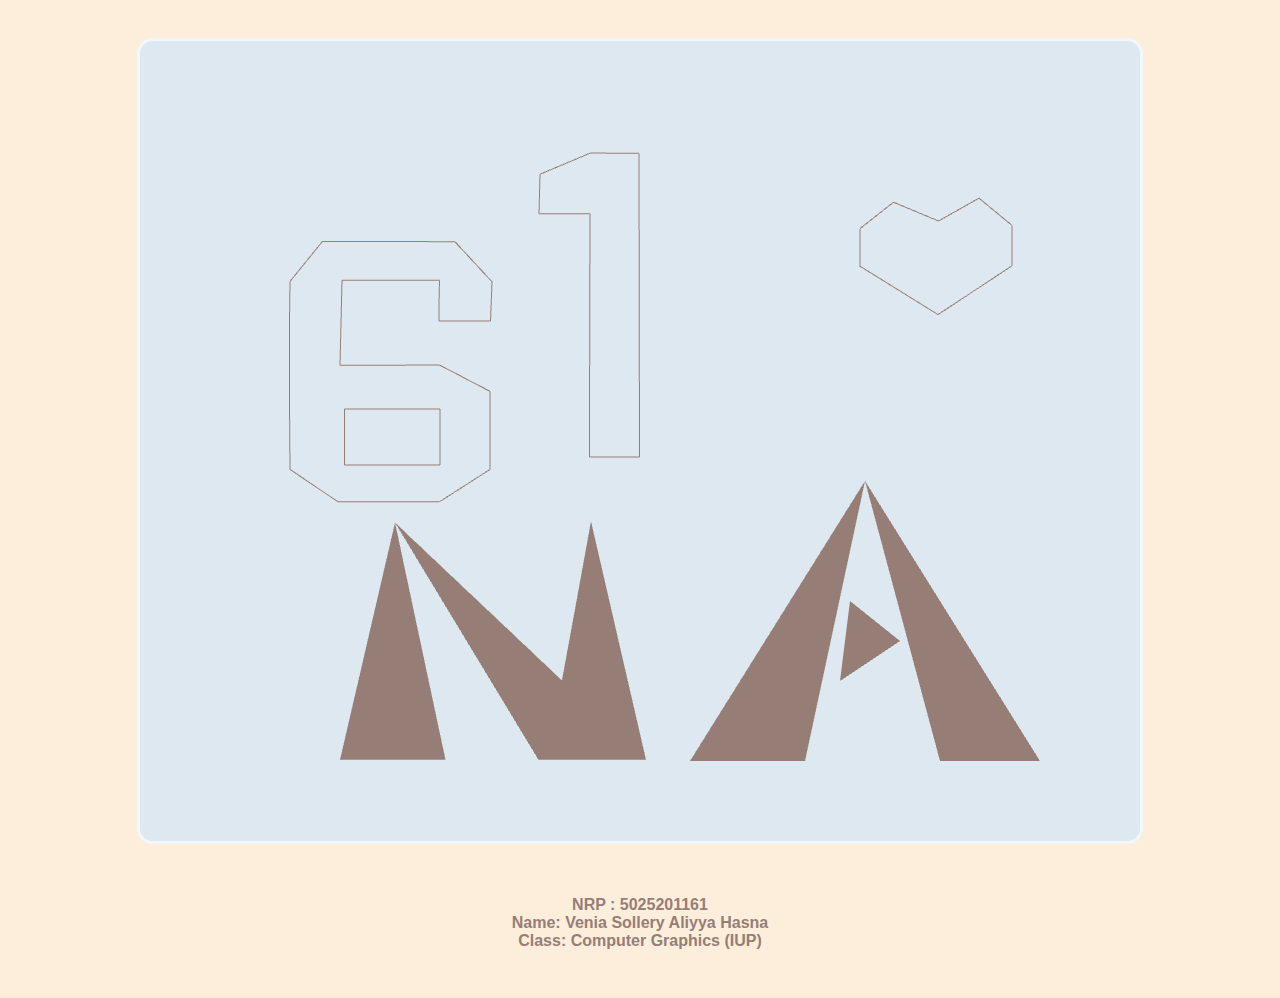
<file: assignment-webgl-2d/index.html>
<!DOCTYPE html>
<html lang="en">
<head>
    <meta charset="UTF-8">
    <meta http-equiv="X-UA-Compatible" content="IE=edge">
    <meta name="viewport" content="width=device-width, initial-scale=1.0">
    <link rel="stylesheet" href="style.css">
    <title>Learning WebGL</title>
</head>
<body onload="main()">
    <div class="canvas">
        <canvas id="myCanvas" width="1000" height="800">
            Your browser does not support WebGL
        </canvas>
    </div>
    <div class="name">
        <h2>NRP : 5025201161</h2>
        <h2>Name: Venia Sollery Aliyya Hasna</h2>
        <h2>Class: Computer Graphics (IUP)</h2>
    </div>
    <script src="main.js"></script>
</body>
</html>
</file>
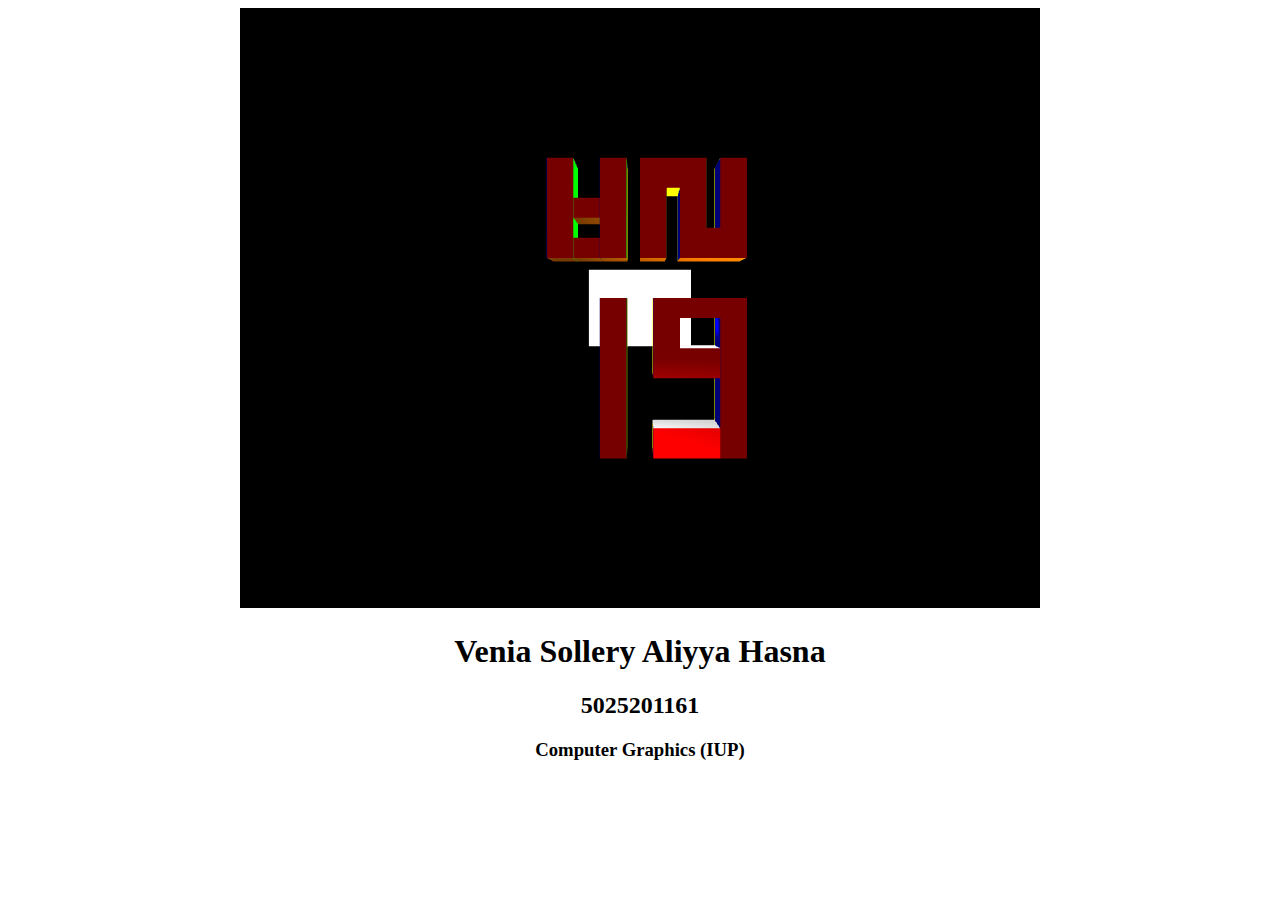
<file: assignment2-webgl-3d/index.html>
<!DOCTYPE html>
<html lang="en">
<head>
    <meta charset="UTF-8">
    <meta http-equiv="X-UA-Compatible" content="IE=edge">
    <meta name="viewport" content="width=device-width, initial-scale=1.0">
    <title>Learning WebGL</title>
</head>
<body onload="main()">
    <div style="text-align: center ;">
        <canvas id="myCanvas" width="800" height="600">
            Your browser does not support WebGL
        </canvas>
    </div>
    <div style="text-align: center ;">
        <h1>Venia Sollery Aliyya Hasna</h1>
        <h2>5025201161</h2>
        <h3>Computer Graphics (IUP)</h3>
    </div>
    <script src="toji-gl-matrix-v3.3.0-62-g8962b2e/toji-gl-matrix-8962b2e/dist/gl-matrix-min.js"></script>
    <script src="main.js"></script>
</body>
</html>
</file>
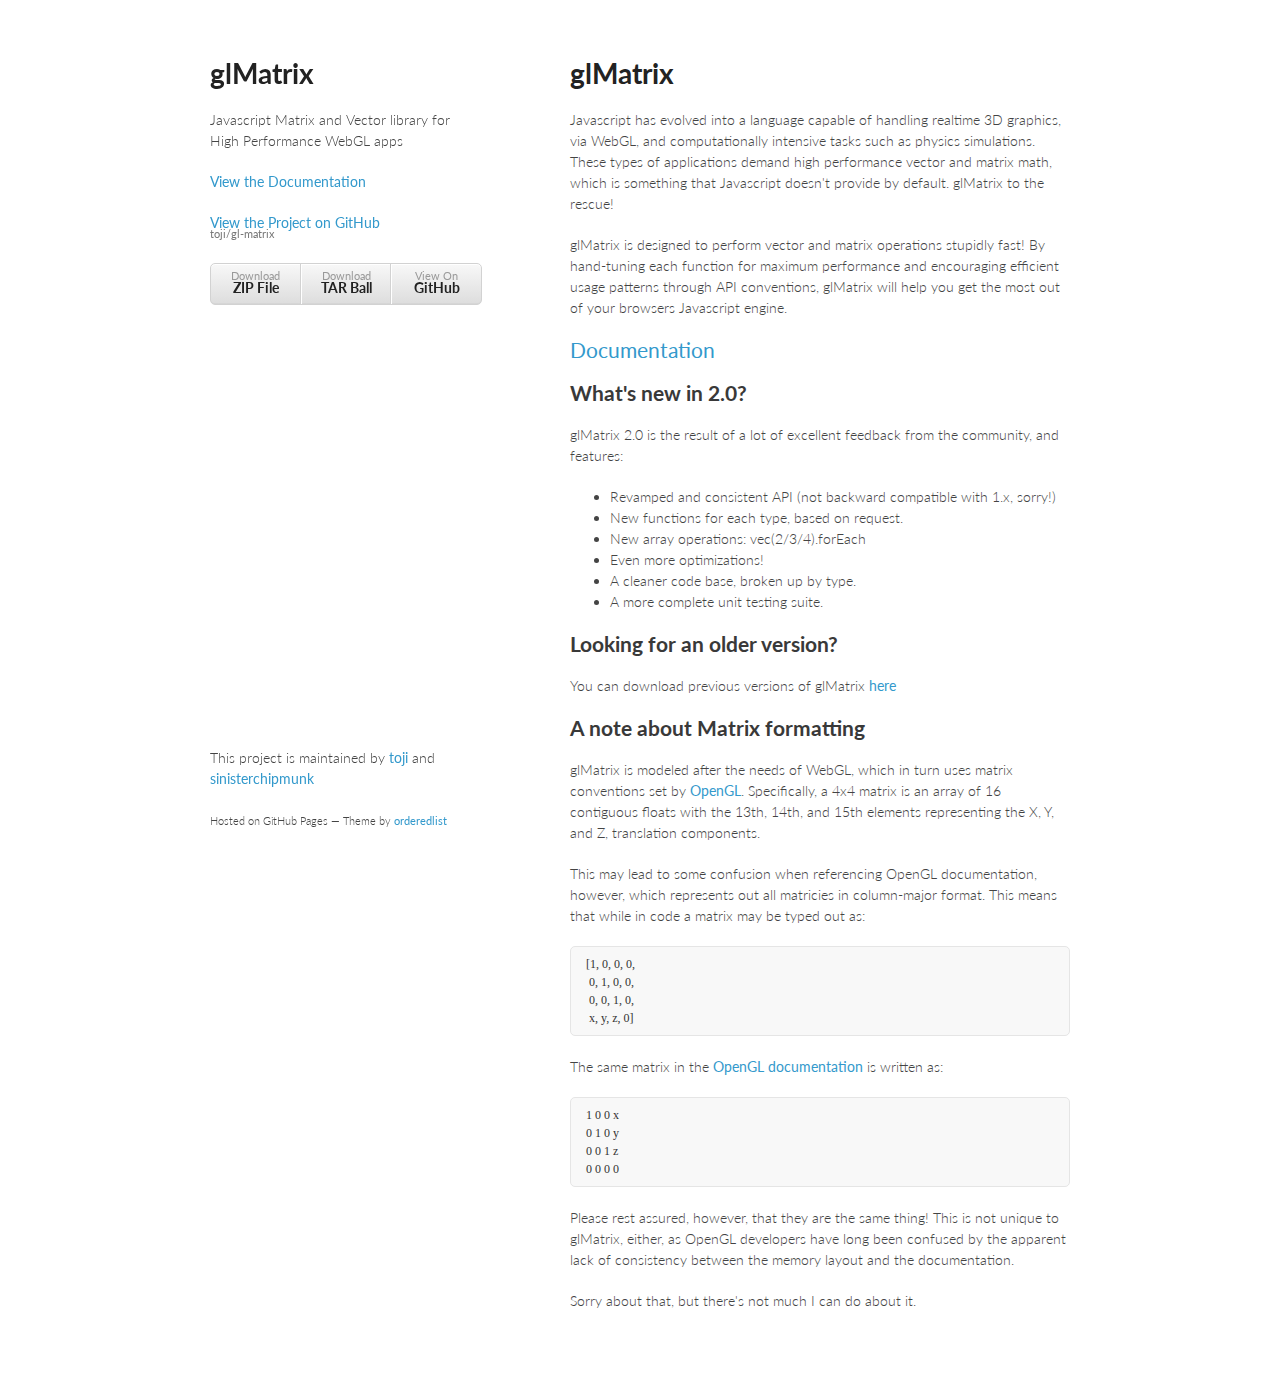
<file: assignment2-webgl-3d/toji-gl-matrix-v3.3.0-62-g8962b2e/toji-gl-matrix-8962b2e/index.html>
<!doctype html>
<html>
  <head>
    <meta charset="utf-8">
    <meta http-equiv="X-UA-Compatible" content="chrome=1">
    <title>glMatrix</title>

    <style>
      /* styles.css */
      @import url(https://fonts.googleapis.com/css?family=Lato:300italic,700italic,300,700);

      body {
        padding:50px;
        font:14px/1.5 Lato, "Helvetica Neue", Helvetica, Arial, sans-serif;
        color:#444;
        font-weight:300;
      }

      h1, h2, h3, h4, h5, h6 {
        color:#222;
        margin:0 0 20px;
      }

      p, ul, ol, table, pre, dl {
        margin:0 0 20px;
      }

      h1, h2, h3 {
        line-height:1.1;
      }

      h1 {
        font-size:28px;
      }

      h2 {
        color:#393939;
      }

      h3, h4, h5, h6 {
        color:#494949;
      }

      a {
        color:#39c;
        font-weight:400;
        text-decoration:none;
      }

      a small {
        font-size:11px;
        color:#777;
        margin-top:-0.6em;
        display:block;
      }

      .wrapper {
        width:860px;
        margin:0 auto;
      }

      blockquote {
        border-left:1px solid #e5e5e5;
        margin:0;
        padding:0 0 0 20px;
        font-style:italic;
      }

      code, pre {
        font-family:Monaco, Bitstream Vera Sans Mono, Lucida Console, Terminal;
        color:#333;
        font-size:12px;
      }

      pre {
        padding:8px 15px;
        background: #f8f8f8;  
        border-radius:5px;
        border:1px solid #e5e5e5;
        overflow-x: auto;
      }

      table {
        width:100%;
        border-collapse:collapse;
      }

      th, td {
        text-align:left;
        padding:5px 10px;
        border-bottom:1px solid #e5e5e5;
      }

      dt {
        color:#444;
        font-weight:700;
      }

      th {
        color:#444;
      }

      img {
        max-width:100%;
      }

      header {
        width:270px;
        float:left;
        position:fixed;
      }

      header ul {
        list-style:none;
        height:40px;
        
        padding:0;
        
        background: #eee;
        background: -moz-linear-gradient(top, #f8f8f8 0%, #dddddd 100%);
        background: -webkit-gradient(linear, left top, left bottom, color-stop(0%,#f8f8f8), color-stop(100%,#dddddd));
        background: -webkit-linear-gradient(top, #f8f8f8 0%,#dddddd 100%);
        background: -o-linear-gradient(top, #f8f8f8 0%,#dddddd 100%);
        background: -ms-linear-gradient(top, #f8f8f8 0%,#dddddd 100%);
        background: linear-gradient(top, #f8f8f8 0%,#dddddd 100%);
        
        border-radius:5px;
        border:1px solid #d2d2d2;
        box-shadow:inset #fff 0 1px 0, inset rgba(0,0,0,0.03) 0 -1px 0;
        width:270px;
      }

      header li {
        width:89px;
        float:left;
        border-right:1px solid #d2d2d2;
        height:40px;
      }

      header ul a {
        line-height:1;
        font-size:11px;
        color:#999;
        display:block;
        text-align:center;
        padding-top:6px;
        height:40px;
      }

      strong {
        color:#222;
        font-weight:700;
      }

      header ul li + li {
        width:88px;
        border-left:1px solid #fff;
      }

      header ul li + li + li {
        border-right:none;
        width:89px;
      }

      header ul a strong {
        font-size:14px;
        display:block;
        color:#222;
      }

      section {
        width:500px;
        float:right;
        padding-bottom:50px;
      }

      small {
        font-size:11px;
      }

      hr {
        border:0;
        background:#e5e5e5;
        height:1px;
        margin:0 0 20px;
      }

      footer {
        width:270px;
        float:left;
        position:fixed;
        bottom:50px;
      }

      @media print, screen and (max-width: 960px) {
        
        div.wrapper {
          width:auto;
          margin:0;
        }
        
        header, section, footer {
          float:none;
          position:static;
          width:auto;
        }
        
        header {
          padding-right:320px;
        }
        
        section {
          border:1px solid #e5e5e5;
          border-width:1px 0;
          padding:20px 0;
          margin:0 0 20px;
        }
        
        header a small {
          display:inline;
        }
        
        header ul {
          position:absolute;
          right:50px;
          top:52px;
        }
      }

      @media print, screen and (max-width: 720px) {
        body {
          word-wrap:break-word;
        }
        
        header {
          padding:0;
        }
        
        header ul, header p.view {
          position:static;
        }
        
        pre, code {
          word-wrap:normal;
        }
      }

      @media print, screen and (max-width: 480px) {
        body {
          padding:15px;
        }
        
        header ul {
          display:none;
        }
      }

      @media print {
        body {
          padding:0.4in;
          font-size:12pt;
          color:#444;
        }
      }

      /* pygment_trac.css */
      .highlight  { background: #ffffff; }
      .highlight .c { color: #999988; font-style: italic } /* Comment */
      .highlight .err { color: #a61717; background-color: #e3d2d2 } /* Error */
      .highlight .k { font-weight: bold } /* Keyword */
      .highlight .o { font-weight: bold } /* Operator */
      .highlight .cm { color: #999988; font-style: italic } /* Comment.Multiline */
      .highlight .cp { color: #999999; font-weight: bold } /* Comment.Preproc */
      .highlight .c1 { color: #999988; font-style: italic } /* Comment.Single */
      .highlight .cs { color: #999999; font-weight: bold; font-style: italic } /* Comment.Special */
      .highlight .gd { color: #000000; background-color: #ffdddd } /* Generic.Deleted */
      .highlight .gd .x { color: #000000; background-color: #ffaaaa } /* Generic.Deleted.Specific */
      .highlight .ge { font-style: italic } /* Generic.Emph */
      .highlight .gr { color: #aa0000 } /* Generic.Error */
      .highlight .gh { color: #999999 } /* Generic.Heading */
      .highlight .gi { color: #000000; background-color: #ddffdd } /* Generic.Inserted */
      .highlight .gi .x { color: #000000; background-color: #aaffaa } /* Generic.Inserted.Specific */
      .highlight .go { color: #888888 } /* Generic.Output */
      .highlight .gp { color: #555555 } /* Generic.Prompt */
      .highlight .gs { font-weight: bold } /* Generic.Strong */
      .highlight .gu { color: #800080; font-weight: bold; } /* Generic.Subheading */
      .highlight .gt { color: #aa0000 } /* Generic.Traceback */
      .highlight .kc { font-weight: bold } /* Keyword.Constant */
      .highlight .kd { font-weight: bold } /* Keyword.Declaration */
      .highlight .kn { font-weight: bold } /* Keyword.Namespace */
      .highlight .kp { font-weight: bold } /* Keyword.Pseudo */
      .highlight .kr { font-weight: bold } /* Keyword.Reserved */
      .highlight .kt { color: #445588; font-weight: bold } /* Keyword.Type */
      .highlight .m { color: #009999 } /* Literal.Number */
      .highlight .s { color: #d14 } /* Literal.String */
      .highlight .na { color: #008080 } /* Name.Attribute */
      .highlight .nb { color: #0086B3 } /* Name.Builtin */
      .highlight .nc { color: #445588; font-weight: bold } /* Name.Class */
      .highlight .no { color: #008080 } /* Name.Constant */
      .highlight .ni { color: #800080 } /* Name.Entity */
      .highlight .ne { color: #990000; font-weight: bold } /* Name.Exception */
      .highlight .nf { color: #990000; font-weight: bold } /* Name.Function */
      .highlight .nn { color: #555555 } /* Name.Namespace */
      .highlight .nt { color: #000080 } /* Name.Tag */
      .highlight .nv { color: #008080 } /* Name.Variable */
      .highlight .ow { font-weight: bold } /* Operator.Word */
      .highlight .w { color: #bbbbbb } /* Text.Whitespace */
      .highlight .mf { color: #009999 } /* Literal.Number.Float */
      .highlight .mh { color: #009999 } /* Literal.Number.Hex */
      .highlight .mi { color: #009999 } /* Literal.Number.Integer */
      .highlight .mo { color: #009999 } /* Literal.Number.Oct */
      .highlight .sb { color: #d14 } /* Literal.String.Backtick */
      .highlight .sc { color: #d14 } /* Literal.String.Char */
      .highlight .sd { color: #d14 } /* Literal.String.Doc */
      .highlight .s2 { color: #d14 } /* Literal.String.Double */
      .highlight .se { color: #d14 } /* Literal.String.Escape */
      .highlight .sh { color: #d14 } /* Literal.String.Heredoc */
      .highlight .si { color: #d14 } /* Literal.String.Interpol */
      .highlight .sx { color: #d14 } /* Literal.String.Other */
      .highlight .sr { color: #009926 } /* Literal.String.Regex */
      .highlight .s1 { color: #d14 } /* Literal.String.Single */
      .highlight .ss { color: #990073 } /* Literal.String.Symbol */
      .highlight .bp { color: #999999 } /* Name.Builtin.Pseudo */
      .highlight .vc { color: #008080 } /* Name.Variable.Class */
      .highlight .vg { color: #008080 } /* Name.Variable.Global */
      .highlight .vi { color: #008080 } /* Name.Variable.Instance */
      .highlight .il { color: #009999 } /* Literal.Number.Integer.Long */

      .type-csharp .highlight .k { color: #0000FF }
      .type-csharp .highlight .kt { color: #0000FF }
      .type-csharp .highlight .nf { color: #000000; font-weight: normal }
      .type-csharp .highlight .nc { color: #2B91AF }
      .type-csharp .highlight .nn { color: #000000 }
      .type-csharp .highlight .s { color: #A31515 }
      .type-csharp .highlight .sc { color: #A31515 }
    </style>
    <meta name="viewport" content="width=device-width, initial-scale=1, user-scalable=no">
    <script src="dist/gl-matrix.js"></script>
    <script>
      window["mat2"] = glMatrix.mat2;
      window["mat2d"] = glMatrix.mat2d;
      window["mat3"] = glMatrix.mat3;
      window["mat4"] = glMatrix.mat4;
      window["quat"] = glMatrix.quat;
      window["quat2"] = glMatrix.quat2;
      window["vec2"] = glMatrix.vec2;
      window["vec3"] = glMatrix.vec3;
      window["vec4"] = glMatrix.vec4;
      window["glMatrix"] = glMatrix.glMatrix;
    </script>
  </head>
  <body>
    <div class="wrapper">
      <header>
        <h1>glMatrix</h1>
        <p>Javascript Matrix and Vector library for High Performance WebGL apps</p>

        <p class="view"><a href="docs">View the Documentation</a></p>

        <p class="view"><a href="https://github.com/toji/gl-matrix">View the Project on GitHub <small>toji/gl-matrix</small></a></p>

        <ul>
          <li><a href="https://github.com/toji/gl-matrix/zipball/master">Download <strong>ZIP File</strong></a></li>
          <li><a href="https://github.com/toji/gl-matrix/tarball/master">Download <strong>TAR Ball</strong></a></li>
          <li><a href="https://github.com/toji/gl-matrix">View On <strong>GitHub</strong></a></li>
        </ul>
      </header>
      <section>
        <h1>glMatrix</h1>

<p>Javascript has evolved into a language capable of handling realtime 3D graphics, 
via WebGL, and computationally intensive tasks such as physics simulations.
These types of applications demand high performance vector and matrix math,
which is something that Javascript doesn't provide by default.
glMatrix to the rescue!</p>

<p>glMatrix is designed to perform vector and matrix operations stupidly fast! By
hand-tuning each function for maximum performance and encouraging efficient
usage patterns through API conventions, glMatrix will help you get the most out
of your browsers Javascript engine.</p>

<h2><a href="docs">Documentation</a></h2>

<h2>What's new in 2.0?</h2>

<p>glMatrix 2.0 is the result of a lot of excellent feedback from the community,
and features:</p>

<ul>
<li>Revamped and consistent API (not backward compatible with 1.x, sorry!)</li>
<li>New functions for each type, based on request.</li>
<li>New array operations: vec(2/3/4).forEach</li>
<li>Even more optimizations!</li>
<li>A cleaner code base, broken up by type.</li>
<li>A more complete unit testing suite.</li>
</ul><h2>Looking for an older version?</h2>

<p>You can download previous versions of glMatrix <a href="https://github.com/toji/gl-matrix/tags">here</a></p>

<h2>A note about Matrix formatting</h2>

<p>glMatrix is modeled after the needs of WebGL, which in turn uses matrix
conventions set by <a href="http://www.opengl.org/archives/resources/faq/technical/transformations.htm">OpenGL</a>.
Specifically, a 4x4 matrix is an array of 16 contiguous floats with the 13th,
14th, and 15th elements representing the X, Y, and Z, translation components.</p>

<p>This may lead to some confusion when referencing OpenGL documentation, however,
which represents out all matricies in column-major format. This means that while
in code a matrix may be typed out as:</p>

<pre><code>[1, 0, 0, 0,
 0, 1, 0, 0,
 0, 0, 1, 0,
 x, y, z, 0]
</code></pre>

<p>The same matrix in the <a href="http://www.opengl.org/sdk/docs/man2/xhtml/glTranslate.xml">OpenGL documentation</a>
is written as:</p>

<pre><code>1 0 0 x
0 1 0 y
0 0 1 z
0 0 0 0
</code></pre>

<p>Please rest assured, however, that they are the same thing! This is not unique
to glMatrix, either, as OpenGL developers have long been confused by the
apparent lack of consistency between the memory layout and the documentation.</p>

<p>Sorry about that, but there's not much I can do about it.</p>
      </section>
      <footer>
        <p>This project is maintained by <a href="https://github.com/toji">toji</a> and <a href="https://github.com/sinisterchipmunk">sinisterchipmunk</a></p>
        <p><small>Hosted on GitHub Pages &mdash; Theme by <a href="https://github.com/orderedlist">orderedlist</a></small></p>
      </footer>
    </div>    
  </body>
</html>
</file>
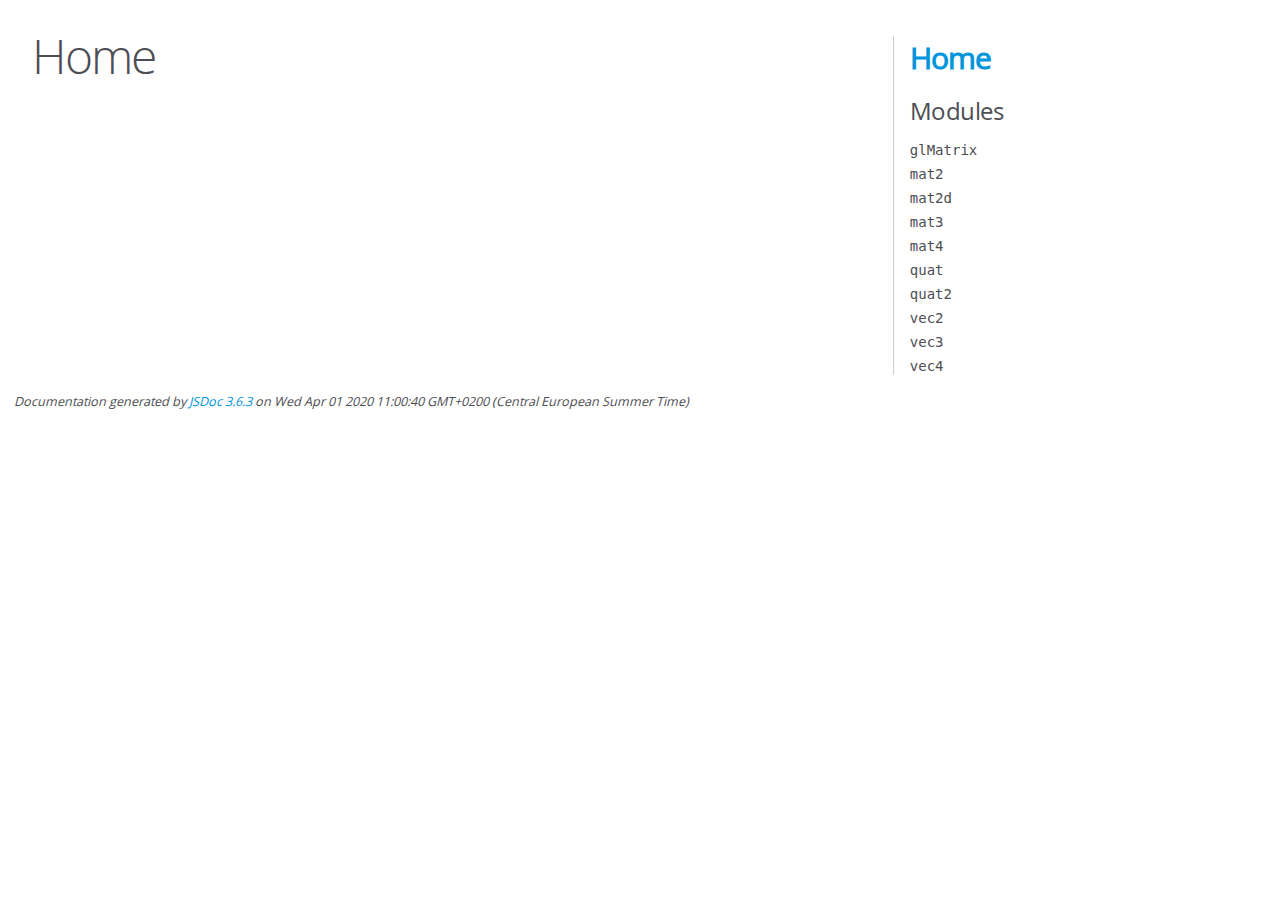
<file: assignment2-webgl-3d/toji-gl-matrix-v3.3.0-62-g8962b2e/toji-gl-matrix-8962b2e/docs/index.html>
<!DOCTYPE html>
<html lang="en">
<head>
    <meta charset="utf-8">
    <title>JSDoc: Home</title>

    <script src="scripts/prettify/prettify.js"> </script>
    <script src="scripts/prettify/lang-css.js"> </script>
    <!--[if lt IE 9]>
      <script src="//html5shiv.googlecode.com/svn/trunk/html5.js"></script>
    <![endif]-->
    <link type="text/css" rel="stylesheet" href="styles/prettify-tomorrow.css">
    <link type="text/css" rel="stylesheet" href="styles/jsdoc-default.css">
</head>

<body>

<div id="main">

    <h1 class="page-title">Home</h1>

    



    


    <h3> </h3>










    









</div>

<nav>
    <h2><a href="index.html">Home</a></h2><h3>Modules</h3><ul><li><a href="module-glMatrix.html">glMatrix</a></li><li><a href="module-mat2.html">mat2</a></li><li><a href="module-mat2d.html">mat2d</a></li><li><a href="module-mat3.html">mat3</a></li><li><a href="module-mat4.html">mat4</a></li><li><a href="module-quat.html">quat</a></li><li><a href="module-quat2.html">quat2</a></li><li><a href="module-vec2.html">vec2</a></li><li><a href="module-vec3.html">vec3</a></li><li><a href="module-vec4.html">vec4</a></li></ul>
</nav>

<br class="clear">

<footer>
    Documentation generated by <a href="https://github.com/jsdoc/jsdoc">JSDoc 3.6.3</a> on Wed Apr 01 2020 11:00:40 GMT+0200 (Central European Summer Time)
</footer>

<script> prettyPrint(); </script>
<script src="scripts/linenumber.js"> </script>
</body>
</html>
</file>
<file: assignment2-webgl-3d/three.html>
<!DOCTYPE html>
<html>
	<head>
		<meta charset="utf-8">
		<title>My first three.js app</title>
		<style>
			body { margin: 0; }
		</style>
	</head>
	<body>
		<script src="three.js"></script>
		<script>
			const scene = new THREE.Scene();
            const camera = new THREE.PerspectiveCamera( 75, window.innerWidth / window.innerHeight, 0.1, 1000 );
            const renderer = new THREE.WebGLRenderer();
            renderer.setSize( window.innerWidth, window.innerHeight );
            document.body.appendChild(renderer.domElement);

            //Start to draw object
            const geometry = new THREE.BoxGeometry(1, 1, 1);
            const material = new THREE.MeshBasicMaterial( {color:  0x00ff00 });
            const cube = new THREE.Mesh(geometry, material);
            scene.add( cube );

            camera.position.z = 5;

            function animate() {
	        requestAnimationFrame( animate );
            
            cube.rotation.x += 0.01;
            cube.rotation.y += 0.01;
            renderer.render( scene, camera );
            }
            animate();
		</script>
	</body>
</html>
</file>
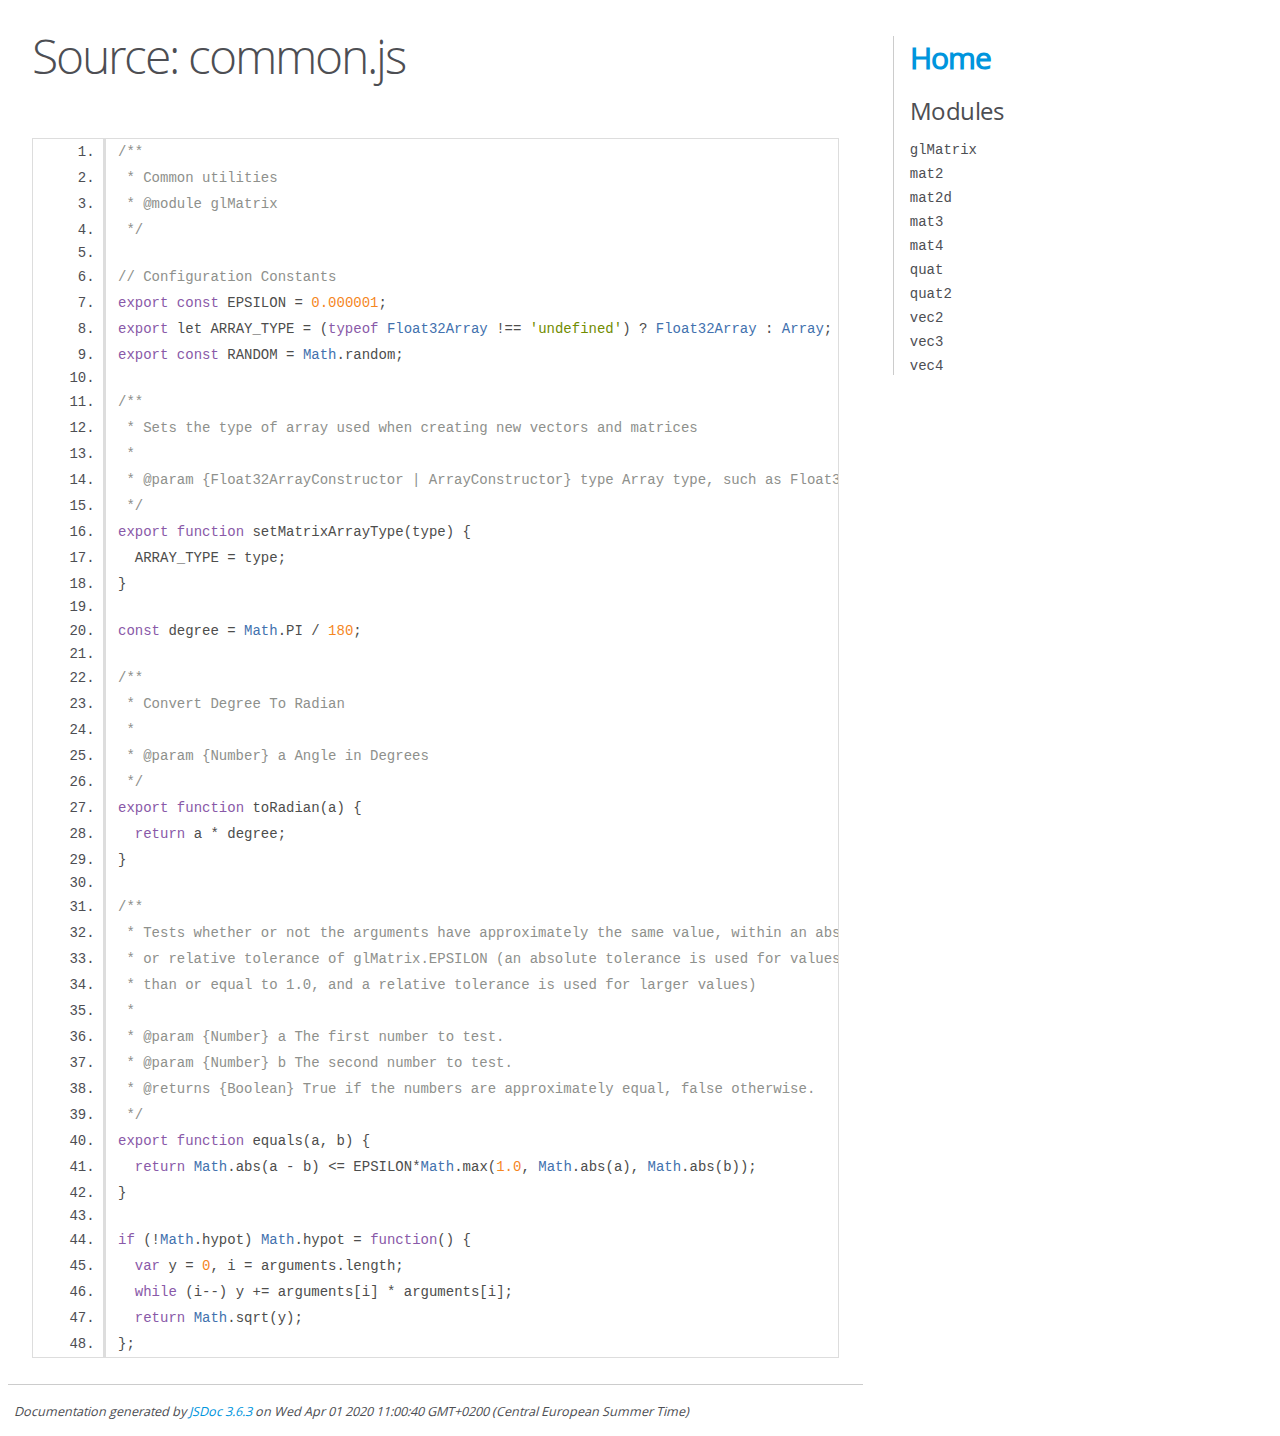
<file: assignment2-webgl-3d/toji-gl-matrix-v3.3.0-62-g8962b2e/toji-gl-matrix-8962b2e/docs/common.js.html>
<!DOCTYPE html>
<html lang="en">
<head>
    <meta charset="utf-8">
    <title>JSDoc: Source: common.js</title>

    <script src="scripts/prettify/prettify.js"> </script>
    <script src="scripts/prettify/lang-css.js"> </script>
    <!--[if lt IE 9]>
      <script src="//html5shiv.googlecode.com/svn/trunk/html5.js"></script>
    <![endif]-->
    <link type="text/css" rel="stylesheet" href="styles/prettify-tomorrow.css">
    <link type="text/css" rel="stylesheet" href="styles/jsdoc-default.css">
</head>

<body>

<div id="main">

    <h1 class="page-title">Source: common.js</h1>

    



    
    <section>
        <article>
            <pre class="prettyprint source linenums"><code>/**
 * Common utilities
 * @module glMatrix
 */

// Configuration Constants
export const EPSILON = 0.000001;
export let ARRAY_TYPE = (typeof Float32Array !== 'undefined') ? Float32Array : Array;
export const RANDOM = Math.random;

/**
 * Sets the type of array used when creating new vectors and matrices
 *
 * @param {Float32ArrayConstructor | ArrayConstructor} type Array type, such as Float32Array or Array
 */
export function setMatrixArrayType(type) {
  ARRAY_TYPE = type;
}

const degree = Math.PI / 180;

/**
 * Convert Degree To Radian
 *
 * @param {Number} a Angle in Degrees
 */
export function toRadian(a) {
  return a * degree;
}

/**
 * Tests whether or not the arguments have approximately the same value, within an absolute
 * or relative tolerance of glMatrix.EPSILON (an absolute tolerance is used for values less
 * than or equal to 1.0, and a relative tolerance is used for larger values)
 *
 * @param {Number} a The first number to test.
 * @param {Number} b The second number to test.
 * @returns {Boolean} True if the numbers are approximately equal, false otherwise.
 */
export function equals(a, b) {
  return Math.abs(a - b) &lt;= EPSILON*Math.max(1.0, Math.abs(a), Math.abs(b));
}

if (!Math.hypot) Math.hypot = function() {
  var y = 0, i = arguments.length;
  while (i--) y += arguments[i] * arguments[i];
  return Math.sqrt(y);
};
</code></pre>
        </article>
    </section>




</div>

<nav>
    <h2><a href="index.html">Home</a></h2><h3>Modules</h3><ul><li><a href="module-glMatrix.html">glMatrix</a></li><li><a href="module-mat2.html">mat2</a></li><li><a href="module-mat2d.html">mat2d</a></li><li><a href="module-mat3.html">mat3</a></li><li><a href="module-mat4.html">mat4</a></li><li><a href="module-quat.html">quat</a></li><li><a href="module-quat2.html">quat2</a></li><li><a href="module-vec2.html">vec2</a></li><li><a href="module-vec3.html">vec3</a></li><li><a href="module-vec4.html">vec4</a></li></ul>
</nav>

<br class="clear">

<footer>
    Documentation generated by <a href="https://github.com/jsdoc/jsdoc">JSDoc 3.6.3</a> on Wed Apr 01 2020 11:00:40 GMT+0200 (Central European Summer Time)
</footer>

<script> prettyPrint(); </script>
<script src="scripts/linenumber.js"> </script>
</body>
</html>
</file>
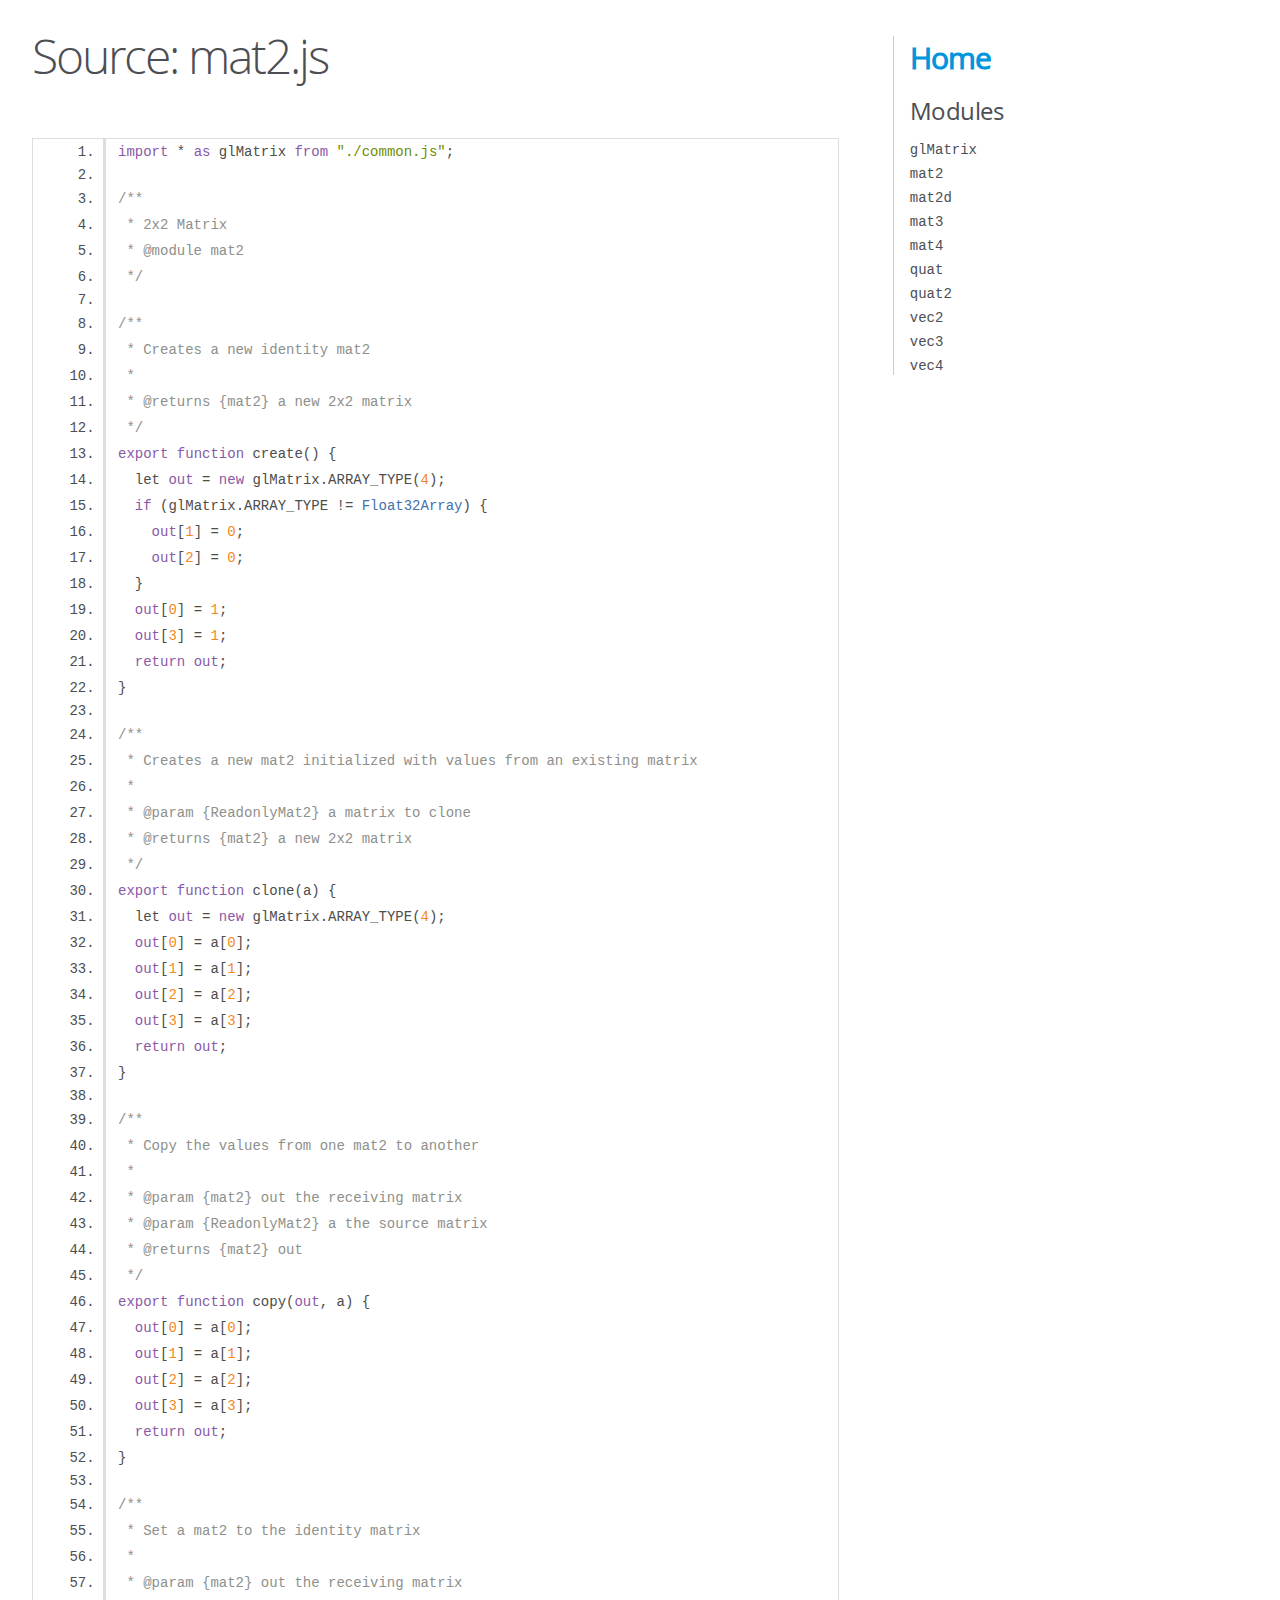
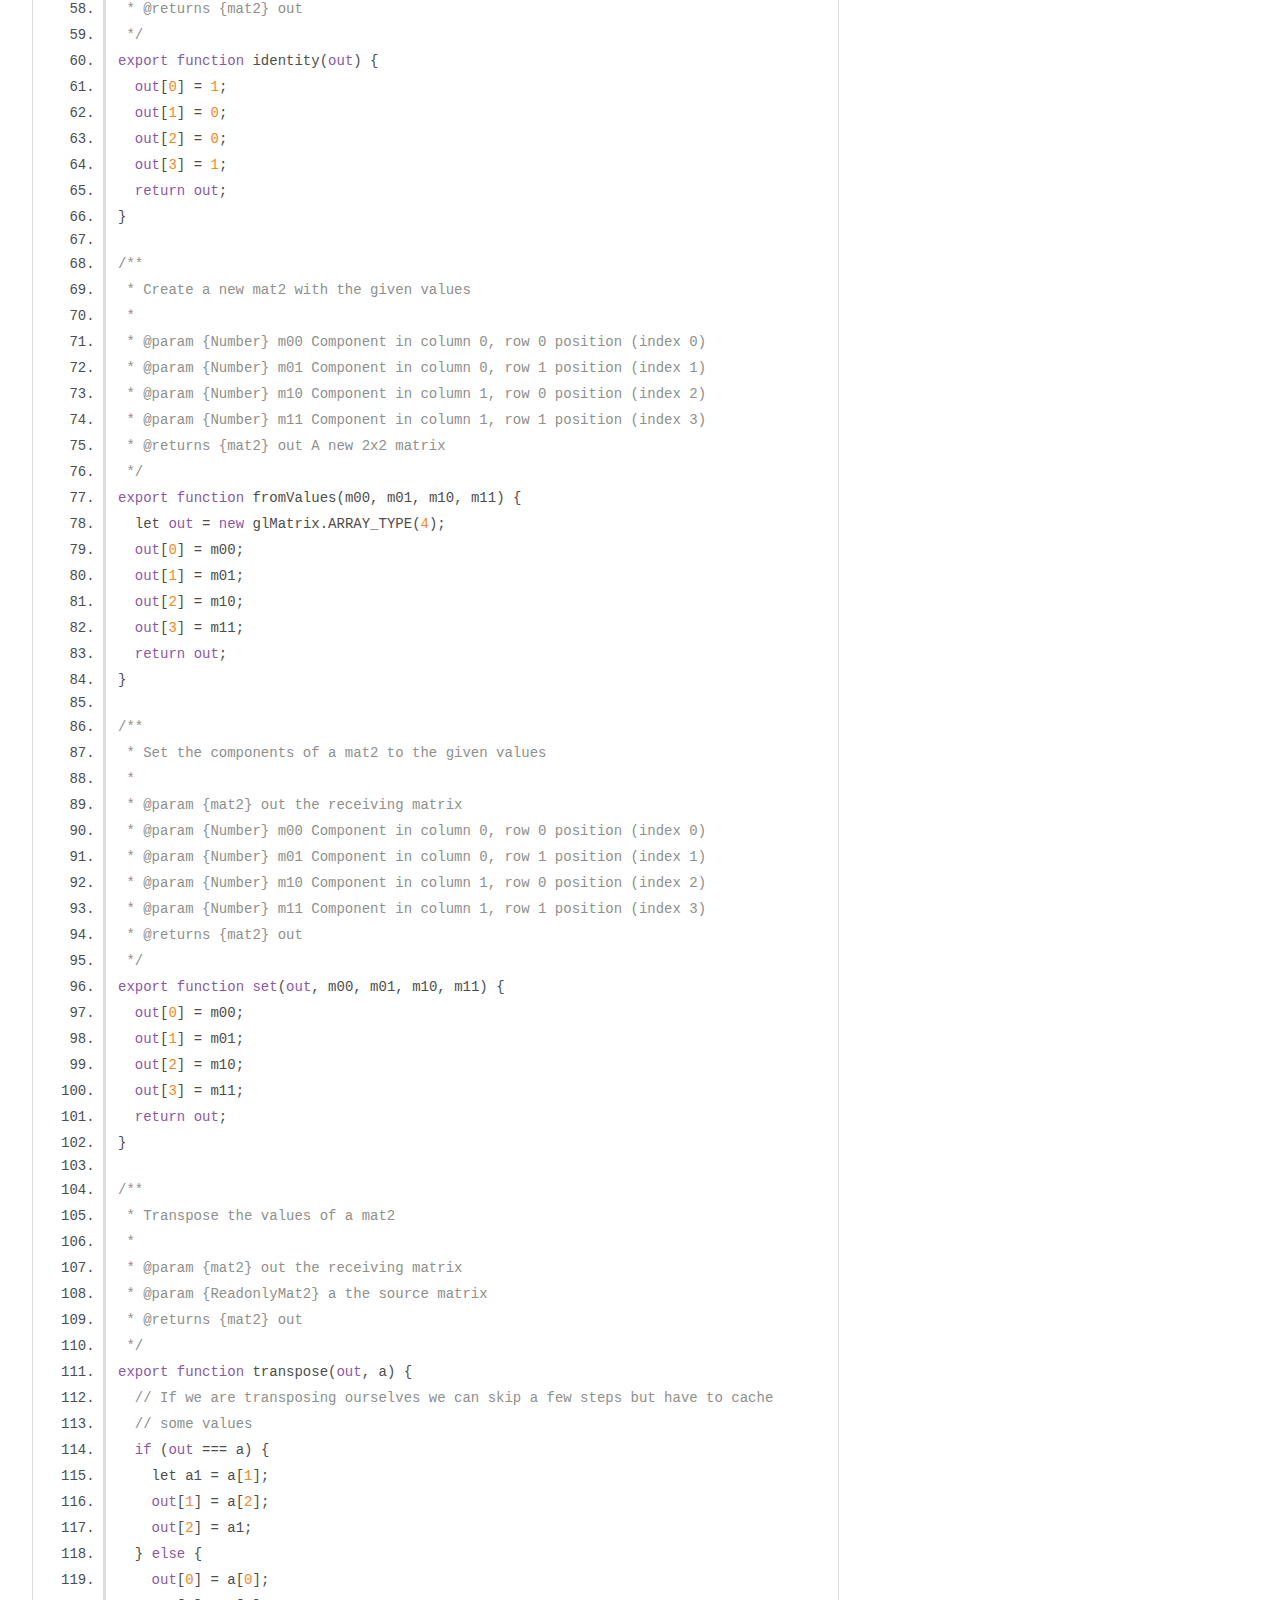
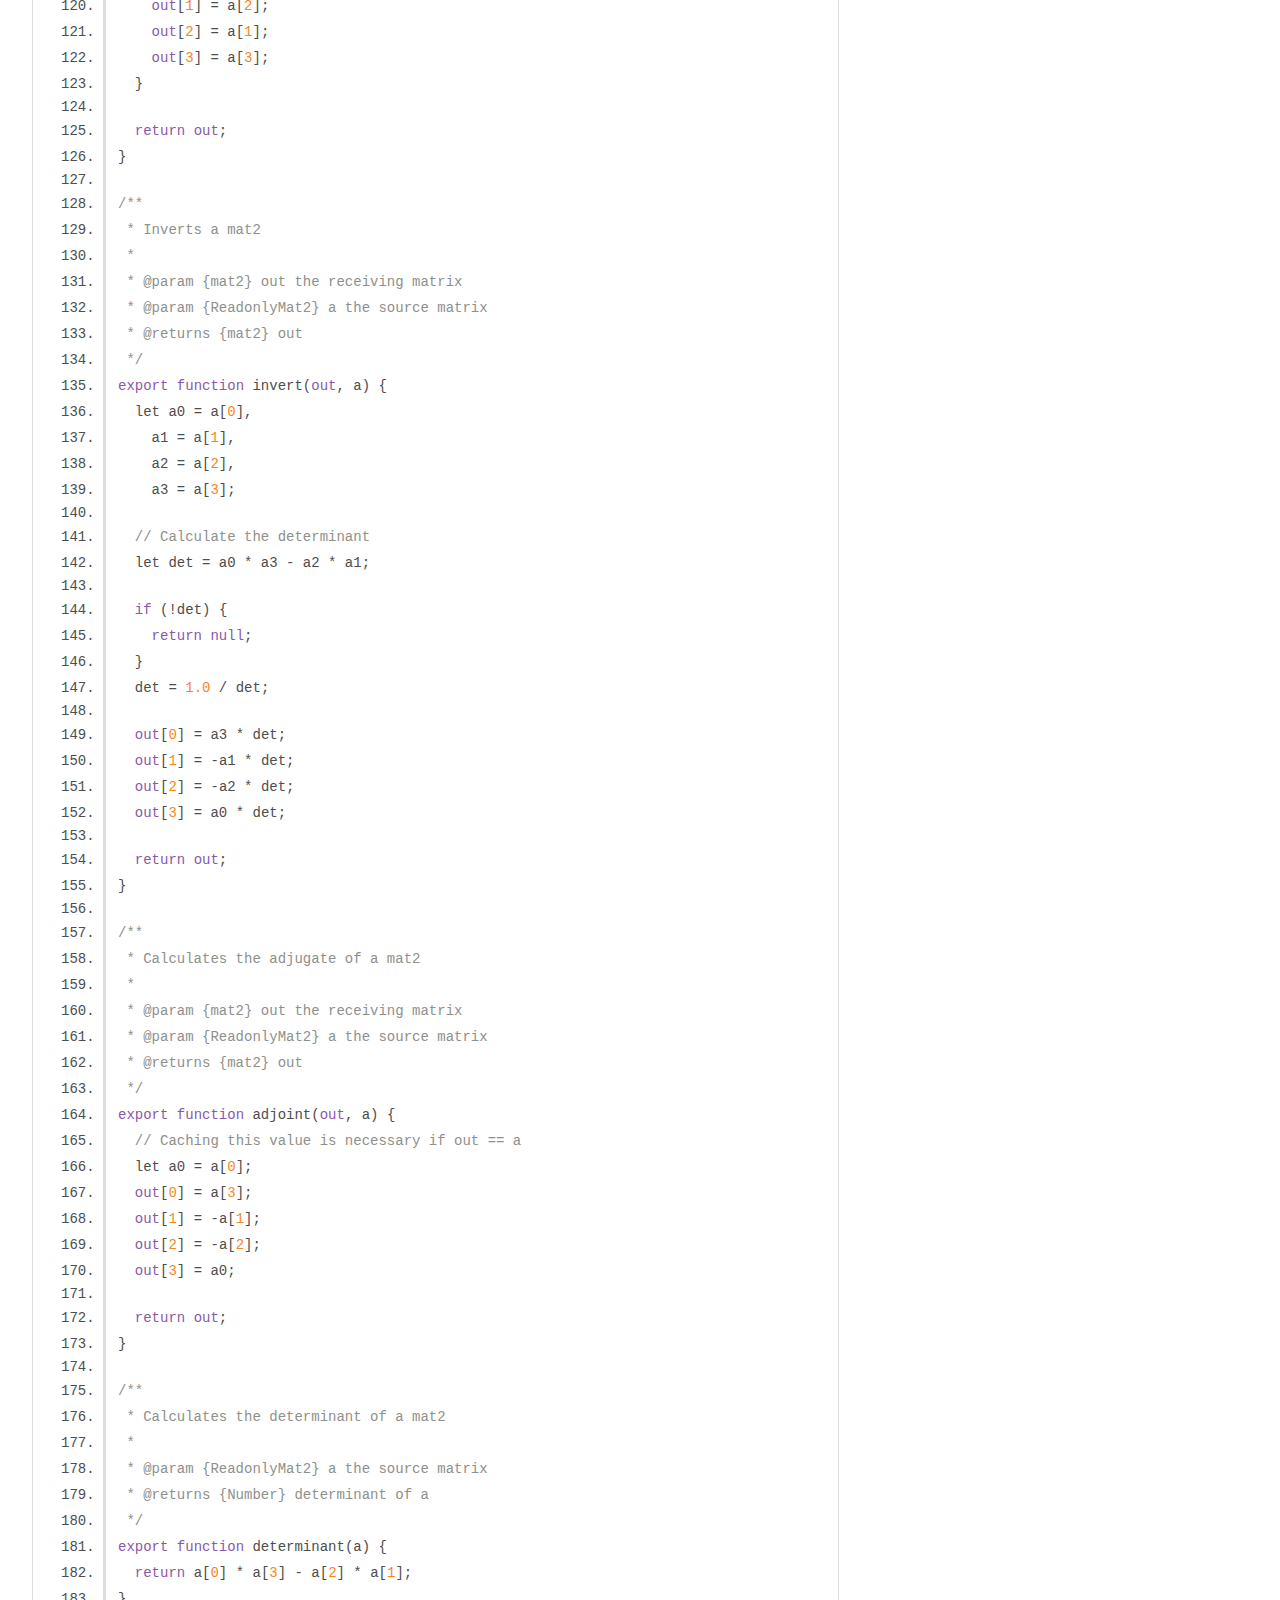
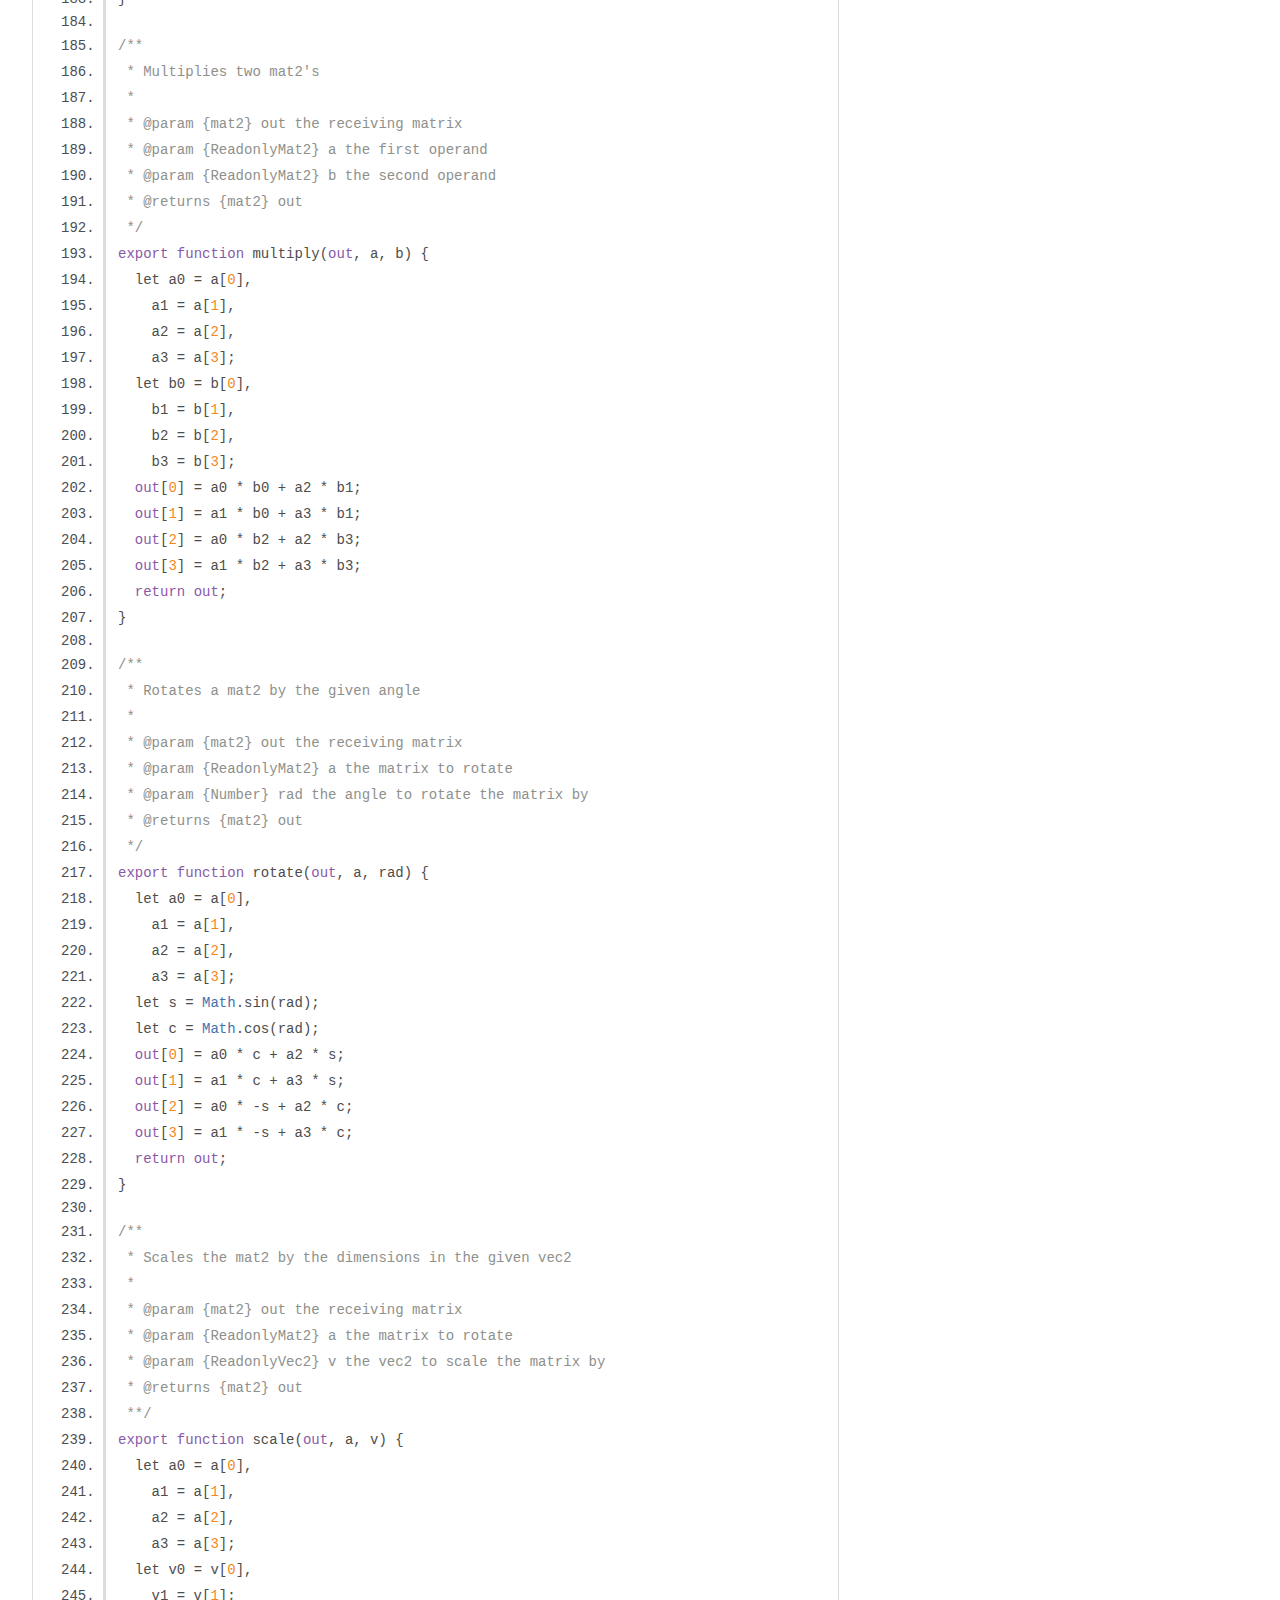
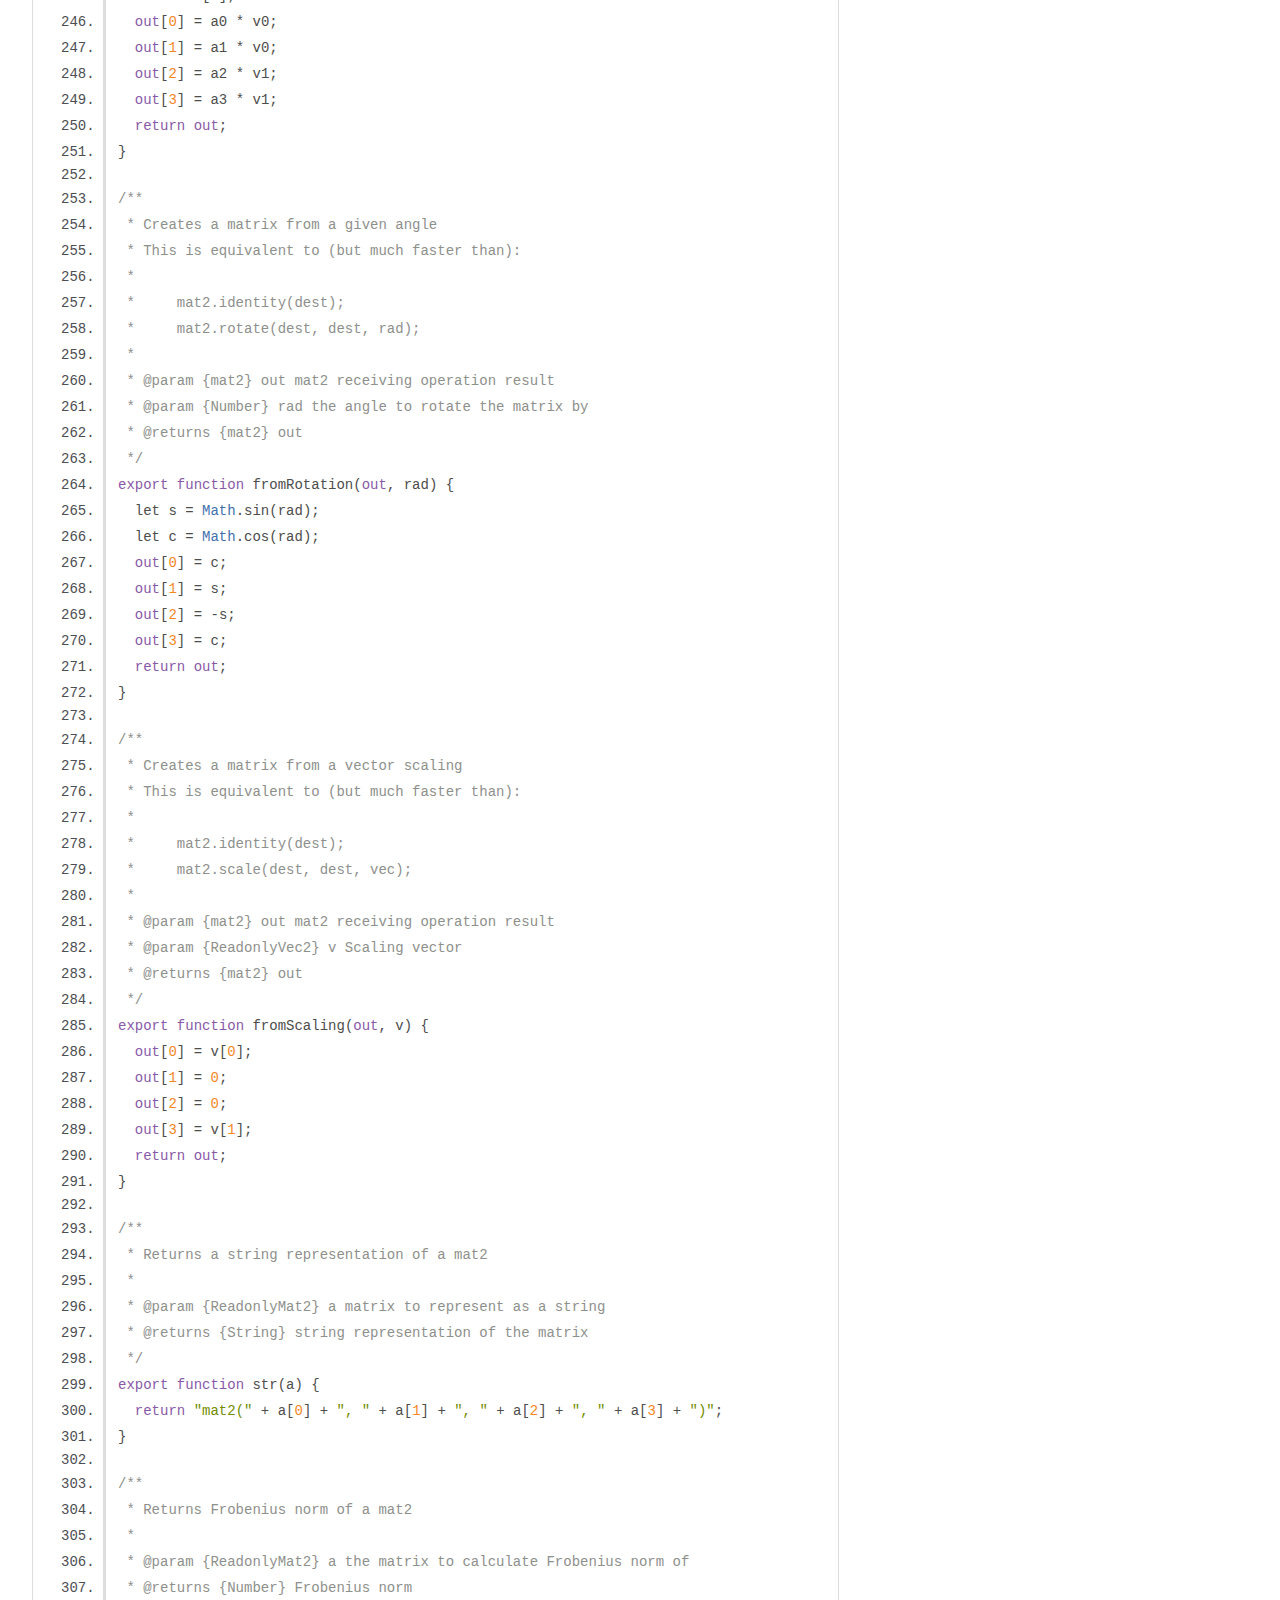
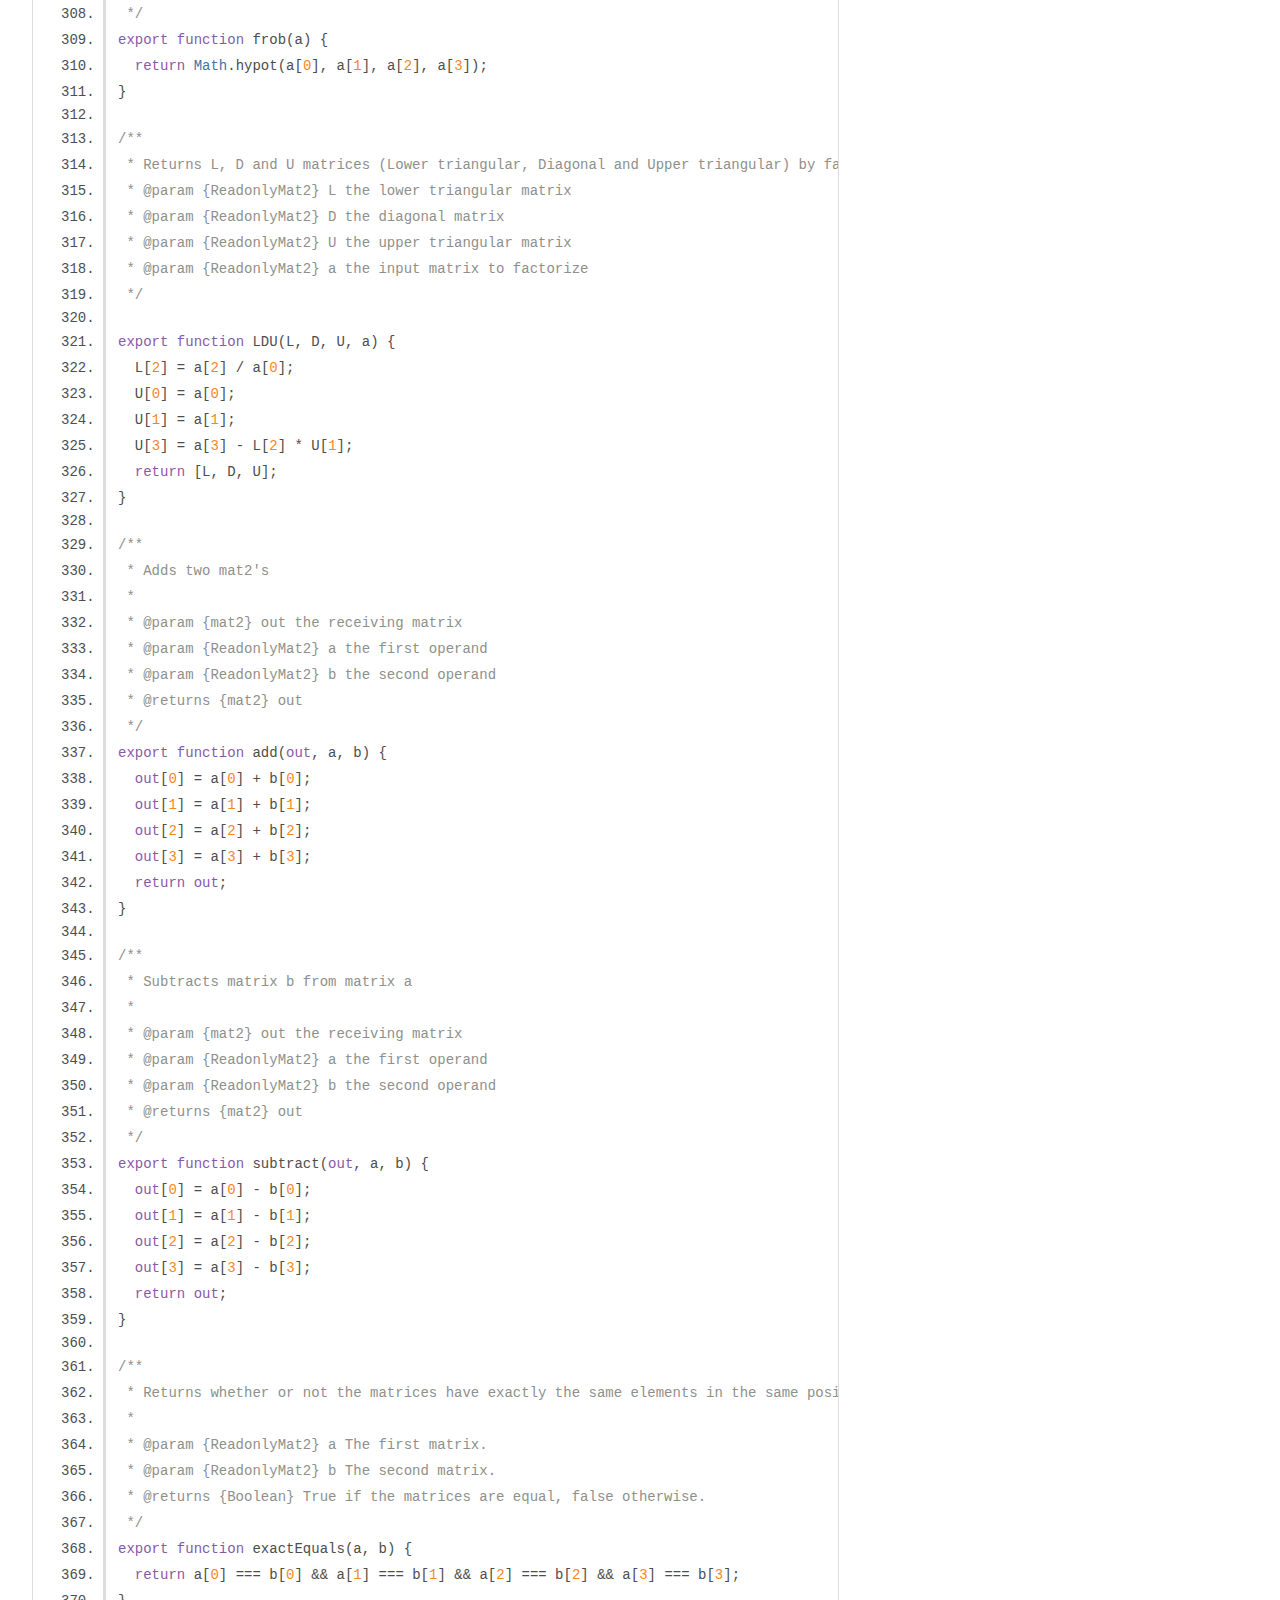
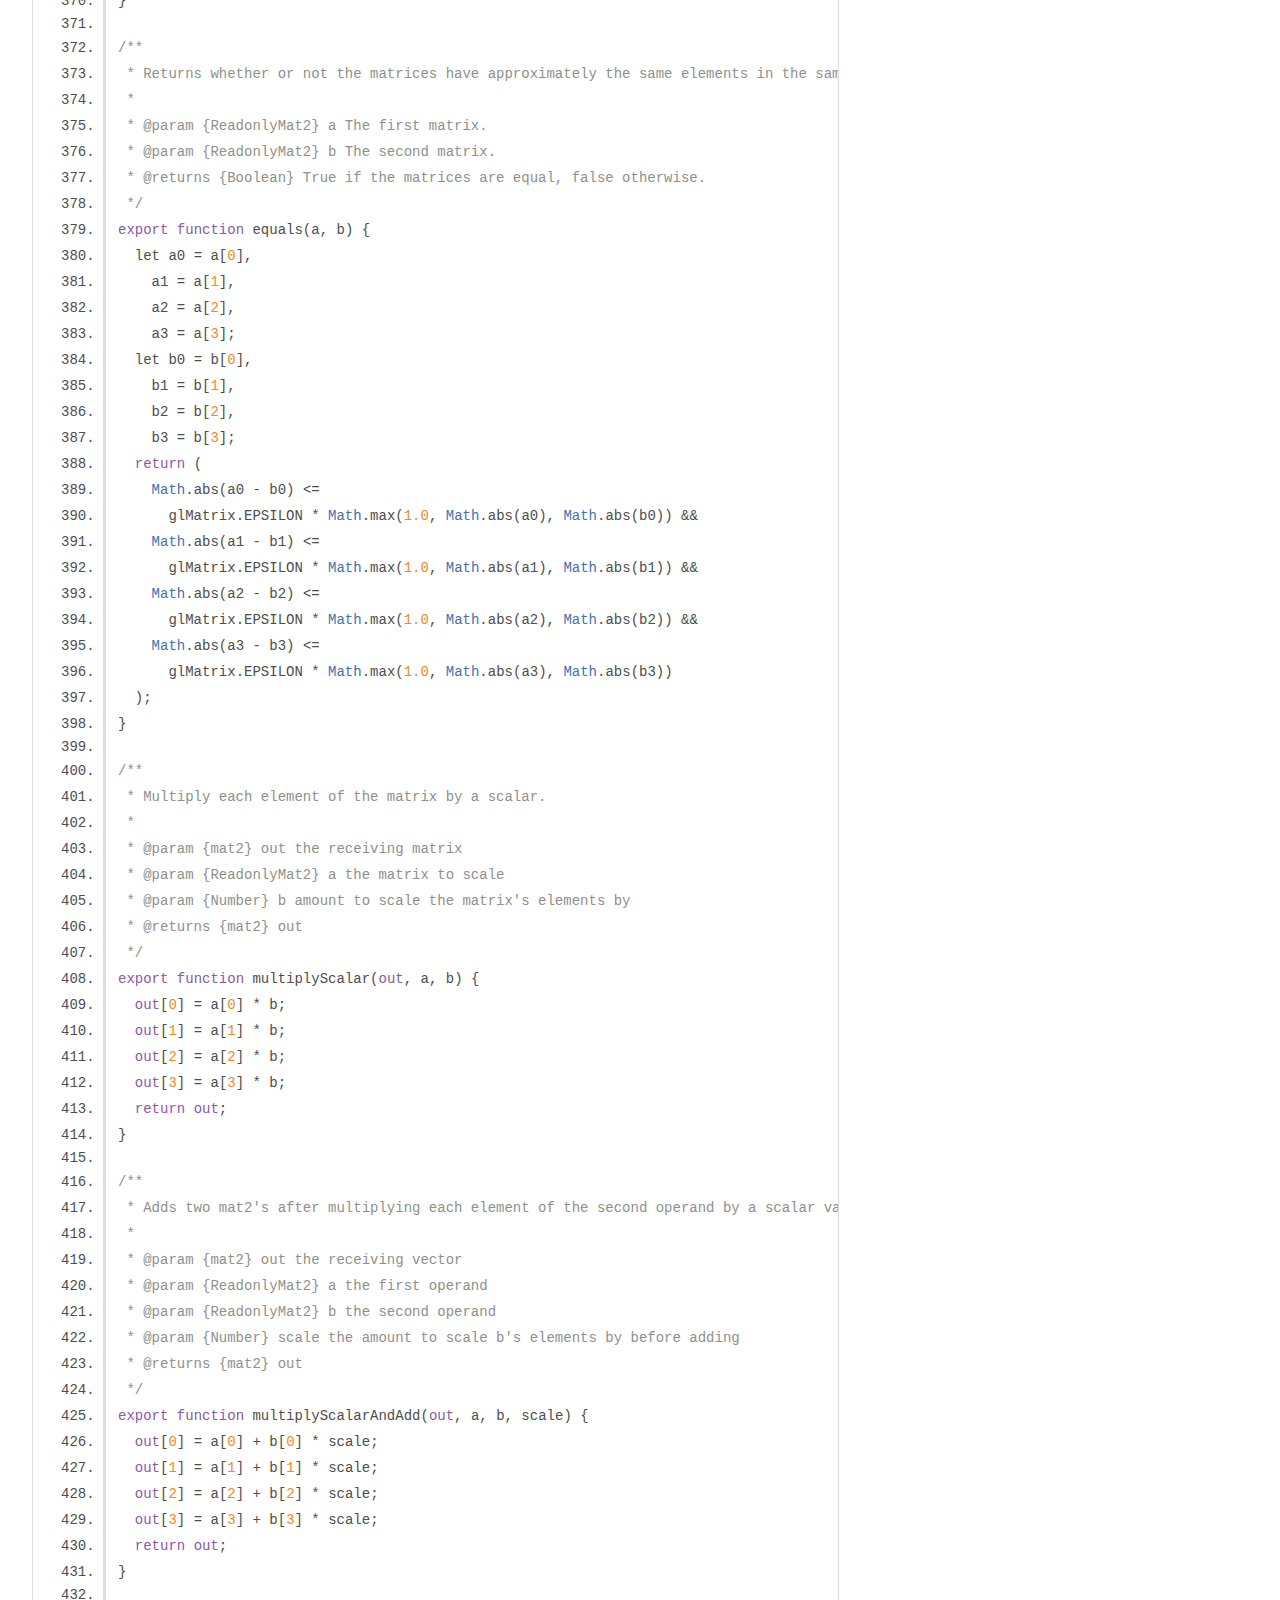
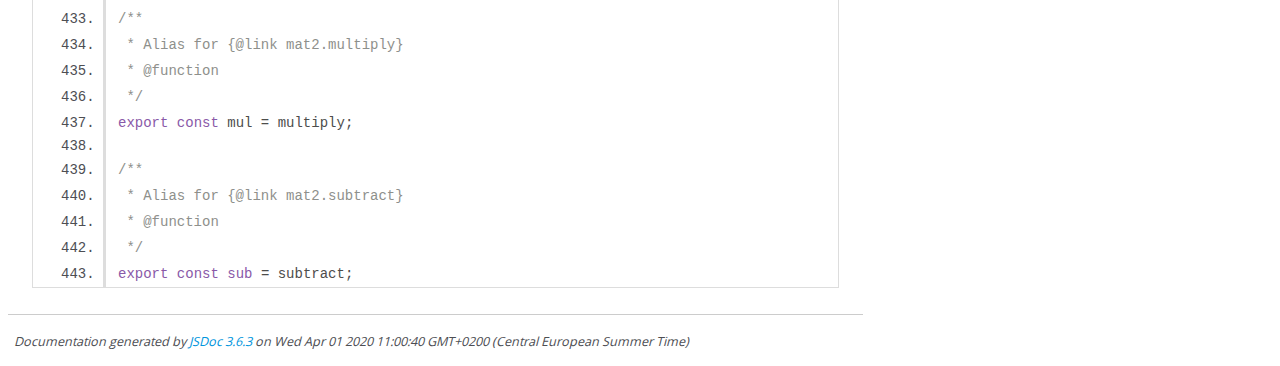
<file: assignment2-webgl-3d/toji-gl-matrix-v3.3.0-62-g8962b2e/toji-gl-matrix-8962b2e/docs/mat2.js.html>
<!DOCTYPE html>
<html lang="en">
<head>
    <meta charset="utf-8">
    <title>JSDoc: Source: mat2.js</title>

    <script src="scripts/prettify/prettify.js"> </script>
    <script src="scripts/prettify/lang-css.js"> </script>
    <!--[if lt IE 9]>
      <script src="//html5shiv.googlecode.com/svn/trunk/html5.js"></script>
    <![endif]-->
    <link type="text/css" rel="stylesheet" href="styles/prettify-tomorrow.css">
    <link type="text/css" rel="stylesheet" href="styles/jsdoc-default.css">
</head>

<body>

<div id="main">

    <h1 class="page-title">Source: mat2.js</h1>

    



    
    <section>
        <article>
            <pre class="prettyprint source linenums"><code>import * as glMatrix from "./common.js";

/**
 * 2x2 Matrix
 * @module mat2
 */

/**
 * Creates a new identity mat2
 *
 * @returns {mat2} a new 2x2 matrix
 */
export function create() {
  let out = new glMatrix.ARRAY_TYPE(4);
  if (glMatrix.ARRAY_TYPE != Float32Array) {
    out[1] = 0;
    out[2] = 0;
  }
  out[0] = 1;
  out[3] = 1;
  return out;
}

/**
 * Creates a new mat2 initialized with values from an existing matrix
 *
 * @param {ReadonlyMat2} a matrix to clone
 * @returns {mat2} a new 2x2 matrix
 */
export function clone(a) {
  let out = new glMatrix.ARRAY_TYPE(4);
  out[0] = a[0];
  out[1] = a[1];
  out[2] = a[2];
  out[3] = a[3];
  return out;
}

/**
 * Copy the values from one mat2 to another
 *
 * @param {mat2} out the receiving matrix
 * @param {ReadonlyMat2} a the source matrix
 * @returns {mat2} out
 */
export function copy(out, a) {
  out[0] = a[0];
  out[1] = a[1];
  out[2] = a[2];
  out[3] = a[3];
  return out;
}

/**
 * Set a mat2 to the identity matrix
 *
 * @param {mat2} out the receiving matrix
 * @returns {mat2} out
 */
export function identity(out) {
  out[0] = 1;
  out[1] = 0;
  out[2] = 0;
  out[3] = 1;
  return out;
}

/**
 * Create a new mat2 with the given values
 *
 * @param {Number} m00 Component in column 0, row 0 position (index 0)
 * @param {Number} m01 Component in column 0, row 1 position (index 1)
 * @param {Number} m10 Component in column 1, row 0 position (index 2)
 * @param {Number} m11 Component in column 1, row 1 position (index 3)
 * @returns {mat2} out A new 2x2 matrix
 */
export function fromValues(m00, m01, m10, m11) {
  let out = new glMatrix.ARRAY_TYPE(4);
  out[0] = m00;
  out[1] = m01;
  out[2] = m10;
  out[3] = m11;
  return out;
}

/**
 * Set the components of a mat2 to the given values
 *
 * @param {mat2} out the receiving matrix
 * @param {Number} m00 Component in column 0, row 0 position (index 0)
 * @param {Number} m01 Component in column 0, row 1 position (index 1)
 * @param {Number} m10 Component in column 1, row 0 position (index 2)
 * @param {Number} m11 Component in column 1, row 1 position (index 3)
 * @returns {mat2} out
 */
export function set(out, m00, m01, m10, m11) {
  out[0] = m00;
  out[1] = m01;
  out[2] = m10;
  out[3] = m11;
  return out;
}

/**
 * Transpose the values of a mat2
 *
 * @param {mat2} out the receiving matrix
 * @param {ReadonlyMat2} a the source matrix
 * @returns {mat2} out
 */
export function transpose(out, a) {
  // If we are transposing ourselves we can skip a few steps but have to cache
  // some values
  if (out === a) {
    let a1 = a[1];
    out[1] = a[2];
    out[2] = a1;
  } else {
    out[0] = a[0];
    out[1] = a[2];
    out[2] = a[1];
    out[3] = a[3];
  }

  return out;
}

/**
 * Inverts a mat2
 *
 * @param {mat2} out the receiving matrix
 * @param {ReadonlyMat2} a the source matrix
 * @returns {mat2} out
 */
export function invert(out, a) {
  let a0 = a[0],
    a1 = a[1],
    a2 = a[2],
    a3 = a[3];

  // Calculate the determinant
  let det = a0 * a3 - a2 * a1;

  if (!det) {
    return null;
  }
  det = 1.0 / det;

  out[0] = a3 * det;
  out[1] = -a1 * det;
  out[2] = -a2 * det;
  out[3] = a0 * det;

  return out;
}

/**
 * Calculates the adjugate of a mat2
 *
 * @param {mat2} out the receiving matrix
 * @param {ReadonlyMat2} a the source matrix
 * @returns {mat2} out
 */
export function adjoint(out, a) {
  // Caching this value is necessary if out == a
  let a0 = a[0];
  out[0] = a[3];
  out[1] = -a[1];
  out[2] = -a[2];
  out[3] = a0;

  return out;
}

/**
 * Calculates the determinant of a mat2
 *
 * @param {ReadonlyMat2} a the source matrix
 * @returns {Number} determinant of a
 */
export function determinant(a) {
  return a[0] * a[3] - a[2] * a[1];
}

/**
 * Multiplies two mat2's
 *
 * @param {mat2} out the receiving matrix
 * @param {ReadonlyMat2} a the first operand
 * @param {ReadonlyMat2} b the second operand
 * @returns {mat2} out
 */
export function multiply(out, a, b) {
  let a0 = a[0],
    a1 = a[1],
    a2 = a[2],
    a3 = a[3];
  let b0 = b[0],
    b1 = b[1],
    b2 = b[2],
    b3 = b[3];
  out[0] = a0 * b0 + a2 * b1;
  out[1] = a1 * b0 + a3 * b1;
  out[2] = a0 * b2 + a2 * b3;
  out[3] = a1 * b2 + a3 * b3;
  return out;
}

/**
 * Rotates a mat2 by the given angle
 *
 * @param {mat2} out the receiving matrix
 * @param {ReadonlyMat2} a the matrix to rotate
 * @param {Number} rad the angle to rotate the matrix by
 * @returns {mat2} out
 */
export function rotate(out, a, rad) {
  let a0 = a[0],
    a1 = a[1],
    a2 = a[2],
    a3 = a[3];
  let s = Math.sin(rad);
  let c = Math.cos(rad);
  out[0] = a0 * c + a2 * s;
  out[1] = a1 * c + a3 * s;
  out[2] = a0 * -s + a2 * c;
  out[3] = a1 * -s + a3 * c;
  return out;
}

/**
 * Scales the mat2 by the dimensions in the given vec2
 *
 * @param {mat2} out the receiving matrix
 * @param {ReadonlyMat2} a the matrix to rotate
 * @param {ReadonlyVec2} v the vec2 to scale the matrix by
 * @returns {mat2} out
 **/
export function scale(out, a, v) {
  let a0 = a[0],
    a1 = a[1],
    a2 = a[2],
    a3 = a[3];
  let v0 = v[0],
    v1 = v[1];
  out[0] = a0 * v0;
  out[1] = a1 * v0;
  out[2] = a2 * v1;
  out[3] = a3 * v1;
  return out;
}

/**
 * Creates a matrix from a given angle
 * This is equivalent to (but much faster than):
 *
 *     mat2.identity(dest);
 *     mat2.rotate(dest, dest, rad);
 *
 * @param {mat2} out mat2 receiving operation result
 * @param {Number} rad the angle to rotate the matrix by
 * @returns {mat2} out
 */
export function fromRotation(out, rad) {
  let s = Math.sin(rad);
  let c = Math.cos(rad);
  out[0] = c;
  out[1] = s;
  out[2] = -s;
  out[3] = c;
  return out;
}

/**
 * Creates a matrix from a vector scaling
 * This is equivalent to (but much faster than):
 *
 *     mat2.identity(dest);
 *     mat2.scale(dest, dest, vec);
 *
 * @param {mat2} out mat2 receiving operation result
 * @param {ReadonlyVec2} v Scaling vector
 * @returns {mat2} out
 */
export function fromScaling(out, v) {
  out[0] = v[0];
  out[1] = 0;
  out[2] = 0;
  out[3] = v[1];
  return out;
}

/**
 * Returns a string representation of a mat2
 *
 * @param {ReadonlyMat2} a matrix to represent as a string
 * @returns {String} string representation of the matrix
 */
export function str(a) {
  return "mat2(" + a[0] + ", " + a[1] + ", " + a[2] + ", " + a[3] + ")";
}

/**
 * Returns Frobenius norm of a mat2
 *
 * @param {ReadonlyMat2} a the matrix to calculate Frobenius norm of
 * @returns {Number} Frobenius norm
 */
export function frob(a) {
  return Math.hypot(a[0], a[1], a[2], a[3]);
}

/**
 * Returns L, D and U matrices (Lower triangular, Diagonal and Upper triangular) by factorizing the input matrix
 * @param {ReadonlyMat2} L the lower triangular matrix
 * @param {ReadonlyMat2} D the diagonal matrix
 * @param {ReadonlyMat2} U the upper triangular matrix
 * @param {ReadonlyMat2} a the input matrix to factorize
 */

export function LDU(L, D, U, a) {
  L[2] = a[2] / a[0];
  U[0] = a[0];
  U[1] = a[1];
  U[3] = a[3] - L[2] * U[1];
  return [L, D, U];
}

/**
 * Adds two mat2's
 *
 * @param {mat2} out the receiving matrix
 * @param {ReadonlyMat2} a the first operand
 * @param {ReadonlyMat2} b the second operand
 * @returns {mat2} out
 */
export function add(out, a, b) {
  out[0] = a[0] + b[0];
  out[1] = a[1] + b[1];
  out[2] = a[2] + b[2];
  out[3] = a[3] + b[3];
  return out;
}

/**
 * Subtracts matrix b from matrix a
 *
 * @param {mat2} out the receiving matrix
 * @param {ReadonlyMat2} a the first operand
 * @param {ReadonlyMat2} b the second operand
 * @returns {mat2} out
 */
export function subtract(out, a, b) {
  out[0] = a[0] - b[0];
  out[1] = a[1] - b[1];
  out[2] = a[2] - b[2];
  out[3] = a[3] - b[3];
  return out;
}

/**
 * Returns whether or not the matrices have exactly the same elements in the same position (when compared with ===)
 *
 * @param {ReadonlyMat2} a The first matrix.
 * @param {ReadonlyMat2} b The second matrix.
 * @returns {Boolean} True if the matrices are equal, false otherwise.
 */
export function exactEquals(a, b) {
  return a[0] === b[0] &amp;&amp; a[1] === b[1] &amp;&amp; a[2] === b[2] &amp;&amp; a[3] === b[3];
}

/**
 * Returns whether or not the matrices have approximately the same elements in the same position.
 *
 * @param {ReadonlyMat2} a The first matrix.
 * @param {ReadonlyMat2} b The second matrix.
 * @returns {Boolean} True if the matrices are equal, false otherwise.
 */
export function equals(a, b) {
  let a0 = a[0],
    a1 = a[1],
    a2 = a[2],
    a3 = a[3];
  let b0 = b[0],
    b1 = b[1],
    b2 = b[2],
    b3 = b[3];
  return (
    Math.abs(a0 - b0) &lt;=
      glMatrix.EPSILON * Math.max(1.0, Math.abs(a0), Math.abs(b0)) &amp;&amp;
    Math.abs(a1 - b1) &lt;=
      glMatrix.EPSILON * Math.max(1.0, Math.abs(a1), Math.abs(b1)) &amp;&amp;
    Math.abs(a2 - b2) &lt;=
      glMatrix.EPSILON * Math.max(1.0, Math.abs(a2), Math.abs(b2)) &amp;&amp;
    Math.abs(a3 - b3) &lt;=
      glMatrix.EPSILON * Math.max(1.0, Math.abs(a3), Math.abs(b3))
  );
}

/**
 * Multiply each element of the matrix by a scalar.
 *
 * @param {mat2} out the receiving matrix
 * @param {ReadonlyMat2} a the matrix to scale
 * @param {Number} b amount to scale the matrix's elements by
 * @returns {mat2} out
 */
export function multiplyScalar(out, a, b) {
  out[0] = a[0] * b;
  out[1] = a[1] * b;
  out[2] = a[2] * b;
  out[3] = a[3] * b;
  return out;
}

/**
 * Adds two mat2's after multiplying each element of the second operand by a scalar value.
 *
 * @param {mat2} out the receiving vector
 * @param {ReadonlyMat2} a the first operand
 * @param {ReadonlyMat2} b the second operand
 * @param {Number} scale the amount to scale b's elements by before adding
 * @returns {mat2} out
 */
export function multiplyScalarAndAdd(out, a, b, scale) {
  out[0] = a[0] + b[0] * scale;
  out[1] = a[1] + b[1] * scale;
  out[2] = a[2] + b[2] * scale;
  out[3] = a[3] + b[3] * scale;
  return out;
}

/**
 * Alias for {@link mat2.multiply}
 * @function
 */
export const mul = multiply;

/**
 * Alias for {@link mat2.subtract}
 * @function
 */
export const sub = subtract;
</code></pre>
        </article>
    </section>




</div>

<nav>
    <h2><a href="index.html">Home</a></h2><h3>Modules</h3><ul><li><a href="module-glMatrix.html">glMatrix</a></li><li><a href="module-mat2.html">mat2</a></li><li><a href="module-mat2d.html">mat2d</a></li><li><a href="module-mat3.html">mat3</a></li><li><a href="module-mat4.html">mat4</a></li><li><a href="module-quat.html">quat</a></li><li><a href="module-quat2.html">quat2</a></li><li><a href="module-vec2.html">vec2</a></li><li><a href="module-vec3.html">vec3</a></li><li><a href="module-vec4.html">vec4</a></li></ul>
</nav>

<br class="clear">

<footer>
    Documentation generated by <a href="https://github.com/jsdoc/jsdoc">JSDoc 3.6.3</a> on Wed Apr 01 2020 11:00:40 GMT+0200 (Central European Summer Time)
</footer>

<script> prettyPrint(); </script>
<script src="scripts/linenumber.js"> </script>
</body>
</html>
</file>
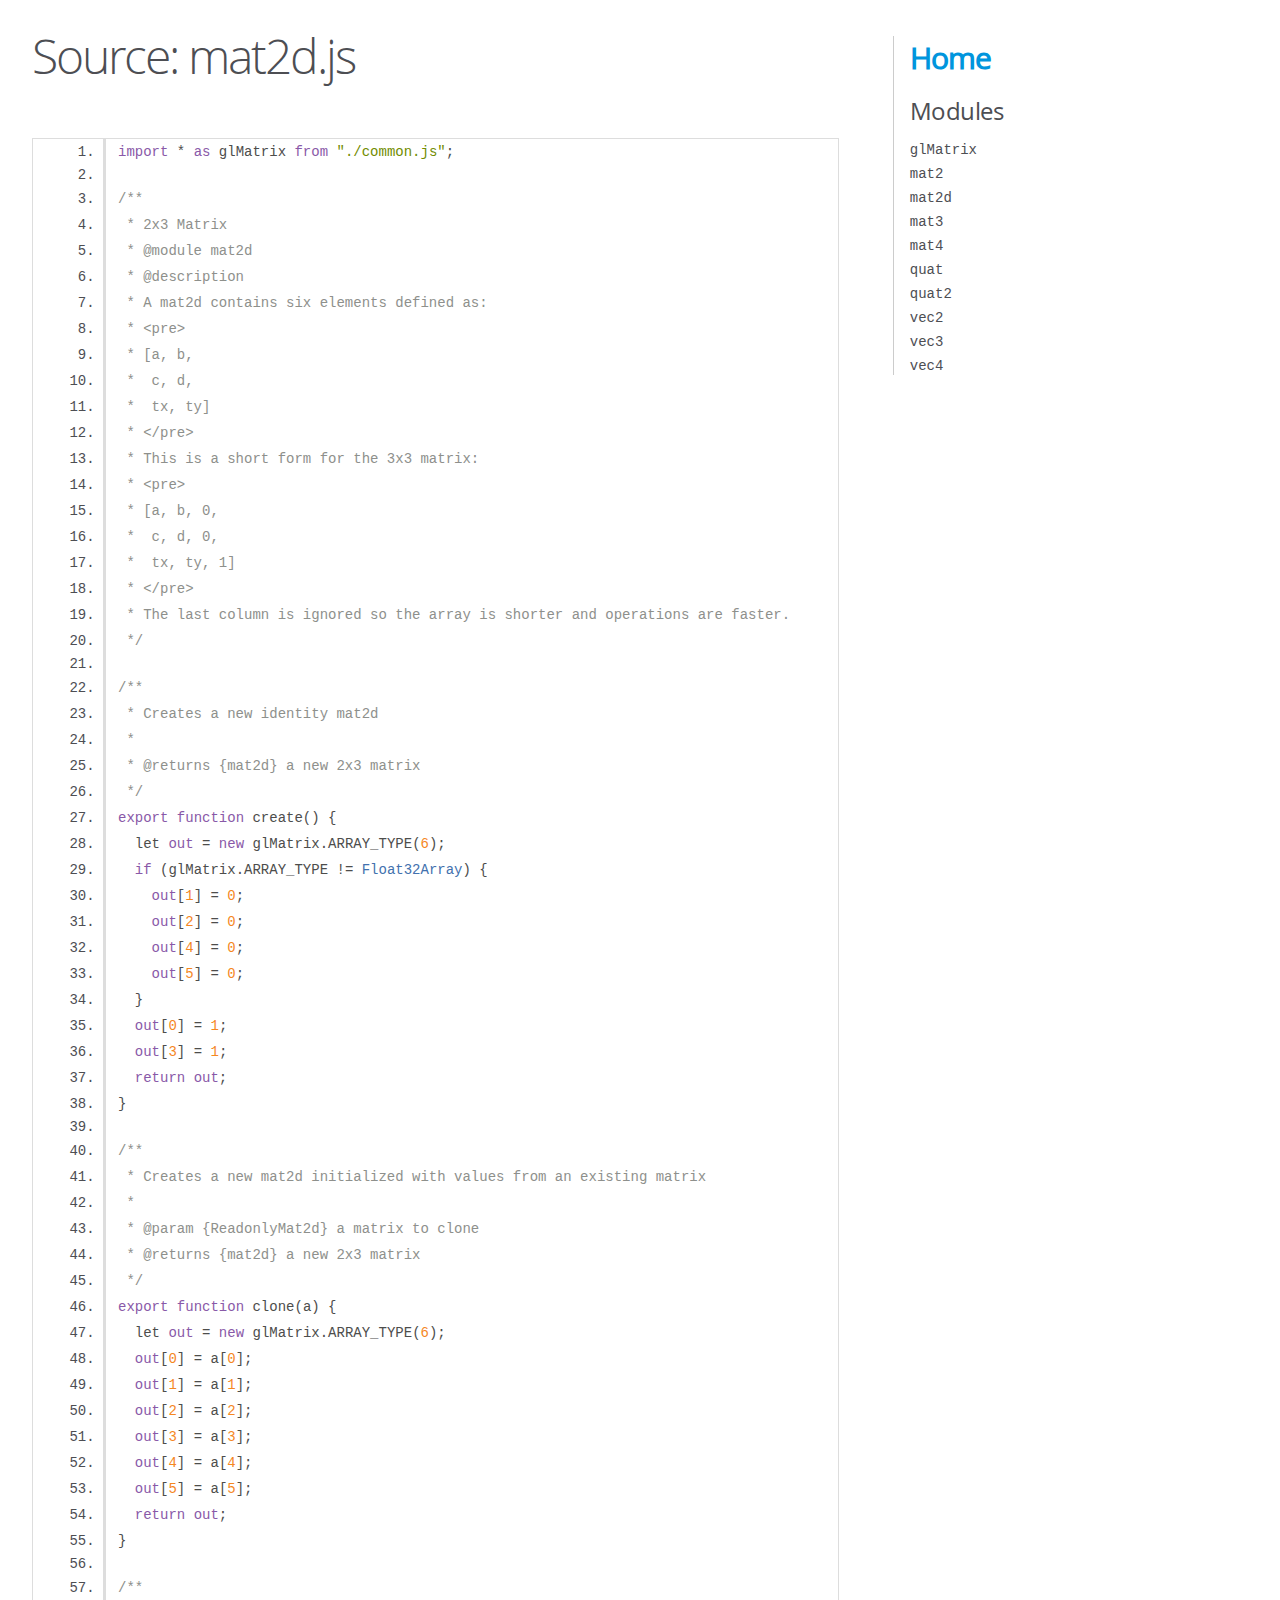
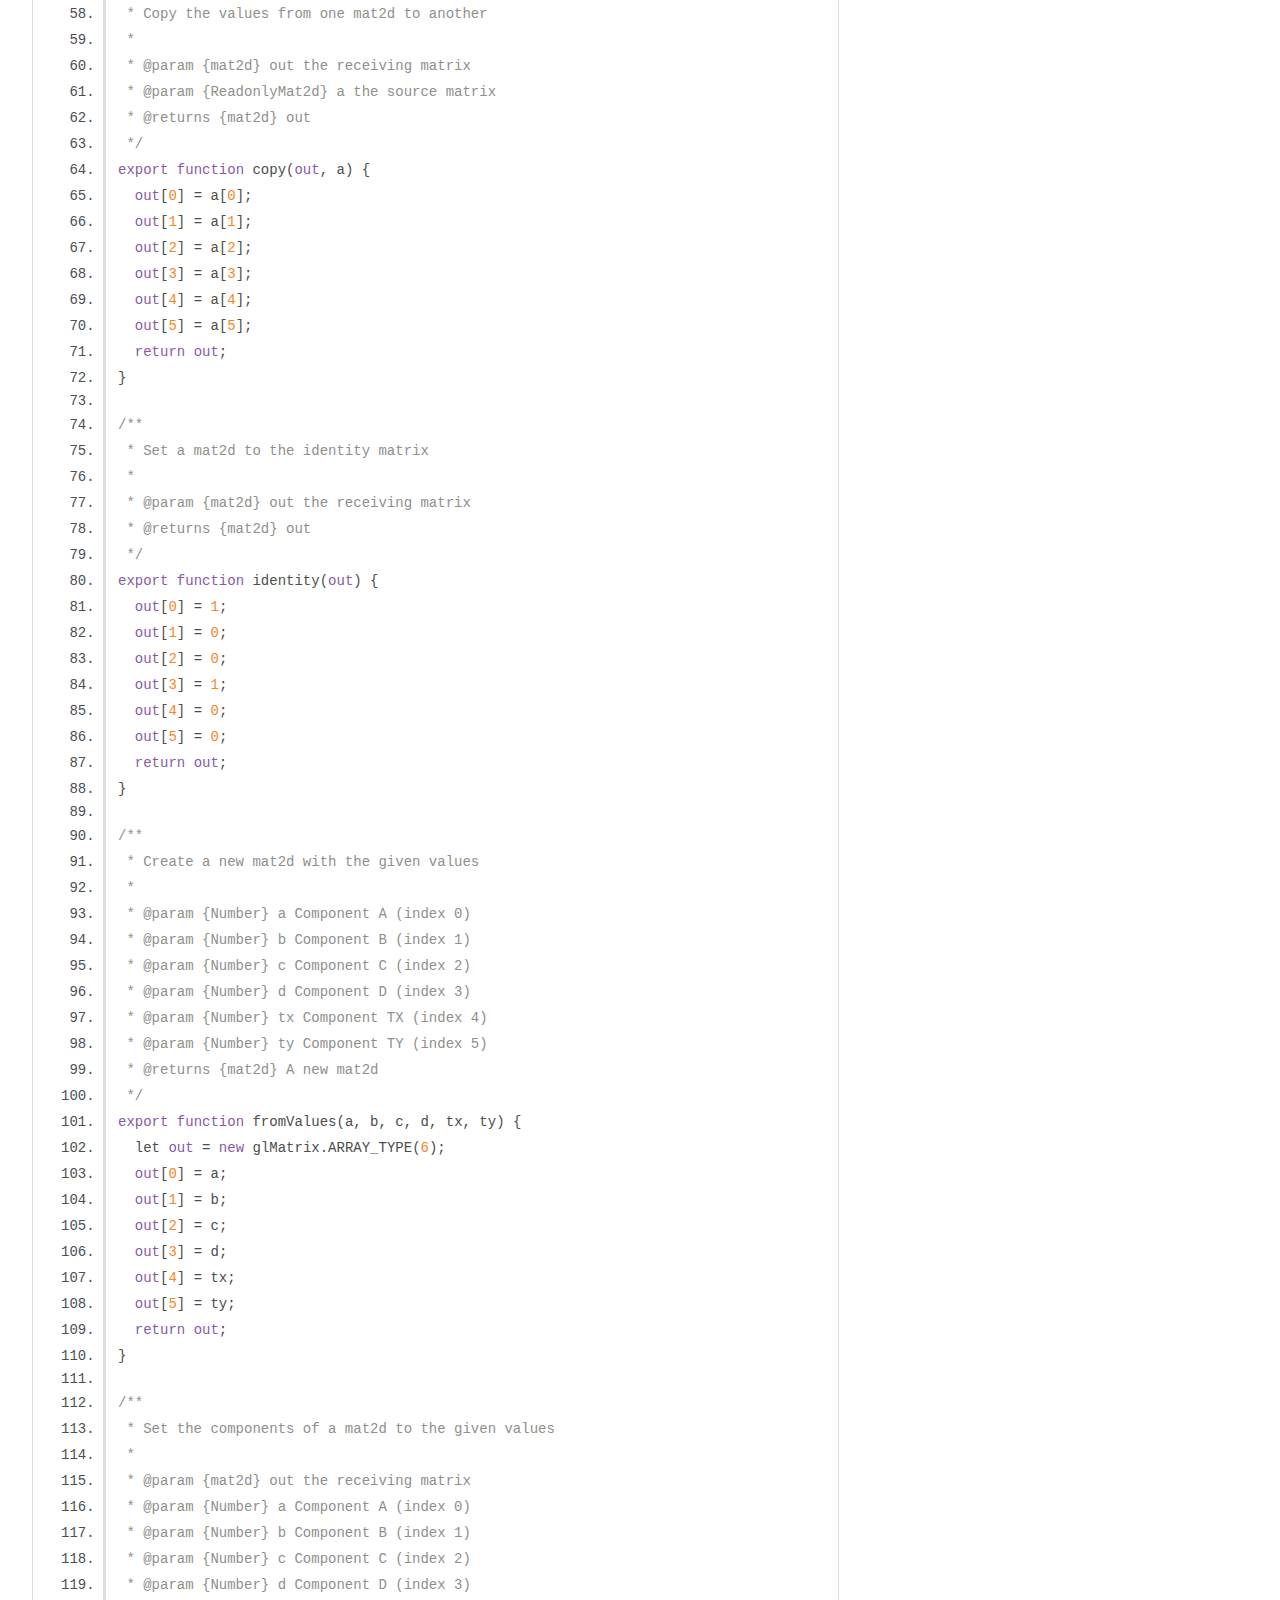
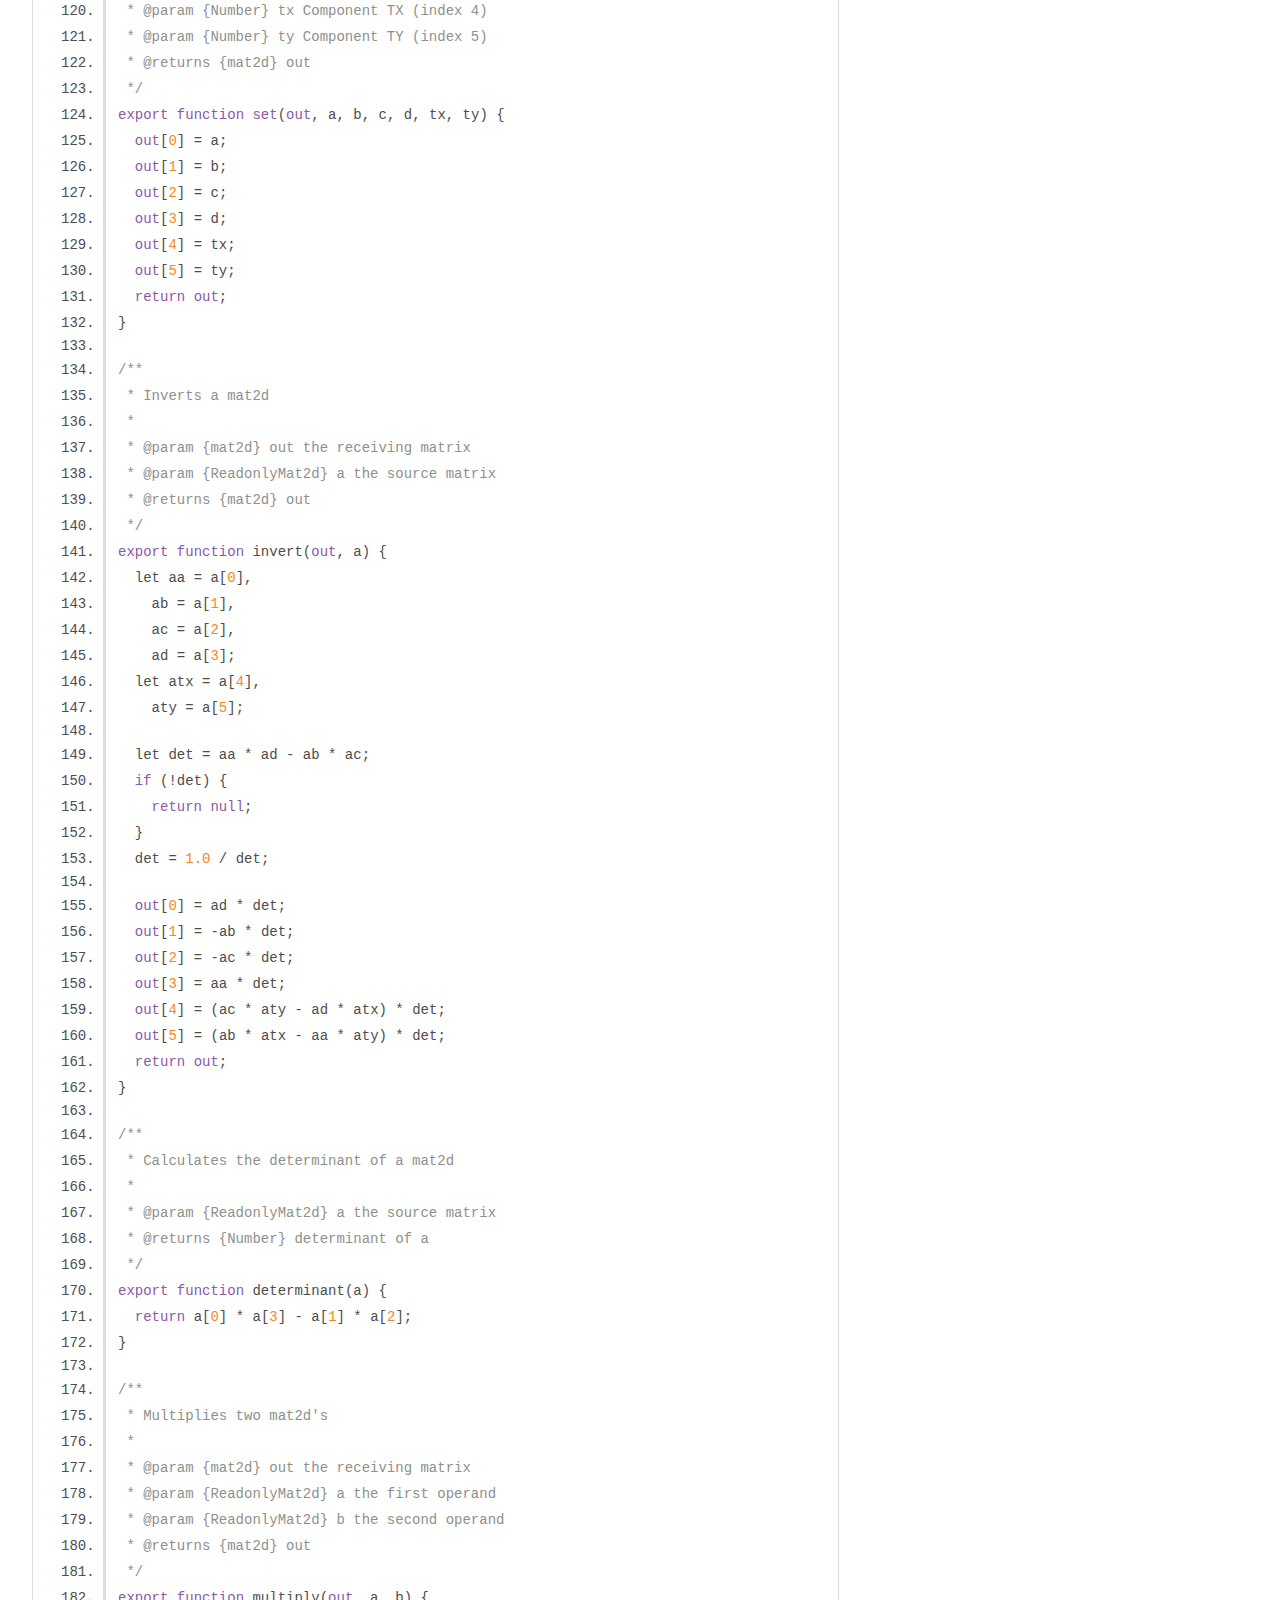
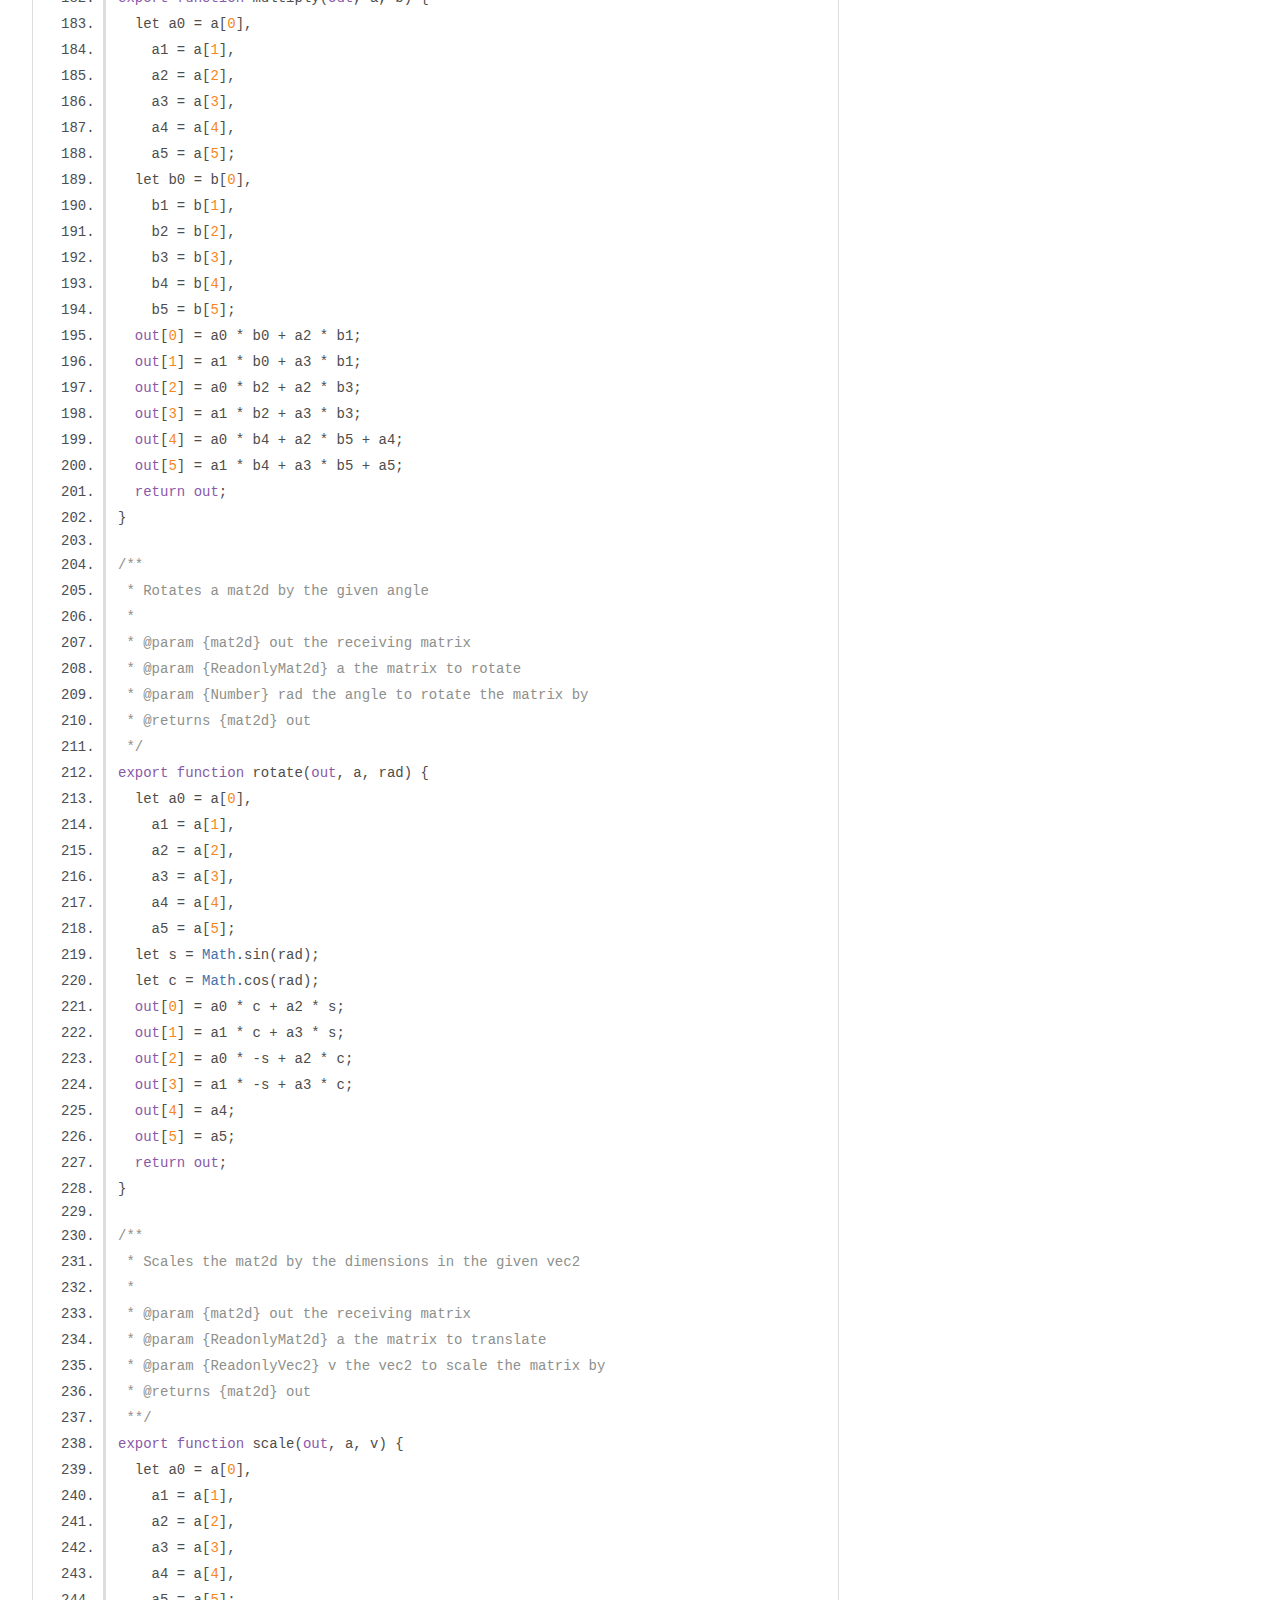
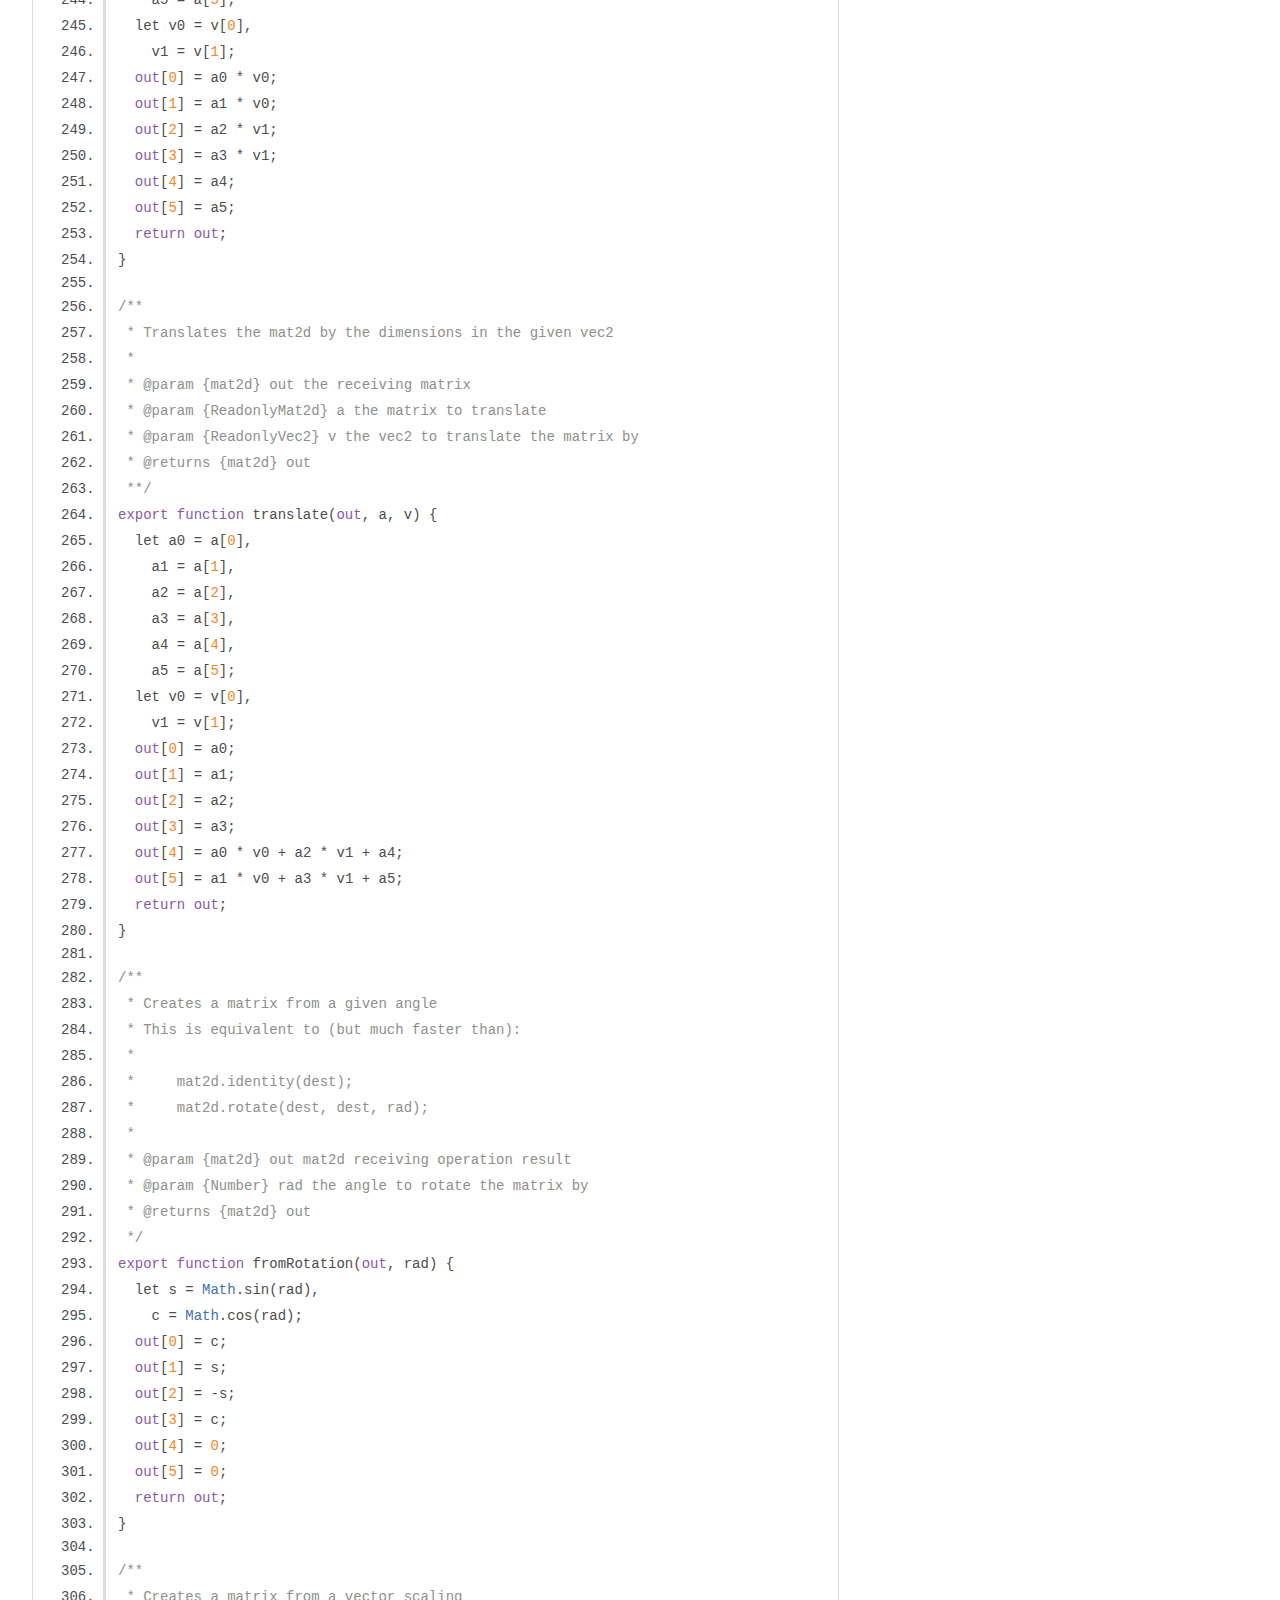
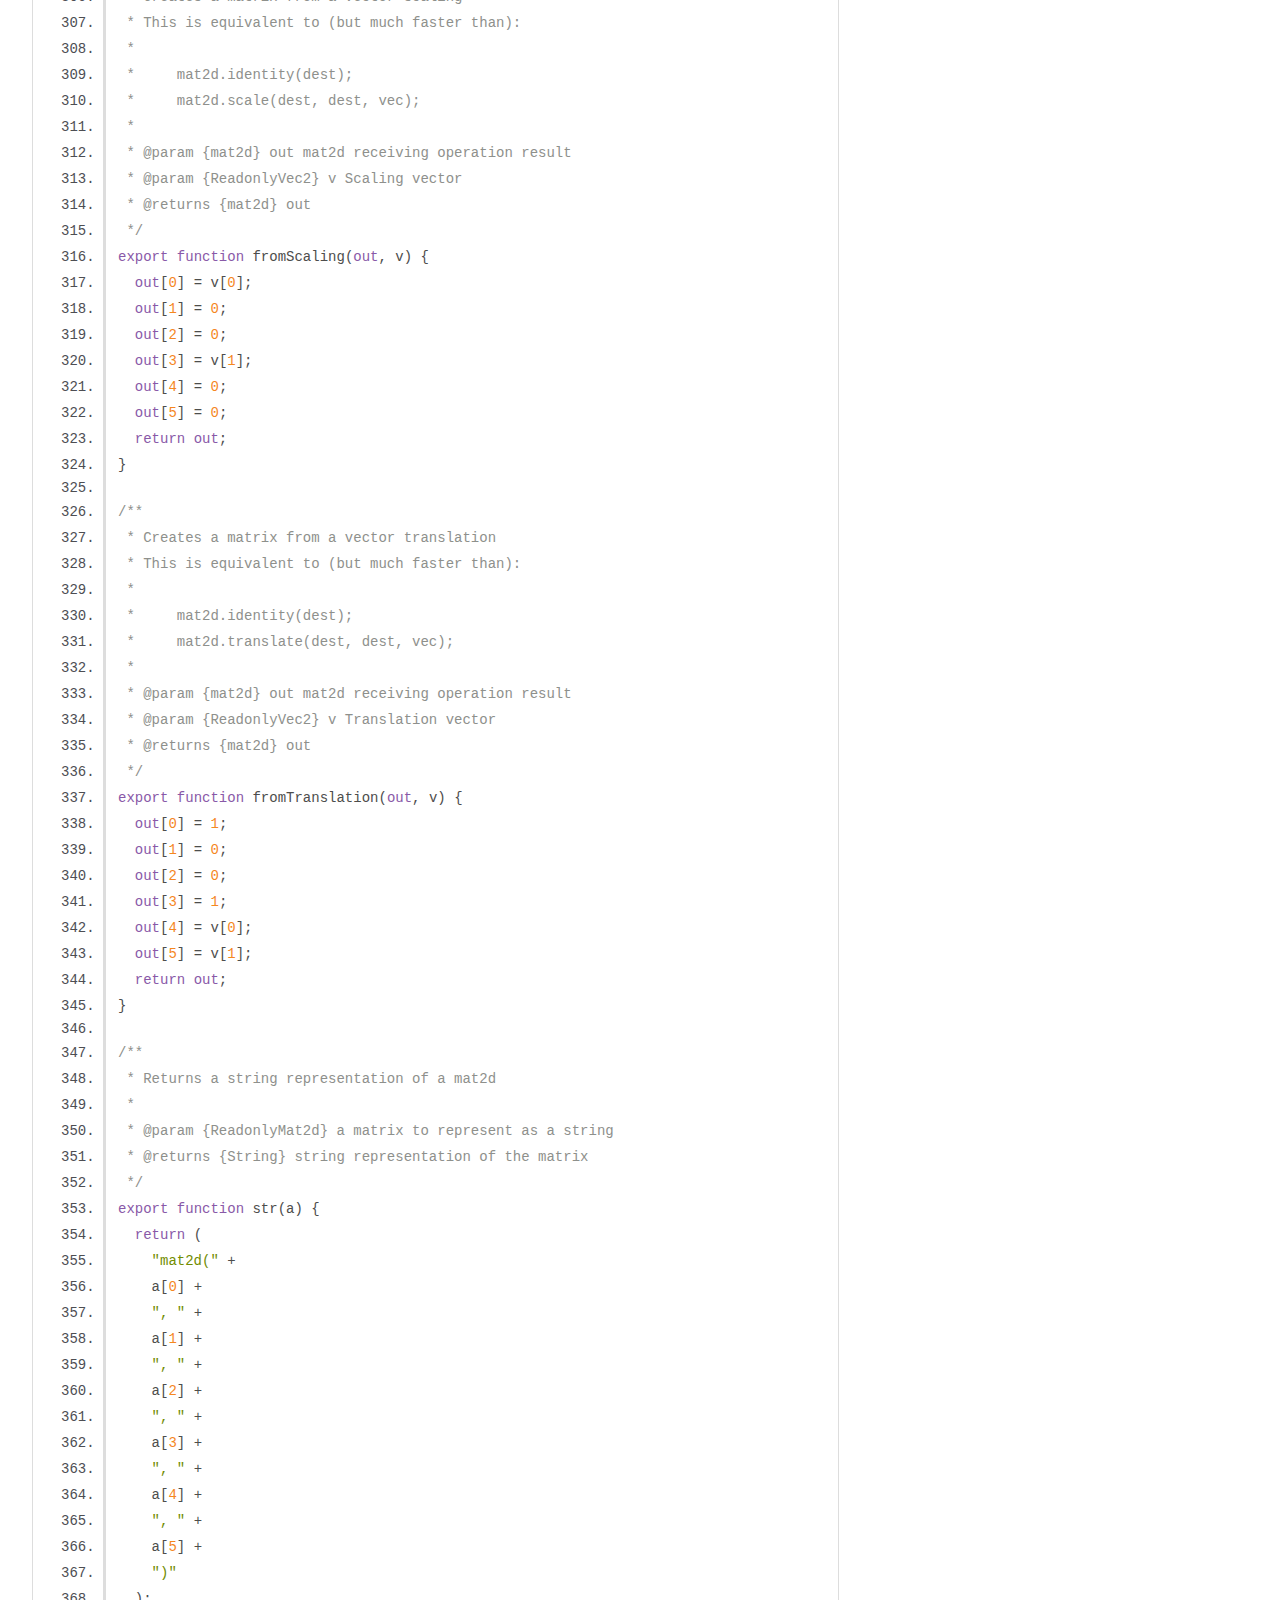
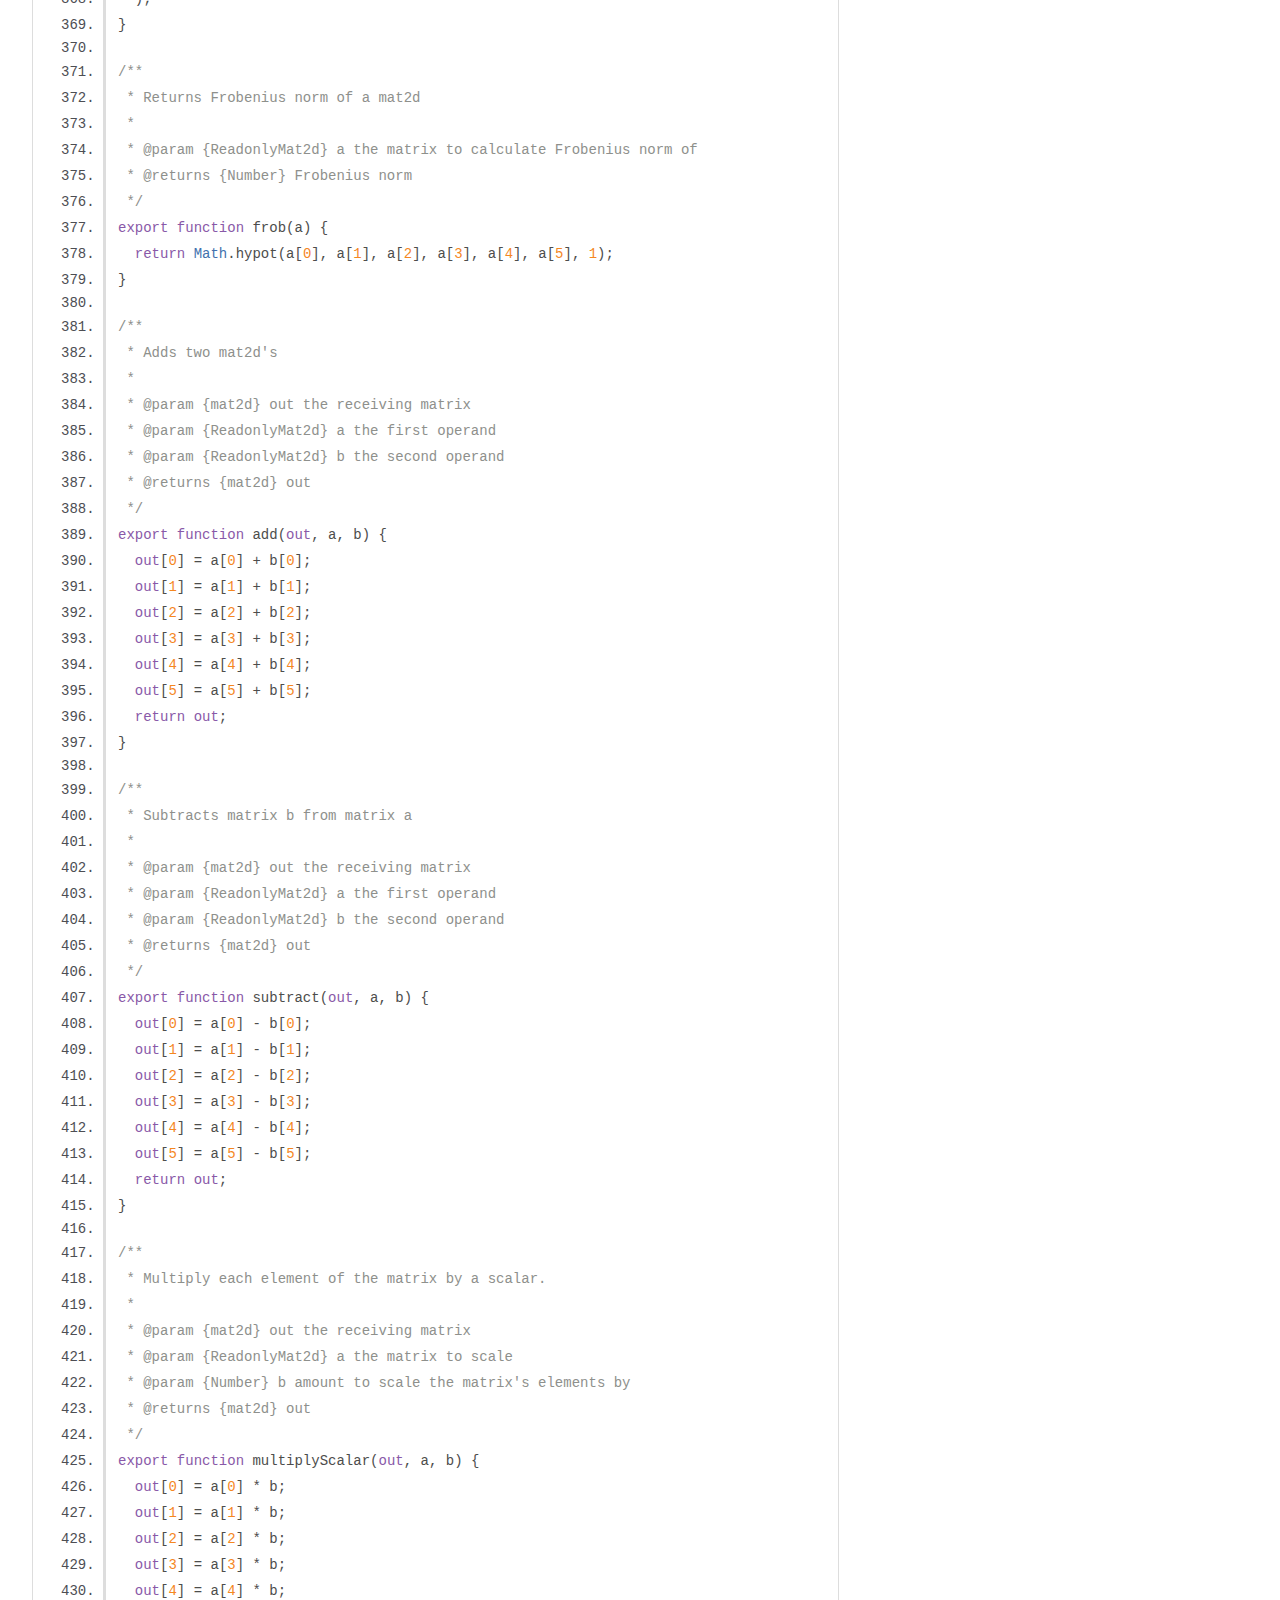
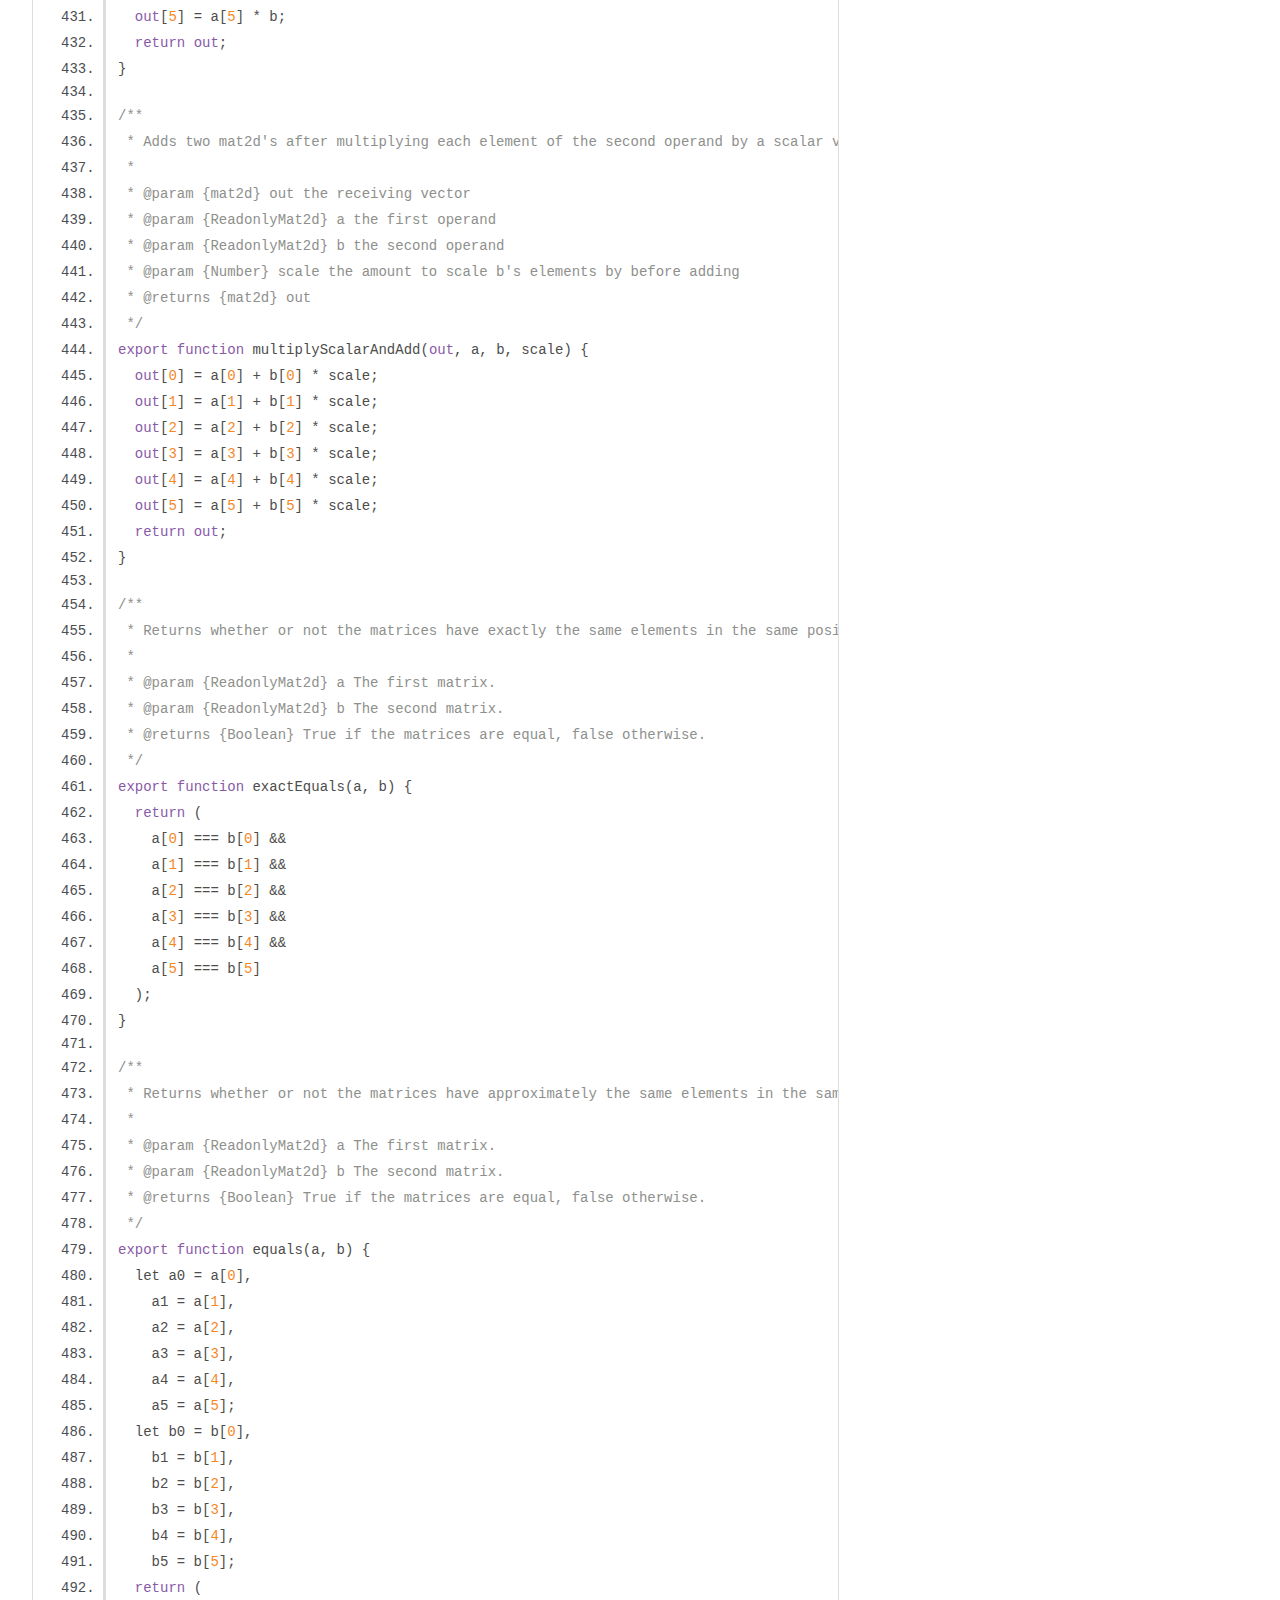
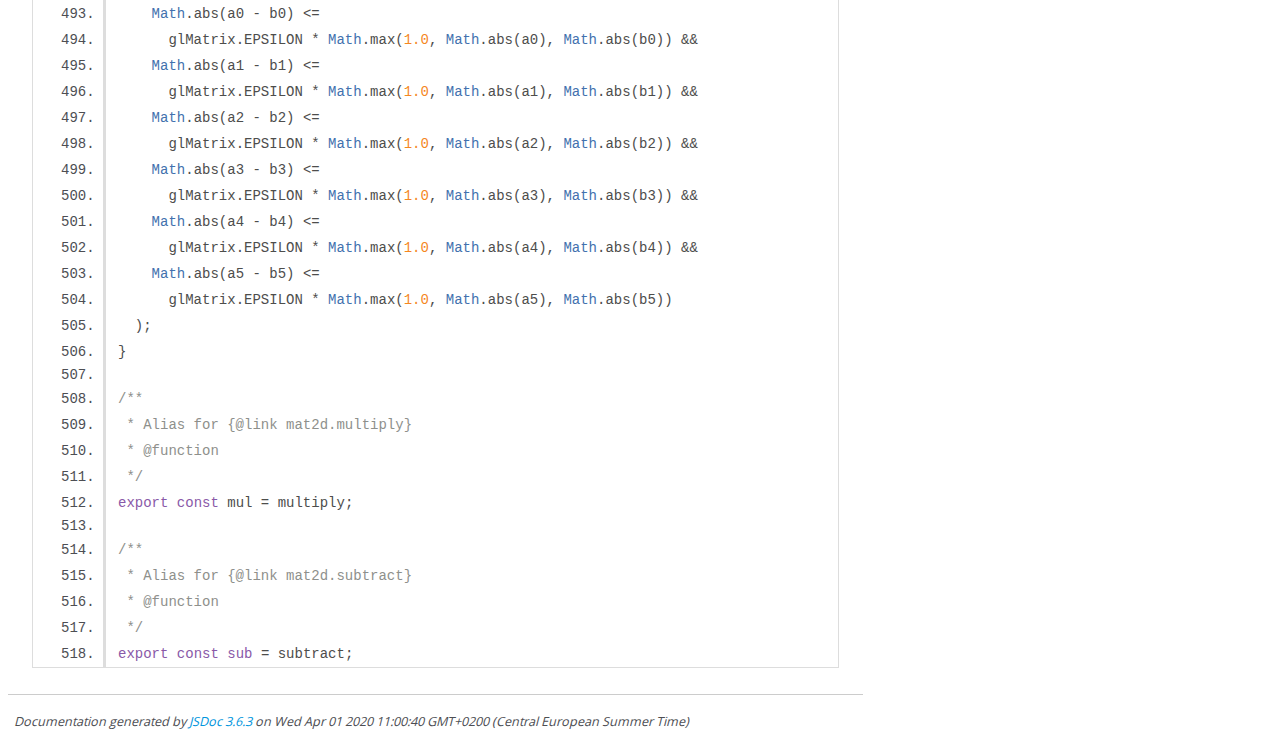
<file: assignment2-webgl-3d/toji-gl-matrix-v3.3.0-62-g8962b2e/toji-gl-matrix-8962b2e/docs/mat2d.js.html>
<!DOCTYPE html>
<html lang="en">
<head>
    <meta charset="utf-8">
    <title>JSDoc: Source: mat2d.js</title>

    <script src="scripts/prettify/prettify.js"> </script>
    <script src="scripts/prettify/lang-css.js"> </script>
    <!--[if lt IE 9]>
      <script src="//html5shiv.googlecode.com/svn/trunk/html5.js"></script>
    <![endif]-->
    <link type="text/css" rel="stylesheet" href="styles/prettify-tomorrow.css">
    <link type="text/css" rel="stylesheet" href="styles/jsdoc-default.css">
</head>

<body>

<div id="main">

    <h1 class="page-title">Source: mat2d.js</h1>

    



    
    <section>
        <article>
            <pre class="prettyprint source linenums"><code>import * as glMatrix from "./common.js";

/**
 * 2x3 Matrix
 * @module mat2d
 * @description
 * A mat2d contains six elements defined as:
 * &lt;pre>
 * [a, b,
 *  c, d,
 *  tx, ty]
 * &lt;/pre>
 * This is a short form for the 3x3 matrix:
 * &lt;pre>
 * [a, b, 0,
 *  c, d, 0,
 *  tx, ty, 1]
 * &lt;/pre>
 * The last column is ignored so the array is shorter and operations are faster.
 */

/**
 * Creates a new identity mat2d
 *
 * @returns {mat2d} a new 2x3 matrix
 */
export function create() {
  let out = new glMatrix.ARRAY_TYPE(6);
  if (glMatrix.ARRAY_TYPE != Float32Array) {
    out[1] = 0;
    out[2] = 0;
    out[4] = 0;
    out[5] = 0;
  }
  out[0] = 1;
  out[3] = 1;
  return out;
}

/**
 * Creates a new mat2d initialized with values from an existing matrix
 *
 * @param {ReadonlyMat2d} a matrix to clone
 * @returns {mat2d} a new 2x3 matrix
 */
export function clone(a) {
  let out = new glMatrix.ARRAY_TYPE(6);
  out[0] = a[0];
  out[1] = a[1];
  out[2] = a[2];
  out[3] = a[3];
  out[4] = a[4];
  out[5] = a[5];
  return out;
}

/**
 * Copy the values from one mat2d to another
 *
 * @param {mat2d} out the receiving matrix
 * @param {ReadonlyMat2d} a the source matrix
 * @returns {mat2d} out
 */
export function copy(out, a) {
  out[0] = a[0];
  out[1] = a[1];
  out[2] = a[2];
  out[3] = a[3];
  out[4] = a[4];
  out[5] = a[5];
  return out;
}

/**
 * Set a mat2d to the identity matrix
 *
 * @param {mat2d} out the receiving matrix
 * @returns {mat2d} out
 */
export function identity(out) {
  out[0] = 1;
  out[1] = 0;
  out[2] = 0;
  out[3] = 1;
  out[4] = 0;
  out[5] = 0;
  return out;
}

/**
 * Create a new mat2d with the given values
 *
 * @param {Number} a Component A (index 0)
 * @param {Number} b Component B (index 1)
 * @param {Number} c Component C (index 2)
 * @param {Number} d Component D (index 3)
 * @param {Number} tx Component TX (index 4)
 * @param {Number} ty Component TY (index 5)
 * @returns {mat2d} A new mat2d
 */
export function fromValues(a, b, c, d, tx, ty) {
  let out = new glMatrix.ARRAY_TYPE(6);
  out[0] = a;
  out[1] = b;
  out[2] = c;
  out[3] = d;
  out[4] = tx;
  out[5] = ty;
  return out;
}

/**
 * Set the components of a mat2d to the given values
 *
 * @param {mat2d} out the receiving matrix
 * @param {Number} a Component A (index 0)
 * @param {Number} b Component B (index 1)
 * @param {Number} c Component C (index 2)
 * @param {Number} d Component D (index 3)
 * @param {Number} tx Component TX (index 4)
 * @param {Number} ty Component TY (index 5)
 * @returns {mat2d} out
 */
export function set(out, a, b, c, d, tx, ty) {
  out[0] = a;
  out[1] = b;
  out[2] = c;
  out[3] = d;
  out[4] = tx;
  out[5] = ty;
  return out;
}

/**
 * Inverts a mat2d
 *
 * @param {mat2d} out the receiving matrix
 * @param {ReadonlyMat2d} a the source matrix
 * @returns {mat2d} out
 */
export function invert(out, a) {
  let aa = a[0],
    ab = a[1],
    ac = a[2],
    ad = a[3];
  let atx = a[4],
    aty = a[5];

  let det = aa * ad - ab * ac;
  if (!det) {
    return null;
  }
  det = 1.0 / det;

  out[0] = ad * det;
  out[1] = -ab * det;
  out[2] = -ac * det;
  out[3] = aa * det;
  out[4] = (ac * aty - ad * atx) * det;
  out[5] = (ab * atx - aa * aty) * det;
  return out;
}

/**
 * Calculates the determinant of a mat2d
 *
 * @param {ReadonlyMat2d} a the source matrix
 * @returns {Number} determinant of a
 */
export function determinant(a) {
  return a[0] * a[3] - a[1] * a[2];
}

/**
 * Multiplies two mat2d's
 *
 * @param {mat2d} out the receiving matrix
 * @param {ReadonlyMat2d} a the first operand
 * @param {ReadonlyMat2d} b the second operand
 * @returns {mat2d} out
 */
export function multiply(out, a, b) {
  let a0 = a[0],
    a1 = a[1],
    a2 = a[2],
    a3 = a[3],
    a4 = a[4],
    a5 = a[5];
  let b0 = b[0],
    b1 = b[1],
    b2 = b[2],
    b3 = b[3],
    b4 = b[4],
    b5 = b[5];
  out[0] = a0 * b0 + a2 * b1;
  out[1] = a1 * b0 + a3 * b1;
  out[2] = a0 * b2 + a2 * b3;
  out[3] = a1 * b2 + a3 * b3;
  out[4] = a0 * b4 + a2 * b5 + a4;
  out[5] = a1 * b4 + a3 * b5 + a5;
  return out;
}

/**
 * Rotates a mat2d by the given angle
 *
 * @param {mat2d} out the receiving matrix
 * @param {ReadonlyMat2d} a the matrix to rotate
 * @param {Number} rad the angle to rotate the matrix by
 * @returns {mat2d} out
 */
export function rotate(out, a, rad) {
  let a0 = a[0],
    a1 = a[1],
    a2 = a[2],
    a3 = a[3],
    a4 = a[4],
    a5 = a[5];
  let s = Math.sin(rad);
  let c = Math.cos(rad);
  out[0] = a0 * c + a2 * s;
  out[1] = a1 * c + a3 * s;
  out[2] = a0 * -s + a2 * c;
  out[3] = a1 * -s + a3 * c;
  out[4] = a4;
  out[5] = a5;
  return out;
}

/**
 * Scales the mat2d by the dimensions in the given vec2
 *
 * @param {mat2d} out the receiving matrix
 * @param {ReadonlyMat2d} a the matrix to translate
 * @param {ReadonlyVec2} v the vec2 to scale the matrix by
 * @returns {mat2d} out
 **/
export function scale(out, a, v) {
  let a0 = a[0],
    a1 = a[1],
    a2 = a[2],
    a3 = a[3],
    a4 = a[4],
    a5 = a[5];
  let v0 = v[0],
    v1 = v[1];
  out[0] = a0 * v0;
  out[1] = a1 * v0;
  out[2] = a2 * v1;
  out[3] = a3 * v1;
  out[4] = a4;
  out[5] = a5;
  return out;
}

/**
 * Translates the mat2d by the dimensions in the given vec2
 *
 * @param {mat2d} out the receiving matrix
 * @param {ReadonlyMat2d} a the matrix to translate
 * @param {ReadonlyVec2} v the vec2 to translate the matrix by
 * @returns {mat2d} out
 **/
export function translate(out, a, v) {
  let a0 = a[0],
    a1 = a[1],
    a2 = a[2],
    a3 = a[3],
    a4 = a[4],
    a5 = a[5];
  let v0 = v[0],
    v1 = v[1];
  out[0] = a0;
  out[1] = a1;
  out[2] = a2;
  out[3] = a3;
  out[4] = a0 * v0 + a2 * v1 + a4;
  out[5] = a1 * v0 + a3 * v1 + a5;
  return out;
}

/**
 * Creates a matrix from a given angle
 * This is equivalent to (but much faster than):
 *
 *     mat2d.identity(dest);
 *     mat2d.rotate(dest, dest, rad);
 *
 * @param {mat2d} out mat2d receiving operation result
 * @param {Number} rad the angle to rotate the matrix by
 * @returns {mat2d} out
 */
export function fromRotation(out, rad) {
  let s = Math.sin(rad),
    c = Math.cos(rad);
  out[0] = c;
  out[1] = s;
  out[2] = -s;
  out[3] = c;
  out[4] = 0;
  out[5] = 0;
  return out;
}

/**
 * Creates a matrix from a vector scaling
 * This is equivalent to (but much faster than):
 *
 *     mat2d.identity(dest);
 *     mat2d.scale(dest, dest, vec);
 *
 * @param {mat2d} out mat2d receiving operation result
 * @param {ReadonlyVec2} v Scaling vector
 * @returns {mat2d} out
 */
export function fromScaling(out, v) {
  out[0] = v[0];
  out[1] = 0;
  out[2] = 0;
  out[3] = v[1];
  out[4] = 0;
  out[5] = 0;
  return out;
}

/**
 * Creates a matrix from a vector translation
 * This is equivalent to (but much faster than):
 *
 *     mat2d.identity(dest);
 *     mat2d.translate(dest, dest, vec);
 *
 * @param {mat2d} out mat2d receiving operation result
 * @param {ReadonlyVec2} v Translation vector
 * @returns {mat2d} out
 */
export function fromTranslation(out, v) {
  out[0] = 1;
  out[1] = 0;
  out[2] = 0;
  out[3] = 1;
  out[4] = v[0];
  out[5] = v[1];
  return out;
}

/**
 * Returns a string representation of a mat2d
 *
 * @param {ReadonlyMat2d} a matrix to represent as a string
 * @returns {String} string representation of the matrix
 */
export function str(a) {
  return (
    "mat2d(" +
    a[0] +
    ", " +
    a[1] +
    ", " +
    a[2] +
    ", " +
    a[3] +
    ", " +
    a[4] +
    ", " +
    a[5] +
    ")"
  );
}

/**
 * Returns Frobenius norm of a mat2d
 *
 * @param {ReadonlyMat2d} a the matrix to calculate Frobenius norm of
 * @returns {Number} Frobenius norm
 */
export function frob(a) {
  return Math.hypot(a[0], a[1], a[2], a[3], a[4], a[5], 1);
}

/**
 * Adds two mat2d's
 *
 * @param {mat2d} out the receiving matrix
 * @param {ReadonlyMat2d} a the first operand
 * @param {ReadonlyMat2d} b the second operand
 * @returns {mat2d} out
 */
export function add(out, a, b) {
  out[0] = a[0] + b[0];
  out[1] = a[1] + b[1];
  out[2] = a[2] + b[2];
  out[3] = a[3] + b[3];
  out[4] = a[4] + b[4];
  out[5] = a[5] + b[5];
  return out;
}

/**
 * Subtracts matrix b from matrix a
 *
 * @param {mat2d} out the receiving matrix
 * @param {ReadonlyMat2d} a the first operand
 * @param {ReadonlyMat2d} b the second operand
 * @returns {mat2d} out
 */
export function subtract(out, a, b) {
  out[0] = a[0] - b[0];
  out[1] = a[1] - b[1];
  out[2] = a[2] - b[2];
  out[3] = a[3] - b[3];
  out[4] = a[4] - b[4];
  out[5] = a[5] - b[5];
  return out;
}

/**
 * Multiply each element of the matrix by a scalar.
 *
 * @param {mat2d} out the receiving matrix
 * @param {ReadonlyMat2d} a the matrix to scale
 * @param {Number} b amount to scale the matrix's elements by
 * @returns {mat2d} out
 */
export function multiplyScalar(out, a, b) {
  out[0] = a[0] * b;
  out[1] = a[1] * b;
  out[2] = a[2] * b;
  out[3] = a[3] * b;
  out[4] = a[4] * b;
  out[5] = a[5] * b;
  return out;
}

/**
 * Adds two mat2d's after multiplying each element of the second operand by a scalar value.
 *
 * @param {mat2d} out the receiving vector
 * @param {ReadonlyMat2d} a the first operand
 * @param {ReadonlyMat2d} b the second operand
 * @param {Number} scale the amount to scale b's elements by before adding
 * @returns {mat2d} out
 */
export function multiplyScalarAndAdd(out, a, b, scale) {
  out[0] = a[0] + b[0] * scale;
  out[1] = a[1] + b[1] * scale;
  out[2] = a[2] + b[2] * scale;
  out[3] = a[3] + b[3] * scale;
  out[4] = a[4] + b[4] * scale;
  out[5] = a[5] + b[5] * scale;
  return out;
}

/**
 * Returns whether or not the matrices have exactly the same elements in the same position (when compared with ===)
 *
 * @param {ReadonlyMat2d} a The first matrix.
 * @param {ReadonlyMat2d} b The second matrix.
 * @returns {Boolean} True if the matrices are equal, false otherwise.
 */
export function exactEquals(a, b) {
  return (
    a[0] === b[0] &amp;&amp;
    a[1] === b[1] &amp;&amp;
    a[2] === b[2] &amp;&amp;
    a[3] === b[3] &amp;&amp;
    a[4] === b[4] &amp;&amp;
    a[5] === b[5]
  );
}

/**
 * Returns whether or not the matrices have approximately the same elements in the same position.
 *
 * @param {ReadonlyMat2d} a The first matrix.
 * @param {ReadonlyMat2d} b The second matrix.
 * @returns {Boolean} True if the matrices are equal, false otherwise.
 */
export function equals(a, b) {
  let a0 = a[0],
    a1 = a[1],
    a2 = a[2],
    a3 = a[3],
    a4 = a[4],
    a5 = a[5];
  let b0 = b[0],
    b1 = b[1],
    b2 = b[2],
    b3 = b[3],
    b4 = b[4],
    b5 = b[5];
  return (
    Math.abs(a0 - b0) &lt;=
      glMatrix.EPSILON * Math.max(1.0, Math.abs(a0), Math.abs(b0)) &amp;&amp;
    Math.abs(a1 - b1) &lt;=
      glMatrix.EPSILON * Math.max(1.0, Math.abs(a1), Math.abs(b1)) &amp;&amp;
    Math.abs(a2 - b2) &lt;=
      glMatrix.EPSILON * Math.max(1.0, Math.abs(a2), Math.abs(b2)) &amp;&amp;
    Math.abs(a3 - b3) &lt;=
      glMatrix.EPSILON * Math.max(1.0, Math.abs(a3), Math.abs(b3)) &amp;&amp;
    Math.abs(a4 - b4) &lt;=
      glMatrix.EPSILON * Math.max(1.0, Math.abs(a4), Math.abs(b4)) &amp;&amp;
    Math.abs(a5 - b5) &lt;=
      glMatrix.EPSILON * Math.max(1.0, Math.abs(a5), Math.abs(b5))
  );
}

/**
 * Alias for {@link mat2d.multiply}
 * @function
 */
export const mul = multiply;

/**
 * Alias for {@link mat2d.subtract}
 * @function
 */
export const sub = subtract;
</code></pre>
        </article>
    </section>




</div>

<nav>
    <h2><a href="index.html">Home</a></h2><h3>Modules</h3><ul><li><a href="module-glMatrix.html">glMatrix</a></li><li><a href="module-mat2.html">mat2</a></li><li><a href="module-mat2d.html">mat2d</a></li><li><a href="module-mat3.html">mat3</a></li><li><a href="module-mat4.html">mat4</a></li><li><a href="module-quat.html">quat</a></li><li><a href="module-quat2.html">quat2</a></li><li><a href="module-vec2.html">vec2</a></li><li><a href="module-vec3.html">vec3</a></li><li><a href="module-vec4.html">vec4</a></li></ul>
</nav>

<br class="clear">

<footer>
    Documentation generated by <a href="https://github.com/jsdoc/jsdoc">JSDoc 3.6.3</a> on Wed Apr 01 2020 11:00:40 GMT+0200 (Central European Summer Time)
</footer>

<script> prettyPrint(); </script>
<script src="scripts/linenumber.js"> </script>
</body>
</html>
</file>
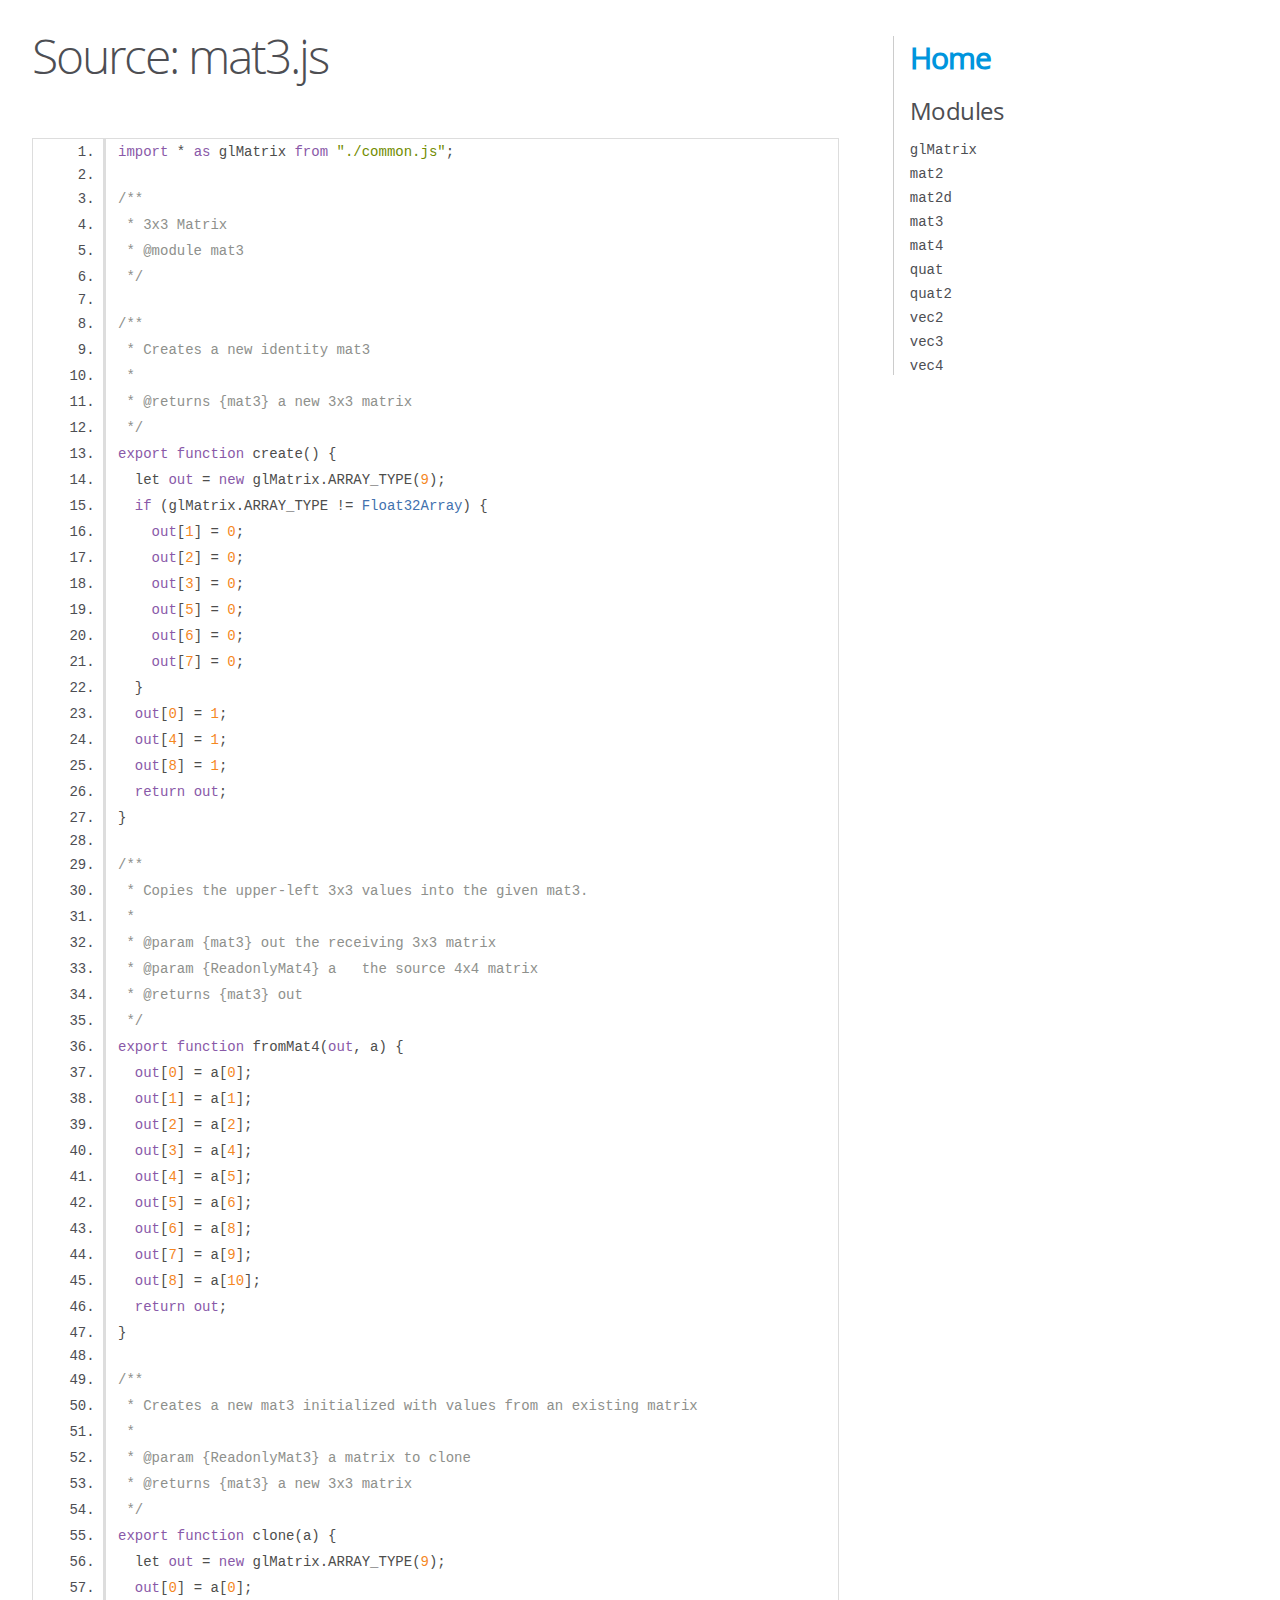
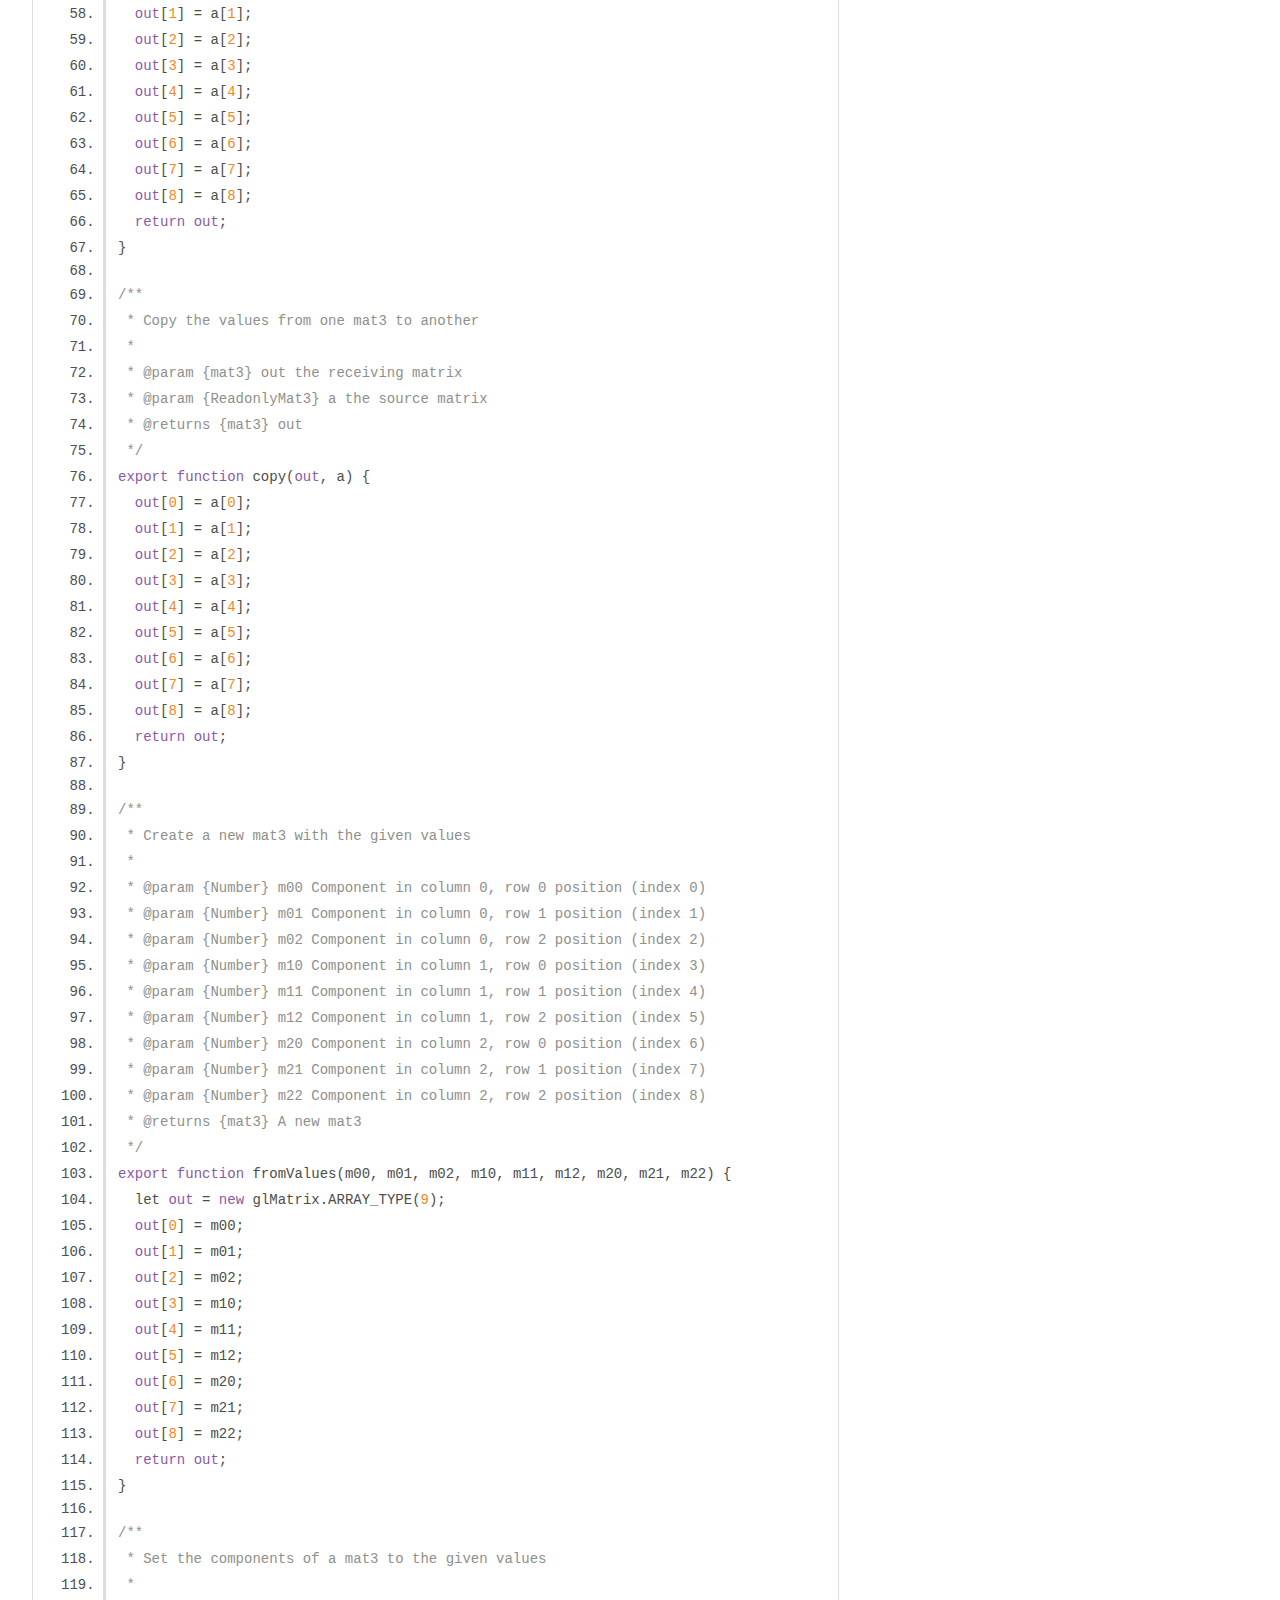
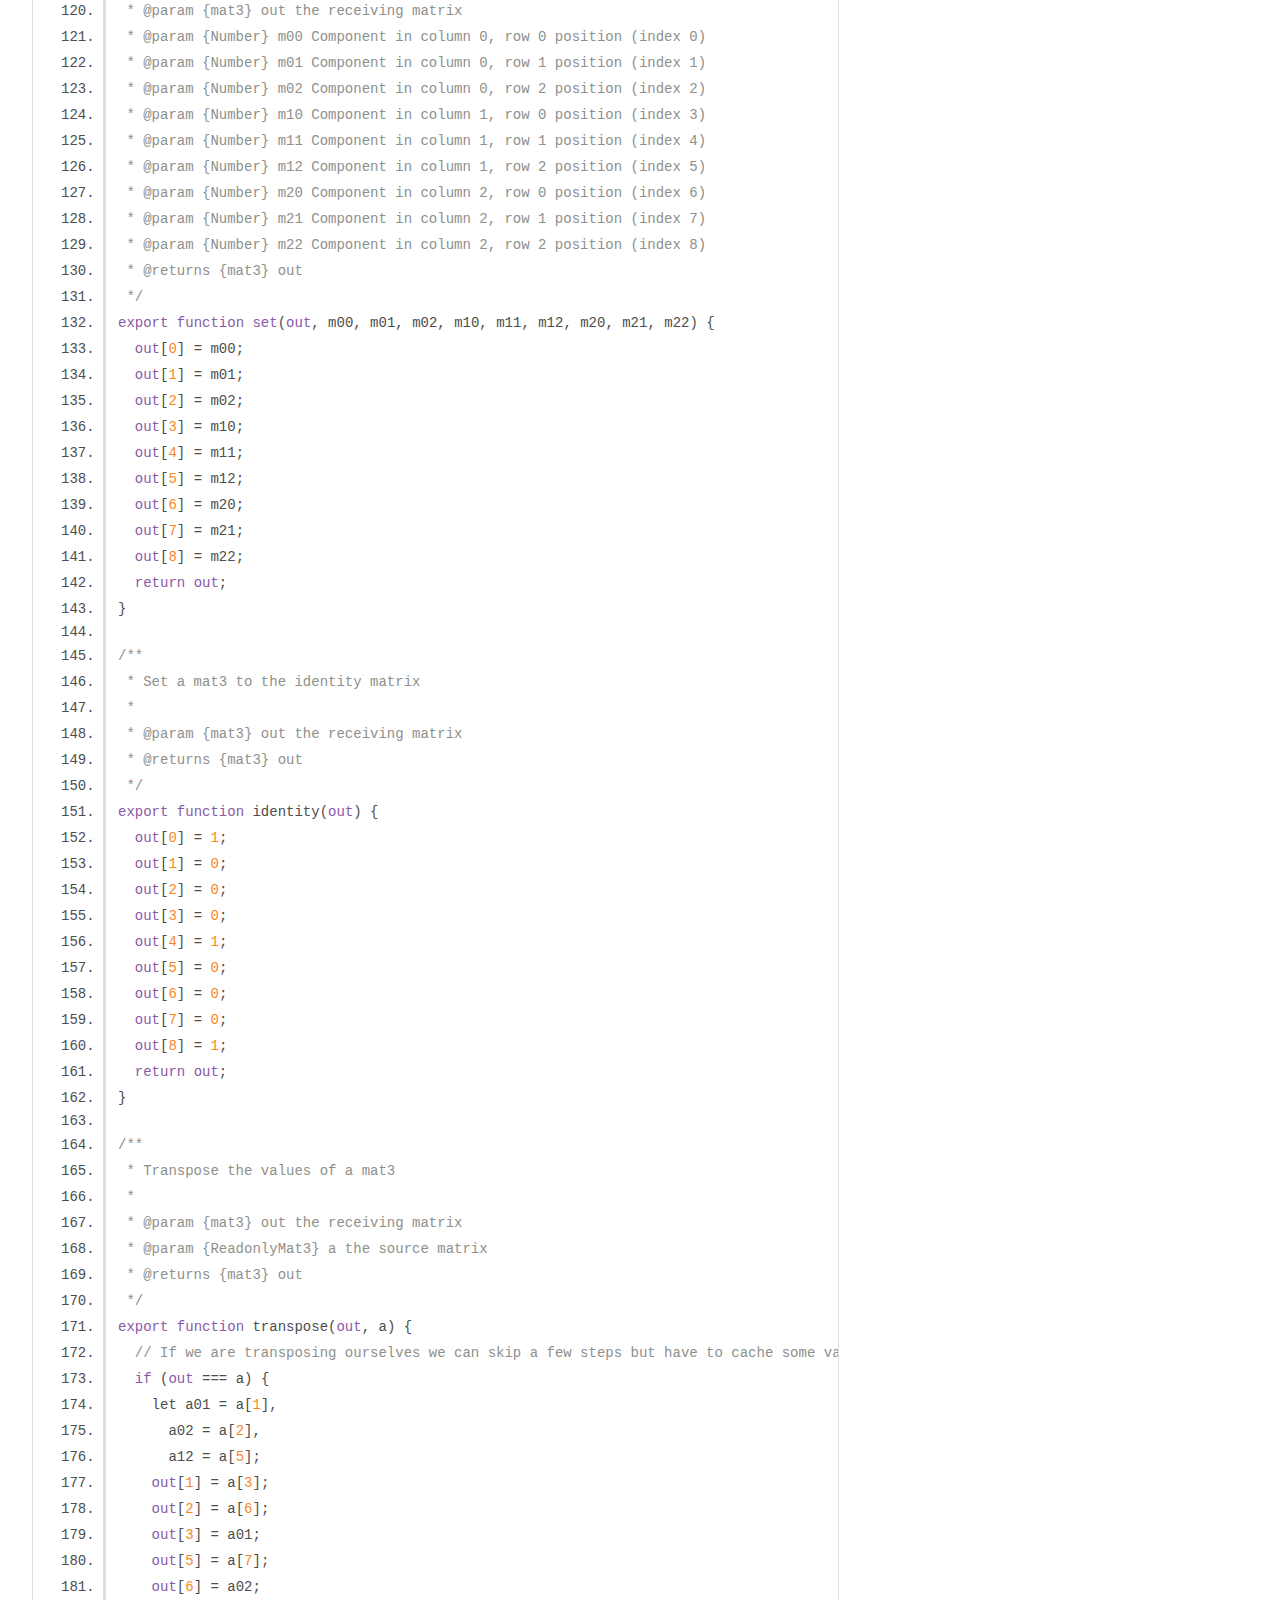
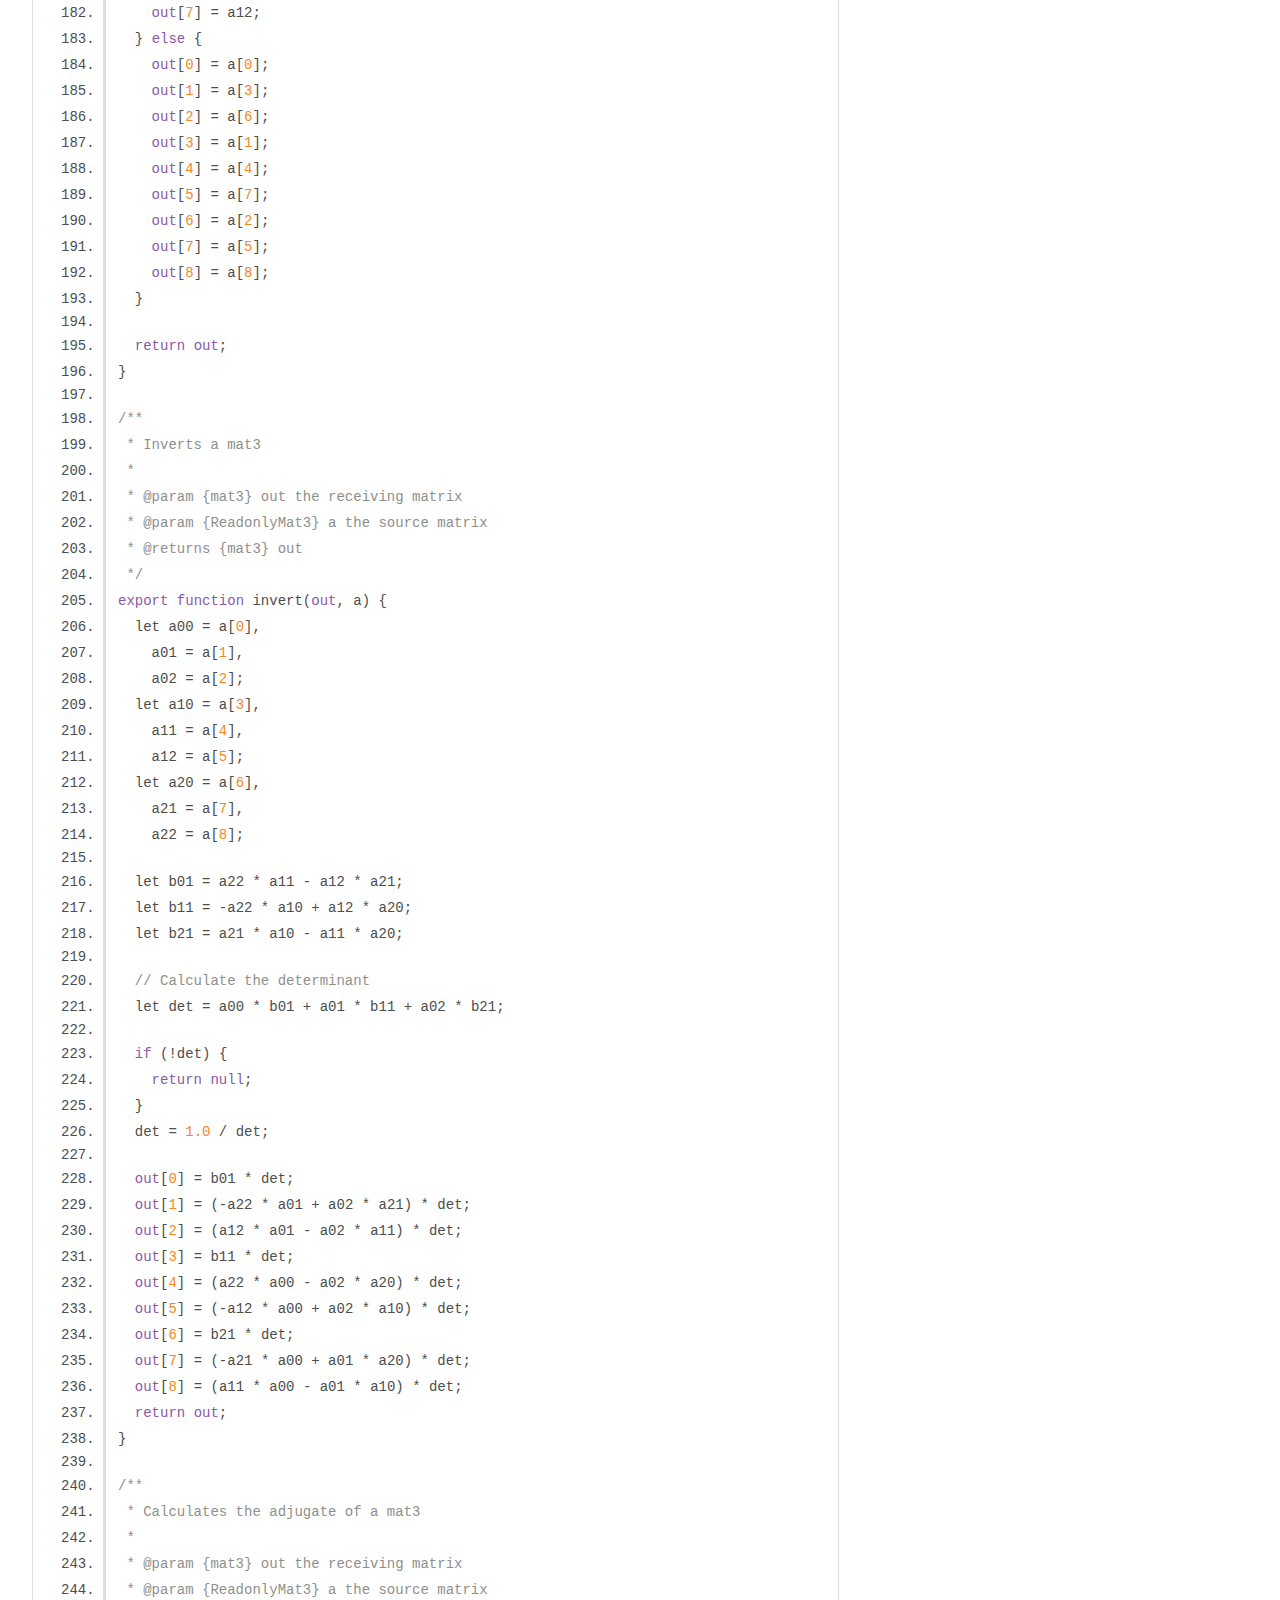
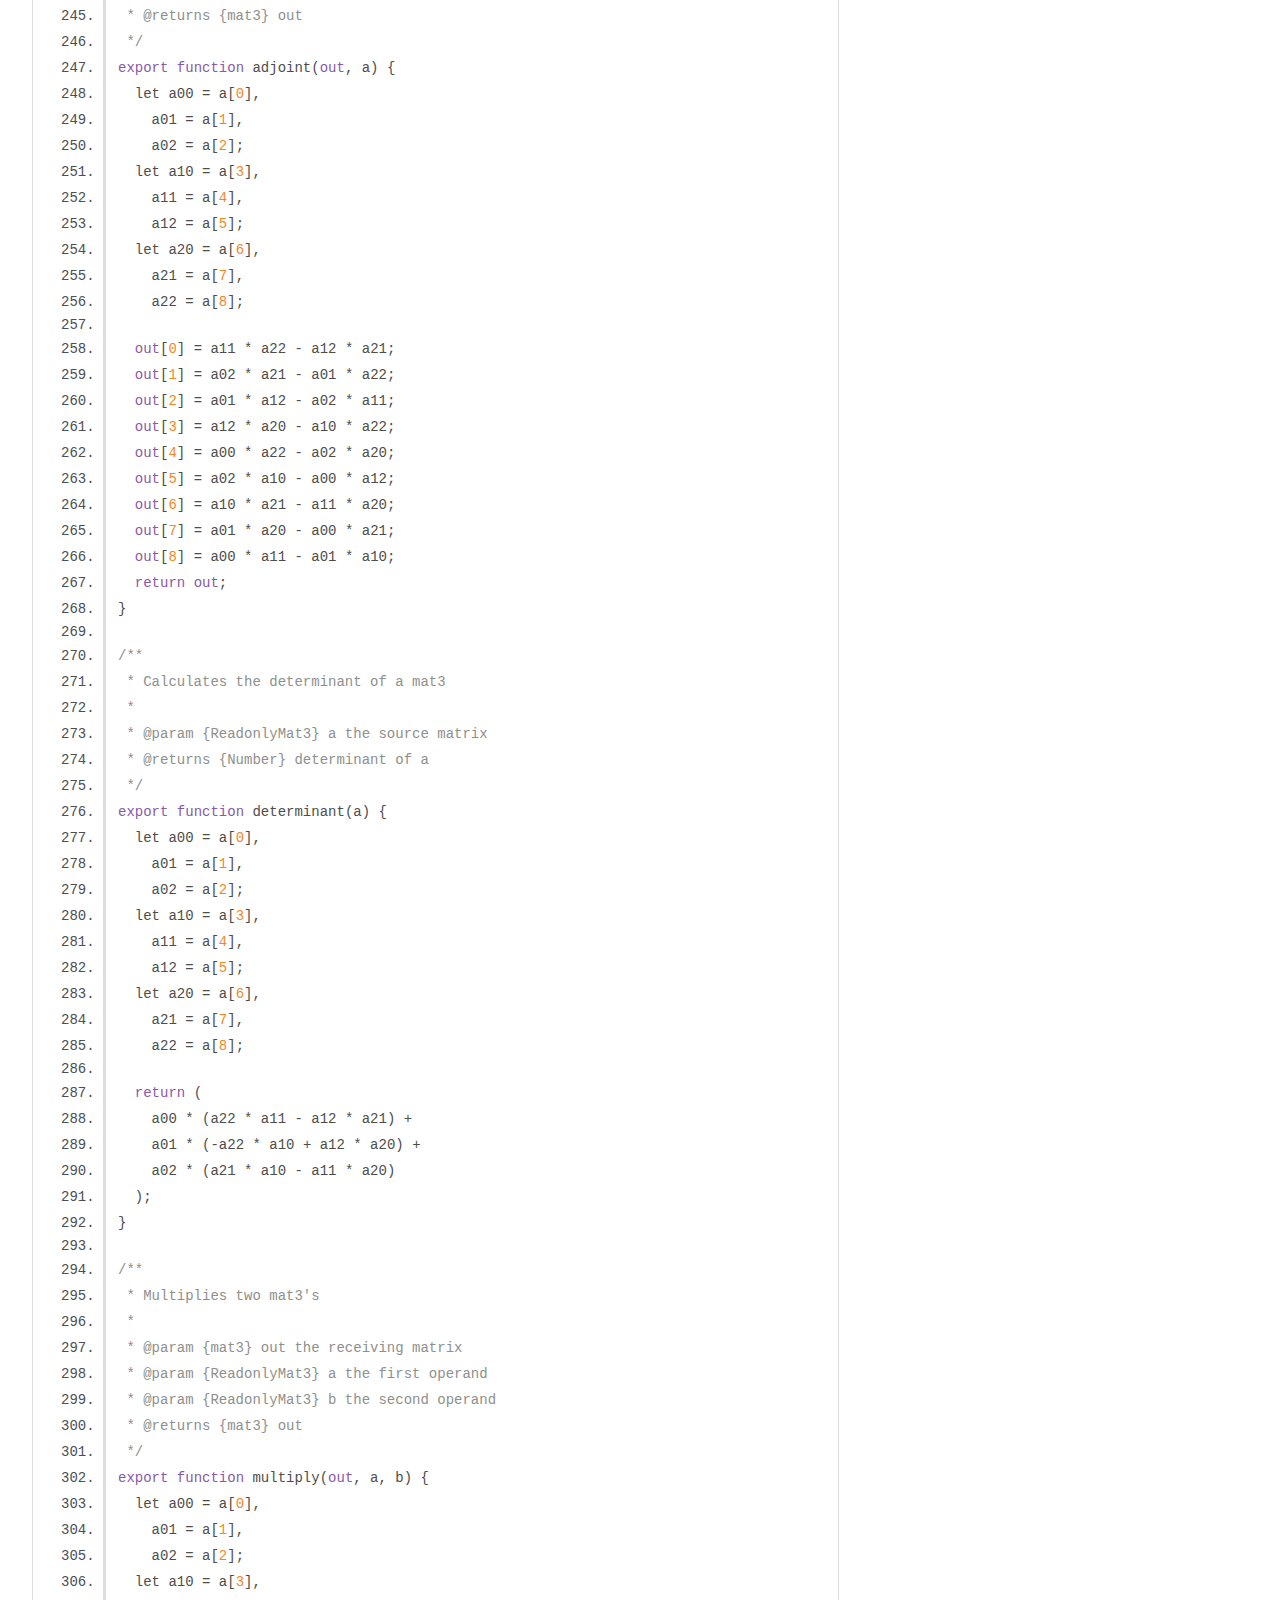
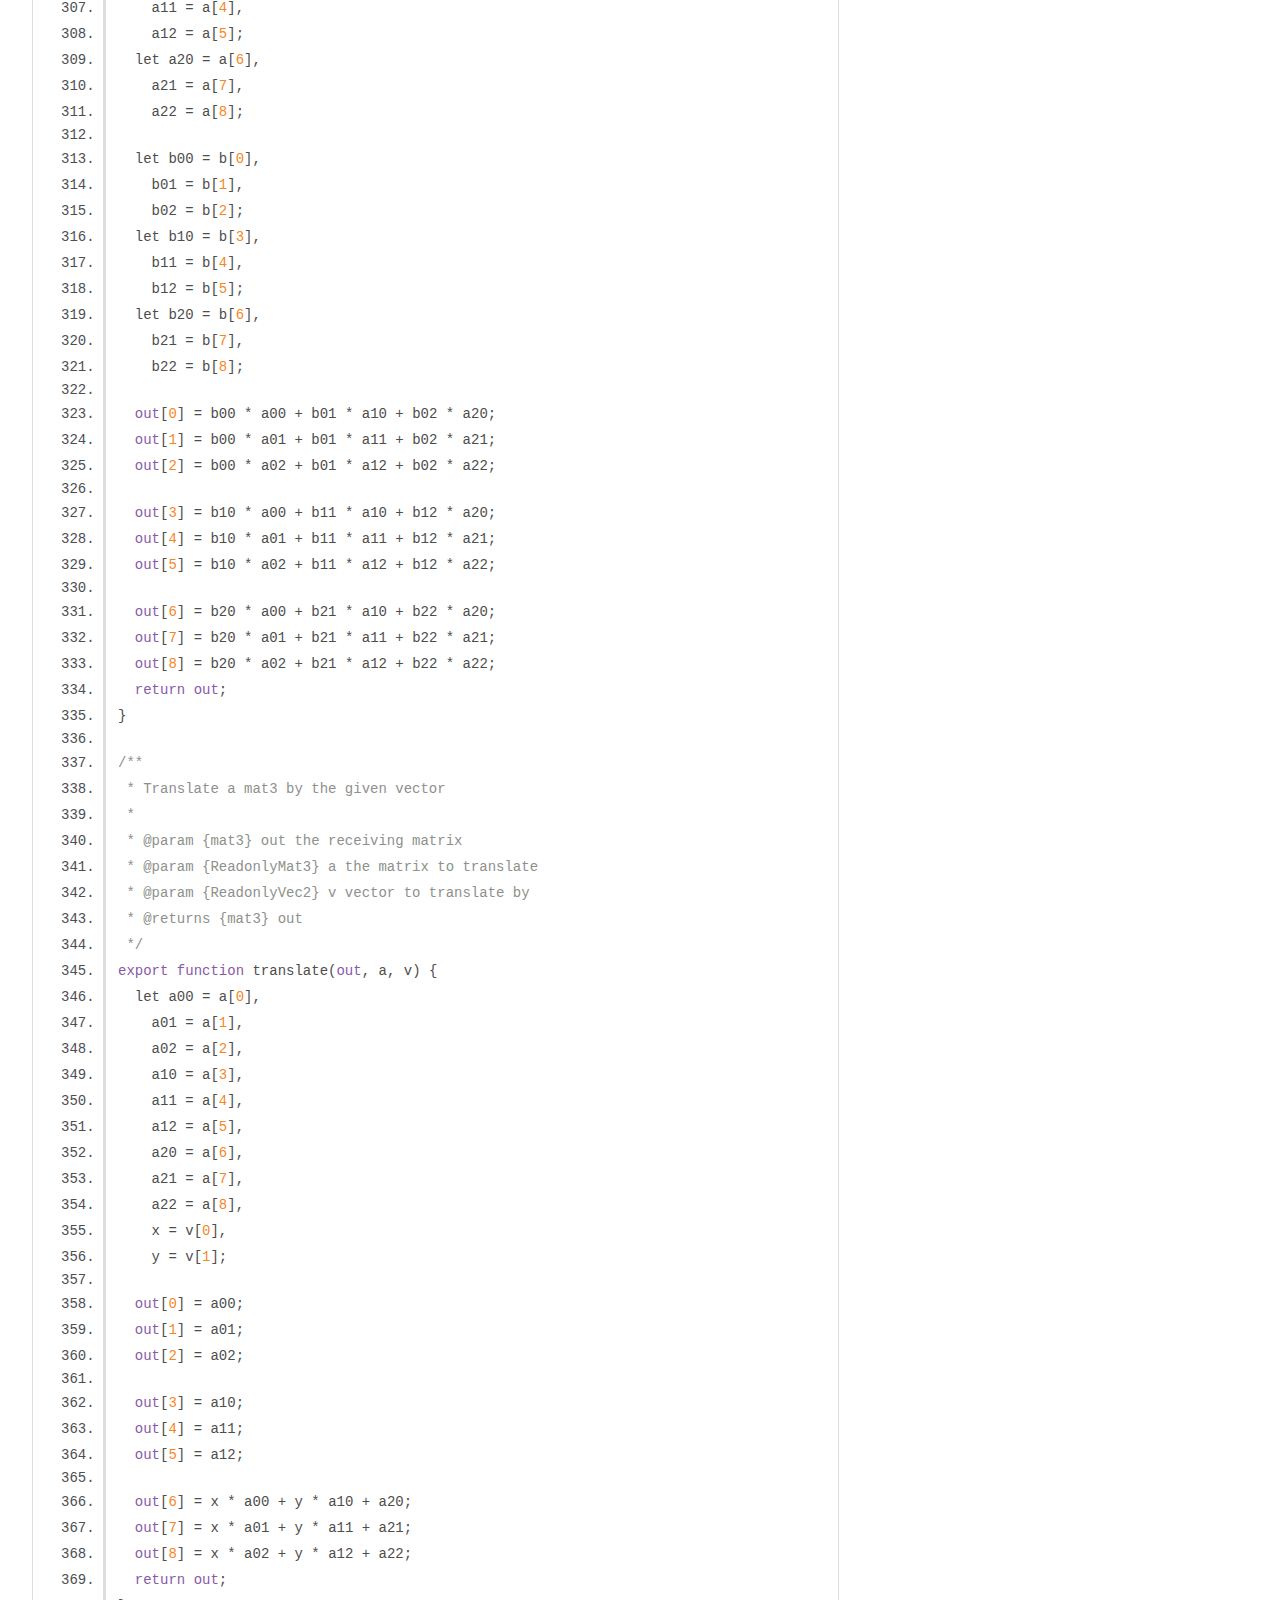
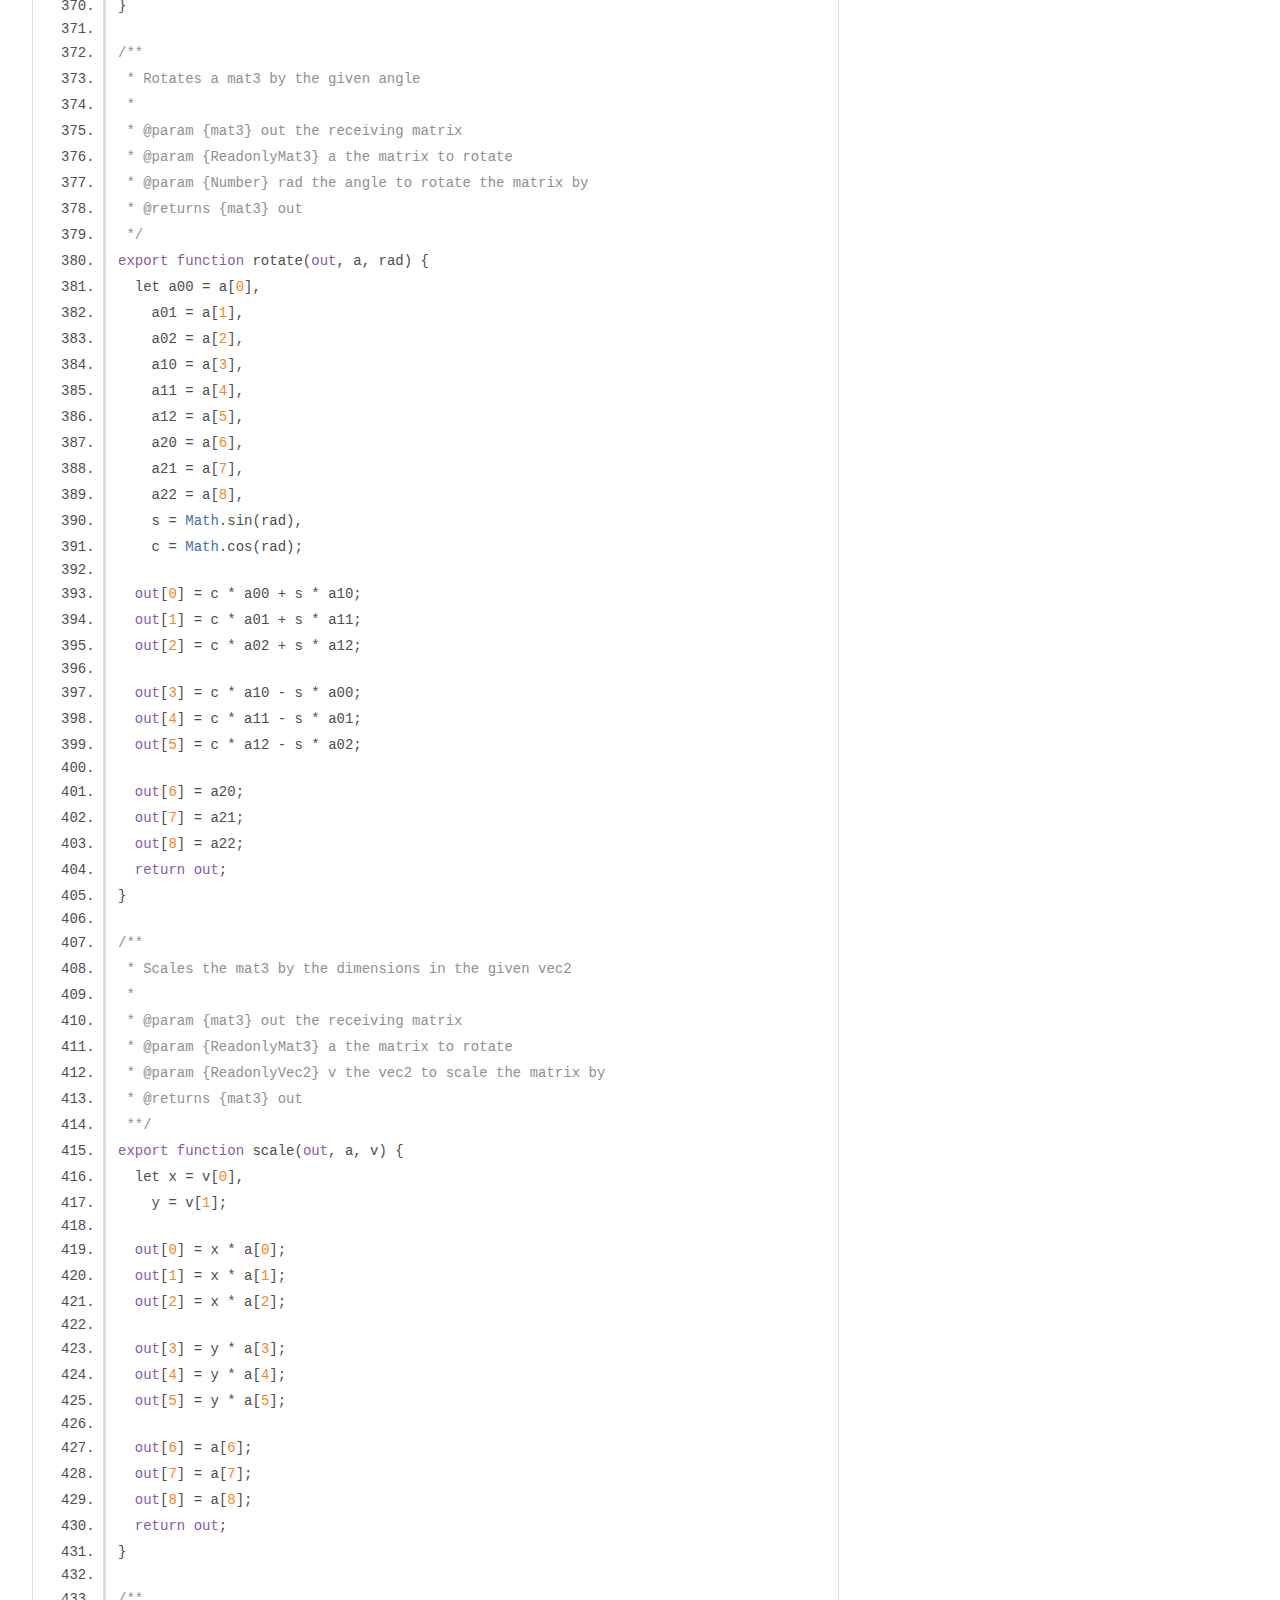
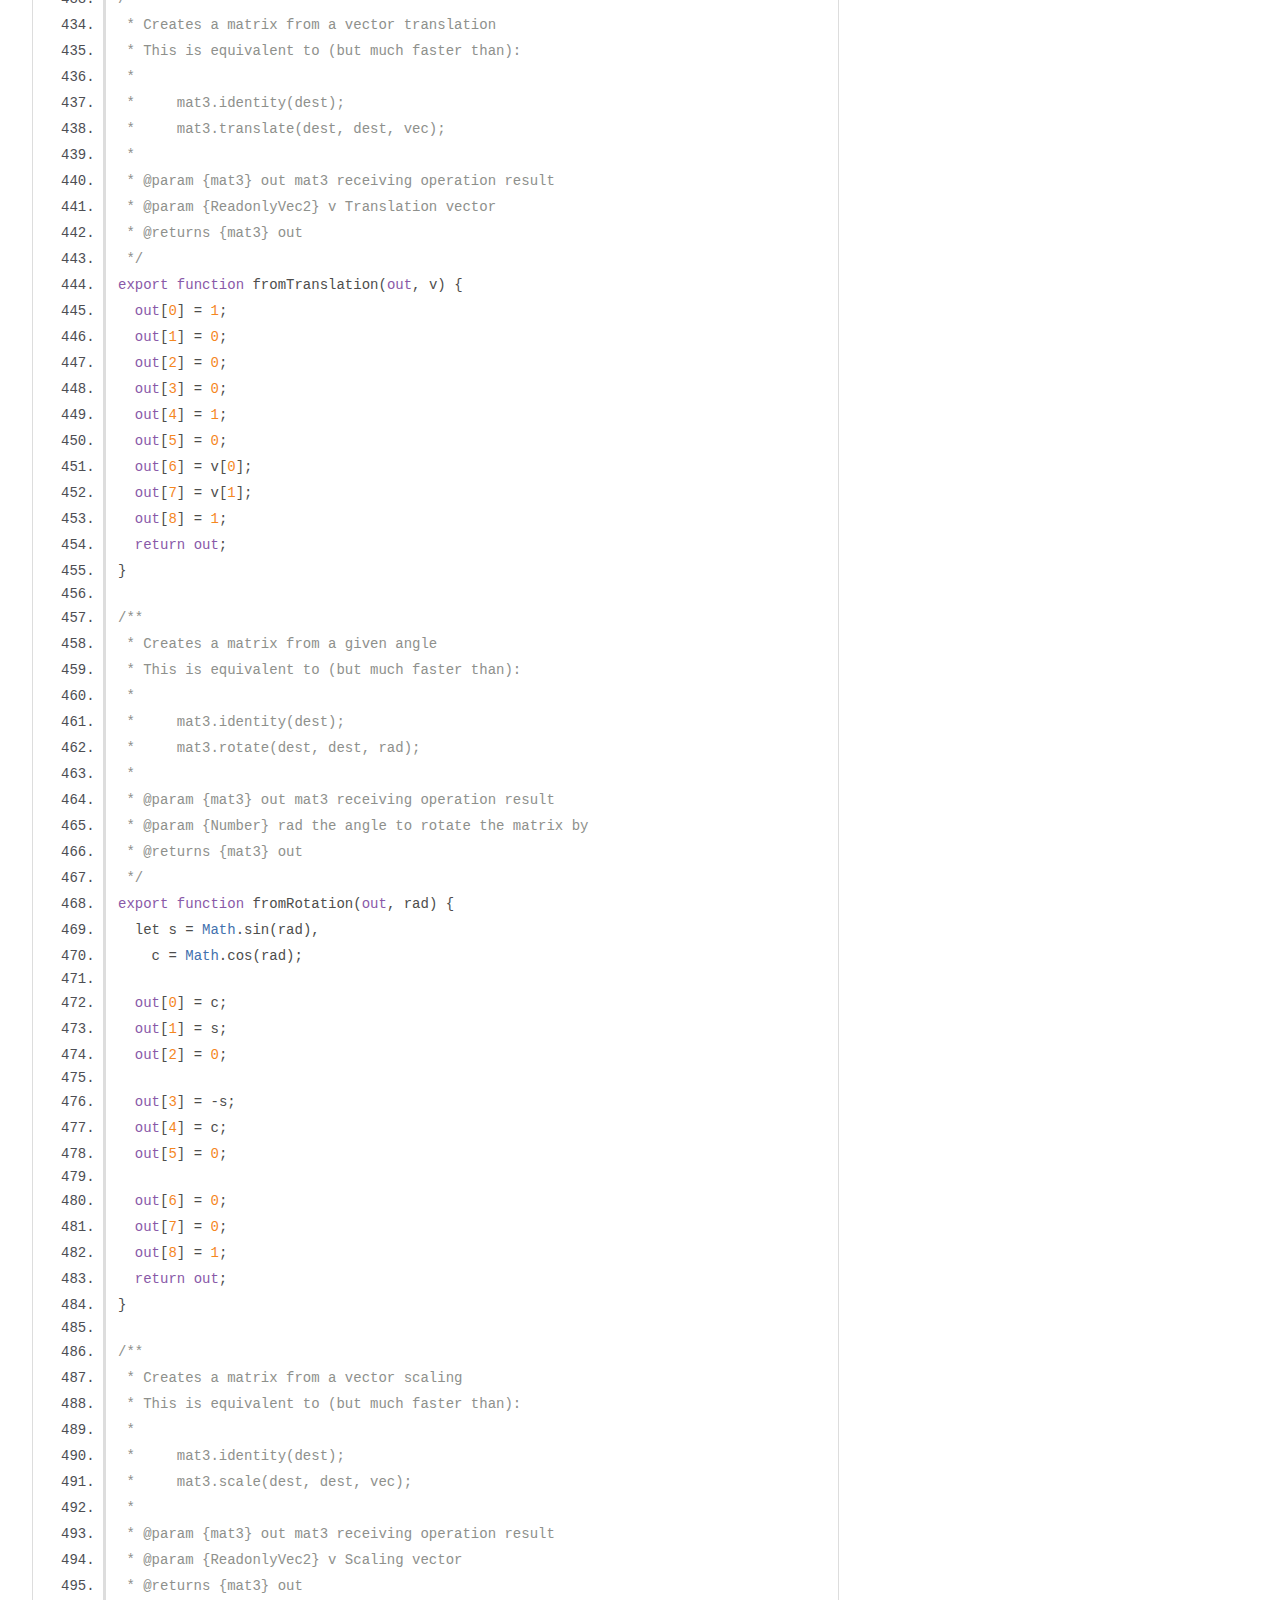
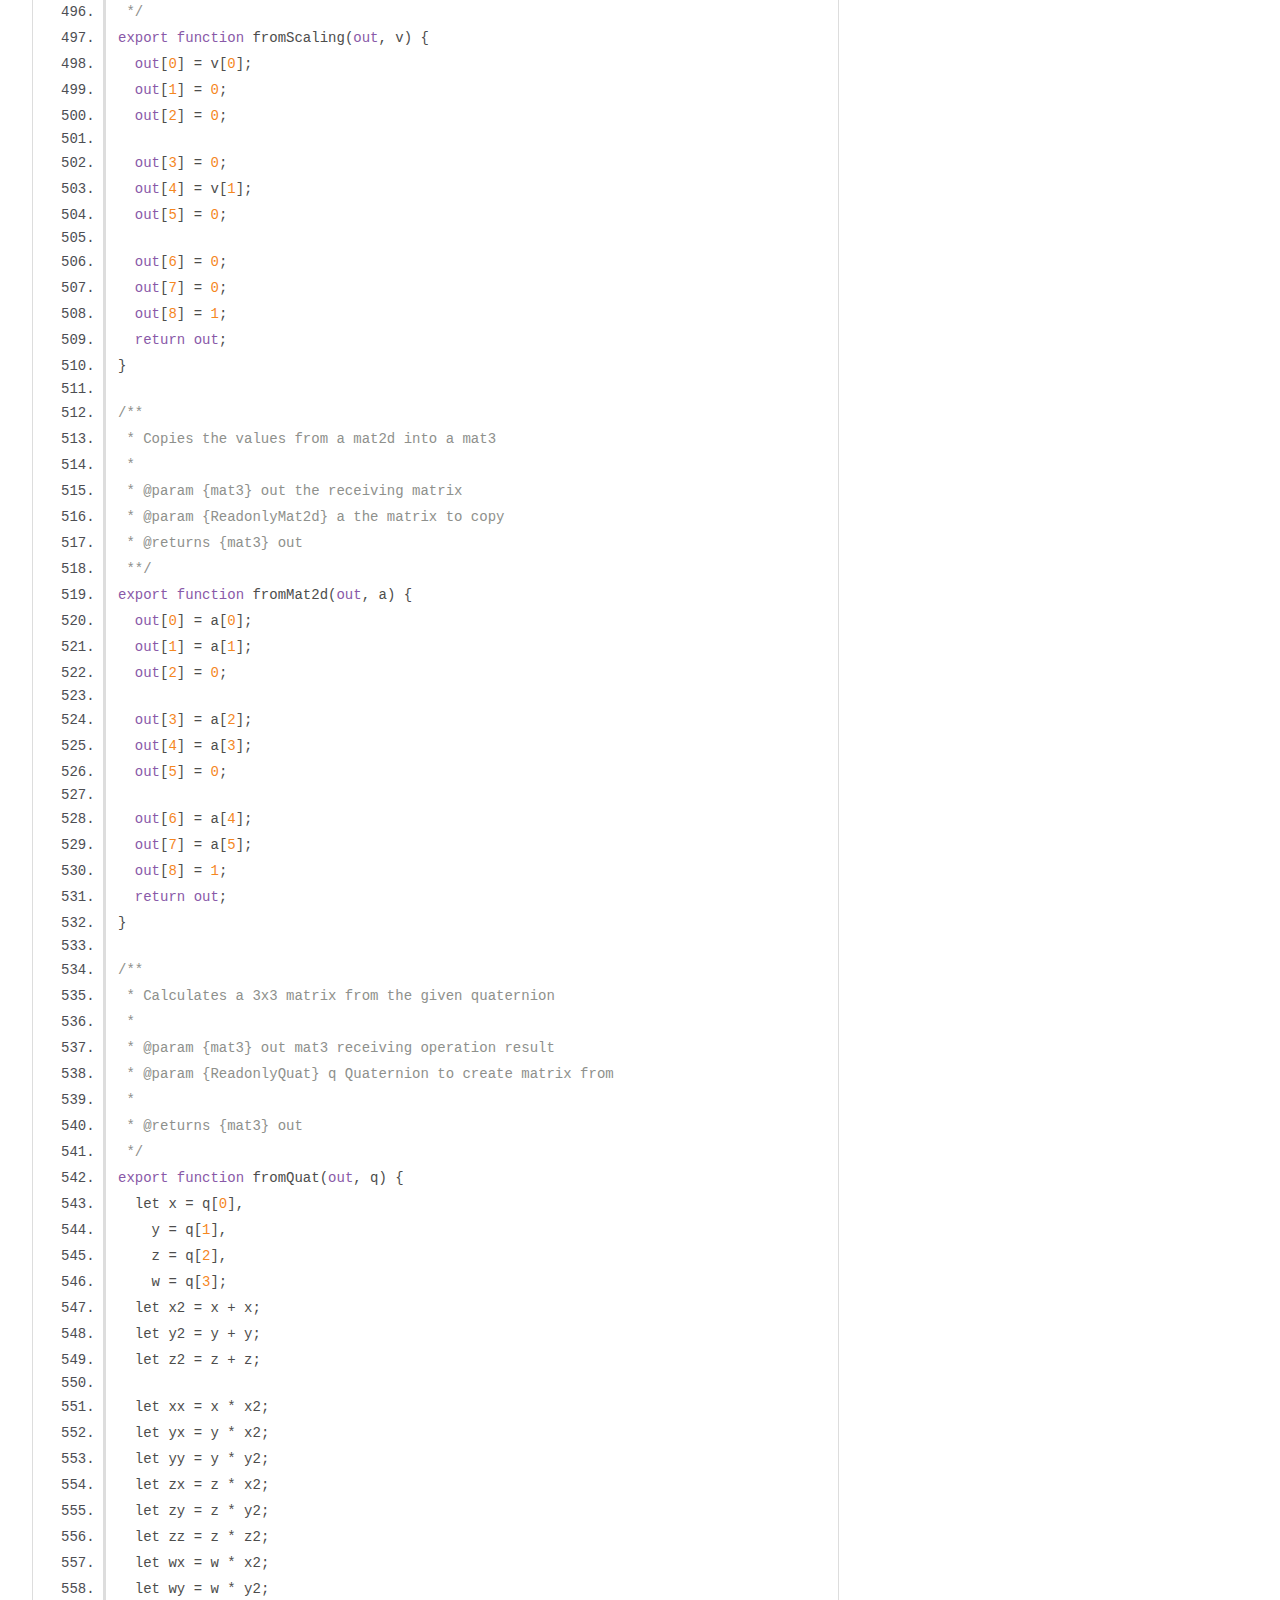
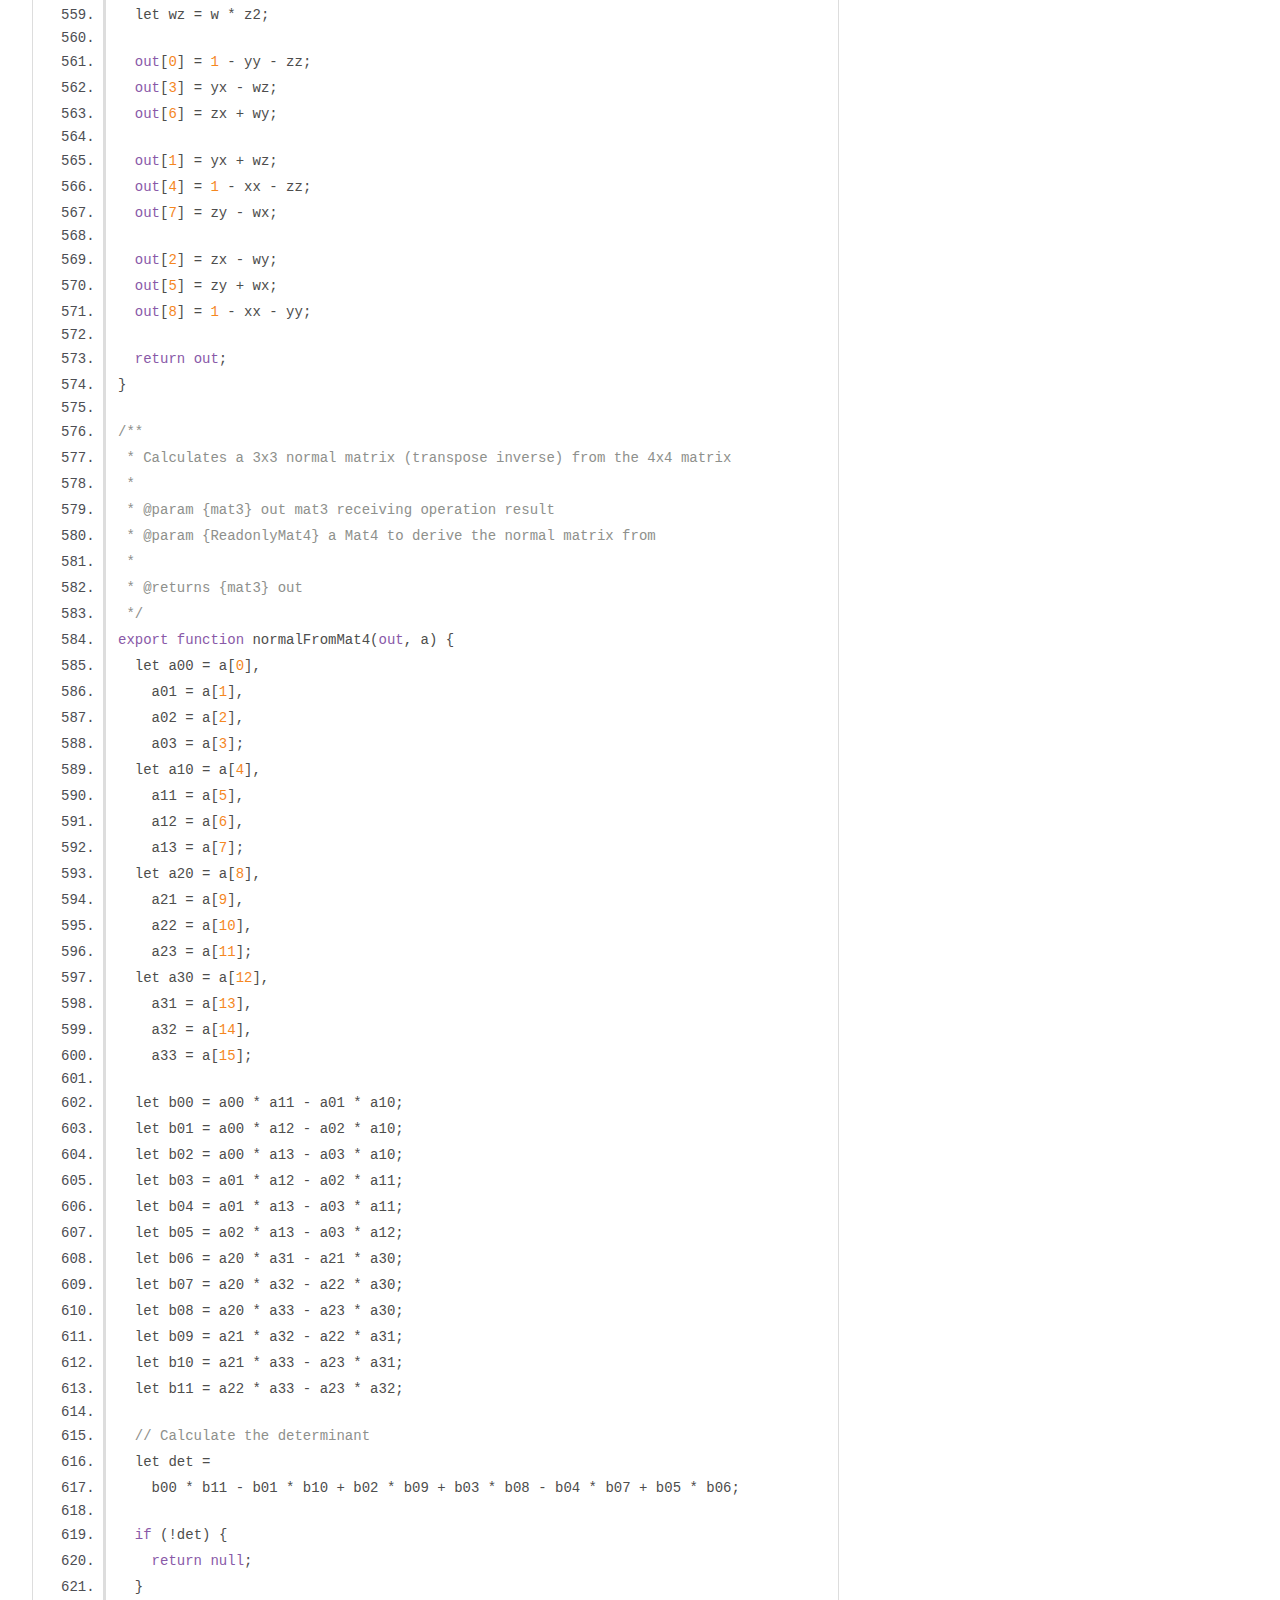
<file: assignment2-webgl-3d/toji-gl-matrix-v3.3.0-62-g8962b2e/toji-gl-matrix-8962b2e/docs/mat3.js.html>
<!DOCTYPE html>
<html lang="en">
<head>
    <meta charset="utf-8">
    <title>JSDoc: Source: mat3.js</title>

    <script src="scripts/prettify/prettify.js"> </script>
    <script src="scripts/prettify/lang-css.js"> </script>
    <!--[if lt IE 9]>
      <script src="//html5shiv.googlecode.com/svn/trunk/html5.js"></script>
    <![endif]-->
    <link type="text/css" rel="stylesheet" href="styles/prettify-tomorrow.css">
    <link type="text/css" rel="stylesheet" href="styles/jsdoc-default.css">
</head>

<body>

<div id="main">

    <h1 class="page-title">Source: mat3.js</h1>

    



    
    <section>
        <article>
            <pre class="prettyprint source linenums"><code>import * as glMatrix from "./common.js";

/**
 * 3x3 Matrix
 * @module mat3
 */

/**
 * Creates a new identity mat3
 *
 * @returns {mat3} a new 3x3 matrix
 */
export function create() {
  let out = new glMatrix.ARRAY_TYPE(9);
  if (glMatrix.ARRAY_TYPE != Float32Array) {
    out[1] = 0;
    out[2] = 0;
    out[3] = 0;
    out[5] = 0;
    out[6] = 0;
    out[7] = 0;
  }
  out[0] = 1;
  out[4] = 1;
  out[8] = 1;
  return out;
}

/**
 * Copies the upper-left 3x3 values into the given mat3.
 *
 * @param {mat3} out the receiving 3x3 matrix
 * @param {ReadonlyMat4} a   the source 4x4 matrix
 * @returns {mat3} out
 */
export function fromMat4(out, a) {
  out[0] = a[0];
  out[1] = a[1];
  out[2] = a[2];
  out[3] = a[4];
  out[4] = a[5];
  out[5] = a[6];
  out[6] = a[8];
  out[7] = a[9];
  out[8] = a[10];
  return out;
}

/**
 * Creates a new mat3 initialized with values from an existing matrix
 *
 * @param {ReadonlyMat3} a matrix to clone
 * @returns {mat3} a new 3x3 matrix
 */
export function clone(a) {
  let out = new glMatrix.ARRAY_TYPE(9);
  out[0] = a[0];
  out[1] = a[1];
  out[2] = a[2];
  out[3] = a[3];
  out[4] = a[4];
  out[5] = a[5];
  out[6] = a[6];
  out[7] = a[7];
  out[8] = a[8];
  return out;
}

/**
 * Copy the values from one mat3 to another
 *
 * @param {mat3} out the receiving matrix
 * @param {ReadonlyMat3} a the source matrix
 * @returns {mat3} out
 */
export function copy(out, a) {
  out[0] = a[0];
  out[1] = a[1];
  out[2] = a[2];
  out[3] = a[3];
  out[4] = a[4];
  out[5] = a[5];
  out[6] = a[6];
  out[7] = a[7];
  out[8] = a[8];
  return out;
}

/**
 * Create a new mat3 with the given values
 *
 * @param {Number} m00 Component in column 0, row 0 position (index 0)
 * @param {Number} m01 Component in column 0, row 1 position (index 1)
 * @param {Number} m02 Component in column 0, row 2 position (index 2)
 * @param {Number} m10 Component in column 1, row 0 position (index 3)
 * @param {Number} m11 Component in column 1, row 1 position (index 4)
 * @param {Number} m12 Component in column 1, row 2 position (index 5)
 * @param {Number} m20 Component in column 2, row 0 position (index 6)
 * @param {Number} m21 Component in column 2, row 1 position (index 7)
 * @param {Number} m22 Component in column 2, row 2 position (index 8)
 * @returns {mat3} A new mat3
 */
export function fromValues(m00, m01, m02, m10, m11, m12, m20, m21, m22) {
  let out = new glMatrix.ARRAY_TYPE(9);
  out[0] = m00;
  out[1] = m01;
  out[2] = m02;
  out[3] = m10;
  out[4] = m11;
  out[5] = m12;
  out[6] = m20;
  out[7] = m21;
  out[8] = m22;
  return out;
}

/**
 * Set the components of a mat3 to the given values
 *
 * @param {mat3} out the receiving matrix
 * @param {Number} m00 Component in column 0, row 0 position (index 0)
 * @param {Number} m01 Component in column 0, row 1 position (index 1)
 * @param {Number} m02 Component in column 0, row 2 position (index 2)
 * @param {Number} m10 Component in column 1, row 0 position (index 3)
 * @param {Number} m11 Component in column 1, row 1 position (index 4)
 * @param {Number} m12 Component in column 1, row 2 position (index 5)
 * @param {Number} m20 Component in column 2, row 0 position (index 6)
 * @param {Number} m21 Component in column 2, row 1 position (index 7)
 * @param {Number} m22 Component in column 2, row 2 position (index 8)
 * @returns {mat3} out
 */
export function set(out, m00, m01, m02, m10, m11, m12, m20, m21, m22) {
  out[0] = m00;
  out[1] = m01;
  out[2] = m02;
  out[3] = m10;
  out[4] = m11;
  out[5] = m12;
  out[6] = m20;
  out[7] = m21;
  out[8] = m22;
  return out;
}

/**
 * Set a mat3 to the identity matrix
 *
 * @param {mat3} out the receiving matrix
 * @returns {mat3} out
 */
export function identity(out) {
  out[0] = 1;
  out[1] = 0;
  out[2] = 0;
  out[3] = 0;
  out[4] = 1;
  out[5] = 0;
  out[6] = 0;
  out[7] = 0;
  out[8] = 1;
  return out;
}

/**
 * Transpose the values of a mat3
 *
 * @param {mat3} out the receiving matrix
 * @param {ReadonlyMat3} a the source matrix
 * @returns {mat3} out
 */
export function transpose(out, a) {
  // If we are transposing ourselves we can skip a few steps but have to cache some values
  if (out === a) {
    let a01 = a[1],
      a02 = a[2],
      a12 = a[5];
    out[1] = a[3];
    out[2] = a[6];
    out[3] = a01;
    out[5] = a[7];
    out[6] = a02;
    out[7] = a12;
  } else {
    out[0] = a[0];
    out[1] = a[3];
    out[2] = a[6];
    out[3] = a[1];
    out[4] = a[4];
    out[5] = a[7];
    out[6] = a[2];
    out[7] = a[5];
    out[8] = a[8];
  }

  return out;
}

/**
 * Inverts a mat3
 *
 * @param {mat3} out the receiving matrix
 * @param {ReadonlyMat3} a the source matrix
 * @returns {mat3} out
 */
export function invert(out, a) {
  let a00 = a[0],
    a01 = a[1],
    a02 = a[2];
  let a10 = a[3],
    a11 = a[4],
    a12 = a[5];
  let a20 = a[6],
    a21 = a[7],
    a22 = a[8];

  let b01 = a22 * a11 - a12 * a21;
  let b11 = -a22 * a10 + a12 * a20;
  let b21 = a21 * a10 - a11 * a20;

  // Calculate the determinant
  let det = a00 * b01 + a01 * b11 + a02 * b21;

  if (!det) {
    return null;
  }
  det = 1.0 / det;

  out[0] = b01 * det;
  out[1] = (-a22 * a01 + a02 * a21) * det;
  out[2] = (a12 * a01 - a02 * a11) * det;
  out[3] = b11 * det;
  out[4] = (a22 * a00 - a02 * a20) * det;
  out[5] = (-a12 * a00 + a02 * a10) * det;
  out[6] = b21 * det;
  out[7] = (-a21 * a00 + a01 * a20) * det;
  out[8] = (a11 * a00 - a01 * a10) * det;
  return out;
}

/**
 * Calculates the adjugate of a mat3
 *
 * @param {mat3} out the receiving matrix
 * @param {ReadonlyMat3} a the source matrix
 * @returns {mat3} out
 */
export function adjoint(out, a) {
  let a00 = a[0],
    a01 = a[1],
    a02 = a[2];
  let a10 = a[3],
    a11 = a[4],
    a12 = a[5];
  let a20 = a[6],
    a21 = a[7],
    a22 = a[8];

  out[0] = a11 * a22 - a12 * a21;
  out[1] = a02 * a21 - a01 * a22;
  out[2] = a01 * a12 - a02 * a11;
  out[3] = a12 * a20 - a10 * a22;
  out[4] = a00 * a22 - a02 * a20;
  out[5] = a02 * a10 - a00 * a12;
  out[6] = a10 * a21 - a11 * a20;
  out[7] = a01 * a20 - a00 * a21;
  out[8] = a00 * a11 - a01 * a10;
  return out;
}

/**
 * Calculates the determinant of a mat3
 *
 * @param {ReadonlyMat3} a the source matrix
 * @returns {Number} determinant of a
 */
export function determinant(a) {
  let a00 = a[0],
    a01 = a[1],
    a02 = a[2];
  let a10 = a[3],
    a11 = a[4],
    a12 = a[5];
  let a20 = a[6],
    a21 = a[7],
    a22 = a[8];

  return (
    a00 * (a22 * a11 - a12 * a21) +
    a01 * (-a22 * a10 + a12 * a20) +
    a02 * (a21 * a10 - a11 * a20)
  );
}

/**
 * Multiplies two mat3's
 *
 * @param {mat3} out the receiving matrix
 * @param {ReadonlyMat3} a the first operand
 * @param {ReadonlyMat3} b the second operand
 * @returns {mat3} out
 */
export function multiply(out, a, b) {
  let a00 = a[0],
    a01 = a[1],
    a02 = a[2];
  let a10 = a[3],
    a11 = a[4],
    a12 = a[5];
  let a20 = a[6],
    a21 = a[7],
    a22 = a[8];

  let b00 = b[0],
    b01 = b[1],
    b02 = b[2];
  let b10 = b[3],
    b11 = b[4],
    b12 = b[5];
  let b20 = b[6],
    b21 = b[7],
    b22 = b[8];

  out[0] = b00 * a00 + b01 * a10 + b02 * a20;
  out[1] = b00 * a01 + b01 * a11 + b02 * a21;
  out[2] = b00 * a02 + b01 * a12 + b02 * a22;

  out[3] = b10 * a00 + b11 * a10 + b12 * a20;
  out[4] = b10 * a01 + b11 * a11 + b12 * a21;
  out[5] = b10 * a02 + b11 * a12 + b12 * a22;

  out[6] = b20 * a00 + b21 * a10 + b22 * a20;
  out[7] = b20 * a01 + b21 * a11 + b22 * a21;
  out[8] = b20 * a02 + b21 * a12 + b22 * a22;
  return out;
}

/**
 * Translate a mat3 by the given vector
 *
 * @param {mat3} out the receiving matrix
 * @param {ReadonlyMat3} a the matrix to translate
 * @param {ReadonlyVec2} v vector to translate by
 * @returns {mat3} out
 */
export function translate(out, a, v) {
  let a00 = a[0],
    a01 = a[1],
    a02 = a[2],
    a10 = a[3],
    a11 = a[4],
    a12 = a[5],
    a20 = a[6],
    a21 = a[7],
    a22 = a[8],
    x = v[0],
    y = v[1];

  out[0] = a00;
  out[1] = a01;
  out[2] = a02;

  out[3] = a10;
  out[4] = a11;
  out[5] = a12;

  out[6] = x * a00 + y * a10 + a20;
  out[7] = x * a01 + y * a11 + a21;
  out[8] = x * a02 + y * a12 + a22;
  return out;
}

/**
 * Rotates a mat3 by the given angle
 *
 * @param {mat3} out the receiving matrix
 * @param {ReadonlyMat3} a the matrix to rotate
 * @param {Number} rad the angle to rotate the matrix by
 * @returns {mat3} out
 */
export function rotate(out, a, rad) {
  let a00 = a[0],
    a01 = a[1],
    a02 = a[2],
    a10 = a[3],
    a11 = a[4],
    a12 = a[5],
    a20 = a[6],
    a21 = a[7],
    a22 = a[8],
    s = Math.sin(rad),
    c = Math.cos(rad);

  out[0] = c * a00 + s * a10;
  out[1] = c * a01 + s * a11;
  out[2] = c * a02 + s * a12;

  out[3] = c * a10 - s * a00;
  out[4] = c * a11 - s * a01;
  out[5] = c * a12 - s * a02;

  out[6] = a20;
  out[7] = a21;
  out[8] = a22;
  return out;
}

/**
 * Scales the mat3 by the dimensions in the given vec2
 *
 * @param {mat3} out the receiving matrix
 * @param {ReadonlyMat3} a the matrix to rotate
 * @param {ReadonlyVec2} v the vec2 to scale the matrix by
 * @returns {mat3} out
 **/
export function scale(out, a, v) {
  let x = v[0],
    y = v[1];

  out[0] = x * a[0];
  out[1] = x * a[1];
  out[2] = x * a[2];

  out[3] = y * a[3];
  out[4] = y * a[4];
  out[5] = y * a[5];

  out[6] = a[6];
  out[7] = a[7];
  out[8] = a[8];
  return out;
}

/**
 * Creates a matrix from a vector translation
 * This is equivalent to (but much faster than):
 *
 *     mat3.identity(dest);
 *     mat3.translate(dest, dest, vec);
 *
 * @param {mat3} out mat3 receiving operation result
 * @param {ReadonlyVec2} v Translation vector
 * @returns {mat3} out
 */
export function fromTranslation(out, v) {
  out[0] = 1;
  out[1] = 0;
  out[2] = 0;
  out[3] = 0;
  out[4] = 1;
  out[5] = 0;
  out[6] = v[0];
  out[7] = v[1];
  out[8] = 1;
  return out;
}

/**
 * Creates a matrix from a given angle
 * This is equivalent to (but much faster than):
 *
 *     mat3.identity(dest);
 *     mat3.rotate(dest, dest, rad);
 *
 * @param {mat3} out mat3 receiving operation result
 * @param {Number} rad the angle to rotate the matrix by
 * @returns {mat3} out
 */
export function fromRotation(out, rad) {
  let s = Math.sin(rad),
    c = Math.cos(rad);

  out[0] = c;
  out[1] = s;
  out[2] = 0;

  out[3] = -s;
  out[4] = c;
  out[5] = 0;

  out[6] = 0;
  out[7] = 0;
  out[8] = 1;
  return out;
}

/**
 * Creates a matrix from a vector scaling
 * This is equivalent to (but much faster than):
 *
 *     mat3.identity(dest);
 *     mat3.scale(dest, dest, vec);
 *
 * @param {mat3} out mat3 receiving operation result
 * @param {ReadonlyVec2} v Scaling vector
 * @returns {mat3} out
 */
export function fromScaling(out, v) {
  out[0] = v[0];
  out[1] = 0;
  out[2] = 0;

  out[3] = 0;
  out[4] = v[1];
  out[5] = 0;

  out[6] = 0;
  out[7] = 0;
  out[8] = 1;
  return out;
}

/**
 * Copies the values from a mat2d into a mat3
 *
 * @param {mat3} out the receiving matrix
 * @param {ReadonlyMat2d} a the matrix to copy
 * @returns {mat3} out
 **/
export function fromMat2d(out, a) {
  out[0] = a[0];
  out[1] = a[1];
  out[2] = 0;

  out[3] = a[2];
  out[4] = a[3];
  out[5] = 0;

  out[6] = a[4];
  out[7] = a[5];
  out[8] = 1;
  return out;
}

/**
 * Calculates a 3x3 matrix from the given quaternion
 *
 * @param {mat3} out mat3 receiving operation result
 * @param {ReadonlyQuat} q Quaternion to create matrix from
 *
 * @returns {mat3} out
 */
export function fromQuat(out, q) {
  let x = q[0],
    y = q[1],
    z = q[2],
    w = q[3];
  let x2 = x + x;
  let y2 = y + y;
  let z2 = z + z;

  let xx = x * x2;
  let yx = y * x2;
  let yy = y * y2;
  let zx = z * x2;
  let zy = z * y2;
  let zz = z * z2;
  let wx = w * x2;
  let wy = w * y2;
  let wz = w * z2;

  out[0] = 1 - yy - zz;
  out[3] = yx - wz;
  out[6] = zx + wy;

  out[1] = yx + wz;
  out[4] = 1 - xx - zz;
  out[7] = zy - wx;

  out[2] = zx - wy;
  out[5] = zy + wx;
  out[8] = 1 - xx - yy;

  return out;
}

/**
 * Calculates a 3x3 normal matrix (transpose inverse) from the 4x4 matrix
 *
 * @param {mat3} out mat3 receiving operation result
 * @param {ReadonlyMat4} a Mat4 to derive the normal matrix from
 *
 * @returns {mat3} out
 */
export function normalFromMat4(out, a) {
  let a00 = a[0],
    a01 = a[1],
    a02 = a[2],
    a03 = a[3];
  let a10 = a[4],
    a11 = a[5],
    a12 = a[6],
    a13 = a[7];
  let a20 = a[8],
    a21 = a[9],
    a22 = a[10],
    a23 = a[11];
  let a30 = a[12],
    a31 = a[13],
    a32 = a[14],
    a33 = a[15];

  let b00 = a00 * a11 - a01 * a10;
  let b01 = a00 * a12 - a02 * a10;
  let b02 = a00 * a13 - a03 * a10;
  let b03 = a01 * a12 - a02 * a11;
  let b04 = a01 * a13 - a03 * a11;
  let b05 = a02 * a13 - a03 * a12;
  let b06 = a20 * a31 - a21 * a30;
  let b07 = a20 * a32 - a22 * a30;
  let b08 = a20 * a33 - a23 * a30;
  let b09 = a21 * a32 - a22 * a31;
  let b10 = a21 * a33 - a23 * a31;
  let b11 = a22 * a33 - a23 * a32;

  // Calculate the determinant
  let det =
    b00 * b11 - b01 * b10 + b02 * b09 + b03 * b08 - b04 * b07 + b05 * b06;

  if (!det) {
    return null;
  }
  det = 1.0 / det;

  out[0] = (a11 * b11 - a12 * b10 + a13 * b09) * det;
  out[1] = (a12 * b08 - a10 * b11 - a13 * b07) * det;
  out[2] = (a10 * b10 - a11 * b08 + a13 * b06) * det;

  out[3] = (a02 * b10 - a01 * b11 - a03 * b09) * det;
  out[4] = (a00 * b11 - a02 * b08 + a03 * b07) * det;
  out[5] = (a01 * b08 - a00 * b10 - a03 * b06) * det;

  out[6] = (a31 * b05 - a32 * b04 + a33 * b03) * det;
  out[7] = (a32 * b02 - a30 * b05 - a33 * b01) * det;
  out[8] = (a30 * b04 - a31 * b02 + a33 * b00) * det;

  return out;
}

/**
 * Generates a 2D projection matrix with the given bounds
 *
 * @param {mat3} out mat3 frustum matrix will be written into
 * @param {number} width Width of your gl context
 * @param {number} height Height of gl context
 * @returns {mat3} out
 */
export function projection(out, width, height) {
  out[0] = 2 / width;
  out[1] = 0;
  out[2] = 0;
  out[3] = 0;
  out[4] = -2 / height;
  out[5] = 0;
  out[6] = -1;
  out[7] = 1;
  out[8] = 1;
  return out;
}

/**
 * Returns a string representation of a mat3
 *
 * @param {ReadonlyMat3} a matrix to represent as a string
 * @returns {String} string representation of the matrix
 */
export function str(a) {
  return (
    "mat3(" +
    a[0] +
    ", " +
    a[1] +
    ", " +
    a[2] +
    ", " +
    a[3] +
    ", " +
    a[4] +
    ", " +
    a[5] +
    ", " +
    a[6] +
    ", " +
    a[7] +
    ", " +
    a[8] +
    ")"
  );
}

/**
 * Returns Frobenius norm of a mat3
 *
 * @param {ReadonlyMat3} a the matrix to calculate Frobenius norm of
 * @returns {Number} Frobenius norm
 */
export function frob(a) {
  return Math.hypot(a[0], a[1], a[2], a[3], a[4], a[5], a[6], a[7], a[8]);
}

/**
 * Adds two mat3's
 *
 * @param {mat3} out the receiving matrix
 * @param {ReadonlyMat3} a the first operand
 * @param {ReadonlyMat3} b the second operand
 * @returns {mat3} out
 */
export function add(out, a, b) {
  out[0] = a[0] + b[0];
  out[1] = a[1] + b[1];
  out[2] = a[2] + b[2];
  out[3] = a[3] + b[3];
  out[4] = a[4] + b[4];
  out[5] = a[5] + b[5];
  out[6] = a[6] + b[6];
  out[7] = a[7] + b[7];
  out[8] = a[8] + b[8];
  return out;
}

/**
 * Subtracts matrix b from matrix a
 *
 * @param {mat3} out the receiving matrix
 * @param {ReadonlyMat3} a the first operand
 * @param {ReadonlyMat3} b the second operand
 * @returns {mat3} out
 */
export function subtract(out, a, b) {
  out[0] = a[0] - b[0];
  out[1] = a[1] - b[1];
  out[2] = a[2] - b[2];
  out[3] = a[3] - b[3];
  out[4] = a[4] - b[4];
  out[5] = a[5] - b[5];
  out[6] = a[6] - b[6];
  out[7] = a[7] - b[7];
  out[8] = a[8] - b[8];
  return out;
}

/**
 * Multiply each element of the matrix by a scalar.
 *
 * @param {mat3} out the receiving matrix
 * @param {ReadonlyMat3} a the matrix to scale
 * @param {Number} b amount to scale the matrix's elements by
 * @returns {mat3} out
 */
export function multiplyScalar(out, a, b) {
  out[0] = a[0] * b;
  out[1] = a[1] * b;
  out[2] = a[2] * b;
  out[3] = a[3] * b;
  out[4] = a[4] * b;
  out[5] = a[5] * b;
  out[6] = a[6] * b;
  out[7] = a[7] * b;
  out[8] = a[8] * b;
  return out;
}

/**
 * Adds two mat3's after multiplying each element of the second operand by a scalar value.
 *
 * @param {mat3} out the receiving vector
 * @param {ReadonlyMat3} a the first operand
 * @param {ReadonlyMat3} b the second operand
 * @param {Number} scale the amount to scale b's elements by before adding
 * @returns {mat3} out
 */
export function multiplyScalarAndAdd(out, a, b, scale) {
  out[0] = a[0] + b[0] * scale;
  out[1] = a[1] + b[1] * scale;
  out[2] = a[2] + b[2] * scale;
  out[3] = a[3] + b[3] * scale;
  out[4] = a[4] + b[4] * scale;
  out[5] = a[5] + b[5] * scale;
  out[6] = a[6] + b[6] * scale;
  out[7] = a[7] + b[7] * scale;
  out[8] = a[8] + b[8] * scale;
  return out;
}

/**
 * Returns whether or not the matrices have exactly the same elements in the same position (when compared with ===)
 *
 * @param {ReadonlyMat3} a The first matrix.
 * @param {ReadonlyMat3} b The second matrix.
 * @returns {Boolean} True if the matrices are equal, false otherwise.
 */
export function exactEquals(a, b) {
  return (
    a[0] === b[0] &amp;&amp;
    a[1] === b[1] &amp;&amp;
    a[2] === b[2] &amp;&amp;
    a[3] === b[3] &amp;&amp;
    a[4] === b[4] &amp;&amp;
    a[5] === b[5] &amp;&amp;
    a[6] === b[6] &amp;&amp;
    a[7] === b[7] &amp;&amp;
    a[8] === b[8]
  );
}

/**
 * Returns whether or not the matrices have approximately the same elements in the same position.
 *
 * @param {ReadonlyMat3} a The first matrix.
 * @param {ReadonlyMat3} b The second matrix.
 * @returns {Boolean} True if the matrices are equal, false otherwise.
 */
export function equals(a, b) {
  let a0 = a[0],
    a1 = a[1],
    a2 = a[2],
    a3 = a[3],
    a4 = a[4],
    a5 = a[5],
    a6 = a[6],
    a7 = a[7],
    a8 = a[8];
  let b0 = b[0],
    b1 = b[1],
    b2 = b[2],
    b3 = b[3],
    b4 = b[4],
    b5 = b[5],
    b6 = b[6],
    b7 = b[7],
    b8 = b[8];
  return (
    Math.abs(a0 - b0) &lt;=
      glMatrix.EPSILON * Math.max(1.0, Math.abs(a0), Math.abs(b0)) &amp;&amp;
    Math.abs(a1 - b1) &lt;=
      glMatrix.EPSILON * Math.max(1.0, Math.abs(a1), Math.abs(b1)) &amp;&amp;
    Math.abs(a2 - b2) &lt;=
      glMatrix.EPSILON * Math.max(1.0, Math.abs(a2), Math.abs(b2)) &amp;&amp;
    Math.abs(a3 - b3) &lt;=
      glMatrix.EPSILON * Math.max(1.0, Math.abs(a3), Math.abs(b3)) &amp;&amp;
    Math.abs(a4 - b4) &lt;=
      glMatrix.EPSILON * Math.max(1.0, Math.abs(a4), Math.abs(b4)) &amp;&amp;
    Math.abs(a5 - b5) &lt;=
      glMatrix.EPSILON * Math.max(1.0, Math.abs(a5), Math.abs(b5)) &amp;&amp;
    Math.abs(a6 - b6) &lt;=
      glMatrix.EPSILON * Math.max(1.0, Math.abs(a6), Math.abs(b6)) &amp;&amp;
    Math.abs(a7 - b7) &lt;=
      glMatrix.EPSILON * Math.max(1.0, Math.abs(a7), Math.abs(b7)) &amp;&amp;
    Math.abs(a8 - b8) &lt;=
      glMatrix.EPSILON * Math.max(1.0, Math.abs(a8), Math.abs(b8))
  );
}

/**
 * Alias for {@link mat3.multiply}
 * @function
 */
export const mul = multiply;

/**
 * Alias for {@link mat3.subtract}
 * @function
 */
export const sub = subtract;
</code></pre>
        </article>
    </section>




</div>

<nav>
    <h2><a href="index.html">Home</a></h2><h3>Modules</h3><ul><li><a href="module-glMatrix.html">glMatrix</a></li><li><a href="module-mat2.html">mat2</a></li><li><a href="module-mat2d.html">mat2d</a></li><li><a href="module-mat3.html">mat3</a></li><li><a href="module-mat4.html">mat4</a></li><li><a href="module-quat.html">quat</a></li><li><a href="module-quat2.html">quat2</a></li><li><a href="module-vec2.html">vec2</a></li><li><a href="module-vec3.html">vec3</a></li><li><a href="module-vec4.html">vec4</a></li></ul>
</nav>

<br class="clear">

<footer>
    Documentation generated by <a href="https://github.com/jsdoc/jsdoc">JSDoc 3.6.3</a> on Wed Apr 01 2020 11:00:40 GMT+0200 (Central European Summer Time)
</footer>

<script> prettyPrint(); </script>
<script src="scripts/linenumber.js"> </script>
</body>
</html>
</file>
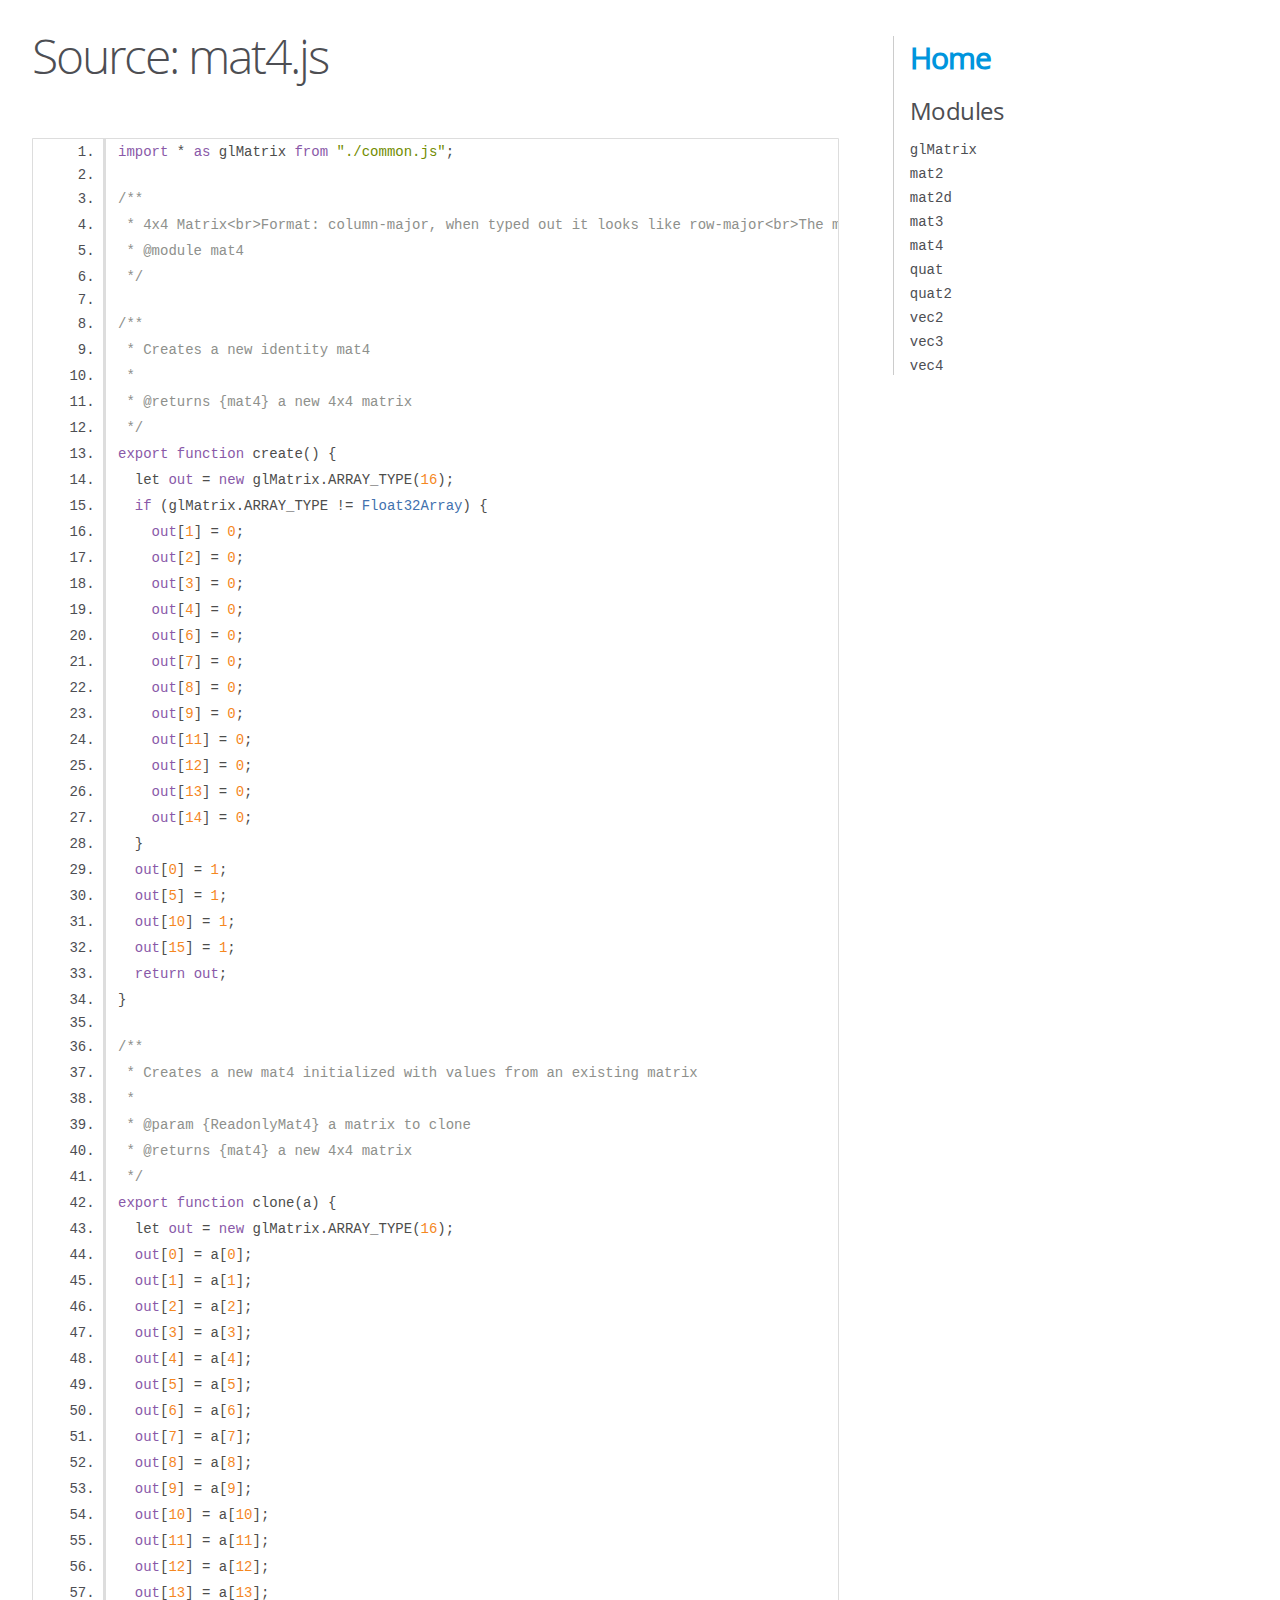
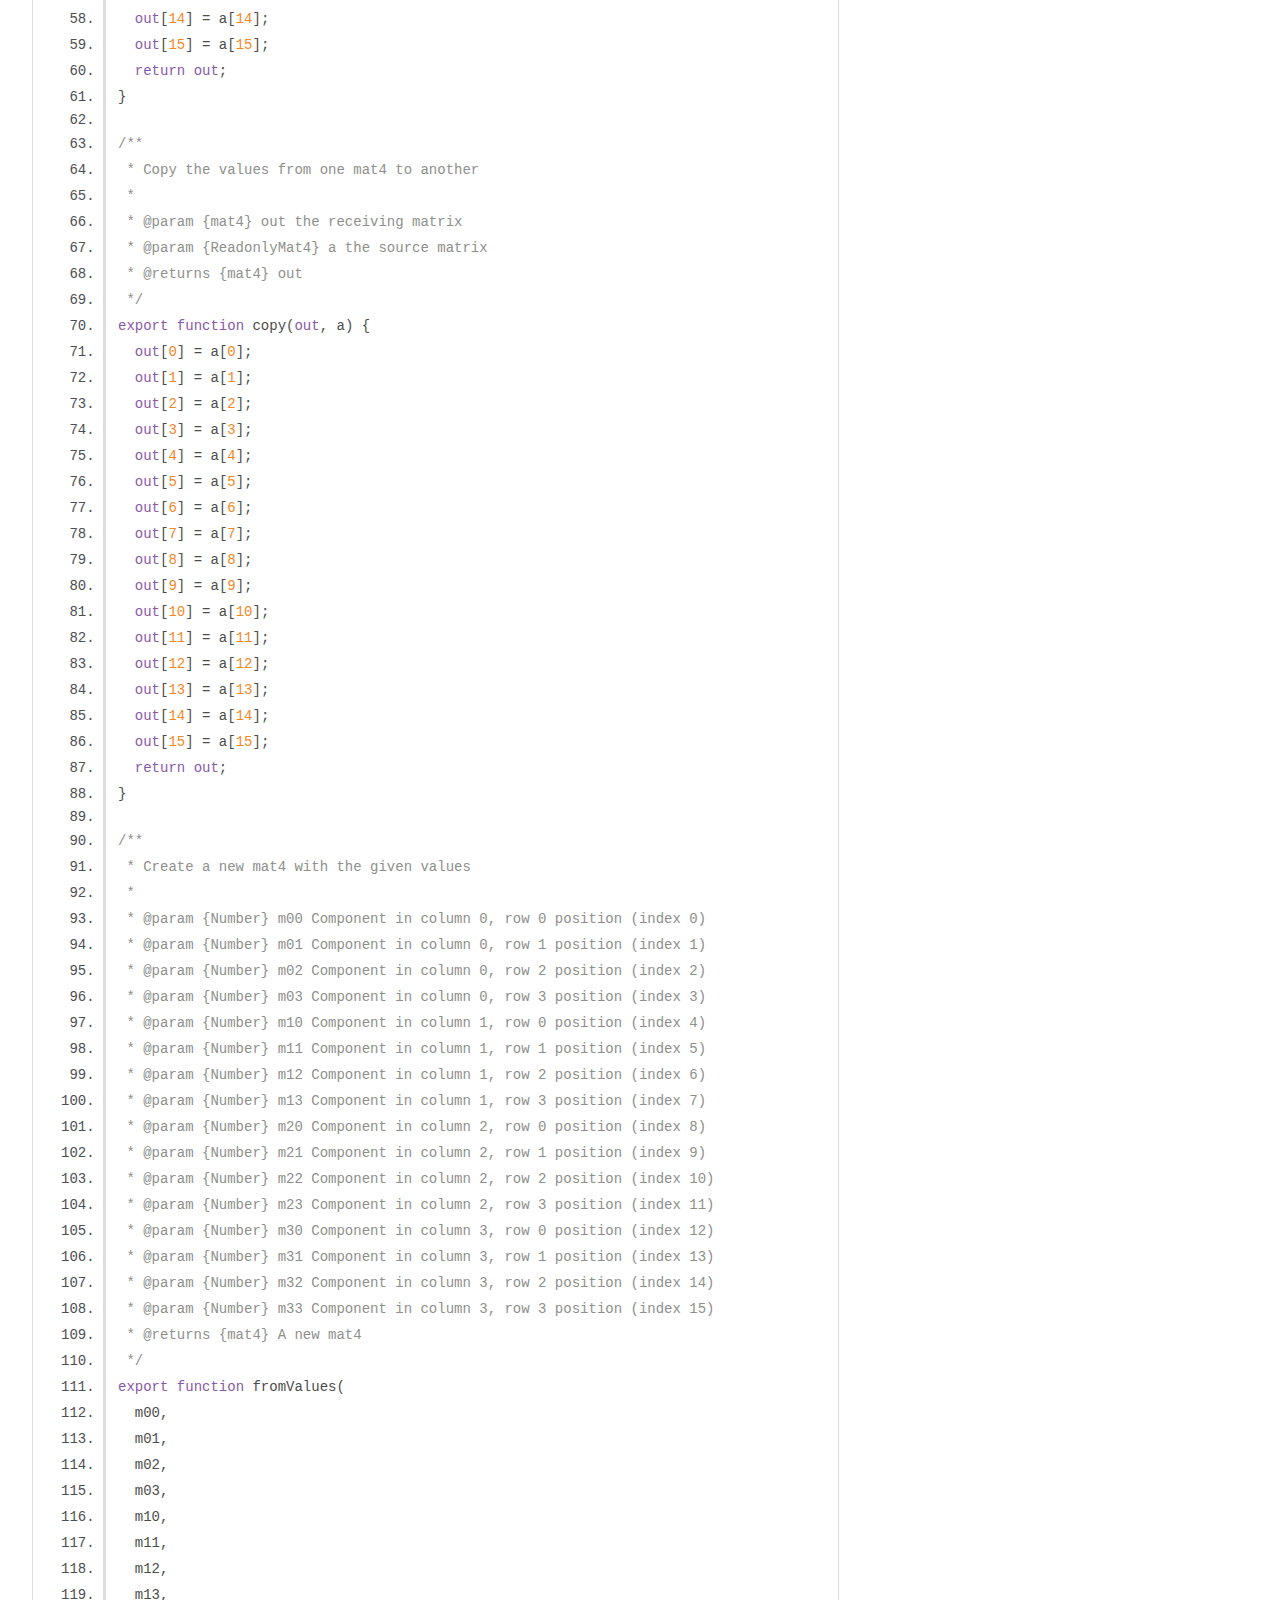
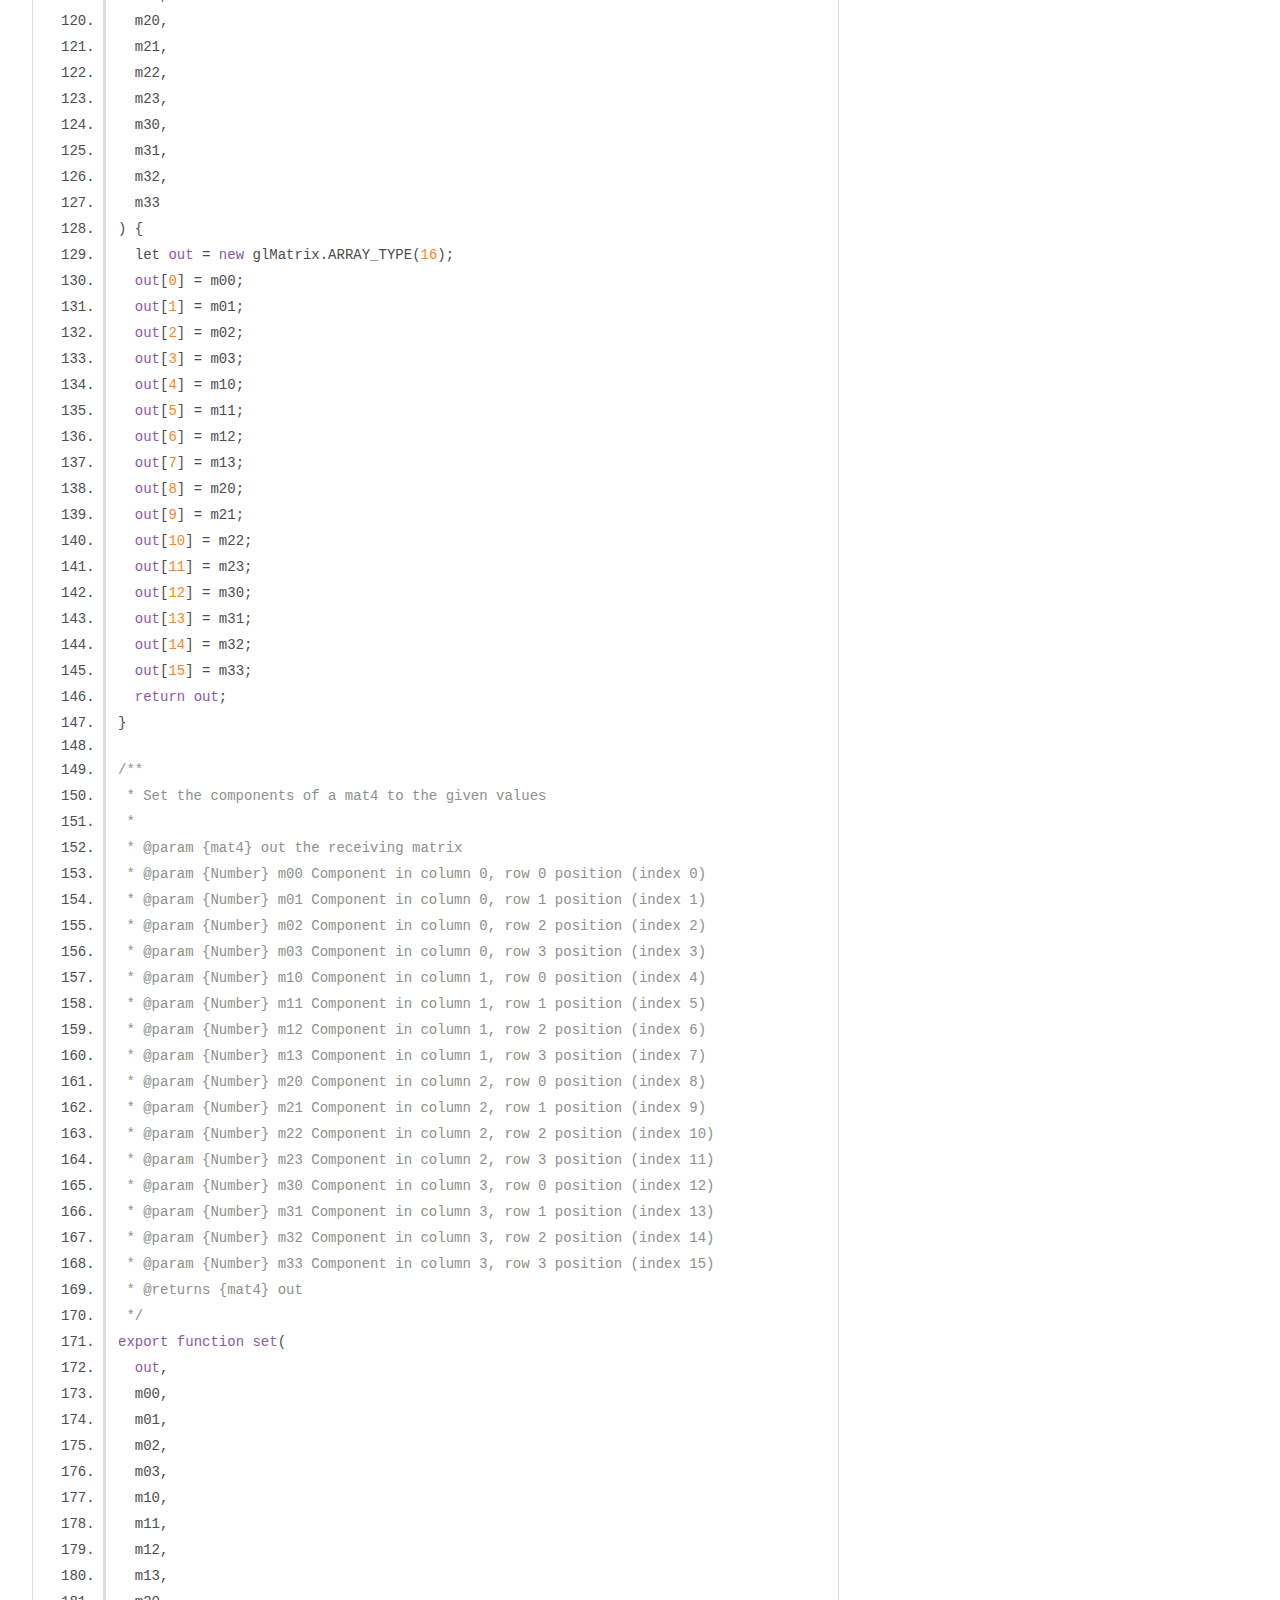
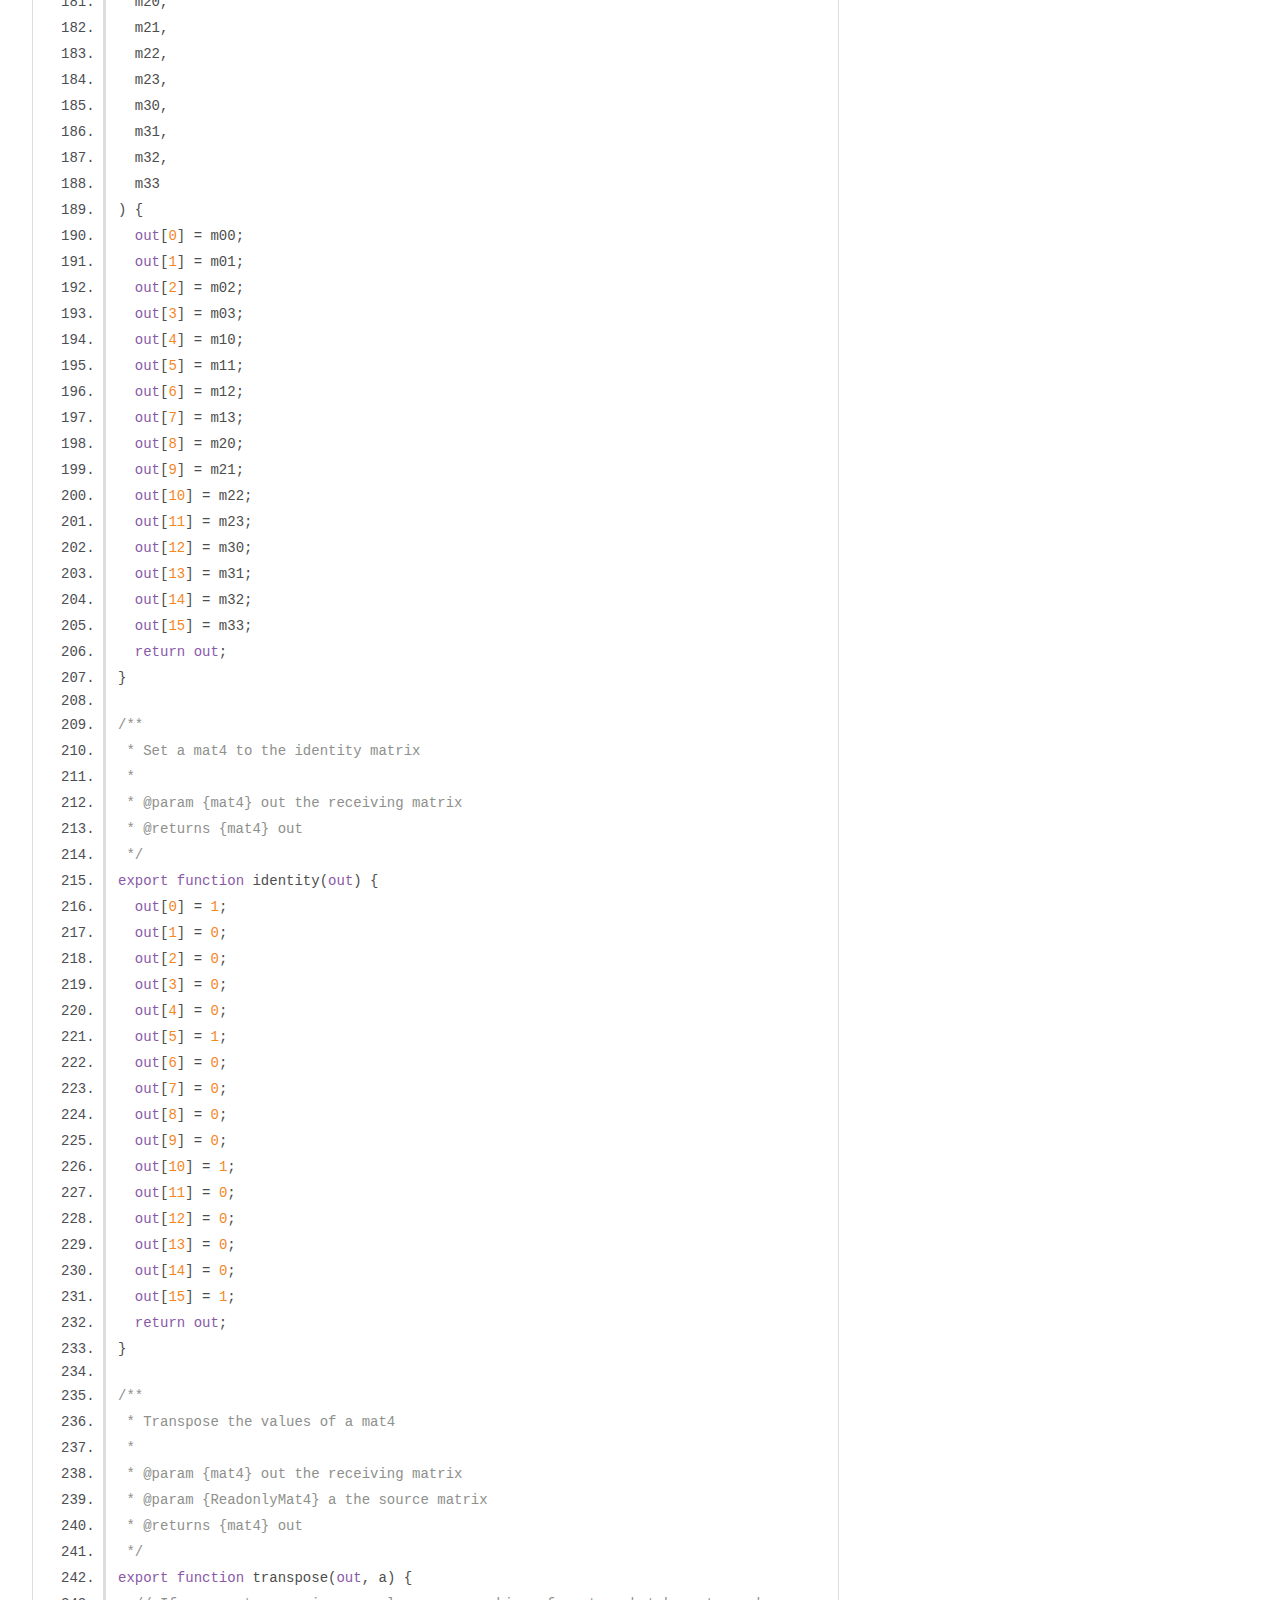
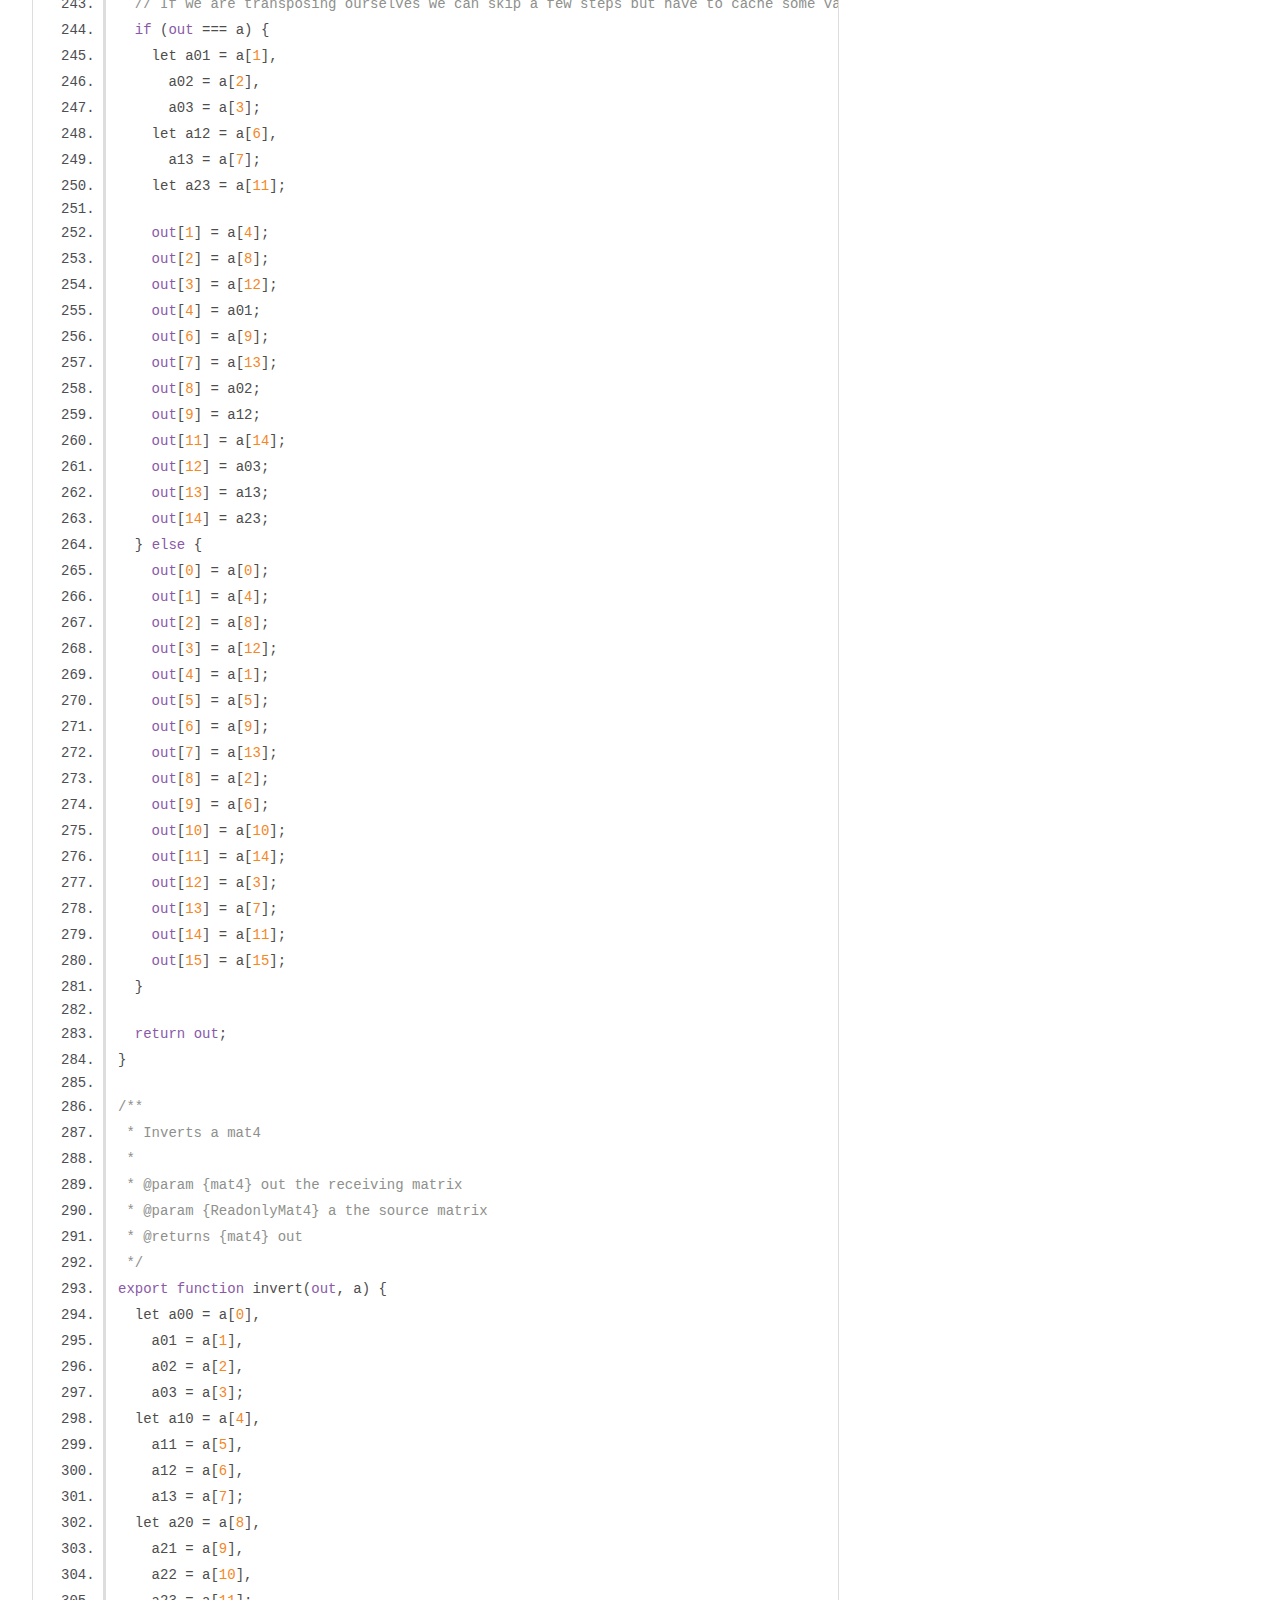
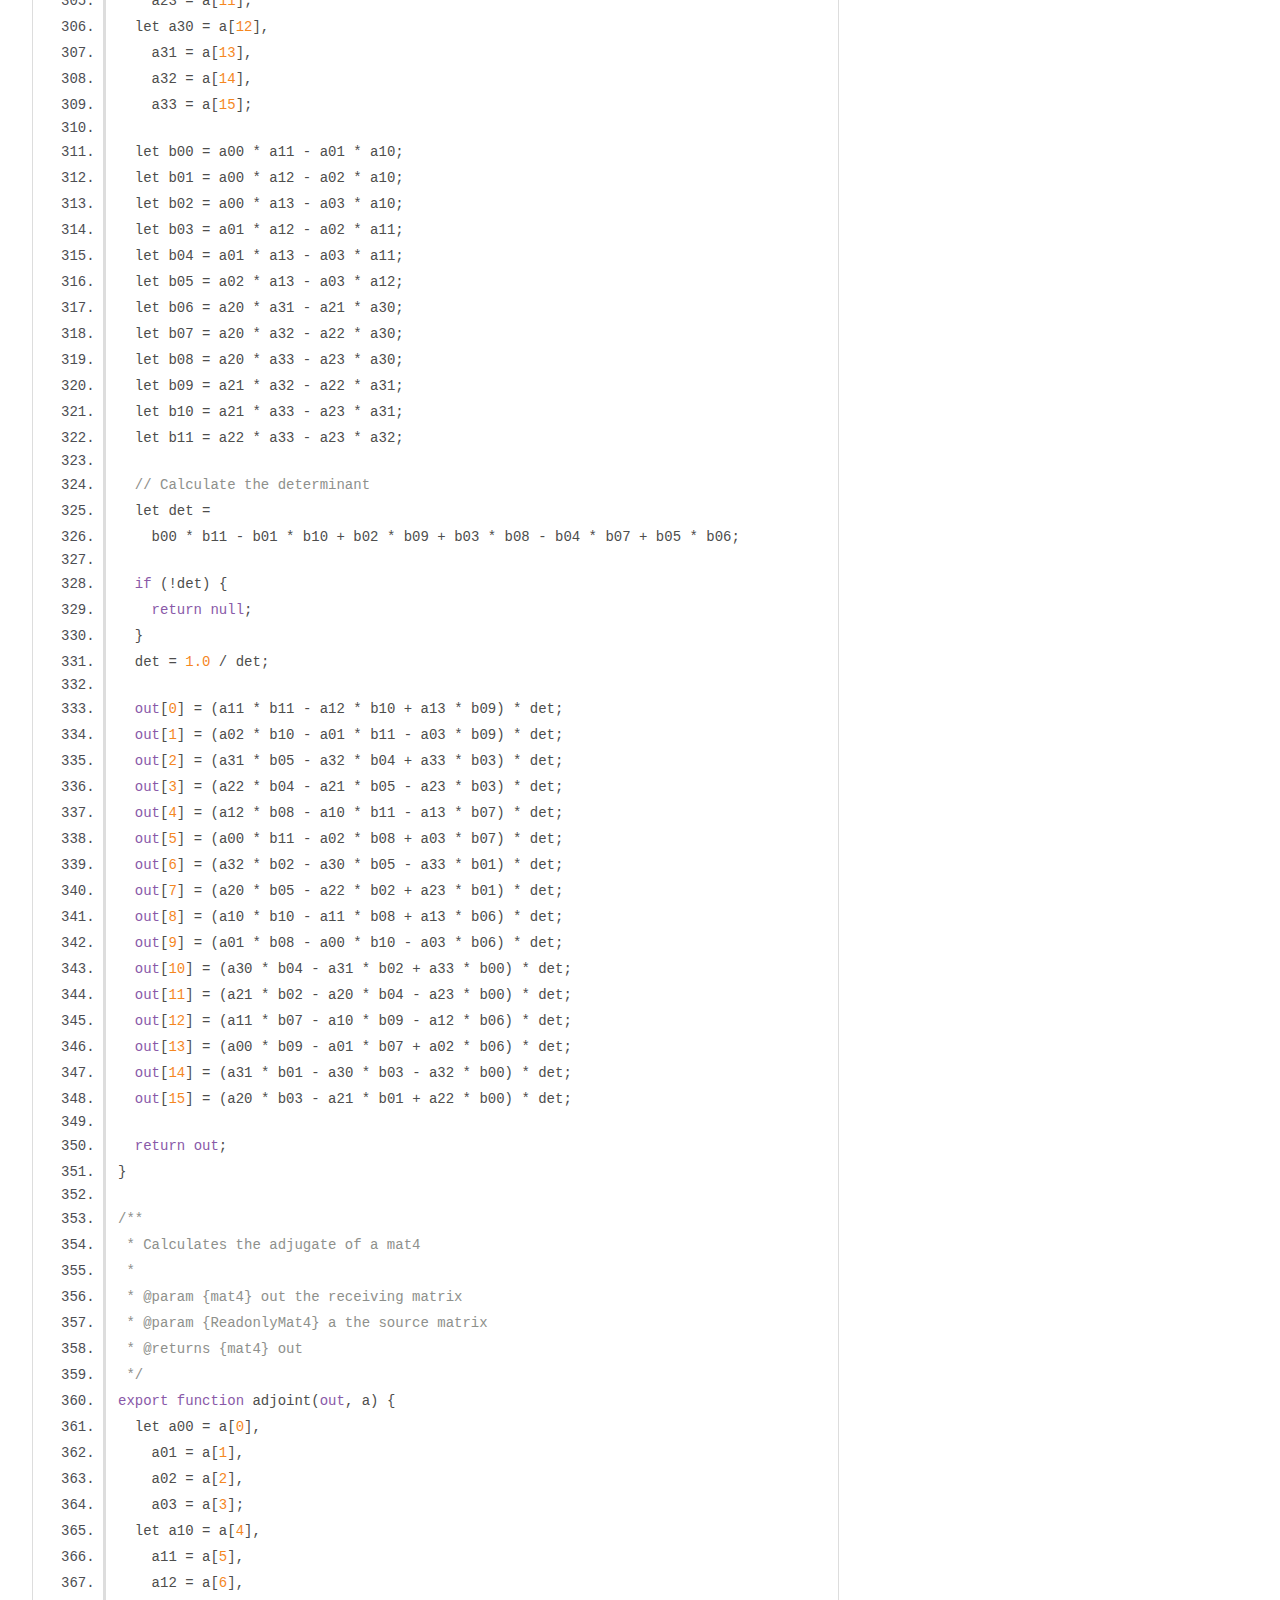
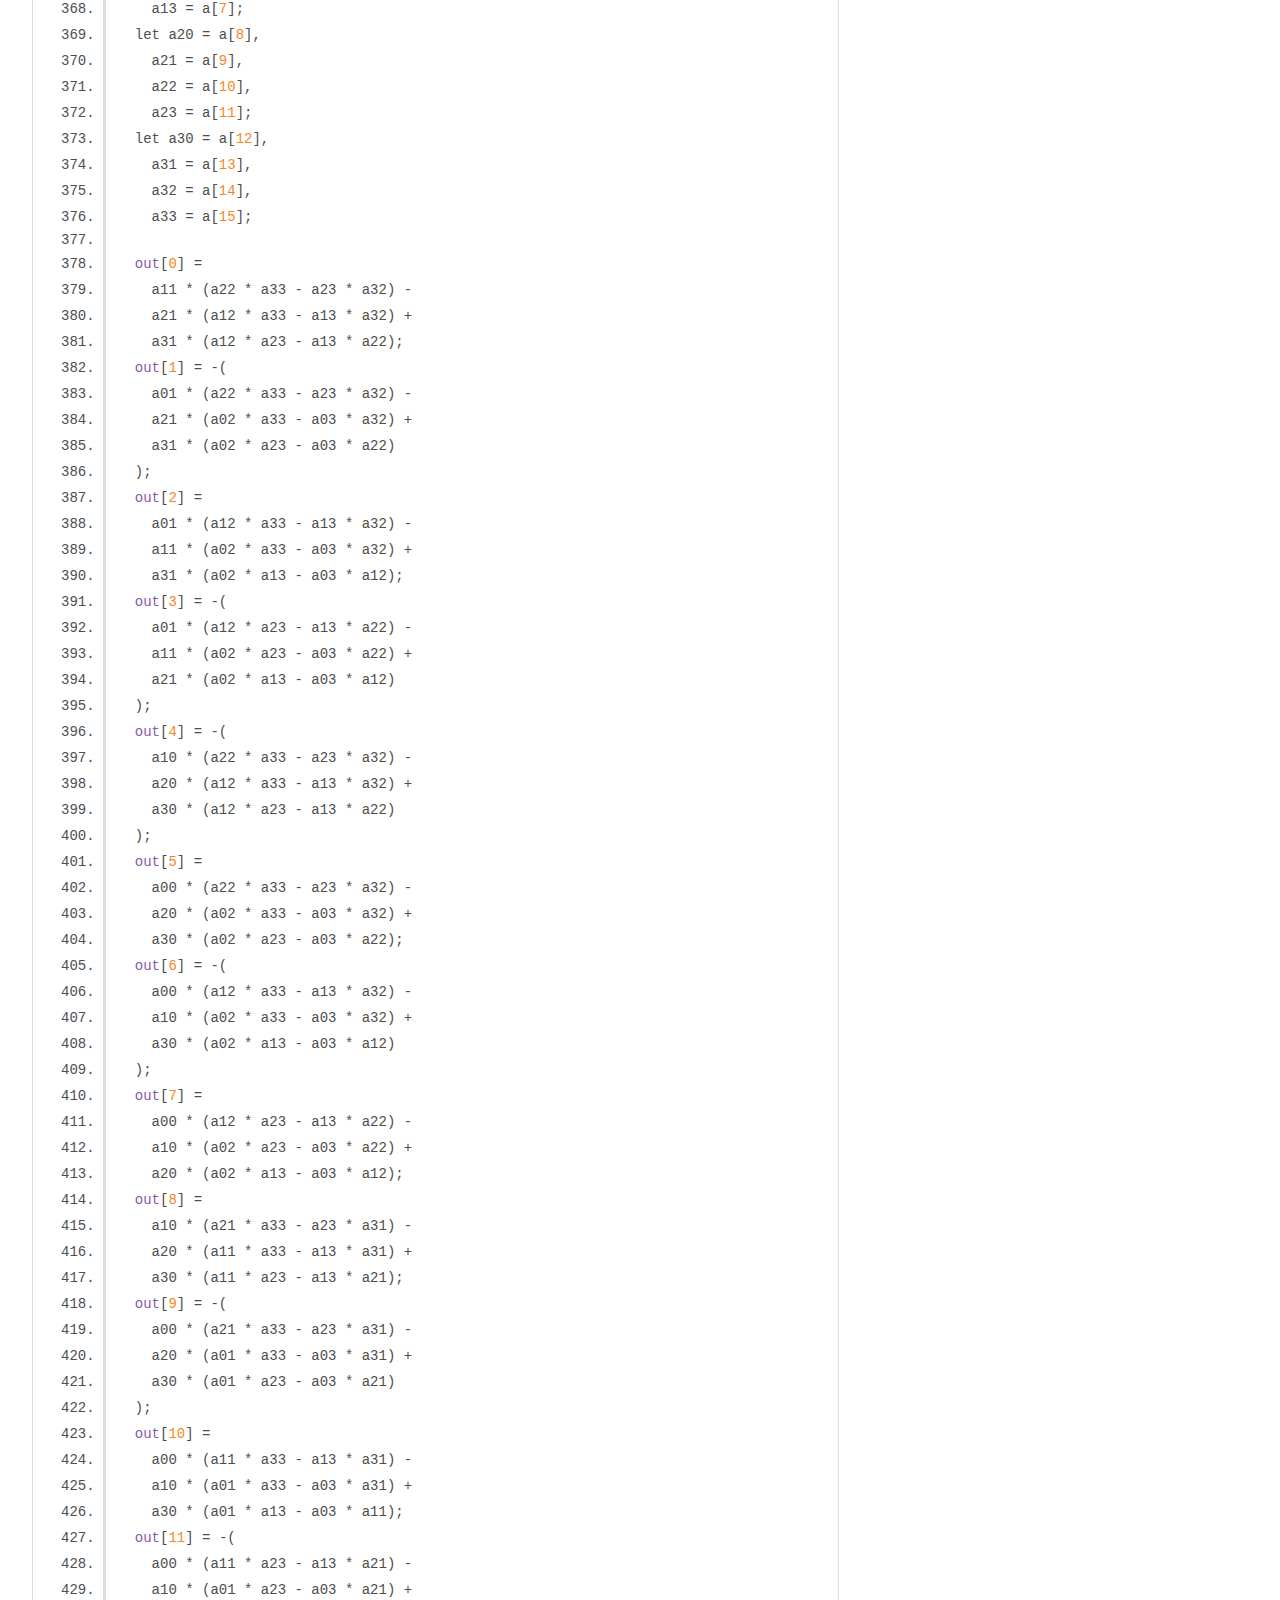
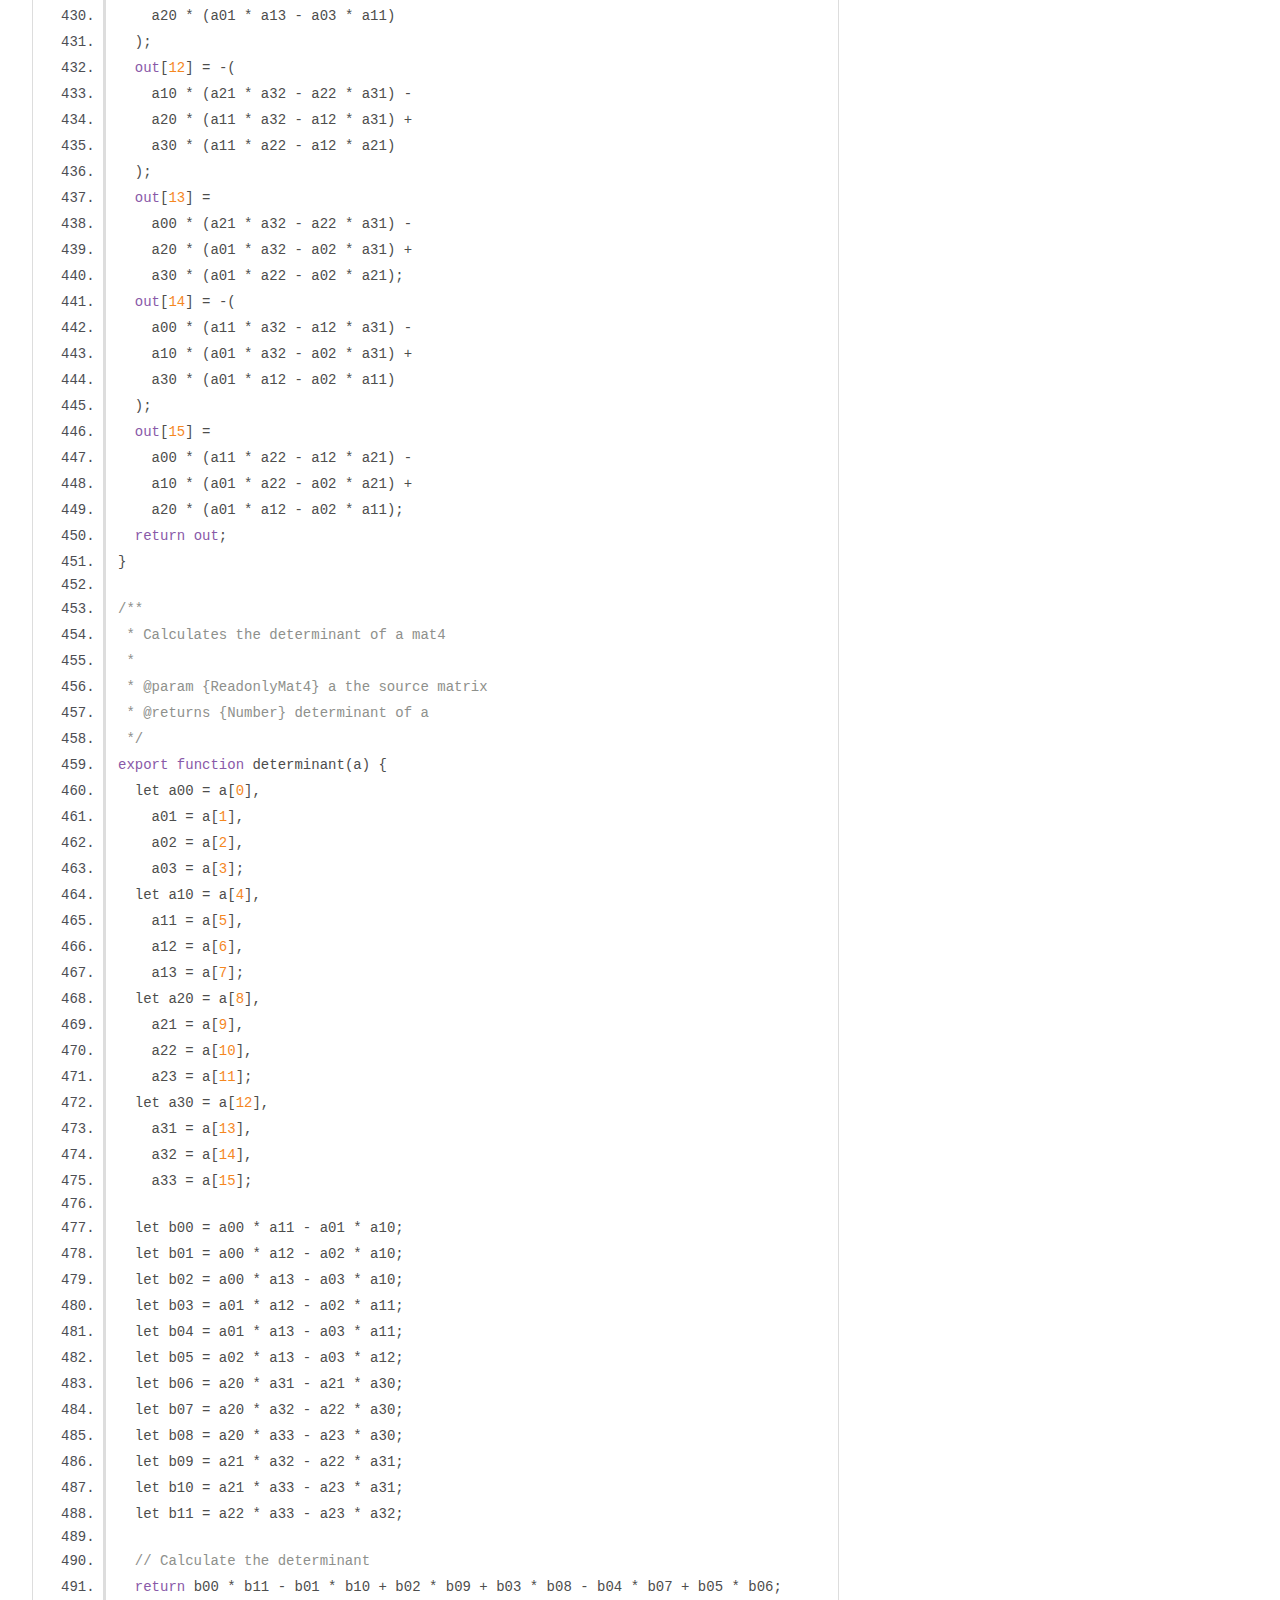
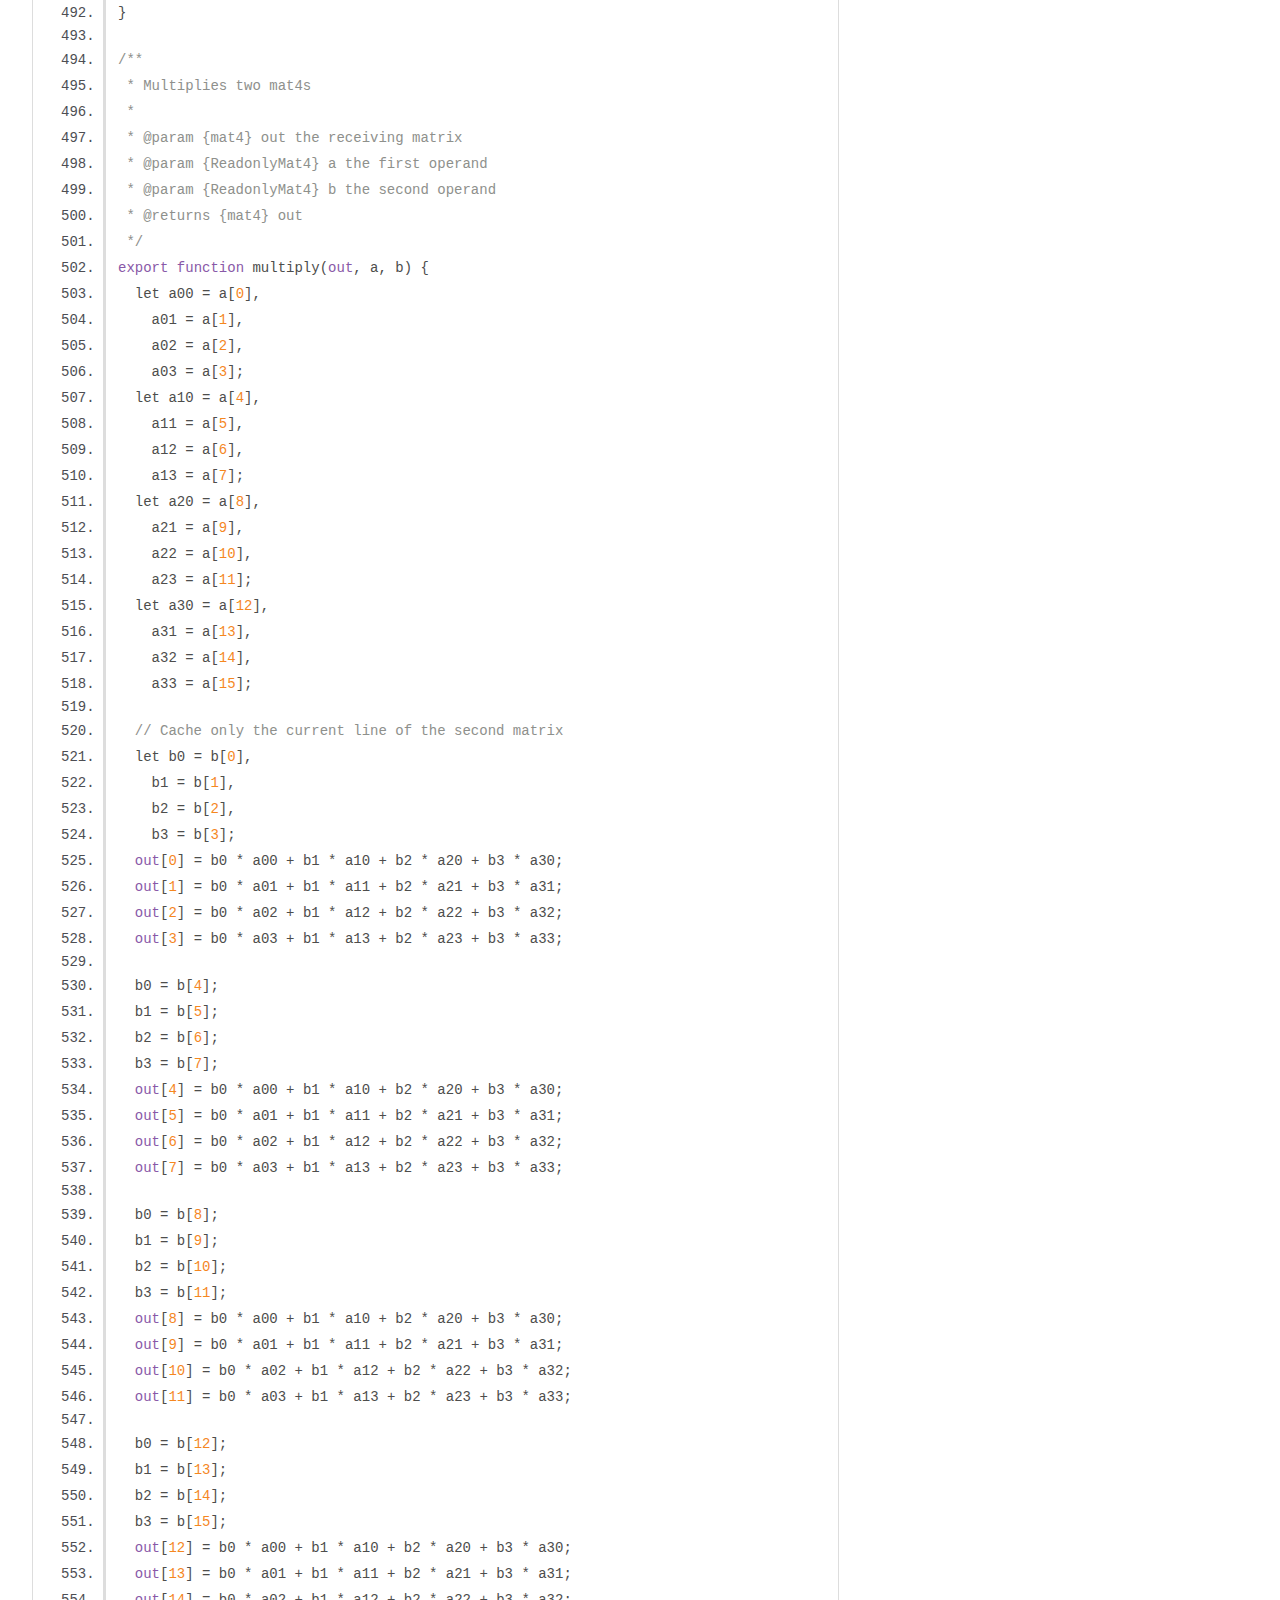
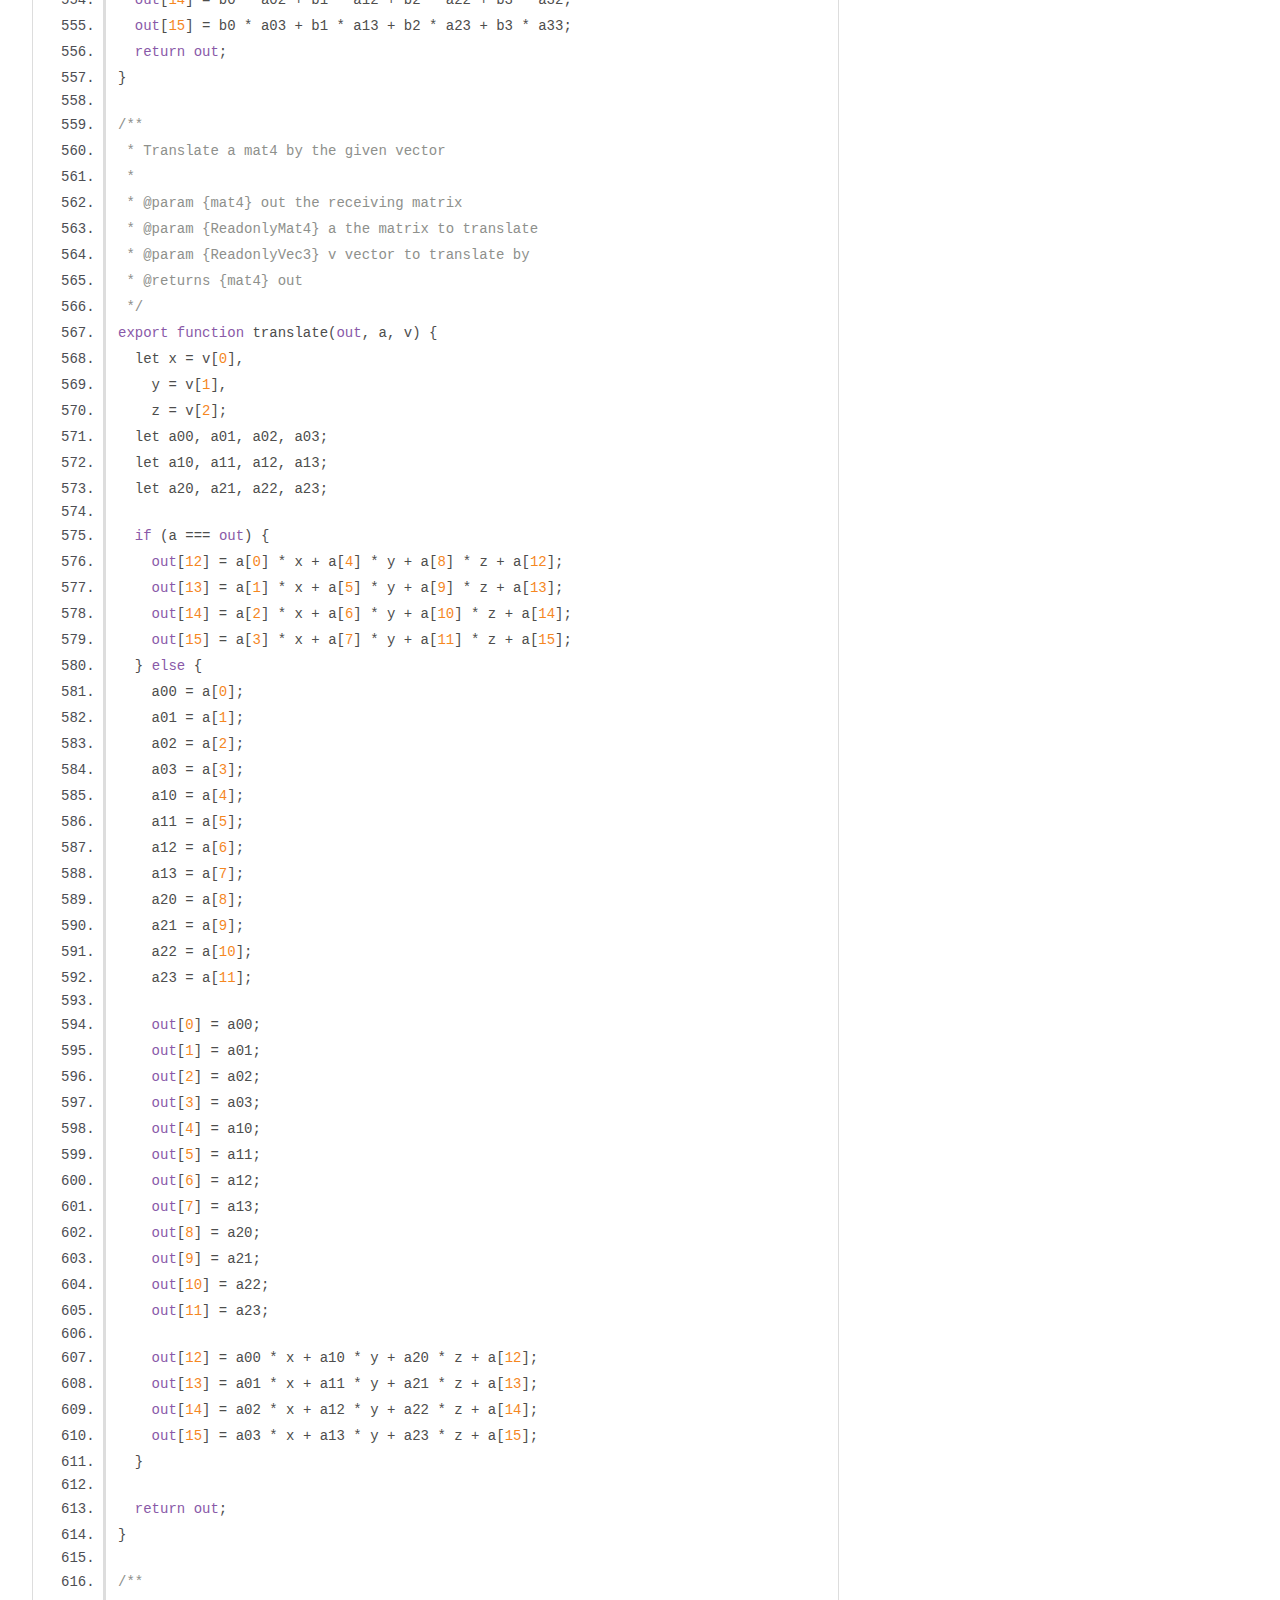
<file: assignment2-webgl-3d/toji-gl-matrix-v3.3.0-62-g8962b2e/toji-gl-matrix-8962b2e/docs/mat4.js.html>
<!DOCTYPE html>
<html lang="en">
<head>
    <meta charset="utf-8">
    <title>JSDoc: Source: mat4.js</title>

    <script src="scripts/prettify/prettify.js"> </script>
    <script src="scripts/prettify/lang-css.js"> </script>
    <!--[if lt IE 9]>
      <script src="//html5shiv.googlecode.com/svn/trunk/html5.js"></script>
    <![endif]-->
    <link type="text/css" rel="stylesheet" href="styles/prettify-tomorrow.css">
    <link type="text/css" rel="stylesheet" href="styles/jsdoc-default.css">
</head>

<body>

<div id="main">

    <h1 class="page-title">Source: mat4.js</h1>

    



    
    <section>
        <article>
            <pre class="prettyprint source linenums"><code>import * as glMatrix from "./common.js";

/**
 * 4x4 Matrix&lt;br>Format: column-major, when typed out it looks like row-major&lt;br>The matrices are being post multiplied.
 * @module mat4
 */

/**
 * Creates a new identity mat4
 *
 * @returns {mat4} a new 4x4 matrix
 */
export function create() {
  let out = new glMatrix.ARRAY_TYPE(16);
  if (glMatrix.ARRAY_TYPE != Float32Array) {
    out[1] = 0;
    out[2] = 0;
    out[3] = 0;
    out[4] = 0;
    out[6] = 0;
    out[7] = 0;
    out[8] = 0;
    out[9] = 0;
    out[11] = 0;
    out[12] = 0;
    out[13] = 0;
    out[14] = 0;
  }
  out[0] = 1;
  out[5] = 1;
  out[10] = 1;
  out[15] = 1;
  return out;
}

/**
 * Creates a new mat4 initialized with values from an existing matrix
 *
 * @param {ReadonlyMat4} a matrix to clone
 * @returns {mat4} a new 4x4 matrix
 */
export function clone(a) {
  let out = new glMatrix.ARRAY_TYPE(16);
  out[0] = a[0];
  out[1] = a[1];
  out[2] = a[2];
  out[3] = a[3];
  out[4] = a[4];
  out[5] = a[5];
  out[6] = a[6];
  out[7] = a[7];
  out[8] = a[8];
  out[9] = a[9];
  out[10] = a[10];
  out[11] = a[11];
  out[12] = a[12];
  out[13] = a[13];
  out[14] = a[14];
  out[15] = a[15];
  return out;
}

/**
 * Copy the values from one mat4 to another
 *
 * @param {mat4} out the receiving matrix
 * @param {ReadonlyMat4} a the source matrix
 * @returns {mat4} out
 */
export function copy(out, a) {
  out[0] = a[0];
  out[1] = a[1];
  out[2] = a[2];
  out[3] = a[3];
  out[4] = a[4];
  out[5] = a[5];
  out[6] = a[6];
  out[7] = a[7];
  out[8] = a[8];
  out[9] = a[9];
  out[10] = a[10];
  out[11] = a[11];
  out[12] = a[12];
  out[13] = a[13];
  out[14] = a[14];
  out[15] = a[15];
  return out;
}

/**
 * Create a new mat4 with the given values
 *
 * @param {Number} m00 Component in column 0, row 0 position (index 0)
 * @param {Number} m01 Component in column 0, row 1 position (index 1)
 * @param {Number} m02 Component in column 0, row 2 position (index 2)
 * @param {Number} m03 Component in column 0, row 3 position (index 3)
 * @param {Number} m10 Component in column 1, row 0 position (index 4)
 * @param {Number} m11 Component in column 1, row 1 position (index 5)
 * @param {Number} m12 Component in column 1, row 2 position (index 6)
 * @param {Number} m13 Component in column 1, row 3 position (index 7)
 * @param {Number} m20 Component in column 2, row 0 position (index 8)
 * @param {Number} m21 Component in column 2, row 1 position (index 9)
 * @param {Number} m22 Component in column 2, row 2 position (index 10)
 * @param {Number} m23 Component in column 2, row 3 position (index 11)
 * @param {Number} m30 Component in column 3, row 0 position (index 12)
 * @param {Number} m31 Component in column 3, row 1 position (index 13)
 * @param {Number} m32 Component in column 3, row 2 position (index 14)
 * @param {Number} m33 Component in column 3, row 3 position (index 15)
 * @returns {mat4} A new mat4
 */
export function fromValues(
  m00,
  m01,
  m02,
  m03,
  m10,
  m11,
  m12,
  m13,
  m20,
  m21,
  m22,
  m23,
  m30,
  m31,
  m32,
  m33
) {
  let out = new glMatrix.ARRAY_TYPE(16);
  out[0] = m00;
  out[1] = m01;
  out[2] = m02;
  out[3] = m03;
  out[4] = m10;
  out[5] = m11;
  out[6] = m12;
  out[7] = m13;
  out[8] = m20;
  out[9] = m21;
  out[10] = m22;
  out[11] = m23;
  out[12] = m30;
  out[13] = m31;
  out[14] = m32;
  out[15] = m33;
  return out;
}

/**
 * Set the components of a mat4 to the given values
 *
 * @param {mat4} out the receiving matrix
 * @param {Number} m00 Component in column 0, row 0 position (index 0)
 * @param {Number} m01 Component in column 0, row 1 position (index 1)
 * @param {Number} m02 Component in column 0, row 2 position (index 2)
 * @param {Number} m03 Component in column 0, row 3 position (index 3)
 * @param {Number} m10 Component in column 1, row 0 position (index 4)
 * @param {Number} m11 Component in column 1, row 1 position (index 5)
 * @param {Number} m12 Component in column 1, row 2 position (index 6)
 * @param {Number} m13 Component in column 1, row 3 position (index 7)
 * @param {Number} m20 Component in column 2, row 0 position (index 8)
 * @param {Number} m21 Component in column 2, row 1 position (index 9)
 * @param {Number} m22 Component in column 2, row 2 position (index 10)
 * @param {Number} m23 Component in column 2, row 3 position (index 11)
 * @param {Number} m30 Component in column 3, row 0 position (index 12)
 * @param {Number} m31 Component in column 3, row 1 position (index 13)
 * @param {Number} m32 Component in column 3, row 2 position (index 14)
 * @param {Number} m33 Component in column 3, row 3 position (index 15)
 * @returns {mat4} out
 */
export function set(
  out,
  m00,
  m01,
  m02,
  m03,
  m10,
  m11,
  m12,
  m13,
  m20,
  m21,
  m22,
  m23,
  m30,
  m31,
  m32,
  m33
) {
  out[0] = m00;
  out[1] = m01;
  out[2] = m02;
  out[3] = m03;
  out[4] = m10;
  out[5] = m11;
  out[6] = m12;
  out[7] = m13;
  out[8] = m20;
  out[9] = m21;
  out[10] = m22;
  out[11] = m23;
  out[12] = m30;
  out[13] = m31;
  out[14] = m32;
  out[15] = m33;
  return out;
}

/**
 * Set a mat4 to the identity matrix
 *
 * @param {mat4} out the receiving matrix
 * @returns {mat4} out
 */
export function identity(out) {
  out[0] = 1;
  out[1] = 0;
  out[2] = 0;
  out[3] = 0;
  out[4] = 0;
  out[5] = 1;
  out[6] = 0;
  out[7] = 0;
  out[8] = 0;
  out[9] = 0;
  out[10] = 1;
  out[11] = 0;
  out[12] = 0;
  out[13] = 0;
  out[14] = 0;
  out[15] = 1;
  return out;
}

/**
 * Transpose the values of a mat4
 *
 * @param {mat4} out the receiving matrix
 * @param {ReadonlyMat4} a the source matrix
 * @returns {mat4} out
 */
export function transpose(out, a) {
  // If we are transposing ourselves we can skip a few steps but have to cache some values
  if (out === a) {
    let a01 = a[1],
      a02 = a[2],
      a03 = a[3];
    let a12 = a[6],
      a13 = a[7];
    let a23 = a[11];

    out[1] = a[4];
    out[2] = a[8];
    out[3] = a[12];
    out[4] = a01;
    out[6] = a[9];
    out[7] = a[13];
    out[8] = a02;
    out[9] = a12;
    out[11] = a[14];
    out[12] = a03;
    out[13] = a13;
    out[14] = a23;
  } else {
    out[0] = a[0];
    out[1] = a[4];
    out[2] = a[8];
    out[3] = a[12];
    out[4] = a[1];
    out[5] = a[5];
    out[6] = a[9];
    out[7] = a[13];
    out[8] = a[2];
    out[9] = a[6];
    out[10] = a[10];
    out[11] = a[14];
    out[12] = a[3];
    out[13] = a[7];
    out[14] = a[11];
    out[15] = a[15];
  }

  return out;
}

/**
 * Inverts a mat4
 *
 * @param {mat4} out the receiving matrix
 * @param {ReadonlyMat4} a the source matrix
 * @returns {mat4} out
 */
export function invert(out, a) {
  let a00 = a[0],
    a01 = a[1],
    a02 = a[2],
    a03 = a[3];
  let a10 = a[4],
    a11 = a[5],
    a12 = a[6],
    a13 = a[7];
  let a20 = a[8],
    a21 = a[9],
    a22 = a[10],
    a23 = a[11];
  let a30 = a[12],
    a31 = a[13],
    a32 = a[14],
    a33 = a[15];

  let b00 = a00 * a11 - a01 * a10;
  let b01 = a00 * a12 - a02 * a10;
  let b02 = a00 * a13 - a03 * a10;
  let b03 = a01 * a12 - a02 * a11;
  let b04 = a01 * a13 - a03 * a11;
  let b05 = a02 * a13 - a03 * a12;
  let b06 = a20 * a31 - a21 * a30;
  let b07 = a20 * a32 - a22 * a30;
  let b08 = a20 * a33 - a23 * a30;
  let b09 = a21 * a32 - a22 * a31;
  let b10 = a21 * a33 - a23 * a31;
  let b11 = a22 * a33 - a23 * a32;

  // Calculate the determinant
  let det =
    b00 * b11 - b01 * b10 + b02 * b09 + b03 * b08 - b04 * b07 + b05 * b06;

  if (!det) {
    return null;
  }
  det = 1.0 / det;

  out[0] = (a11 * b11 - a12 * b10 + a13 * b09) * det;
  out[1] = (a02 * b10 - a01 * b11 - a03 * b09) * det;
  out[2] = (a31 * b05 - a32 * b04 + a33 * b03) * det;
  out[3] = (a22 * b04 - a21 * b05 - a23 * b03) * det;
  out[4] = (a12 * b08 - a10 * b11 - a13 * b07) * det;
  out[5] = (a00 * b11 - a02 * b08 + a03 * b07) * det;
  out[6] = (a32 * b02 - a30 * b05 - a33 * b01) * det;
  out[7] = (a20 * b05 - a22 * b02 + a23 * b01) * det;
  out[8] = (a10 * b10 - a11 * b08 + a13 * b06) * det;
  out[9] = (a01 * b08 - a00 * b10 - a03 * b06) * det;
  out[10] = (a30 * b04 - a31 * b02 + a33 * b00) * det;
  out[11] = (a21 * b02 - a20 * b04 - a23 * b00) * det;
  out[12] = (a11 * b07 - a10 * b09 - a12 * b06) * det;
  out[13] = (a00 * b09 - a01 * b07 + a02 * b06) * det;
  out[14] = (a31 * b01 - a30 * b03 - a32 * b00) * det;
  out[15] = (a20 * b03 - a21 * b01 + a22 * b00) * det;

  return out;
}

/**
 * Calculates the adjugate of a mat4
 *
 * @param {mat4} out the receiving matrix
 * @param {ReadonlyMat4} a the source matrix
 * @returns {mat4} out
 */
export function adjoint(out, a) {
  let a00 = a[0],
    a01 = a[1],
    a02 = a[2],
    a03 = a[3];
  let a10 = a[4],
    a11 = a[5],
    a12 = a[6],
    a13 = a[7];
  let a20 = a[8],
    a21 = a[9],
    a22 = a[10],
    a23 = a[11];
  let a30 = a[12],
    a31 = a[13],
    a32 = a[14],
    a33 = a[15];

  out[0] =
    a11 * (a22 * a33 - a23 * a32) -
    a21 * (a12 * a33 - a13 * a32) +
    a31 * (a12 * a23 - a13 * a22);
  out[1] = -(
    a01 * (a22 * a33 - a23 * a32) -
    a21 * (a02 * a33 - a03 * a32) +
    a31 * (a02 * a23 - a03 * a22)
  );
  out[2] =
    a01 * (a12 * a33 - a13 * a32) -
    a11 * (a02 * a33 - a03 * a32) +
    a31 * (a02 * a13 - a03 * a12);
  out[3] = -(
    a01 * (a12 * a23 - a13 * a22) -
    a11 * (a02 * a23 - a03 * a22) +
    a21 * (a02 * a13 - a03 * a12)
  );
  out[4] = -(
    a10 * (a22 * a33 - a23 * a32) -
    a20 * (a12 * a33 - a13 * a32) +
    a30 * (a12 * a23 - a13 * a22)
  );
  out[5] =
    a00 * (a22 * a33 - a23 * a32) -
    a20 * (a02 * a33 - a03 * a32) +
    a30 * (a02 * a23 - a03 * a22);
  out[6] = -(
    a00 * (a12 * a33 - a13 * a32) -
    a10 * (a02 * a33 - a03 * a32) +
    a30 * (a02 * a13 - a03 * a12)
  );
  out[7] =
    a00 * (a12 * a23 - a13 * a22) -
    a10 * (a02 * a23 - a03 * a22) +
    a20 * (a02 * a13 - a03 * a12);
  out[8] =
    a10 * (a21 * a33 - a23 * a31) -
    a20 * (a11 * a33 - a13 * a31) +
    a30 * (a11 * a23 - a13 * a21);
  out[9] = -(
    a00 * (a21 * a33 - a23 * a31) -
    a20 * (a01 * a33 - a03 * a31) +
    a30 * (a01 * a23 - a03 * a21)
  );
  out[10] =
    a00 * (a11 * a33 - a13 * a31) -
    a10 * (a01 * a33 - a03 * a31) +
    a30 * (a01 * a13 - a03 * a11);
  out[11] = -(
    a00 * (a11 * a23 - a13 * a21) -
    a10 * (a01 * a23 - a03 * a21) +
    a20 * (a01 * a13 - a03 * a11)
  );
  out[12] = -(
    a10 * (a21 * a32 - a22 * a31) -
    a20 * (a11 * a32 - a12 * a31) +
    a30 * (a11 * a22 - a12 * a21)
  );
  out[13] =
    a00 * (a21 * a32 - a22 * a31) -
    a20 * (a01 * a32 - a02 * a31) +
    a30 * (a01 * a22 - a02 * a21);
  out[14] = -(
    a00 * (a11 * a32 - a12 * a31) -
    a10 * (a01 * a32 - a02 * a31) +
    a30 * (a01 * a12 - a02 * a11)
  );
  out[15] =
    a00 * (a11 * a22 - a12 * a21) -
    a10 * (a01 * a22 - a02 * a21) +
    a20 * (a01 * a12 - a02 * a11);
  return out;
}

/**
 * Calculates the determinant of a mat4
 *
 * @param {ReadonlyMat4} a the source matrix
 * @returns {Number} determinant of a
 */
export function determinant(a) {
  let a00 = a[0],
    a01 = a[1],
    a02 = a[2],
    a03 = a[3];
  let a10 = a[4],
    a11 = a[5],
    a12 = a[6],
    a13 = a[7];
  let a20 = a[8],
    a21 = a[9],
    a22 = a[10],
    a23 = a[11];
  let a30 = a[12],
    a31 = a[13],
    a32 = a[14],
    a33 = a[15];

  let b00 = a00 * a11 - a01 * a10;
  let b01 = a00 * a12 - a02 * a10;
  let b02 = a00 * a13 - a03 * a10;
  let b03 = a01 * a12 - a02 * a11;
  let b04 = a01 * a13 - a03 * a11;
  let b05 = a02 * a13 - a03 * a12;
  let b06 = a20 * a31 - a21 * a30;
  let b07 = a20 * a32 - a22 * a30;
  let b08 = a20 * a33 - a23 * a30;
  let b09 = a21 * a32 - a22 * a31;
  let b10 = a21 * a33 - a23 * a31;
  let b11 = a22 * a33 - a23 * a32;

  // Calculate the determinant
  return b00 * b11 - b01 * b10 + b02 * b09 + b03 * b08 - b04 * b07 + b05 * b06;
}

/**
 * Multiplies two mat4s
 *
 * @param {mat4} out the receiving matrix
 * @param {ReadonlyMat4} a the first operand
 * @param {ReadonlyMat4} b the second operand
 * @returns {mat4} out
 */
export function multiply(out, a, b) {
  let a00 = a[0],
    a01 = a[1],
    a02 = a[2],
    a03 = a[3];
  let a10 = a[4],
    a11 = a[5],
    a12 = a[6],
    a13 = a[7];
  let a20 = a[8],
    a21 = a[9],
    a22 = a[10],
    a23 = a[11];
  let a30 = a[12],
    a31 = a[13],
    a32 = a[14],
    a33 = a[15];

  // Cache only the current line of the second matrix
  let b0 = b[0],
    b1 = b[1],
    b2 = b[2],
    b3 = b[3];
  out[0] = b0 * a00 + b1 * a10 + b2 * a20 + b3 * a30;
  out[1] = b0 * a01 + b1 * a11 + b2 * a21 + b3 * a31;
  out[2] = b0 * a02 + b1 * a12 + b2 * a22 + b3 * a32;
  out[3] = b0 * a03 + b1 * a13 + b2 * a23 + b3 * a33;

  b0 = b[4];
  b1 = b[5];
  b2 = b[6];
  b3 = b[7];
  out[4] = b0 * a00 + b1 * a10 + b2 * a20 + b3 * a30;
  out[5] = b0 * a01 + b1 * a11 + b2 * a21 + b3 * a31;
  out[6] = b0 * a02 + b1 * a12 + b2 * a22 + b3 * a32;
  out[7] = b0 * a03 + b1 * a13 + b2 * a23 + b3 * a33;

  b0 = b[8];
  b1 = b[9];
  b2 = b[10];
  b3 = b[11];
  out[8] = b0 * a00 + b1 * a10 + b2 * a20 + b3 * a30;
  out[9] = b0 * a01 + b1 * a11 + b2 * a21 + b3 * a31;
  out[10] = b0 * a02 + b1 * a12 + b2 * a22 + b3 * a32;
  out[11] = b0 * a03 + b1 * a13 + b2 * a23 + b3 * a33;

  b0 = b[12];
  b1 = b[13];
  b2 = b[14];
  b3 = b[15];
  out[12] = b0 * a00 + b1 * a10 + b2 * a20 + b3 * a30;
  out[13] = b0 * a01 + b1 * a11 + b2 * a21 + b3 * a31;
  out[14] = b0 * a02 + b1 * a12 + b2 * a22 + b3 * a32;
  out[15] = b0 * a03 + b1 * a13 + b2 * a23 + b3 * a33;
  return out;
}

/**
 * Translate a mat4 by the given vector
 *
 * @param {mat4} out the receiving matrix
 * @param {ReadonlyMat4} a the matrix to translate
 * @param {ReadonlyVec3} v vector to translate by
 * @returns {mat4} out
 */
export function translate(out, a, v) {
  let x = v[0],
    y = v[1],
    z = v[2];
  let a00, a01, a02, a03;
  let a10, a11, a12, a13;
  let a20, a21, a22, a23;

  if (a === out) {
    out[12] = a[0] * x + a[4] * y + a[8] * z + a[12];
    out[13] = a[1] * x + a[5] * y + a[9] * z + a[13];
    out[14] = a[2] * x + a[6] * y + a[10] * z + a[14];
    out[15] = a[3] * x + a[7] * y + a[11] * z + a[15];
  } else {
    a00 = a[0];
    a01 = a[1];
    a02 = a[2];
    a03 = a[3];
    a10 = a[4];
    a11 = a[5];
    a12 = a[6];
    a13 = a[7];
    a20 = a[8];
    a21 = a[9];
    a22 = a[10];
    a23 = a[11];

    out[0] = a00;
    out[1] = a01;
    out[2] = a02;
    out[3] = a03;
    out[4] = a10;
    out[5] = a11;
    out[6] = a12;
    out[7] = a13;
    out[8] = a20;
    out[9] = a21;
    out[10] = a22;
    out[11] = a23;

    out[12] = a00 * x + a10 * y + a20 * z + a[12];
    out[13] = a01 * x + a11 * y + a21 * z + a[13];
    out[14] = a02 * x + a12 * y + a22 * z + a[14];
    out[15] = a03 * x + a13 * y + a23 * z + a[15];
  }

  return out;
}

/**
 * Scales the mat4 by the dimensions in the given vec3 not using vectorization
 *
 * @param {mat4} out the receiving matrix
 * @param {ReadonlyMat4} a the matrix to scale
 * @param {ReadonlyVec3} v the vec3 to scale the matrix by
 * @returns {mat4} out
 **/
export function scale(out, a, v) {
  let x = v[0],
    y = v[1],
    z = v[2];

  out[0] = a[0] * x;
  out[1] = a[1] * x;
  out[2] = a[2] * x;
  out[3] = a[3] * x;
  out[4] = a[4] * y;
  out[5] = a[5] * y;
  out[6] = a[6] * y;
  out[7] = a[7] * y;
  out[8] = a[8] * z;
  out[9] = a[9] * z;
  out[10] = a[10] * z;
  out[11] = a[11] * z;
  out[12] = a[12];
  out[13] = a[13];
  out[14] = a[14];
  out[15] = a[15];
  return out;
}

/**
 * Rotates a mat4 by the given angle around the given axis
 *
 * @param {mat4} out the receiving matrix
 * @param {ReadonlyMat4} a the matrix to rotate
 * @param {Number} rad the angle to rotate the matrix by
 * @param {ReadonlyVec3} axis the axis to rotate around
 * @returns {mat4} out
 */
export function rotate(out, a, rad, axis) {
  let x = axis[0],
    y = axis[1],
    z = axis[2];
  let len = Math.hypot(x, y, z);
  let s, c, t;
  let a00, a01, a02, a03;
  let a10, a11, a12, a13;
  let a20, a21, a22, a23;
  let b00, b01, b02;
  let b10, b11, b12;
  let b20, b21, b22;

  if (len &lt; glMatrix.EPSILON) {
    return null;
  }

  len = 1 / len;
  x *= len;
  y *= len;
  z *= len;

  s = Math.sin(rad);
  c = Math.cos(rad);
  t = 1 - c;

  a00 = a[0];
  a01 = a[1];
  a02 = a[2];
  a03 = a[3];
  a10 = a[4];
  a11 = a[5];
  a12 = a[6];
  a13 = a[7];
  a20 = a[8];
  a21 = a[9];
  a22 = a[10];
  a23 = a[11];

  // Construct the elements of the rotation matrix
  b00 = x * x * t + c;
  b01 = y * x * t + z * s;
  b02 = z * x * t - y * s;
  b10 = x * y * t - z * s;
  b11 = y * y * t + c;
  b12 = z * y * t + x * s;
  b20 = x * z * t + y * s;
  b21 = y * z * t - x * s;
  b22 = z * z * t + c;

  // Perform rotation-specific matrix multiplication
  out[0] = a00 * b00 + a10 * b01 + a20 * b02;
  out[1] = a01 * b00 + a11 * b01 + a21 * b02;
  out[2] = a02 * b00 + a12 * b01 + a22 * b02;
  out[3] = a03 * b00 + a13 * b01 + a23 * b02;
  out[4] = a00 * b10 + a10 * b11 + a20 * b12;
  out[5] = a01 * b10 + a11 * b11 + a21 * b12;
  out[6] = a02 * b10 + a12 * b11 + a22 * b12;
  out[7] = a03 * b10 + a13 * b11 + a23 * b12;
  out[8] = a00 * b20 + a10 * b21 + a20 * b22;
  out[9] = a01 * b20 + a11 * b21 + a21 * b22;
  out[10] = a02 * b20 + a12 * b21 + a22 * b22;
  out[11] = a03 * b20 + a13 * b21 + a23 * b22;

  if (a !== out) {
    // If the source and destination differ, copy the unchanged last row
    out[12] = a[12];
    out[13] = a[13];
    out[14] = a[14];
    out[15] = a[15];
  }
  return out;
}

/**
 * Rotates a matrix by the given angle around the X axis
 *
 * @param {mat4} out the receiving matrix
 * @param {ReadonlyMat4} a the matrix to rotate
 * @param {Number} rad the angle to rotate the matrix by
 * @returns {mat4} out
 */
export function rotateX(out, a, rad) {
  let s = Math.sin(rad);
  let c = Math.cos(rad);
  let a10 = a[4];
  let a11 = a[5];
  let a12 = a[6];
  let a13 = a[7];
  let a20 = a[8];
  let a21 = a[9];
  let a22 = a[10];
  let a23 = a[11];

  if (a !== out) {
    // If the source and destination differ, copy the unchanged rows
    out[0] = a[0];
    out[1] = a[1];
    out[2] = a[2];
    out[3] = a[3];
    out[12] = a[12];
    out[13] = a[13];
    out[14] = a[14];
    out[15] = a[15];
  }

  // Perform axis-specific matrix multiplication
  out[4] = a10 * c + a20 * s;
  out[5] = a11 * c + a21 * s;
  out[6] = a12 * c + a22 * s;
  out[7] = a13 * c + a23 * s;
  out[8] = a20 * c - a10 * s;
  out[9] = a21 * c - a11 * s;
  out[10] = a22 * c - a12 * s;
  out[11] = a23 * c - a13 * s;
  return out;
}

/**
 * Rotates a matrix by the given angle around the Y axis
 *
 * @param {mat4} out the receiving matrix
 * @param {ReadonlyMat4} a the matrix to rotate
 * @param {Number} rad the angle to rotate the matrix by
 * @returns {mat4} out
 */
export function rotateY(out, a, rad) {
  let s = Math.sin(rad);
  let c = Math.cos(rad);
  let a00 = a[0];
  let a01 = a[1];
  let a02 = a[2];
  let a03 = a[3];
  let a20 = a[8];
  let a21 = a[9];
  let a22 = a[10];
  let a23 = a[11];

  if (a !== out) {
    // If the source and destination differ, copy the unchanged rows
    out[4] = a[4];
    out[5] = a[5];
    out[6] = a[6];
    out[7] = a[7];
    out[12] = a[12];
    out[13] = a[13];
    out[14] = a[14];
    out[15] = a[15];
  }

  // Perform axis-specific matrix multiplication
  out[0] = a00 * c - a20 * s;
  out[1] = a01 * c - a21 * s;
  out[2] = a02 * c - a22 * s;
  out[3] = a03 * c - a23 * s;
  out[8] = a00 * s + a20 * c;
  out[9] = a01 * s + a21 * c;
  out[10] = a02 * s + a22 * c;
  out[11] = a03 * s + a23 * c;
  return out;
}

/**
 * Rotates a matrix by the given angle around the Z axis
 *
 * @param {mat4} out the receiving matrix
 * @param {ReadonlyMat4} a the matrix to rotate
 * @param {Number} rad the angle to rotate the matrix by
 * @returns {mat4} out
 */
export function rotateZ(out, a, rad) {
  let s = Math.sin(rad);
  let c = Math.cos(rad);
  let a00 = a[0];
  let a01 = a[1];
  let a02 = a[2];
  let a03 = a[3];
  let a10 = a[4];
  let a11 = a[5];
  let a12 = a[6];
  let a13 = a[7];

  if (a !== out) {
    // If the source and destination differ, copy the unchanged last row
    out[8] = a[8];
    out[9] = a[9];
    out[10] = a[10];
    out[11] = a[11];
    out[12] = a[12];
    out[13] = a[13];
    out[14] = a[14];
    out[15] = a[15];
  }

  // Perform axis-specific matrix multiplication
  out[0] = a00 * c + a10 * s;
  out[1] = a01 * c + a11 * s;
  out[2] = a02 * c + a12 * s;
  out[3] = a03 * c + a13 * s;
  out[4] = a10 * c - a00 * s;
  out[5] = a11 * c - a01 * s;
  out[6] = a12 * c - a02 * s;
  out[7] = a13 * c - a03 * s;
  return out;
}

/**
 * Creates a matrix from a vector translation
 * This is equivalent to (but much faster than):
 *
 *     mat4.identity(dest);
 *     mat4.translate(dest, dest, vec);
 *
 * @param {mat4} out mat4 receiving operation result
 * @param {ReadonlyVec3} v Translation vector
 * @returns {mat4} out
 */
export function fromTranslation(out, v) {
  out[0] = 1;
  out[1] = 0;
  out[2] = 0;
  out[3] = 0;
  out[4] = 0;
  out[5] = 1;
  out[6] = 0;
  out[7] = 0;
  out[8] = 0;
  out[9] = 0;
  out[10] = 1;
  out[11] = 0;
  out[12] = v[0];
  out[13] = v[1];
  out[14] = v[2];
  out[15] = 1;
  return out;
}

/**
 * Creates a matrix from a vector scaling
 * This is equivalent to (but much faster than):
 *
 *     mat4.identity(dest);
 *     mat4.scale(dest, dest, vec);
 *
 * @param {mat4} out mat4 receiving operation result
 * @param {ReadonlyVec3} v Scaling vector
 * @returns {mat4} out
 */
export function fromScaling(out, v) {
  out[0] = v[0];
  out[1] = 0;
  out[2] = 0;
  out[3] = 0;
  out[4] = 0;
  out[5] = v[1];
  out[6] = 0;
  out[7] = 0;
  out[8] = 0;
  out[9] = 0;
  out[10] = v[2];
  out[11] = 0;
  out[12] = 0;
  out[13] = 0;
  out[14] = 0;
  out[15] = 1;
  return out;
}

/**
 * Creates a matrix from a given angle around a given axis
 * This is equivalent to (but much faster than):
 *
 *     mat4.identity(dest);
 *     mat4.rotate(dest, dest, rad, axis);
 *
 * @param {mat4} out mat4 receiving operation result
 * @param {Number} rad the angle to rotate the matrix by
 * @param {ReadonlyVec3} axis the axis to rotate around
 * @returns {mat4} out
 */
export function fromRotation(out, rad, axis) {
  let x = axis[0],
    y = axis[1],
    z = axis[2];
  let len = Math.hypot(x, y, z);
  let s, c, t;

  if (len &lt; glMatrix.EPSILON) {
    return null;
  }

  len = 1 / len;
  x *= len;
  y *= len;
  z *= len;

  s = Math.sin(rad);
  c = Math.cos(rad);
  t = 1 - c;

  // Perform rotation-specific matrix multiplication
  out[0] = x * x * t + c;
  out[1] = y * x * t + z * s;
  out[2] = z * x * t - y * s;
  out[3] = 0;
  out[4] = x * y * t - z * s;
  out[5] = y * y * t + c;
  out[6] = z * y * t + x * s;
  out[7] = 0;
  out[8] = x * z * t + y * s;
  out[9] = y * z * t - x * s;
  out[10] = z * z * t + c;
  out[11] = 0;
  out[12] = 0;
  out[13] = 0;
  out[14] = 0;
  out[15] = 1;
  return out;
}

/**
 * Creates a matrix from the given angle around the X axis
 * This is equivalent to (but much faster than):
 *
 *     mat4.identity(dest);
 *     mat4.rotateX(dest, dest, rad);
 *
 * @param {mat4} out mat4 receiving operation result
 * @param {Number} rad the angle to rotate the matrix by
 * @returns {mat4} out
 */
export function fromXRotation(out, rad) {
  let s = Math.sin(rad);
  let c = Math.cos(rad);

  // Perform axis-specific matrix multiplication
  out[0] = 1;
  out[1] = 0;
  out[2] = 0;
  out[3] = 0;
  out[4] = 0;
  out[5] = c;
  out[6] = s;
  out[7] = 0;
  out[8] = 0;
  out[9] = -s;
  out[10] = c;
  out[11] = 0;
  out[12] = 0;
  out[13] = 0;
  out[14] = 0;
  out[15] = 1;
  return out;
}

/**
 * Creates a matrix from the given angle around the Y axis
 * This is equivalent to (but much faster than):
 *
 *     mat4.identity(dest);
 *     mat4.rotateY(dest, dest, rad);
 *
 * @param {mat4} out mat4 receiving operation result
 * @param {Number} rad the angle to rotate the matrix by
 * @returns {mat4} out
 */
export function fromYRotation(out, rad) {
  let s = Math.sin(rad);
  let c = Math.cos(rad);

  // Perform axis-specific matrix multiplication
  out[0] = c;
  out[1] = 0;
  out[2] = -s;
  out[3] = 0;
  out[4] = 0;
  out[5] = 1;
  out[6] = 0;
  out[7] = 0;
  out[8] = s;
  out[9] = 0;
  out[10] = c;
  out[11] = 0;
  out[12] = 0;
  out[13] = 0;
  out[14] = 0;
  out[15] = 1;
  return out;
}

/**
 * Creates a matrix from the given angle around the Z axis
 * This is equivalent to (but much faster than):
 *
 *     mat4.identity(dest);
 *     mat4.rotateZ(dest, dest, rad);
 *
 * @param {mat4} out mat4 receiving operation result
 * @param {Number} rad the angle to rotate the matrix by
 * @returns {mat4} out
 */
export function fromZRotation(out, rad) {
  let s = Math.sin(rad);
  let c = Math.cos(rad);

  // Perform axis-specific matrix multiplication
  out[0] = c;
  out[1] = s;
  out[2] = 0;
  out[3] = 0;
  out[4] = -s;
  out[5] = c;
  out[6] = 0;
  out[7] = 0;
  out[8] = 0;
  out[9] = 0;
  out[10] = 1;
  out[11] = 0;
  out[12] = 0;
  out[13] = 0;
  out[14] = 0;
  out[15] = 1;
  return out;
}

/**
 * Creates a matrix from a quaternion rotation and vector translation
 * This is equivalent to (but much faster than):
 *
 *     mat4.identity(dest);
 *     mat4.translate(dest, vec);
 *     let quatMat = mat4.create();
 *     quat4.toMat4(quat, quatMat);
 *     mat4.multiply(dest, quatMat);
 *
 * @param {mat4} out mat4 receiving operation result
 * @param {quat4} q Rotation quaternion
 * @param {ReadonlyVec3} v Translation vector
 * @returns {mat4} out
 */
export function fromRotationTranslation(out, q, v) {
  // Quaternion math
  let x = q[0],
    y = q[1],
    z = q[2],
    w = q[3];
  let x2 = x + x;
  let y2 = y + y;
  let z2 = z + z;

  let xx = x * x2;
  let xy = x * y2;
  let xz = x * z2;
  let yy = y * y2;
  let yz = y * z2;
  let zz = z * z2;
  let wx = w * x2;
  let wy = w * y2;
  let wz = w * z2;

  out[0] = 1 - (yy + zz);
  out[1] = xy + wz;
  out[2] = xz - wy;
  out[3] = 0;
  out[4] = xy - wz;
  out[5] = 1 - (xx + zz);
  out[6] = yz + wx;
  out[7] = 0;
  out[8] = xz + wy;
  out[9] = yz - wx;
  out[10] = 1 - (xx + yy);
  out[11] = 0;
  out[12] = v[0];
  out[13] = v[1];
  out[14] = v[2];
  out[15] = 1;

  return out;
}

/**
 * Creates a new mat4 from a dual quat.
 *
 * @param {mat4} out Matrix
 * @param {ReadonlyQuat2} a Dual Quaternion
 * @returns {mat4} mat4 receiving operation result
 */
export function fromQuat2(out, a) {
  let translation = new glMatrix.ARRAY_TYPE(3);
  let bx = -a[0],
    by = -a[1],
    bz = -a[2],
    bw = a[3],
    ax = a[4],
    ay = a[5],
    az = a[6],
    aw = a[7];

  let magnitude = bx * bx + by * by + bz * bz + bw * bw;
  //Only scale if it makes sense
  if (magnitude > 0) {
    translation[0] = ((ax * bw + aw * bx + ay * bz - az * by) * 2) / magnitude;
    translation[1] = ((ay * bw + aw * by + az * bx - ax * bz) * 2) / magnitude;
    translation[2] = ((az * bw + aw * bz + ax * by - ay * bx) * 2) / magnitude;
  } else {
    translation[0] = (ax * bw + aw * bx + ay * bz - az * by) * 2;
    translation[1] = (ay * bw + aw * by + az * bx - ax * bz) * 2;
    translation[2] = (az * bw + aw * bz + ax * by - ay * bx) * 2;
  }
  fromRotationTranslation(out, a, translation);
  return out;
}

/**
 * Returns the translation vector component of a transformation
 *  matrix. If a matrix is built with fromRotationTranslation,
 *  the returned vector will be the same as the translation vector
 *  originally supplied.
 * @param  {vec3} out Vector to receive translation component
 * @param  {ReadonlyMat4} mat Matrix to be decomposed (input)
 * @return {vec3} out
 */
export function getTranslation(out, mat) {
  out[0] = mat[12];
  out[1] = mat[13];
  out[2] = mat[14];

  return out;
}

/**
 * Returns the scaling factor component of a transformation
 *  matrix. If a matrix is built with fromRotationTranslationScale
 *  with a normalized Quaternion paramter, the returned vector will be
 *  the same as the scaling vector
 *  originally supplied.
 * @param  {vec3} out Vector to receive scaling factor component
 * @param  {ReadonlyMat4} mat Matrix to be decomposed (input)
 * @return {vec3} out
 */
export function getScaling(out, mat) {
  let m11 = mat[0];
  let m12 = mat[1];
  let m13 = mat[2];
  let m21 = mat[4];
  let m22 = mat[5];
  let m23 = mat[6];
  let m31 = mat[8];
  let m32 = mat[9];
  let m33 = mat[10];

  out[0] = Math.hypot(m11, m12, m13);
  out[1] = Math.hypot(m21, m22, m23);
  out[2] = Math.hypot(m31, m32, m33);

  return out;
}

/**
 * Returns a quaternion representing the rotational component
 *  of a transformation matrix. If a matrix is built with
 *  fromRotationTranslation, the returned quaternion will be the
 *  same as the quaternion originally supplied.
 * @param {quat} out Quaternion to receive the rotation component
 * @param {ReadonlyMat4} mat Matrix to be decomposed (input)
 * @return {quat} out
 */
export function getRotation(out, mat) {
  let scaling = new glMatrix.ARRAY_TYPE(3);
  getScaling(scaling, mat);

  let is1 = 1 / scaling[0];
  let is2 = 1 / scaling[1];
  let is3 = 1 / scaling[2];

  let sm11 = mat[0] * is1;
  let sm12 = mat[1] * is2;
  let sm13 = mat[2] * is3;
  let sm21 = mat[4] * is1;
  let sm22 = mat[5] * is2;
  let sm23 = mat[6] * is3;
  let sm31 = mat[8] * is1;
  let sm32 = mat[9] * is2;
  let sm33 = mat[10] * is3;

  let trace = sm11 + sm22 + sm33;
  let S = 0;

  if (trace > 0) {
    S = Math.sqrt(trace + 1.0) * 2;
    out[3] = 0.25 * S;
    out[0] = (sm23 - sm32) / S;
    out[1] = (sm31 - sm13) / S;
    out[2] = (sm12 - sm21) / S;
  } else if (sm11 > sm22 &amp;&amp; sm11 > sm33) {
    S = Math.sqrt(1.0 + sm11 - sm22 - sm33) * 2;
    out[3] = (sm23 - sm32) / S;
    out[0] = 0.25 * S;
    out[1] = (sm12 + sm21) / S;
    out[2] = (sm31 + sm13) / S;
  } else if (sm22 > sm33) {
    S = Math.sqrt(1.0 + sm22 - sm11 - sm33) * 2;
    out[3] = (sm31 - sm13) / S;
    out[0] = (sm12 + sm21) / S;
    out[1] = 0.25 * S;
    out[2] = (sm23 + sm32) / S;
  } else {
    S = Math.sqrt(1.0 + sm33 - sm11 - sm22) * 2;
    out[3] = (sm12 - sm21) / S;
    out[0] = (sm31 + sm13) / S;
    out[1] = (sm23 + sm32) / S;
    out[2] = 0.25 * S;
  }

  return out;
}

/**
 * Creates a matrix from a quaternion rotation, vector translation and vector scale
 * This is equivalent to (but much faster than):
 *
 *     mat4.identity(dest);
 *     mat4.translate(dest, vec);
 *     let quatMat = mat4.create();
 *     quat4.toMat4(quat, quatMat);
 *     mat4.multiply(dest, quatMat);
 *     mat4.scale(dest, scale)
 *
 * @param {mat4} out mat4 receiving operation result
 * @param {quat4} q Rotation quaternion
 * @param {ReadonlyVec3} v Translation vector
 * @param {ReadonlyVec3} s Scaling vector
 * @returns {mat4} out
 */
export function fromRotationTranslationScale(out, q, v, s) {
  // Quaternion math
  let x = q[0],
    y = q[1],
    z = q[2],
    w = q[3];
  let x2 = x + x;
  let y2 = y + y;
  let z2 = z + z;

  let xx = x * x2;
  let xy = x * y2;
  let xz = x * z2;
  let yy = y * y2;
  let yz = y * z2;
  let zz = z * z2;
  let wx = w * x2;
  let wy = w * y2;
  let wz = w * z2;
  let sx = s[0];
  let sy = s[1];
  let sz = s[2];

  out[0] = (1 - (yy + zz)) * sx;
  out[1] = (xy + wz) * sx;
  out[2] = (xz - wy) * sx;
  out[3] = 0;
  out[4] = (xy - wz) * sy;
  out[5] = (1 - (xx + zz)) * sy;
  out[6] = (yz + wx) * sy;
  out[7] = 0;
  out[8] = (xz + wy) * sz;
  out[9] = (yz - wx) * sz;
  out[10] = (1 - (xx + yy)) * sz;
  out[11] = 0;
  out[12] = v[0];
  out[13] = v[1];
  out[14] = v[2];
  out[15] = 1;

  return out;
}

/**
 * Creates a matrix from a quaternion rotation, vector translation and vector scale, rotating and scaling around the given origin
 * This is equivalent to (but much faster than):
 *
 *     mat4.identity(dest);
 *     mat4.translate(dest, vec);
 *     mat4.translate(dest, origin);
 *     let quatMat = mat4.create();
 *     quat4.toMat4(quat, quatMat);
 *     mat4.multiply(dest, quatMat);
 *     mat4.scale(dest, scale)
 *     mat4.translate(dest, negativeOrigin);
 *
 * @param {mat4} out mat4 receiving operation result
 * @param {quat4} q Rotation quaternion
 * @param {ReadonlyVec3} v Translation vector
 * @param {ReadonlyVec3} s Scaling vector
 * @param {ReadonlyVec3} o The origin vector around which to scale and rotate
 * @returns {mat4} out
 */
export function fromRotationTranslationScaleOrigin(out, q, v, s, o) {
  // Quaternion math
  let x = q[0],
    y = q[1],
    z = q[2],
    w = q[3];
  let x2 = x + x;
  let y2 = y + y;
  let z2 = z + z;

  let xx = x * x2;
  let xy = x * y2;
  let xz = x * z2;
  let yy = y * y2;
  let yz = y * z2;
  let zz = z * z2;
  let wx = w * x2;
  let wy = w * y2;
  let wz = w * z2;

  let sx = s[0];
  let sy = s[1];
  let sz = s[2];

  let ox = o[0];
  let oy = o[1];
  let oz = o[2];

  let out0 = (1 - (yy + zz)) * sx;
  let out1 = (xy + wz) * sx;
  let out2 = (xz - wy) * sx;
  let out4 = (xy - wz) * sy;
  let out5 = (1 - (xx + zz)) * sy;
  let out6 = (yz + wx) * sy;
  let out8 = (xz + wy) * sz;
  let out9 = (yz - wx) * sz;
  let out10 = (1 - (xx + yy)) * sz;

  out[0] = out0;
  out[1] = out1;
  out[2] = out2;
  out[3] = 0;
  out[4] = out4;
  out[5] = out5;
  out[6] = out6;
  out[7] = 0;
  out[8] = out8;
  out[9] = out9;
  out[10] = out10;
  out[11] = 0;
  out[12] = v[0] + ox - (out0 * ox + out4 * oy + out8 * oz);
  out[13] = v[1] + oy - (out1 * ox + out5 * oy + out9 * oz);
  out[14] = v[2] + oz - (out2 * ox + out6 * oy + out10 * oz);
  out[15] = 1;

  return out;
}

/**
 * Calculates a 4x4 matrix from the given quaternion
 *
 * @param {mat4} out mat4 receiving operation result
 * @param {ReadonlyQuat} q Quaternion to create matrix from
 *
 * @returns {mat4} out
 */
export function fromQuat(out, q) {
  let x = q[0],
    y = q[1],
    z = q[2],
    w = q[3];
  let x2 = x + x;
  let y2 = y + y;
  let z2 = z + z;

  let xx = x * x2;
  let yx = y * x2;
  let yy = y * y2;
  let zx = z * x2;
  let zy = z * y2;
  let zz = z * z2;
  let wx = w * x2;
  let wy = w * y2;
  let wz = w * z2;

  out[0] = 1 - yy - zz;
  out[1] = yx + wz;
  out[2] = zx - wy;
  out[3] = 0;

  out[4] = yx - wz;
  out[5] = 1 - xx - zz;
  out[6] = zy + wx;
  out[7] = 0;

  out[8] = zx + wy;
  out[9] = zy - wx;
  out[10] = 1 - xx - yy;
  out[11] = 0;

  out[12] = 0;
  out[13] = 0;
  out[14] = 0;
  out[15] = 1;

  return out;
}

/**
 * Generates a frustum matrix with the given bounds
 *
 * @param {mat4} out mat4 frustum matrix will be written into
 * @param {Number} left Left bound of the frustum
 * @param {Number} right Right bound of the frustum
 * @param {Number} bottom Bottom bound of the frustum
 * @param {Number} top Top bound of the frustum
 * @param {Number} near Near bound of the frustum
 * @param {Number} far Far bound of the frustum
 * @returns {mat4} out
 */
export function frustum(out, left, right, bottom, top, near, far) {
  let rl = 1 / (right - left);
  let tb = 1 / (top - bottom);
  let nf = 1 / (near - far);
  out[0] = near * 2 * rl;
  out[1] = 0;
  out[2] = 0;
  out[3] = 0;
  out[4] = 0;
  out[5] = near * 2 * tb;
  out[6] = 0;
  out[7] = 0;
  out[8] = (right + left) * rl;
  out[9] = (top + bottom) * tb;
  out[10] = (far + near) * nf;
  out[11] = -1;
  out[12] = 0;
  out[13] = 0;
  out[14] = far * near * 2 * nf;
  out[15] = 0;
  return out;
}

/**
 * Generates a perspective projection matrix with the given bounds.
 * Passing null/undefined/no value for far will generate infinite projection matrix.
 *
 * @param {mat4} out mat4 frustum matrix will be written into
 * @param {number} fovy Vertical field of view in radians
 * @param {number} aspect Aspect ratio. typically viewport width/height
 * @param {number} near Near bound of the frustum
 * @param {number} far Far bound of the frustum, can be null or Infinity
 * @returns {mat4} out
 */
export function perspective(out, fovy, aspect, near, far) {
  let f = 1.0 / Math.tan(fovy / 2),
    nf;
  out[0] = f / aspect;
  out[1] = 0;
  out[2] = 0;
  out[3] = 0;
  out[4] = 0;
  out[5] = f;
  out[6] = 0;
  out[7] = 0;
  out[8] = 0;
  out[9] = 0;
  out[11] = -1;
  out[12] = 0;
  out[13] = 0;
  out[15] = 0;
  if (far != null &amp;&amp; far !== Infinity) {
    nf = 1 / (near - far);
    out[10] = (far + near) * nf;
    out[14] = 2 * far * near * nf;
  } else {
    out[10] = -1;
    out[14] = -2 * near;
  }
  return out;
}

/**
 * Generates a perspective projection matrix with the given field of view.
 * This is primarily useful for generating projection matrices to be used
 * with the still experiemental WebVR API.
 *
 * @param {mat4} out mat4 frustum matrix will be written into
 * @param {Object} fov Object containing the following values: upDegrees, downDegrees, leftDegrees, rightDegrees
 * @param {number} near Near bound of the frustum
 * @param {number} far Far bound of the frustum
 * @returns {mat4} out
 */
export function perspectiveFromFieldOfView(out, fov, near, far) {
  let upTan = Math.tan((fov.upDegrees * Math.PI) / 180.0);
  let downTan = Math.tan((fov.downDegrees * Math.PI) / 180.0);
  let leftTan = Math.tan((fov.leftDegrees * Math.PI) / 180.0);
  let rightTan = Math.tan((fov.rightDegrees * Math.PI) / 180.0);
  let xScale = 2.0 / (leftTan + rightTan);
  let yScale = 2.0 / (upTan + downTan);

  out[0] = xScale;
  out[1] = 0.0;
  out[2] = 0.0;
  out[3] = 0.0;
  out[4] = 0.0;
  out[5] = yScale;
  out[6] = 0.0;
  out[7] = 0.0;
  out[8] = -((leftTan - rightTan) * xScale * 0.5);
  out[9] = (upTan - downTan) * yScale * 0.5;
  out[10] = far / (near - far);
  out[11] = -1.0;
  out[12] = 0.0;
  out[13] = 0.0;
  out[14] = (far * near) / (near - far);
  out[15] = 0.0;
  return out;
}

/**
 * Generates a orthogonal projection matrix with the given bounds
 *
 * @param {mat4} out mat4 frustum matrix will be written into
 * @param {number} left Left bound of the frustum
 * @param {number} right Right bound of the frustum
 * @param {number} bottom Bottom bound of the frustum
 * @param {number} top Top bound of the frustum
 * @param {number} near Near bound of the frustum
 * @param {number} far Far bound of the frustum
 * @returns {mat4} out
 */
export function ortho(out, left, right, bottom, top, near, far) {
  let lr = 1 / (left - right);
  let bt = 1 / (bottom - top);
  let nf = 1 / (near - far);
  out[0] = -2 * lr;
  out[1] = 0;
  out[2] = 0;
  out[3] = 0;
  out[4] = 0;
  out[5] = -2 * bt;
  out[6] = 0;
  out[7] = 0;
  out[8] = 0;
  out[9] = 0;
  out[10] = 2 * nf;
  out[11] = 0;
  out[12] = (left + right) * lr;
  out[13] = (top + bottom) * bt;
  out[14] = (far + near) * nf;
  out[15] = 1;
  return out;
}

/**
 * Generates a look-at matrix with the given eye position, focal point, and up axis.
 * If you want a matrix that actually makes an object look at another object, you should use targetTo instead.
 *
 * @param {mat4} out mat4 frustum matrix will be written into
 * @param {ReadonlyVec3} eye Position of the viewer
 * @param {ReadonlyVec3} center Point the viewer is looking at
 * @param {ReadonlyVec3} up vec3 pointing up
 * @returns {mat4} out
 */
export function lookAt(out, eye, center, up) {
  let x0, x1, x2, y0, y1, y2, z0, z1, z2, len;
  let eyex = eye[0];
  let eyey = eye[1];
  let eyez = eye[2];
  let upx = up[0];
  let upy = up[1];
  let upz = up[2];
  let centerx = center[0];
  let centery = center[1];
  let centerz = center[2];

  if (
    Math.abs(eyex - centerx) &lt; glMatrix.EPSILON &amp;&amp;
    Math.abs(eyey - centery) &lt; glMatrix.EPSILON &amp;&amp;
    Math.abs(eyez - centerz) &lt; glMatrix.EPSILON
  ) {
    return identity(out);
  }

  z0 = eyex - centerx;
  z1 = eyey - centery;
  z2 = eyez - centerz;

  len = 1 / Math.hypot(z0, z1, z2);
  z0 *= len;
  z1 *= len;
  z2 *= len;

  x0 = upy * z2 - upz * z1;
  x1 = upz * z0 - upx * z2;
  x2 = upx * z1 - upy * z0;
  len = Math.hypot(x0, x1, x2);
  if (!len) {
    x0 = 0;
    x1 = 0;
    x2 = 0;
  } else {
    len = 1 / len;
    x0 *= len;
    x1 *= len;
    x2 *= len;
  }

  y0 = z1 * x2 - z2 * x1;
  y1 = z2 * x0 - z0 * x2;
  y2 = z0 * x1 - z1 * x0;

  len = Math.hypot(y0, y1, y2);
  if (!len) {
    y0 = 0;
    y1 = 0;
    y2 = 0;
  } else {
    len = 1 / len;
    y0 *= len;
    y1 *= len;
    y2 *= len;
  }

  out[0] = x0;
  out[1] = y0;
  out[2] = z0;
  out[3] = 0;
  out[4] = x1;
  out[5] = y1;
  out[6] = z1;
  out[7] = 0;
  out[8] = x2;
  out[9] = y2;
  out[10] = z2;
  out[11] = 0;
  out[12] = -(x0 * eyex + x1 * eyey + x2 * eyez);
  out[13] = -(y0 * eyex + y1 * eyey + y2 * eyez);
  out[14] = -(z0 * eyex + z1 * eyey + z2 * eyez);
  out[15] = 1;

  return out;
}

/**
 * Generates a matrix that makes something look at something else.
 *
 * @param {mat4} out mat4 frustum matrix will be written into
 * @param {ReadonlyVec3} eye Position of the viewer
 * @param {ReadonlyVec3} center Point the viewer is looking at
 * @param {ReadonlyVec3} up vec3 pointing up
 * @returns {mat4} out
 */
export function targetTo(out, eye, target, up) {
  let eyex = eye[0],
    eyey = eye[1],
    eyez = eye[2],
    upx = up[0],
    upy = up[1],
    upz = up[2];

  let z0 = eyex - target[0],
    z1 = eyey - target[1],
    z2 = eyez - target[2];

  let len = z0 * z0 + z1 * z1 + z2 * z2;
  if (len > 0) {
    len = 1 / Math.sqrt(len);
    z0 *= len;
    z1 *= len;
    z2 *= len;
  }

  let x0 = upy * z2 - upz * z1,
    x1 = upz * z0 - upx * z2,
    x2 = upx * z1 - upy * z0;

  len = x0 * x0 + x1 * x1 + x2 * x2;
  if (len > 0) {
    len = 1 / Math.sqrt(len);
    x0 *= len;
    x1 *= len;
    x2 *= len;
  }

  out[0] = x0;
  out[1] = x1;
  out[2] = x2;
  out[3] = 0;
  out[4] = z1 * x2 - z2 * x1;
  out[5] = z2 * x0 - z0 * x2;
  out[6] = z0 * x1 - z1 * x0;
  out[7] = 0;
  out[8] = z0;
  out[9] = z1;
  out[10] = z2;
  out[11] = 0;
  out[12] = eyex;
  out[13] = eyey;
  out[14] = eyez;
  out[15] = 1;
  return out;
}

/**
 * Returns a string representation of a mat4
 *
 * @param {ReadonlyMat4} a matrix to represent as a string
 * @returns {String} string representation of the matrix
 */
export function str(a) {
  return (
    "mat4(" +
    a[0] +
    ", " +
    a[1] +
    ", " +
    a[2] +
    ", " +
    a[3] +
    ", " +
    a[4] +
    ", " +
    a[5] +
    ", " +
    a[6] +
    ", " +
    a[7] +
    ", " +
    a[8] +
    ", " +
    a[9] +
    ", " +
    a[10] +
    ", " +
    a[11] +
    ", " +
    a[12] +
    ", " +
    a[13] +
    ", " +
    a[14] +
    ", " +
    a[15] +
    ")"
  );
}

/**
 * Returns Frobenius norm of a mat4
 *
 * @param {ReadonlyMat4} a the matrix to calculate Frobenius norm of
 * @returns {Number} Frobenius norm
 */
export function frob(a) {
  return Math.hypot(
    a[0],
    a[1],
    a[2],
    a[3],
    a[4],
    a[5],
    a[6],
    a[7],
    a[8],
    a[9],
    a[10],
    a[11],
    a[12],
    a[13],
    a[14],
    a[15]
  );
}

/**
 * Adds two mat4's
 *
 * @param {mat4} out the receiving matrix
 * @param {ReadonlyMat4} a the first operand
 * @param {ReadonlyMat4} b the second operand
 * @returns {mat4} out
 */
export function add(out, a, b) {
  out[0] = a[0] + b[0];
  out[1] = a[1] + b[1];
  out[2] = a[2] + b[2];
  out[3] = a[3] + b[3];
  out[4] = a[4] + b[4];
  out[5] = a[5] + b[5];
  out[6] = a[6] + b[6];
  out[7] = a[7] + b[7];
  out[8] = a[8] + b[8];
  out[9] = a[9] + b[9];
  out[10] = a[10] + b[10];
  out[11] = a[11] + b[11];
  out[12] = a[12] + b[12];
  out[13] = a[13] + b[13];
  out[14] = a[14] + b[14];
  out[15] = a[15] + b[15];
  return out;
}

/**
 * Subtracts matrix b from matrix a
 *
 * @param {mat4} out the receiving matrix
 * @param {ReadonlyMat4} a the first operand
 * @param {ReadonlyMat4} b the second operand
 * @returns {mat4} out
 */
export function subtract(out, a, b) {
  out[0] = a[0] - b[0];
  out[1] = a[1] - b[1];
  out[2] = a[2] - b[2];
  out[3] = a[3] - b[3];
  out[4] = a[4] - b[4];
  out[5] = a[5] - b[5];
  out[6] = a[6] - b[6];
  out[7] = a[7] - b[7];
  out[8] = a[8] - b[8];
  out[9] = a[9] - b[9];
  out[10] = a[10] - b[10];
  out[11] = a[11] - b[11];
  out[12] = a[12] - b[12];
  out[13] = a[13] - b[13];
  out[14] = a[14] - b[14];
  out[15] = a[15] - b[15];
  return out;
}

/**
 * Multiply each element of the matrix by a scalar.
 *
 * @param {mat4} out the receiving matrix
 * @param {ReadonlyMat4} a the matrix to scale
 * @param {Number} b amount to scale the matrix's elements by
 * @returns {mat4} out
 */
export function multiplyScalar(out, a, b) {
  out[0] = a[0] * b;
  out[1] = a[1] * b;
  out[2] = a[2] * b;
  out[3] = a[3] * b;
  out[4] = a[4] * b;
  out[5] = a[5] * b;
  out[6] = a[6] * b;
  out[7] = a[7] * b;
  out[8] = a[8] * b;
  out[9] = a[9] * b;
  out[10] = a[10] * b;
  out[11] = a[11] * b;
  out[12] = a[12] * b;
  out[13] = a[13] * b;
  out[14] = a[14] * b;
  out[15] = a[15] * b;
  return out;
}

/**
 * Adds two mat4's after multiplying each element of the second operand by a scalar value.
 *
 * @param {mat4} out the receiving vector
 * @param {ReadonlyMat4} a the first operand
 * @param {ReadonlyMat4} b the second operand
 * @param {Number} scale the amount to scale b's elements by before adding
 * @returns {mat4} out
 */
export function multiplyScalarAndAdd(out, a, b, scale) {
  out[0] = a[0] + b[0] * scale;
  out[1] = a[1] + b[1] * scale;
  out[2] = a[2] + b[2] * scale;
  out[3] = a[3] + b[3] * scale;
  out[4] = a[4] + b[4] * scale;
  out[5] = a[5] + b[5] * scale;
  out[6] = a[6] + b[6] * scale;
  out[7] = a[7] + b[7] * scale;
  out[8] = a[8] + b[8] * scale;
  out[9] = a[9] + b[9] * scale;
  out[10] = a[10] + b[10] * scale;
  out[11] = a[11] + b[11] * scale;
  out[12] = a[12] + b[12] * scale;
  out[13] = a[13] + b[13] * scale;
  out[14] = a[14] + b[14] * scale;
  out[15] = a[15] + b[15] * scale;
  return out;
}

/**
 * Returns whether or not the matrices have exactly the same elements in the same position (when compared with ===)
 *
 * @param {ReadonlyMat4} a The first matrix.
 * @param {ReadonlyMat4} b The second matrix.
 * @returns {Boolean} True if the matrices are equal, false otherwise.
 */
export function exactEquals(a, b) {
  return (
    a[0] === b[0] &amp;&amp;
    a[1] === b[1] &amp;&amp;
    a[2] === b[2] &amp;&amp;
    a[3] === b[3] &amp;&amp;
    a[4] === b[4] &amp;&amp;
    a[5] === b[5] &amp;&amp;
    a[6] === b[6] &amp;&amp;
    a[7] === b[7] &amp;&amp;
    a[8] === b[8] &amp;&amp;
    a[9] === b[9] &amp;&amp;
    a[10] === b[10] &amp;&amp;
    a[11] === b[11] &amp;&amp;
    a[12] === b[12] &amp;&amp;
    a[13] === b[13] &amp;&amp;
    a[14] === b[14] &amp;&amp;
    a[15] === b[15]
  );
}

/**
 * Returns whether or not the matrices have approximately the same elements in the same position.
 *
 * @param {ReadonlyMat4} a The first matrix.
 * @param {ReadonlyMat4} b The second matrix.
 * @returns {Boolean} True if the matrices are equal, false otherwise.
 */
export function equals(a, b) {
  let a0 = a[0],
    a1 = a[1],
    a2 = a[2],
    a3 = a[3];
  let a4 = a[4],
    a5 = a[5],
    a6 = a[6],
    a7 = a[7];
  let a8 = a[8],
    a9 = a[9],
    a10 = a[10],
    a11 = a[11];
  let a12 = a[12],
    a13 = a[13],
    a14 = a[14],
    a15 = a[15];

  let b0 = b[0],
    b1 = b[1],
    b2 = b[2],
    b3 = b[3];
  let b4 = b[4],
    b5 = b[5],
    b6 = b[6],
    b7 = b[7];
  let b8 = b[8],
    b9 = b[9],
    b10 = b[10],
    b11 = b[11];
  let b12 = b[12],
    b13 = b[13],
    b14 = b[14],
    b15 = b[15];

  return (
    Math.abs(a0 - b0) &lt;=
      glMatrix.EPSILON * Math.max(1.0, Math.abs(a0), Math.abs(b0)) &amp;&amp;
    Math.abs(a1 - b1) &lt;=
      glMatrix.EPSILON * Math.max(1.0, Math.abs(a1), Math.abs(b1)) &amp;&amp;
    Math.abs(a2 - b2) &lt;=
      glMatrix.EPSILON * Math.max(1.0, Math.abs(a2), Math.abs(b2)) &amp;&amp;
    Math.abs(a3 - b3) &lt;=
      glMatrix.EPSILON * Math.max(1.0, Math.abs(a3), Math.abs(b3)) &amp;&amp;
    Math.abs(a4 - b4) &lt;=
      glMatrix.EPSILON * Math.max(1.0, Math.abs(a4), Math.abs(b4)) &amp;&amp;
    Math.abs(a5 - b5) &lt;=
      glMatrix.EPSILON * Math.max(1.0, Math.abs(a5), Math.abs(b5)) &amp;&amp;
    Math.abs(a6 - b6) &lt;=
      glMatrix.EPSILON * Math.max(1.0, Math.abs(a6), Math.abs(b6)) &amp;&amp;
    Math.abs(a7 - b7) &lt;=
      glMatrix.EPSILON * Math.max(1.0, Math.abs(a7), Math.abs(b7)) &amp;&amp;
    Math.abs(a8 - b8) &lt;=
      glMatrix.EPSILON * Math.max(1.0, Math.abs(a8), Math.abs(b8)) &amp;&amp;
    Math.abs(a9 - b9) &lt;=
      glMatrix.EPSILON * Math.max(1.0, Math.abs(a9), Math.abs(b9)) &amp;&amp;
    Math.abs(a10 - b10) &lt;=
      glMatrix.EPSILON * Math.max(1.0, Math.abs(a10), Math.abs(b10)) &amp;&amp;
    Math.abs(a11 - b11) &lt;=
      glMatrix.EPSILON * Math.max(1.0, Math.abs(a11), Math.abs(b11)) &amp;&amp;
    Math.abs(a12 - b12) &lt;=
      glMatrix.EPSILON * Math.max(1.0, Math.abs(a12), Math.abs(b12)) &amp;&amp;
    Math.abs(a13 - b13) &lt;=
      glMatrix.EPSILON * Math.max(1.0, Math.abs(a13), Math.abs(b13)) &amp;&amp;
    Math.abs(a14 - b14) &lt;=
      glMatrix.EPSILON * Math.max(1.0, Math.abs(a14), Math.abs(b14)) &amp;&amp;
    Math.abs(a15 - b15) &lt;=
      glMatrix.EPSILON * Math.max(1.0, Math.abs(a15), Math.abs(b15))
  );
}

/**
 * Alias for {@link mat4.multiply}
 * @function
 */
export const mul = multiply;

/**
 * Alias for {@link mat4.subtract}
 * @function
 */
export const sub = subtract;
</code></pre>
        </article>
    </section>




</div>

<nav>
    <h2><a href="index.html">Home</a></h2><h3>Modules</h3><ul><li><a href="module-glMatrix.html">glMatrix</a></li><li><a href="module-mat2.html">mat2</a></li><li><a href="module-mat2d.html">mat2d</a></li><li><a href="module-mat3.html">mat3</a></li><li><a href="module-mat4.html">mat4</a></li><li><a href="module-quat.html">quat</a></li><li><a href="module-quat2.html">quat2</a></li><li><a href="module-vec2.html">vec2</a></li><li><a href="module-vec3.html">vec3</a></li><li><a href="module-vec4.html">vec4</a></li></ul>
</nav>

<br class="clear">

<footer>
    Documentation generated by <a href="https://github.com/jsdoc/jsdoc">JSDoc 3.6.3</a> on Wed Apr 01 2020 11:00:40 GMT+0200 (Central European Summer Time)
</footer>

<script> prettyPrint(); </script>
<script src="scripts/linenumber.js"> </script>
</body>
</html>
</file>
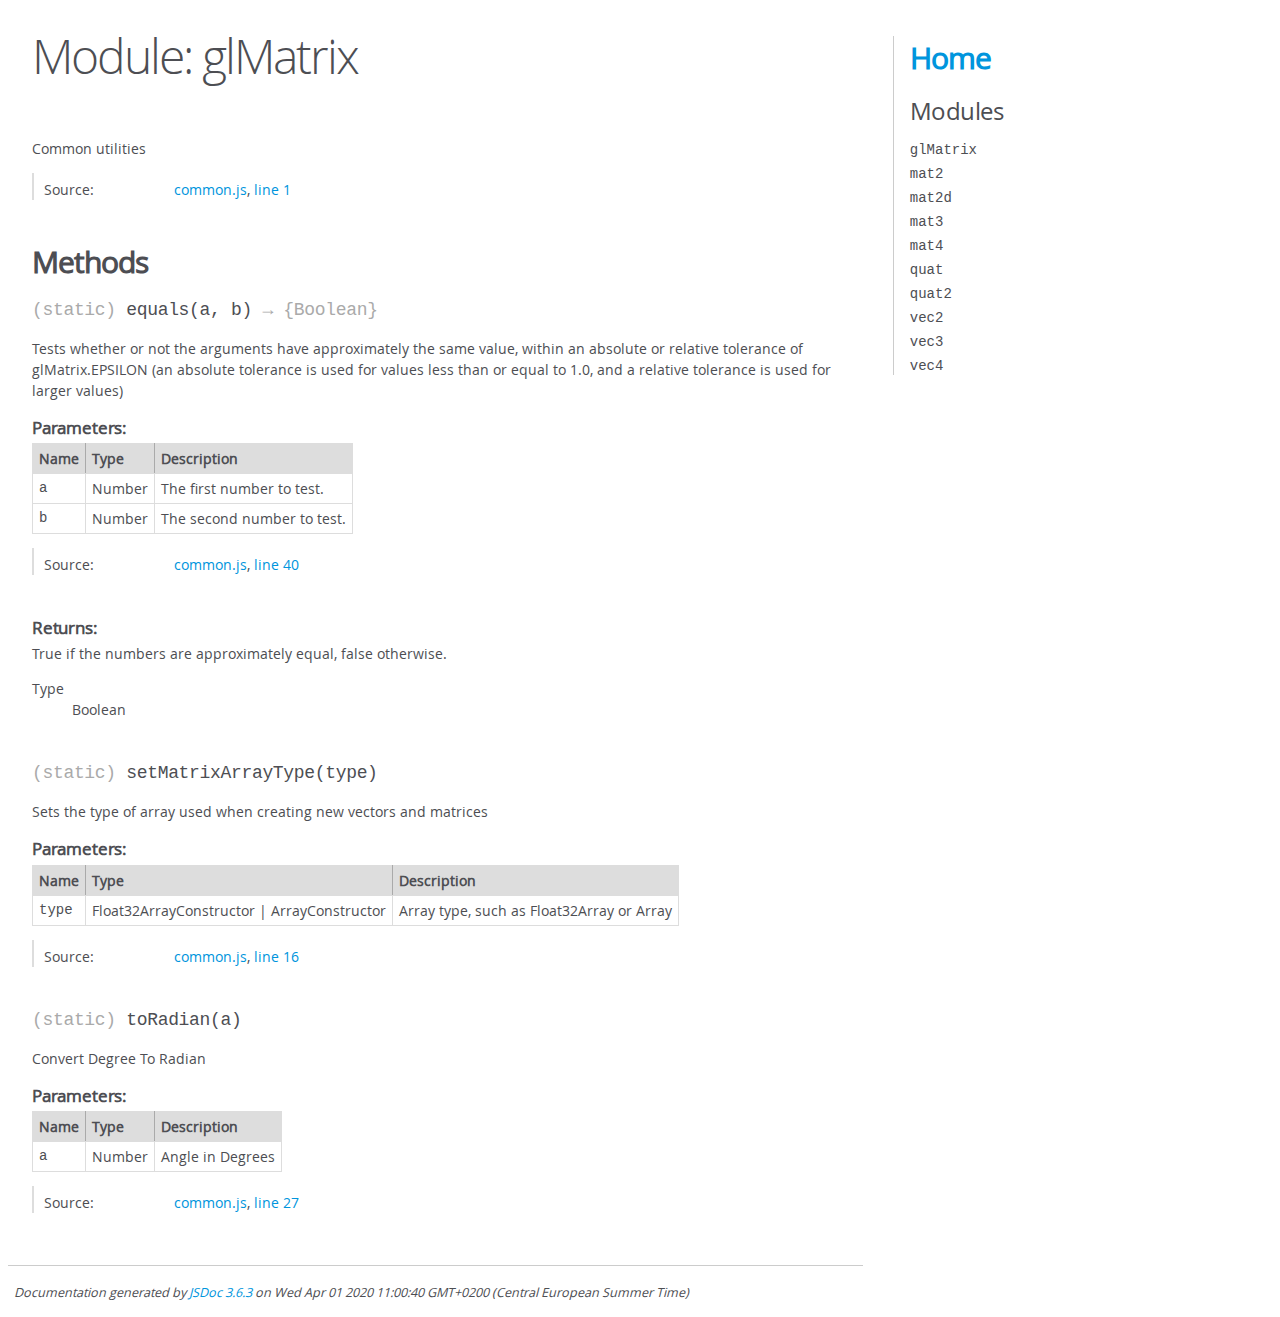
<file: assignment2-webgl-3d/toji-gl-matrix-v3.3.0-62-g8962b2e/toji-gl-matrix-8962b2e/docs/module-glMatrix.html>
<!DOCTYPE html>
<html lang="en">
<head>
    <meta charset="utf-8">
    <title>JSDoc: Module: glMatrix</title>

    <script src="scripts/prettify/prettify.js"> </script>
    <script src="scripts/prettify/lang-css.js"> </script>
    <!--[if lt IE 9]>
      <script src="//html5shiv.googlecode.com/svn/trunk/html5.js"></script>
    <![endif]-->
    <link type="text/css" rel="stylesheet" href="styles/prettify-tomorrow.css">
    <link type="text/css" rel="stylesheet" href="styles/jsdoc-default.css">
</head>

<body>

<div id="main">

    <h1 class="page-title">Module: glMatrix</h1>

    




<section>

<header>
    
        
            
        
    
</header>

<article>
    <div class="container-overview">
    
        
            <div class="description">Common utilities</div>
        

        
            















<dl class="details">

    

    

    

    

    

    

    

    

    

    

    

    

    
    <dt class="tag-source">Source:</dt>
    <dd class="tag-source"><ul class="dummy"><li>
        <a href="common.js.html">common.js</a>, <a href="common.js.html#line1">line 1</a>
    </li></ul></dd>
    

    

    

    
</dl>




















        
    
    </div>

    

    

    

    

    

    

    

    
        <h3 class="subsection-title">Methods</h3>

        
            

    

    
    <h4 class="name" id=".equals"><span class="type-signature">(static) </span>equals<span class="signature">(a, b)</span><span class="type-signature"> &rarr; {Boolean}</span></h4>
    

    



<div class="description">
    Tests whether or not the arguments have approximately the same value, within an absoluteor relative tolerance of glMatrix.EPSILON (an absolute tolerance is used for values lessthan or equal to 1.0, and a relative tolerance is used for larger values)
</div>









    <h5>Parameters:</h5>
    

<table class="params">
    <thead>
    <tr>
        
        <th>Name</th>
        

        <th>Type</th>

        

        

        <th class="last">Description</th>
    </tr>
    </thead>

    <tbody>
    

        <tr>
            
                <td class="name"><code>a</code></td>
            

            <td class="type">
            
                
<span class="param-type">Number</span>


            
            </td>

            

            

            <td class="description last">The first number to test.</td>
        </tr>

    

        <tr>
            
                <td class="name"><code>b</code></td>
            

            <td class="type">
            
                
<span class="param-type">Number</span>


            
            </td>

            

            

            <td class="description last">The second number to test.</td>
        </tr>

    
    </tbody>
</table>






<dl class="details">

    

    

    

    

    

    

    

    

    

    

    

    

    
    <dt class="tag-source">Source:</dt>
    <dd class="tag-source"><ul class="dummy"><li>
        <a href="common.js.html">common.js</a>, <a href="common.js.html#line40">line 40</a>
    </li></ul></dd>
    

    

    

    
</dl>















<h5>Returns:</h5>

        
<div class="param-desc">
    True if the numbers are approximately equal, false otherwise.
</div>



<dl>
    <dt>
        Type
    </dt>
    <dd>
        
<span class="param-type">Boolean</span>


    </dd>
</dl>

    





        
            

    

    
    <h4 class="name" id=".setMatrixArrayType"><span class="type-signature">(static) </span>setMatrixArrayType<span class="signature">(type)</span><span class="type-signature"></span></h4>
    

    



<div class="description">
    Sets the type of array used when creating new vectors and matrices
</div>









    <h5>Parameters:</h5>
    

<table class="params">
    <thead>
    <tr>
        
        <th>Name</th>
        

        <th>Type</th>

        

        

        <th class="last">Description</th>
    </tr>
    </thead>

    <tbody>
    

        <tr>
            
                <td class="name"><code>type</code></td>
            

            <td class="type">
            
                
<span class="param-type">Float32ArrayConstructor</span>
|

<span class="param-type">ArrayConstructor</span>


            
            </td>

            

            

            <td class="description last">Array type, such as Float32Array or Array</td>
        </tr>

    
    </tbody>
</table>






<dl class="details">

    

    

    

    

    

    

    

    

    

    

    

    

    
    <dt class="tag-source">Source:</dt>
    <dd class="tag-source"><ul class="dummy"><li>
        <a href="common.js.html">common.js</a>, <a href="common.js.html#line16">line 16</a>
    </li></ul></dd>
    

    

    

    
</dl>




















        
            

    

    
    <h4 class="name" id=".toRadian"><span class="type-signature">(static) </span>toRadian<span class="signature">(a)</span><span class="type-signature"></span></h4>
    

    



<div class="description">
    Convert Degree To Radian
</div>









    <h5>Parameters:</h5>
    

<table class="params">
    <thead>
    <tr>
        
        <th>Name</th>
        

        <th>Type</th>

        

        

        <th class="last">Description</th>
    </tr>
    </thead>

    <tbody>
    

        <tr>
            
                <td class="name"><code>a</code></td>
            

            <td class="type">
            
                
<span class="param-type">Number</span>


            
            </td>

            

            

            <td class="description last">Angle in Degrees</td>
        </tr>

    
    </tbody>
</table>






<dl class="details">

    

    

    

    

    

    

    

    

    

    

    

    

    
    <dt class="tag-source">Source:</dt>
    <dd class="tag-source"><ul class="dummy"><li>
        <a href="common.js.html">common.js</a>, <a href="common.js.html#line27">line 27</a>
    </li></ul></dd>
    

    

    

    
</dl>




















        
    

    

    
</article>

</section>




</div>

<nav>
    <h2><a href="index.html">Home</a></h2><h3>Modules</h3><ul><li><a href="module-glMatrix.html">glMatrix</a></li><li><a href="module-mat2.html">mat2</a></li><li><a href="module-mat2d.html">mat2d</a></li><li><a href="module-mat3.html">mat3</a></li><li><a href="module-mat4.html">mat4</a></li><li><a href="module-quat.html">quat</a></li><li><a href="module-quat2.html">quat2</a></li><li><a href="module-vec2.html">vec2</a></li><li><a href="module-vec3.html">vec3</a></li><li><a href="module-vec4.html">vec4</a></li></ul>
</nav>

<br class="clear">

<footer>
    Documentation generated by <a href="https://github.com/jsdoc/jsdoc">JSDoc 3.6.3</a> on Wed Apr 01 2020 11:00:40 GMT+0200 (Central European Summer Time)
</footer>

<script> prettyPrint(); </script>
<script src="scripts/linenumber.js"> </script>
</body>
</html>
</file>
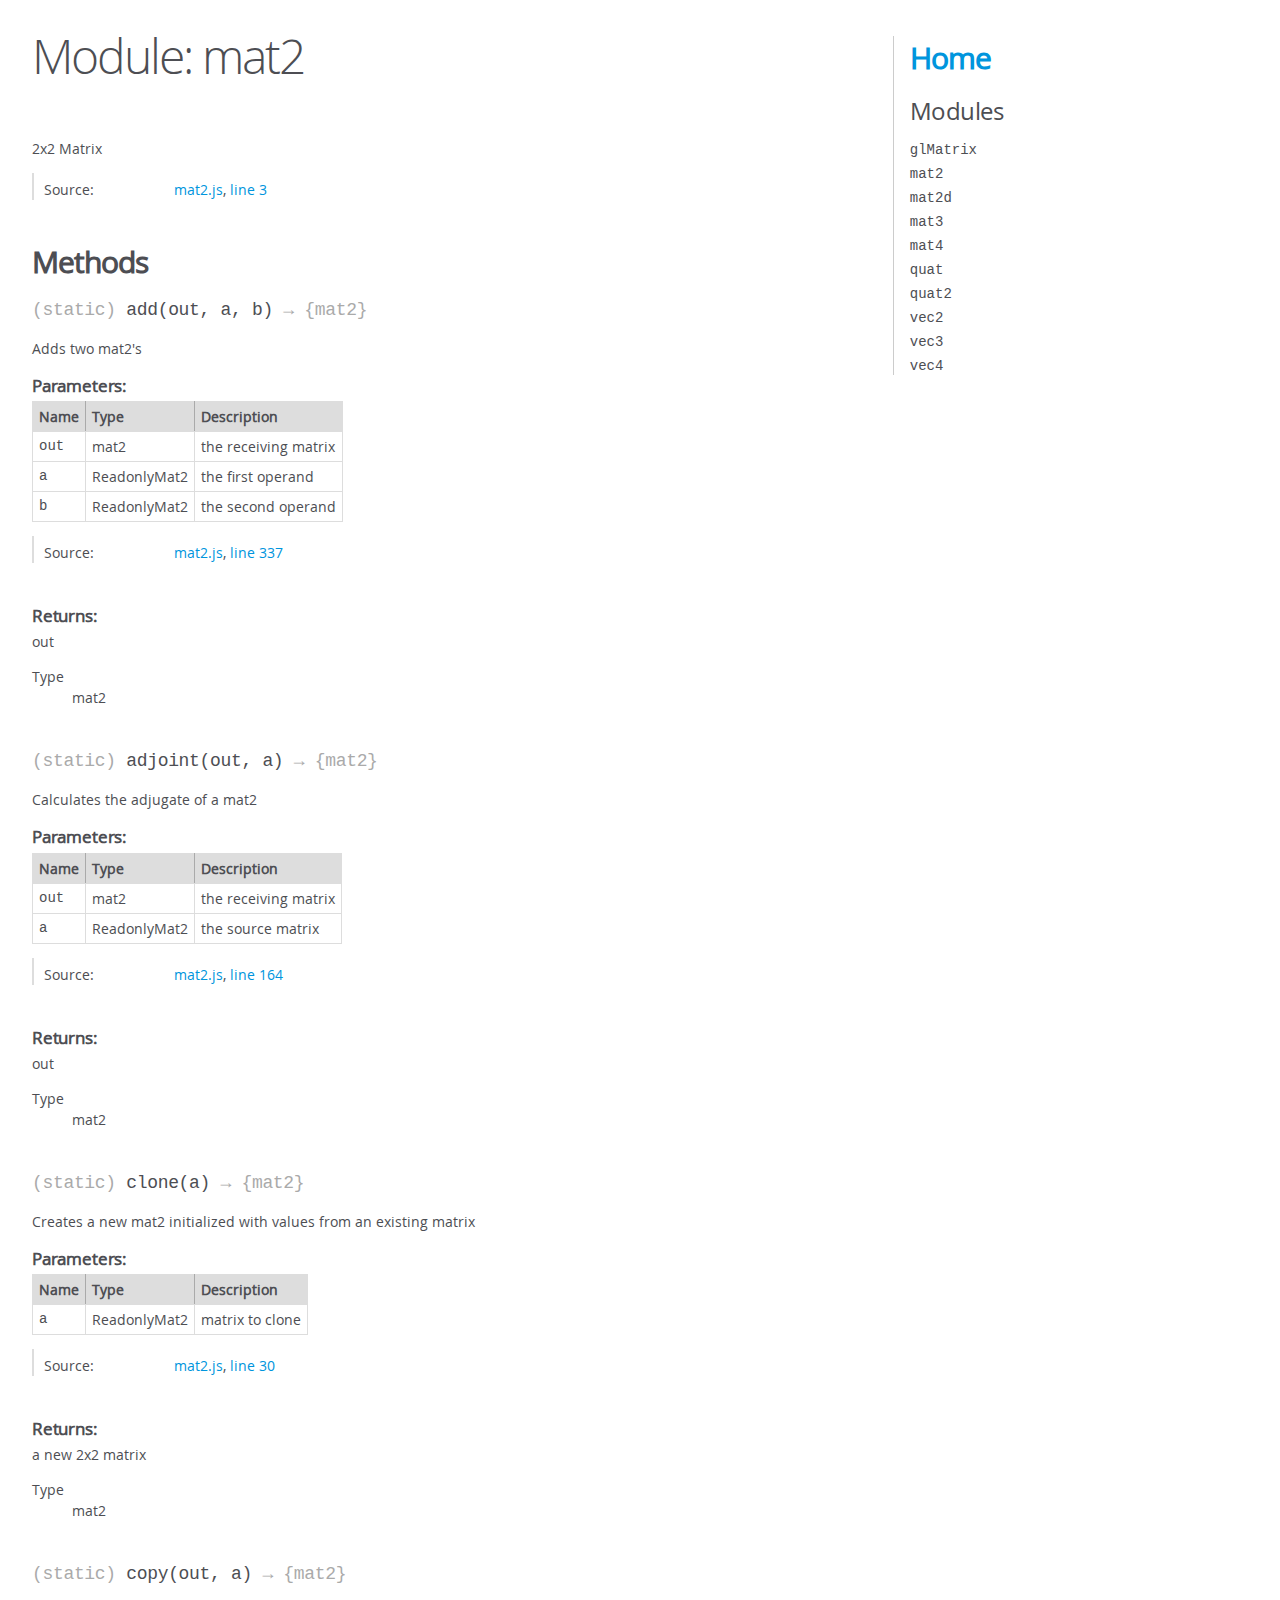
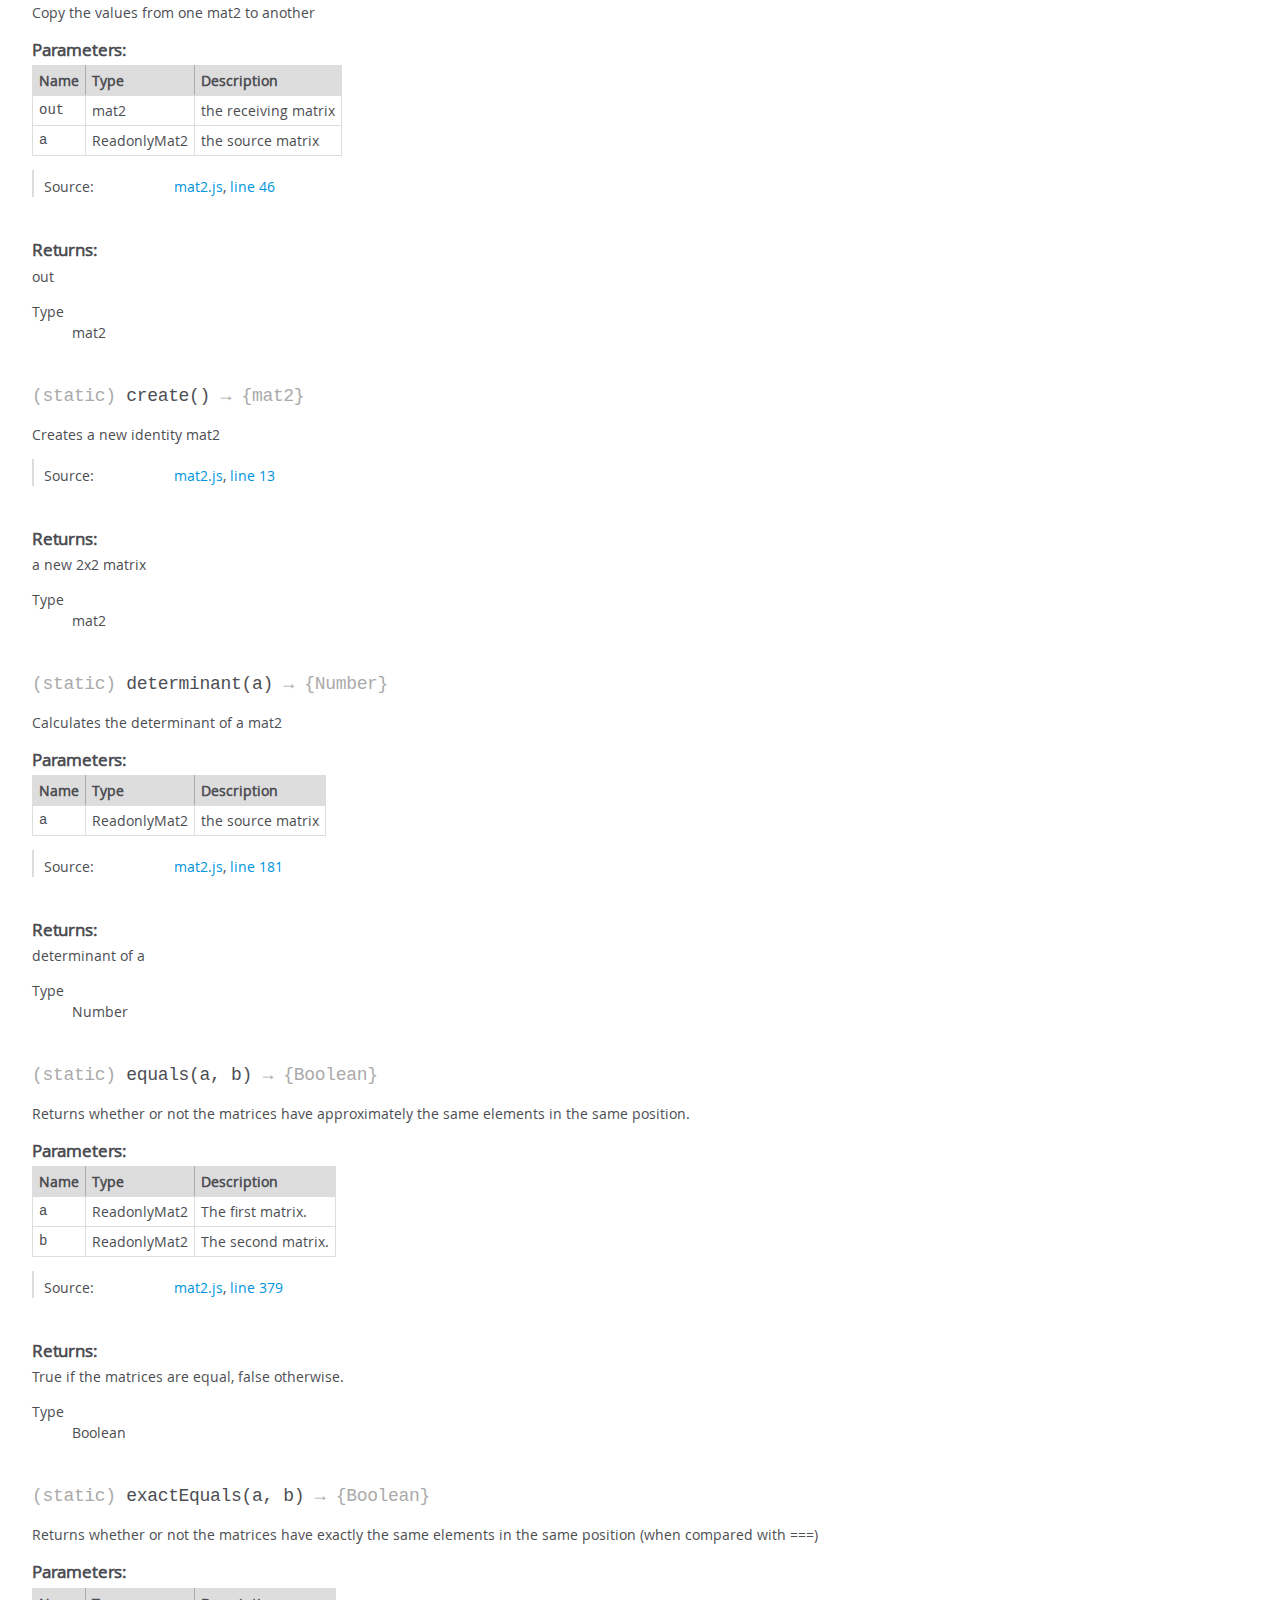
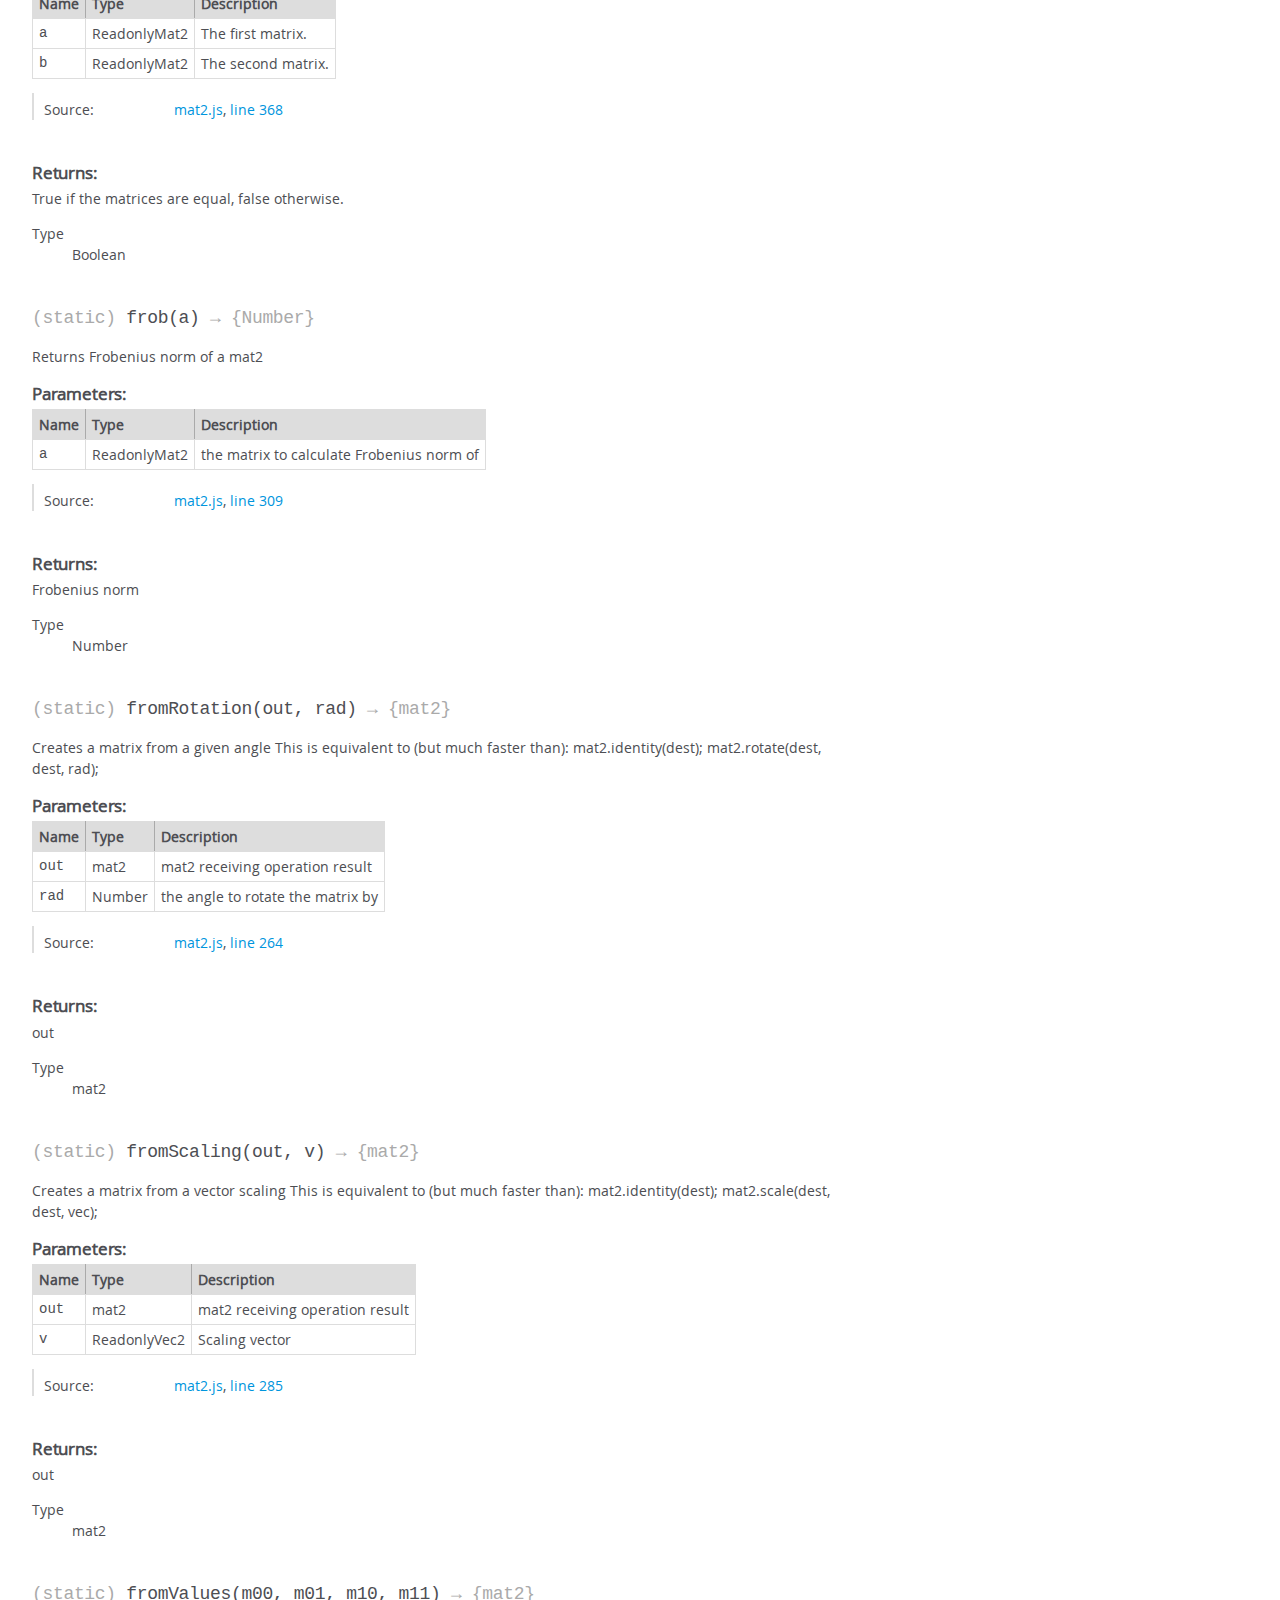
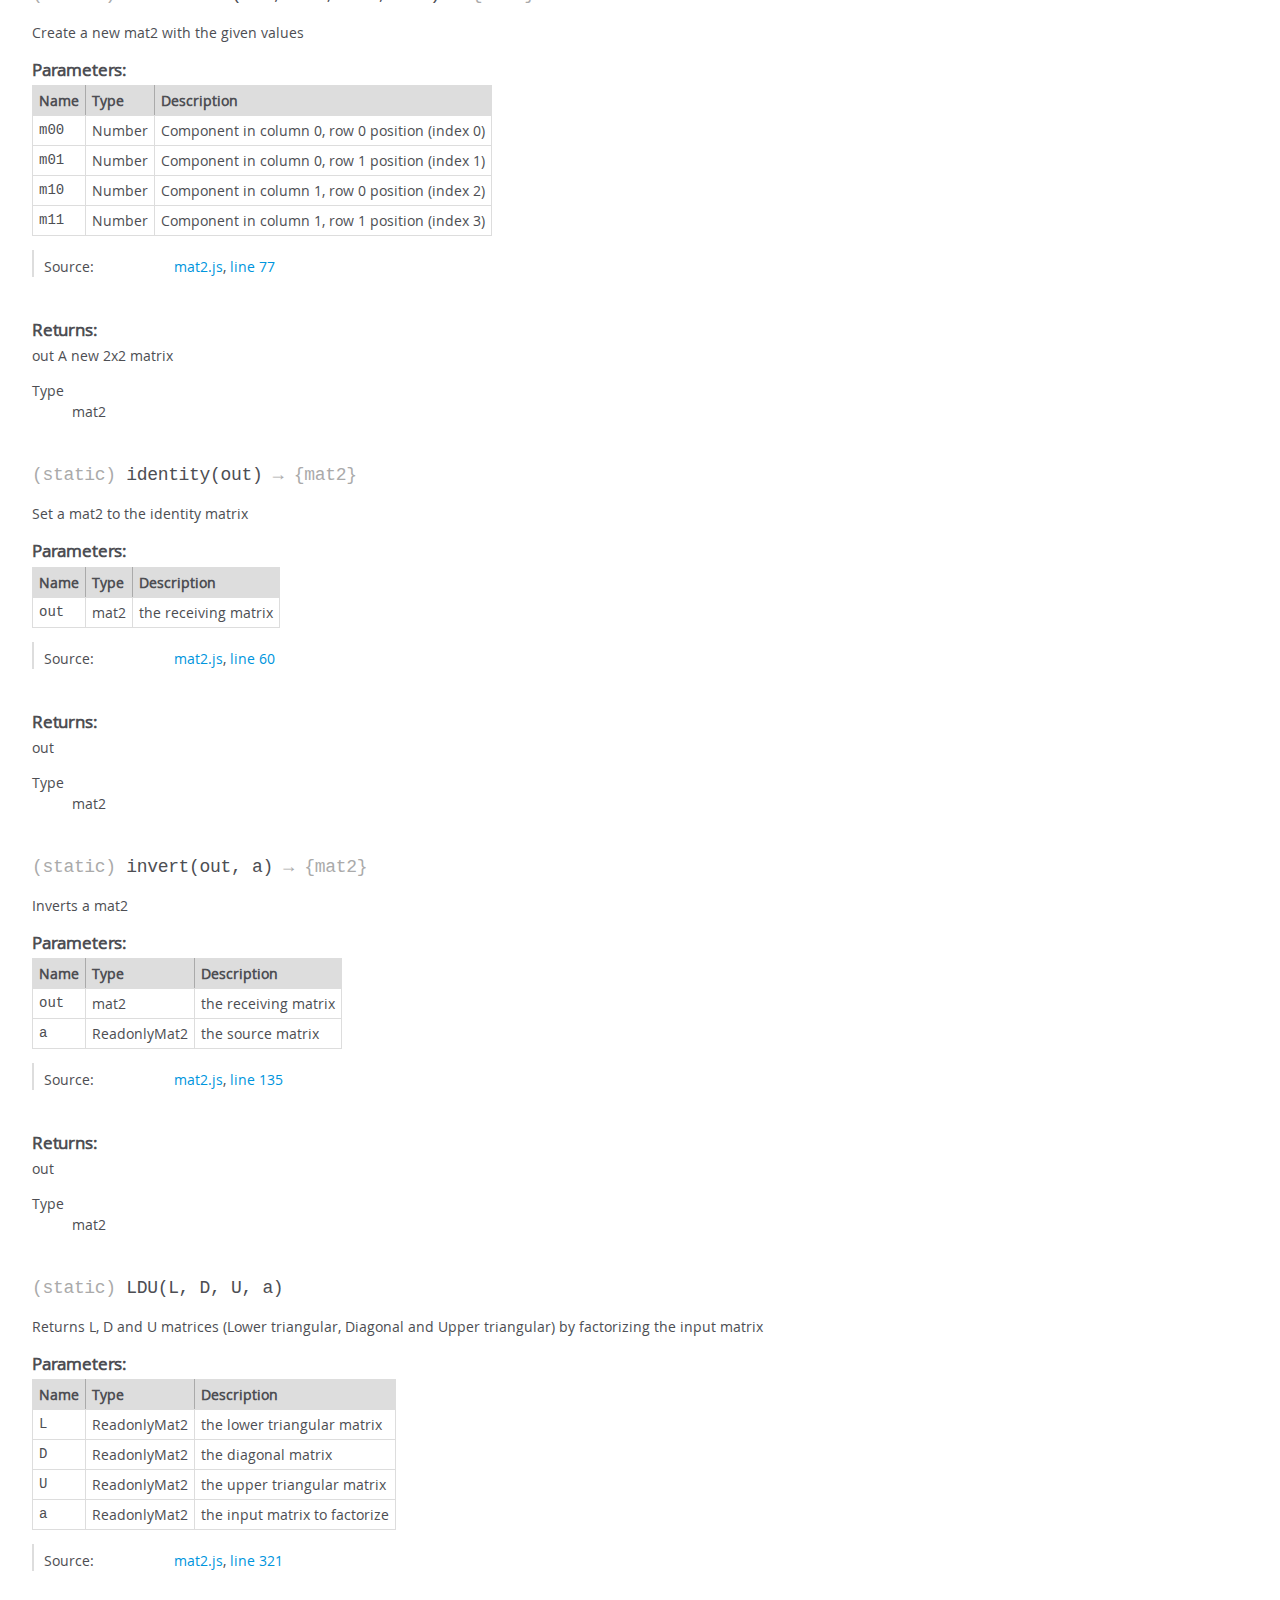
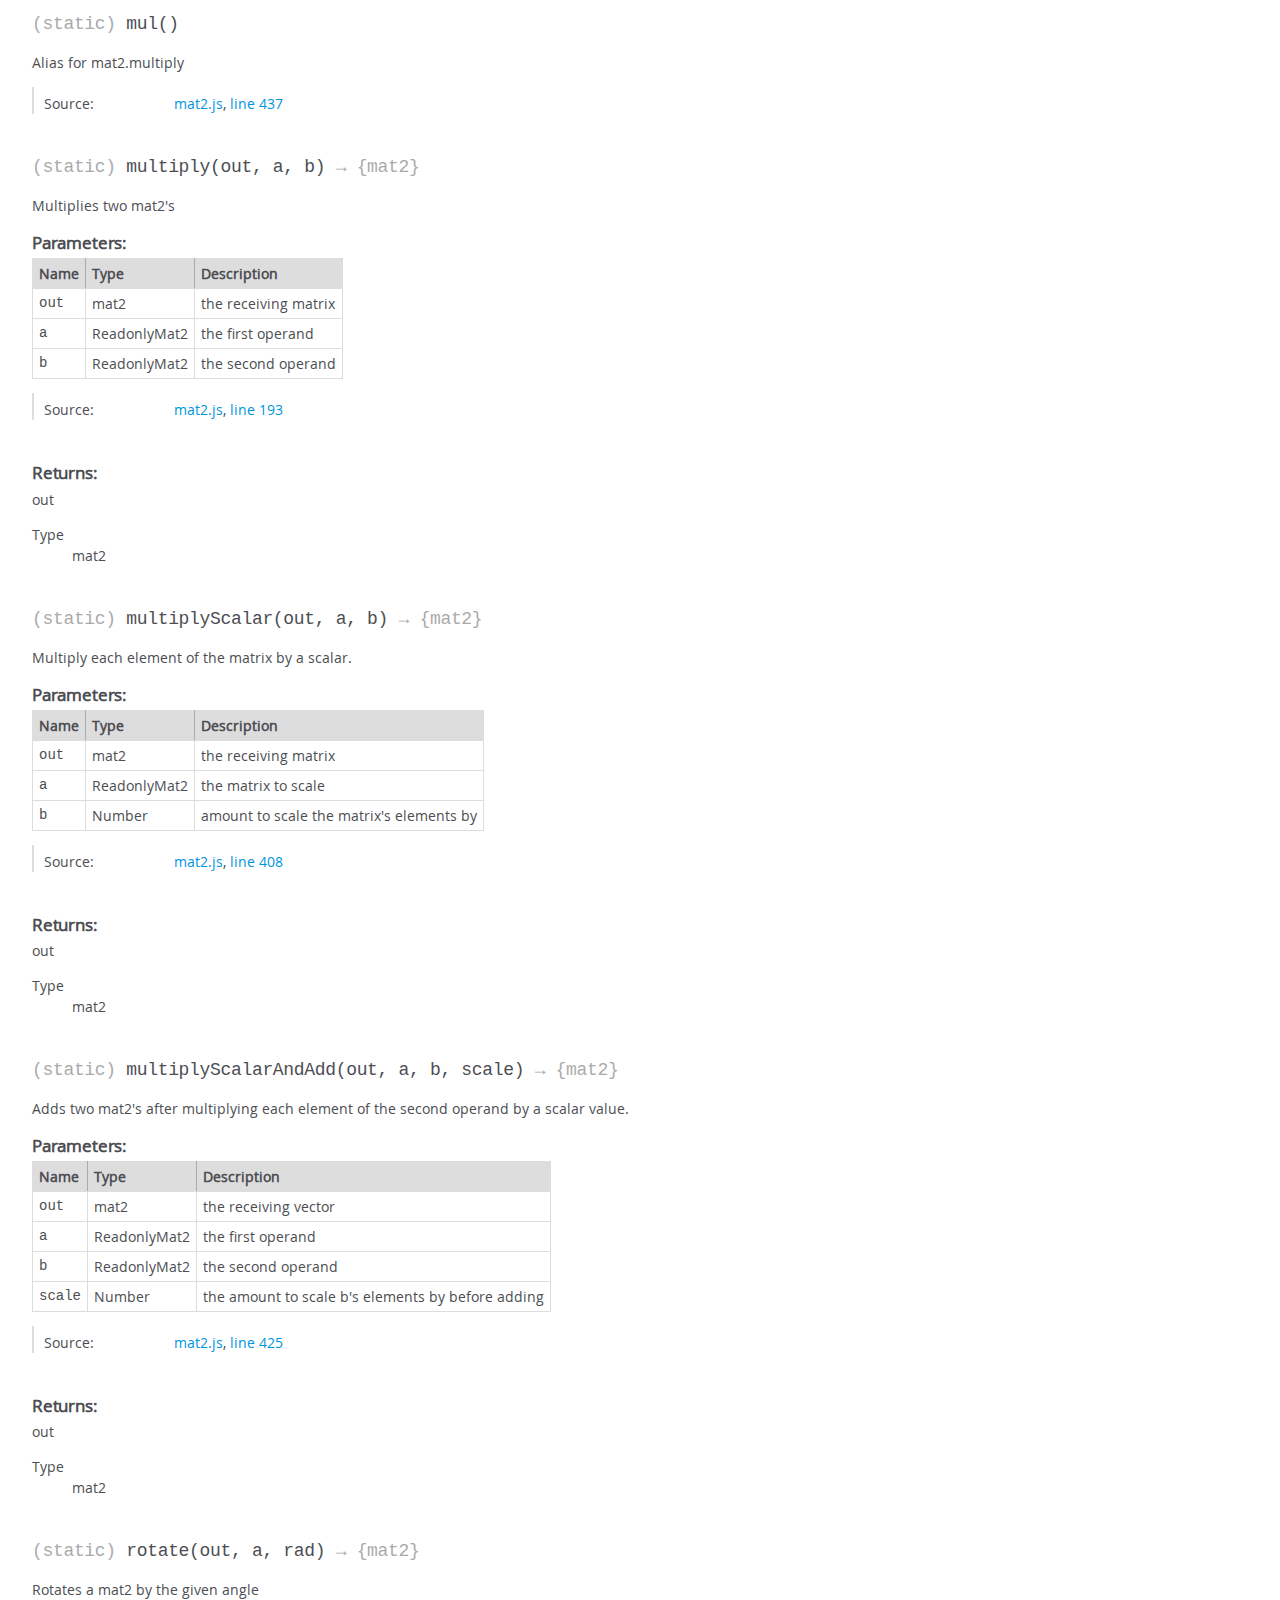
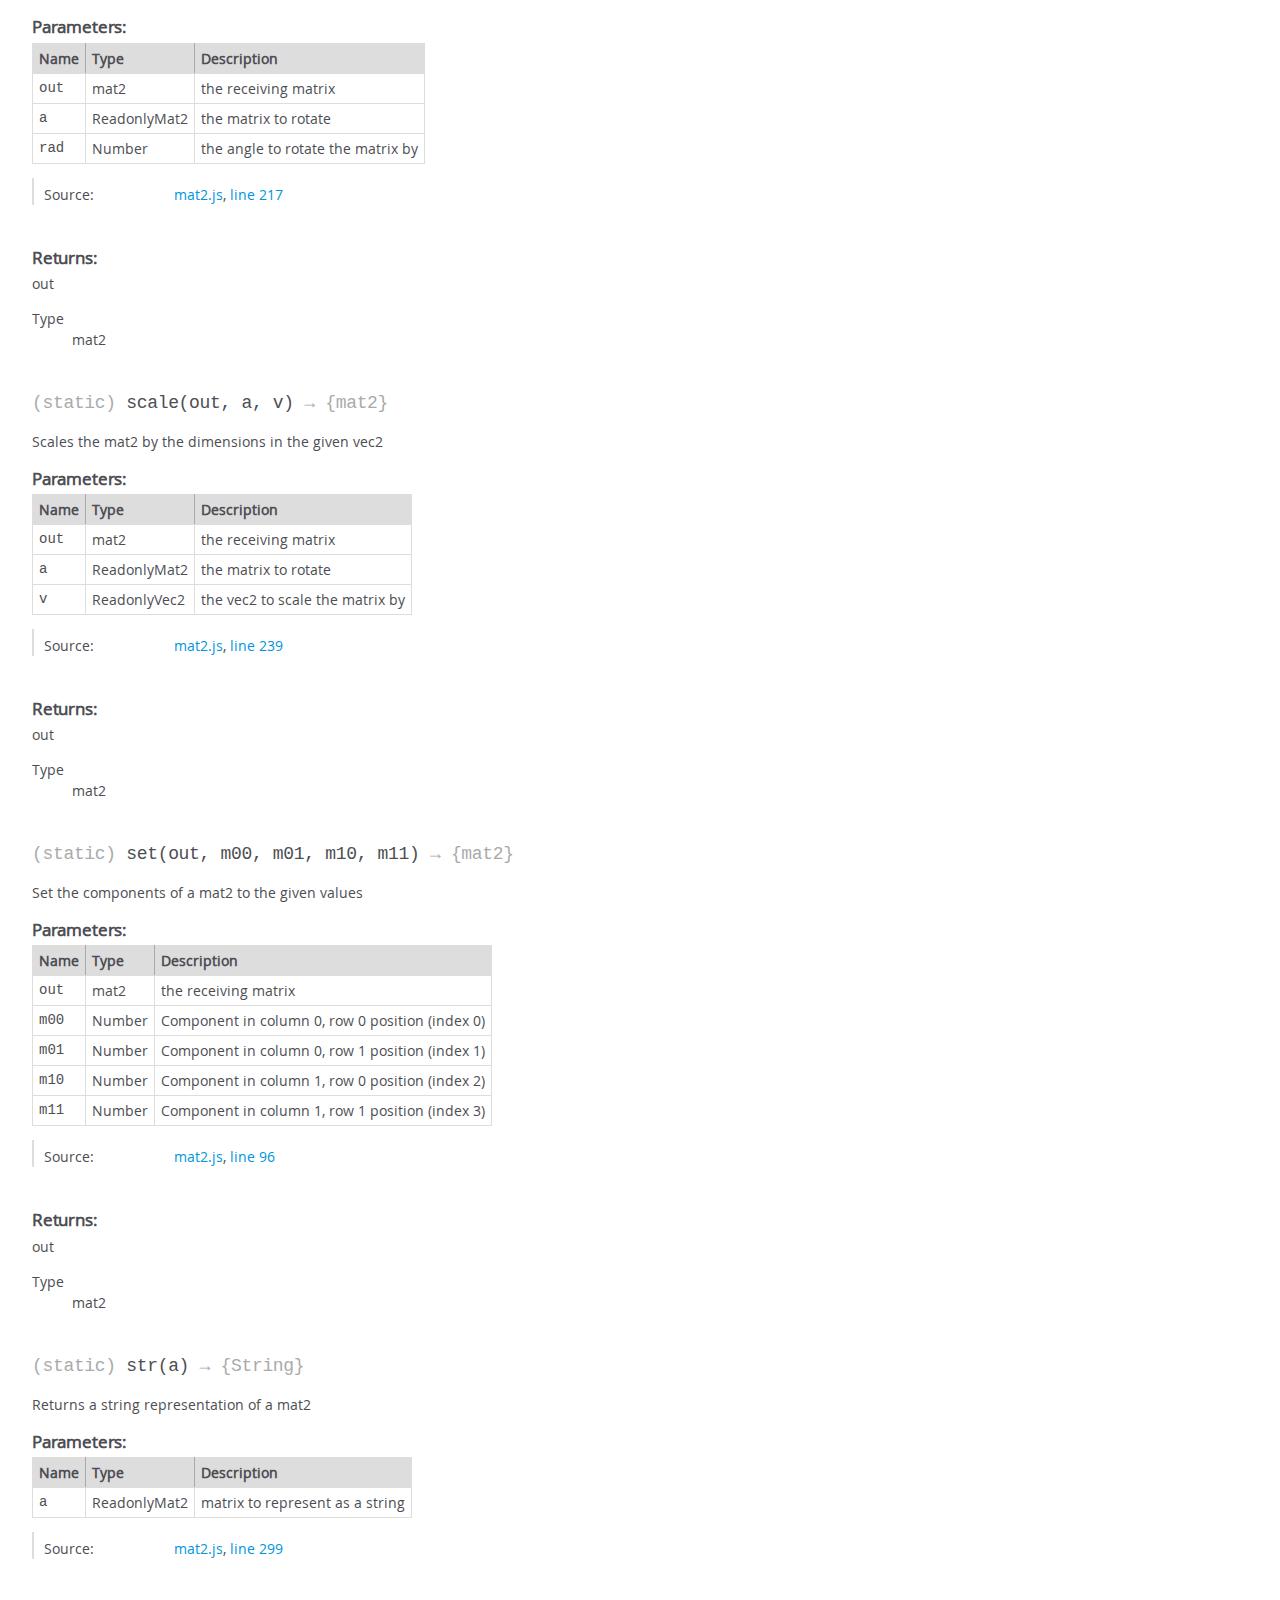
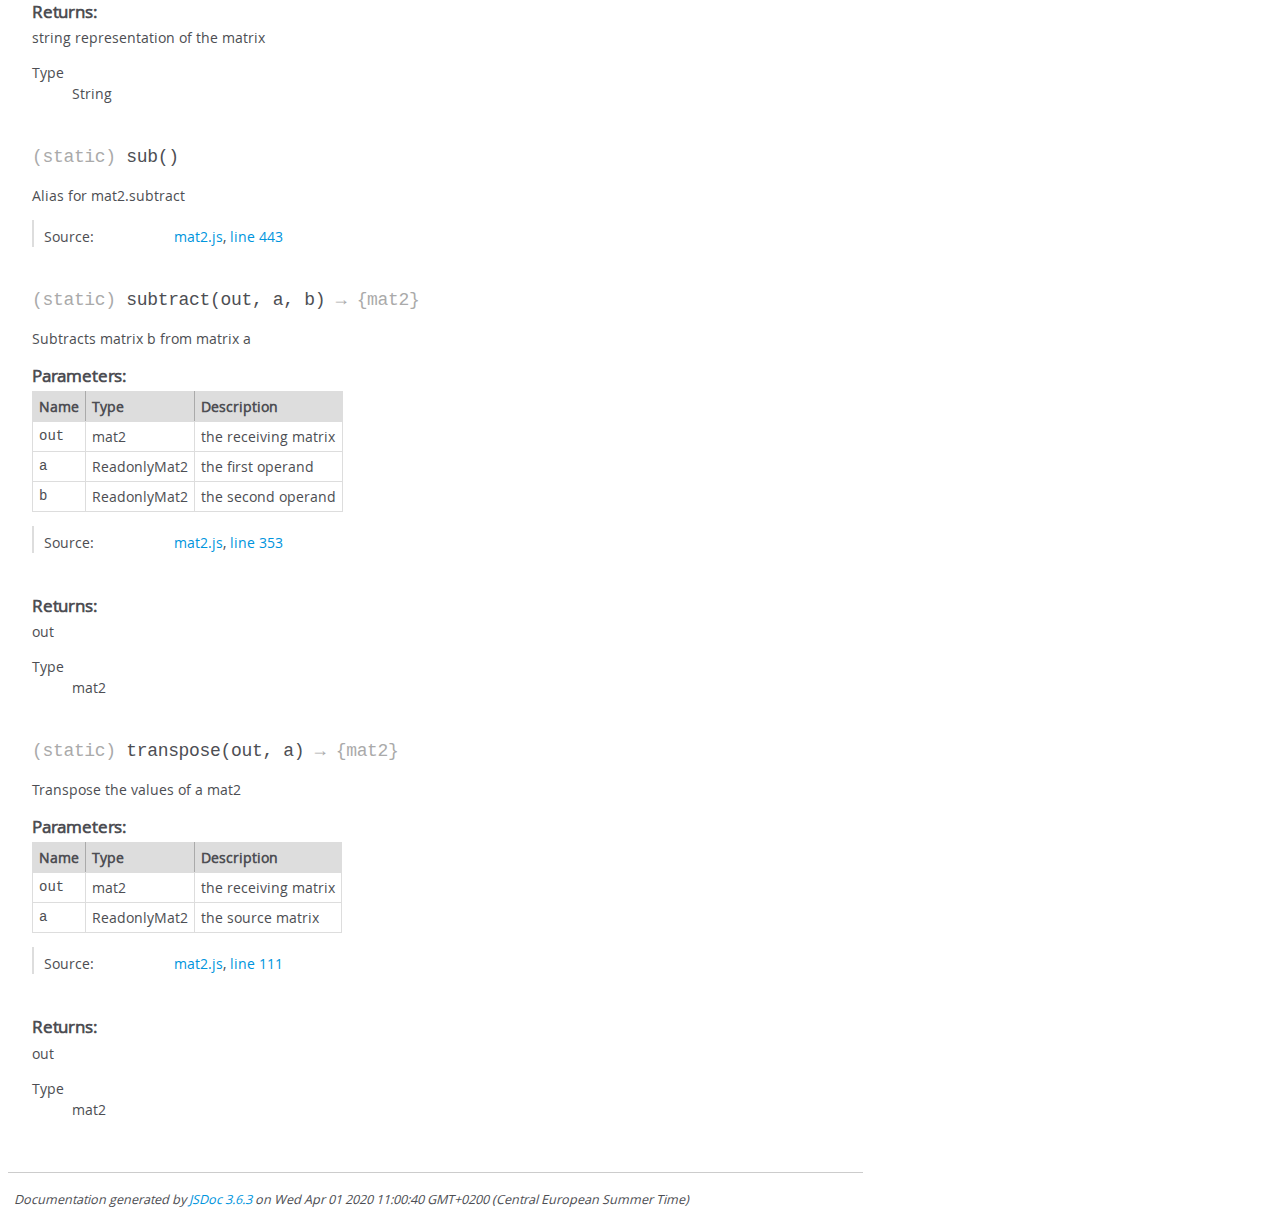
<file: assignment2-webgl-3d/toji-gl-matrix-v3.3.0-62-g8962b2e/toji-gl-matrix-8962b2e/docs/module-mat2.html>
<!DOCTYPE html>
<html lang="en">
<head>
    <meta charset="utf-8">
    <title>JSDoc: Module: mat2</title>

    <script src="scripts/prettify/prettify.js"> </script>
    <script src="scripts/prettify/lang-css.js"> </script>
    <!--[if lt IE 9]>
      <script src="//html5shiv.googlecode.com/svn/trunk/html5.js"></script>
    <![endif]-->
    <link type="text/css" rel="stylesheet" href="styles/prettify-tomorrow.css">
    <link type="text/css" rel="stylesheet" href="styles/jsdoc-default.css">
</head>

<body>

<div id="main">

    <h1 class="page-title">Module: mat2</h1>

    




<section>

<header>
    
        
            
        
    
</header>

<article>
    <div class="container-overview">
    
        
            <div class="description">2x2 Matrix</div>
        

        
            















<dl class="details">

    

    

    

    

    

    

    

    

    

    

    

    

    
    <dt class="tag-source">Source:</dt>
    <dd class="tag-source"><ul class="dummy"><li>
        <a href="mat2.js.html">mat2.js</a>, <a href="mat2.js.html#line3">line 3</a>
    </li></ul></dd>
    

    

    

    
</dl>




















        
    
    </div>

    

    

    

    

    

    

    

    
        <h3 class="subsection-title">Methods</h3>

        
            

    

    
    <h4 class="name" id=".add"><span class="type-signature">(static) </span>add<span class="signature">(out, a, b)</span><span class="type-signature"> &rarr; {mat2}</span></h4>
    

    



<div class="description">
    Adds two mat2's
</div>









    <h5>Parameters:</h5>
    

<table class="params">
    <thead>
    <tr>
        
        <th>Name</th>
        

        <th>Type</th>

        

        

        <th class="last">Description</th>
    </tr>
    </thead>

    <tbody>
    

        <tr>
            
                <td class="name"><code>out</code></td>
            

            <td class="type">
            
                
<span class="param-type">mat2</span>


            
            </td>

            

            

            <td class="description last">the receiving matrix</td>
        </tr>

    

        <tr>
            
                <td class="name"><code>a</code></td>
            

            <td class="type">
            
                
<span class="param-type">ReadonlyMat2</span>


            
            </td>

            

            

            <td class="description last">the first operand</td>
        </tr>

    

        <tr>
            
                <td class="name"><code>b</code></td>
            

            <td class="type">
            
                
<span class="param-type">ReadonlyMat2</span>


            
            </td>

            

            

            <td class="description last">the second operand</td>
        </tr>

    
    </tbody>
</table>






<dl class="details">

    

    

    

    

    

    

    

    

    

    

    

    

    
    <dt class="tag-source">Source:</dt>
    <dd class="tag-source"><ul class="dummy"><li>
        <a href="mat2.js.html">mat2.js</a>, <a href="mat2.js.html#line337">line 337</a>
    </li></ul></dd>
    

    

    

    
</dl>















<h5>Returns:</h5>

        
<div class="param-desc">
    out
</div>



<dl>
    <dt>
        Type
    </dt>
    <dd>
        
<span class="param-type">mat2</span>


    </dd>
</dl>

    





        
            

    

    
    <h4 class="name" id=".adjoint"><span class="type-signature">(static) </span>adjoint<span class="signature">(out, a)</span><span class="type-signature"> &rarr; {mat2}</span></h4>
    

    



<div class="description">
    Calculates the adjugate of a mat2
</div>









    <h5>Parameters:</h5>
    

<table class="params">
    <thead>
    <tr>
        
        <th>Name</th>
        

        <th>Type</th>

        

        

        <th class="last">Description</th>
    </tr>
    </thead>

    <tbody>
    

        <tr>
            
                <td class="name"><code>out</code></td>
            

            <td class="type">
            
                
<span class="param-type">mat2</span>


            
            </td>

            

            

            <td class="description last">the receiving matrix</td>
        </tr>

    

        <tr>
            
                <td class="name"><code>a</code></td>
            

            <td class="type">
            
                
<span class="param-type">ReadonlyMat2</span>


            
            </td>

            

            

            <td class="description last">the source matrix</td>
        </tr>

    
    </tbody>
</table>






<dl class="details">

    

    

    

    

    

    

    

    

    

    

    

    

    
    <dt class="tag-source">Source:</dt>
    <dd class="tag-source"><ul class="dummy"><li>
        <a href="mat2.js.html">mat2.js</a>, <a href="mat2.js.html#line164">line 164</a>
    </li></ul></dd>
    

    

    

    
</dl>















<h5>Returns:</h5>

        
<div class="param-desc">
    out
</div>



<dl>
    <dt>
        Type
    </dt>
    <dd>
        
<span class="param-type">mat2</span>


    </dd>
</dl>

    





        
            

    

    
    <h4 class="name" id=".clone"><span class="type-signature">(static) </span>clone<span class="signature">(a)</span><span class="type-signature"> &rarr; {mat2}</span></h4>
    

    



<div class="description">
    Creates a new mat2 initialized with values from an existing matrix
</div>









    <h5>Parameters:</h5>
    

<table class="params">
    <thead>
    <tr>
        
        <th>Name</th>
        

        <th>Type</th>

        

        

        <th class="last">Description</th>
    </tr>
    </thead>

    <tbody>
    

        <tr>
            
                <td class="name"><code>a</code></td>
            

            <td class="type">
            
                
<span class="param-type">ReadonlyMat2</span>


            
            </td>

            

            

            <td class="description last">matrix to clone</td>
        </tr>

    
    </tbody>
</table>






<dl class="details">

    

    

    

    

    

    

    

    

    

    

    

    

    
    <dt class="tag-source">Source:</dt>
    <dd class="tag-source"><ul class="dummy"><li>
        <a href="mat2.js.html">mat2.js</a>, <a href="mat2.js.html#line30">line 30</a>
    </li></ul></dd>
    

    

    

    
</dl>















<h5>Returns:</h5>

        
<div class="param-desc">
    a new 2x2 matrix
</div>



<dl>
    <dt>
        Type
    </dt>
    <dd>
        
<span class="param-type">mat2</span>


    </dd>
</dl>

    





        
            

    

    
    <h4 class="name" id=".copy"><span class="type-signature">(static) </span>copy<span class="signature">(out, a)</span><span class="type-signature"> &rarr; {mat2}</span></h4>
    

    



<div class="description">
    Copy the values from one mat2 to another
</div>









    <h5>Parameters:</h5>
    

<table class="params">
    <thead>
    <tr>
        
        <th>Name</th>
        

        <th>Type</th>

        

        

        <th class="last">Description</th>
    </tr>
    </thead>

    <tbody>
    

        <tr>
            
                <td class="name"><code>out</code></td>
            

            <td class="type">
            
                
<span class="param-type">mat2</span>


            
            </td>

            

            

            <td class="description last">the receiving matrix</td>
        </tr>

    

        <tr>
            
                <td class="name"><code>a</code></td>
            

            <td class="type">
            
                
<span class="param-type">ReadonlyMat2</span>


            
            </td>

            

            

            <td class="description last">the source matrix</td>
        </tr>

    
    </tbody>
</table>






<dl class="details">

    

    

    

    

    

    

    

    

    

    

    

    

    
    <dt class="tag-source">Source:</dt>
    <dd class="tag-source"><ul class="dummy"><li>
        <a href="mat2.js.html">mat2.js</a>, <a href="mat2.js.html#line46">line 46</a>
    </li></ul></dd>
    

    

    

    
</dl>















<h5>Returns:</h5>

        
<div class="param-desc">
    out
</div>



<dl>
    <dt>
        Type
    </dt>
    <dd>
        
<span class="param-type">mat2</span>


    </dd>
</dl>

    





        
            

    

    
    <h4 class="name" id=".create"><span class="type-signature">(static) </span>create<span class="signature">()</span><span class="type-signature"> &rarr; {mat2}</span></h4>
    

    



<div class="description">
    Creates a new identity mat2
</div>













<dl class="details">

    

    

    

    

    

    

    

    

    

    

    

    

    
    <dt class="tag-source">Source:</dt>
    <dd class="tag-source"><ul class="dummy"><li>
        <a href="mat2.js.html">mat2.js</a>, <a href="mat2.js.html#line13">line 13</a>
    </li></ul></dd>
    

    

    

    
</dl>















<h5>Returns:</h5>

        
<div class="param-desc">
    a new 2x2 matrix
</div>



<dl>
    <dt>
        Type
    </dt>
    <dd>
        
<span class="param-type">mat2</span>


    </dd>
</dl>

    





        
            

    

    
    <h4 class="name" id=".determinant"><span class="type-signature">(static) </span>determinant<span class="signature">(a)</span><span class="type-signature"> &rarr; {Number}</span></h4>
    

    



<div class="description">
    Calculates the determinant of a mat2
</div>









    <h5>Parameters:</h5>
    

<table class="params">
    <thead>
    <tr>
        
        <th>Name</th>
        

        <th>Type</th>

        

        

        <th class="last">Description</th>
    </tr>
    </thead>

    <tbody>
    

        <tr>
            
                <td class="name"><code>a</code></td>
            

            <td class="type">
            
                
<span class="param-type">ReadonlyMat2</span>


            
            </td>

            

            

            <td class="description last">the source matrix</td>
        </tr>

    
    </tbody>
</table>






<dl class="details">

    

    

    

    

    

    

    

    

    

    

    

    

    
    <dt class="tag-source">Source:</dt>
    <dd class="tag-source"><ul class="dummy"><li>
        <a href="mat2.js.html">mat2.js</a>, <a href="mat2.js.html#line181">line 181</a>
    </li></ul></dd>
    

    

    

    
</dl>















<h5>Returns:</h5>

        
<div class="param-desc">
    determinant of a
</div>



<dl>
    <dt>
        Type
    </dt>
    <dd>
        
<span class="param-type">Number</span>


    </dd>
</dl>

    





        
            

    

    
    <h4 class="name" id=".equals"><span class="type-signature">(static) </span>equals<span class="signature">(a, b)</span><span class="type-signature"> &rarr; {Boolean}</span></h4>
    

    



<div class="description">
    Returns whether or not the matrices have approximately the same elements in the same position.
</div>









    <h5>Parameters:</h5>
    

<table class="params">
    <thead>
    <tr>
        
        <th>Name</th>
        

        <th>Type</th>

        

        

        <th class="last">Description</th>
    </tr>
    </thead>

    <tbody>
    

        <tr>
            
                <td class="name"><code>a</code></td>
            

            <td class="type">
            
                
<span class="param-type">ReadonlyMat2</span>


            
            </td>

            

            

            <td class="description last">The first matrix.</td>
        </tr>

    

        <tr>
            
                <td class="name"><code>b</code></td>
            

            <td class="type">
            
                
<span class="param-type">ReadonlyMat2</span>


            
            </td>

            

            

            <td class="description last">The second matrix.</td>
        </tr>

    
    </tbody>
</table>






<dl class="details">

    

    

    

    

    

    

    

    

    

    

    

    

    
    <dt class="tag-source">Source:</dt>
    <dd class="tag-source"><ul class="dummy"><li>
        <a href="mat2.js.html">mat2.js</a>, <a href="mat2.js.html#line379">line 379</a>
    </li></ul></dd>
    

    

    

    
</dl>















<h5>Returns:</h5>

        
<div class="param-desc">
    True if the matrices are equal, false otherwise.
</div>



<dl>
    <dt>
        Type
    </dt>
    <dd>
        
<span class="param-type">Boolean</span>


    </dd>
</dl>

    





        
            

    

    
    <h4 class="name" id=".exactEquals"><span class="type-signature">(static) </span>exactEquals<span class="signature">(a, b)</span><span class="type-signature"> &rarr; {Boolean}</span></h4>
    

    



<div class="description">
    Returns whether or not the matrices have exactly the same elements in the same position (when compared with ===)
</div>









    <h5>Parameters:</h5>
    

<table class="params">
    <thead>
    <tr>
        
        <th>Name</th>
        

        <th>Type</th>

        

        

        <th class="last">Description</th>
    </tr>
    </thead>

    <tbody>
    

        <tr>
            
                <td class="name"><code>a</code></td>
            

            <td class="type">
            
                
<span class="param-type">ReadonlyMat2</span>


            
            </td>

            

            

            <td class="description last">The first matrix.</td>
        </tr>

    

        <tr>
            
                <td class="name"><code>b</code></td>
            

            <td class="type">
            
                
<span class="param-type">ReadonlyMat2</span>


            
            </td>

            

            

            <td class="description last">The second matrix.</td>
        </tr>

    
    </tbody>
</table>






<dl class="details">

    

    

    

    

    

    

    

    

    

    

    

    

    
    <dt class="tag-source">Source:</dt>
    <dd class="tag-source"><ul class="dummy"><li>
        <a href="mat2.js.html">mat2.js</a>, <a href="mat2.js.html#line368">line 368</a>
    </li></ul></dd>
    

    

    

    
</dl>















<h5>Returns:</h5>

        
<div class="param-desc">
    True if the matrices are equal, false otherwise.
</div>



<dl>
    <dt>
        Type
    </dt>
    <dd>
        
<span class="param-type">Boolean</span>


    </dd>
</dl>

    





        
            

    

    
    <h4 class="name" id=".frob"><span class="type-signature">(static) </span>frob<span class="signature">(a)</span><span class="type-signature"> &rarr; {Number}</span></h4>
    

    



<div class="description">
    Returns Frobenius norm of a mat2
</div>









    <h5>Parameters:</h5>
    

<table class="params">
    <thead>
    <tr>
        
        <th>Name</th>
        

        <th>Type</th>

        

        

        <th class="last">Description</th>
    </tr>
    </thead>

    <tbody>
    

        <tr>
            
                <td class="name"><code>a</code></td>
            

            <td class="type">
            
                
<span class="param-type">ReadonlyMat2</span>


            
            </td>

            

            

            <td class="description last">the matrix to calculate Frobenius norm of</td>
        </tr>

    
    </tbody>
</table>






<dl class="details">

    

    

    

    

    

    

    

    

    

    

    

    

    
    <dt class="tag-source">Source:</dt>
    <dd class="tag-source"><ul class="dummy"><li>
        <a href="mat2.js.html">mat2.js</a>, <a href="mat2.js.html#line309">line 309</a>
    </li></ul></dd>
    

    

    

    
</dl>















<h5>Returns:</h5>

        
<div class="param-desc">
    Frobenius norm
</div>



<dl>
    <dt>
        Type
    </dt>
    <dd>
        
<span class="param-type">Number</span>


    </dd>
</dl>

    





        
            

    

    
    <h4 class="name" id=".fromRotation"><span class="type-signature">(static) </span>fromRotation<span class="signature">(out, rad)</span><span class="type-signature"> &rarr; {mat2}</span></h4>
    

    



<div class="description">
    Creates a matrix from a given angleThis is equivalent to (but much faster than):    mat2.identity(dest);    mat2.rotate(dest, dest, rad);
</div>









    <h5>Parameters:</h5>
    

<table class="params">
    <thead>
    <tr>
        
        <th>Name</th>
        

        <th>Type</th>

        

        

        <th class="last">Description</th>
    </tr>
    </thead>

    <tbody>
    

        <tr>
            
                <td class="name"><code>out</code></td>
            

            <td class="type">
            
                
<span class="param-type">mat2</span>


            
            </td>

            

            

            <td class="description last">mat2 receiving operation result</td>
        </tr>

    

        <tr>
            
                <td class="name"><code>rad</code></td>
            

            <td class="type">
            
                
<span class="param-type">Number</span>


            
            </td>

            

            

            <td class="description last">the angle to rotate the matrix by</td>
        </tr>

    
    </tbody>
</table>






<dl class="details">

    

    

    

    

    

    

    

    

    

    

    

    

    
    <dt class="tag-source">Source:</dt>
    <dd class="tag-source"><ul class="dummy"><li>
        <a href="mat2.js.html">mat2.js</a>, <a href="mat2.js.html#line264">line 264</a>
    </li></ul></dd>
    

    

    

    
</dl>















<h5>Returns:</h5>

        
<div class="param-desc">
    out
</div>



<dl>
    <dt>
        Type
    </dt>
    <dd>
        
<span class="param-type">mat2</span>


    </dd>
</dl>

    





        
            

    

    
    <h4 class="name" id=".fromScaling"><span class="type-signature">(static) </span>fromScaling<span class="signature">(out, v)</span><span class="type-signature"> &rarr; {mat2}</span></h4>
    

    



<div class="description">
    Creates a matrix from a vector scalingThis is equivalent to (but much faster than):    mat2.identity(dest);    mat2.scale(dest, dest, vec);
</div>









    <h5>Parameters:</h5>
    

<table class="params">
    <thead>
    <tr>
        
        <th>Name</th>
        

        <th>Type</th>

        

        

        <th class="last">Description</th>
    </tr>
    </thead>

    <tbody>
    

        <tr>
            
                <td class="name"><code>out</code></td>
            

            <td class="type">
            
                
<span class="param-type">mat2</span>


            
            </td>

            

            

            <td class="description last">mat2 receiving operation result</td>
        </tr>

    

        <tr>
            
                <td class="name"><code>v</code></td>
            

            <td class="type">
            
                
<span class="param-type">ReadonlyVec2</span>


            
            </td>

            

            

            <td class="description last">Scaling vector</td>
        </tr>

    
    </tbody>
</table>






<dl class="details">

    

    

    

    

    

    

    

    

    

    

    

    

    
    <dt class="tag-source">Source:</dt>
    <dd class="tag-source"><ul class="dummy"><li>
        <a href="mat2.js.html">mat2.js</a>, <a href="mat2.js.html#line285">line 285</a>
    </li></ul></dd>
    

    

    

    
</dl>















<h5>Returns:</h5>

        
<div class="param-desc">
    out
</div>



<dl>
    <dt>
        Type
    </dt>
    <dd>
        
<span class="param-type">mat2</span>


    </dd>
</dl>

    





        
            

    

    
    <h4 class="name" id=".fromValues"><span class="type-signature">(static) </span>fromValues<span class="signature">(m00, m01, m10, m11)</span><span class="type-signature"> &rarr; {mat2}</span></h4>
    

    



<div class="description">
    Create a new mat2 with the given values
</div>









    <h5>Parameters:</h5>
    

<table class="params">
    <thead>
    <tr>
        
        <th>Name</th>
        

        <th>Type</th>

        

        

        <th class="last">Description</th>
    </tr>
    </thead>

    <tbody>
    

        <tr>
            
                <td class="name"><code>m00</code></td>
            

            <td class="type">
            
                
<span class="param-type">Number</span>


            
            </td>

            

            

            <td class="description last">Component in column 0, row 0 position (index 0)</td>
        </tr>

    

        <tr>
            
                <td class="name"><code>m01</code></td>
            

            <td class="type">
            
                
<span class="param-type">Number</span>


            
            </td>

            

            

            <td class="description last">Component in column 0, row 1 position (index 1)</td>
        </tr>

    

        <tr>
            
                <td class="name"><code>m10</code></td>
            

            <td class="type">
            
                
<span class="param-type">Number</span>


            
            </td>

            

            

            <td class="description last">Component in column 1, row 0 position (index 2)</td>
        </tr>

    

        <tr>
            
                <td class="name"><code>m11</code></td>
            

            <td class="type">
            
                
<span class="param-type">Number</span>


            
            </td>

            

            

            <td class="description last">Component in column 1, row 1 position (index 3)</td>
        </tr>

    
    </tbody>
</table>






<dl class="details">

    

    

    

    

    

    

    

    

    

    

    

    

    
    <dt class="tag-source">Source:</dt>
    <dd class="tag-source"><ul class="dummy"><li>
        <a href="mat2.js.html">mat2.js</a>, <a href="mat2.js.html#line77">line 77</a>
    </li></ul></dd>
    

    

    

    
</dl>















<h5>Returns:</h5>

        
<div class="param-desc">
    out A new 2x2 matrix
</div>



<dl>
    <dt>
        Type
    </dt>
    <dd>
        
<span class="param-type">mat2</span>


    </dd>
</dl>

    





        
            

    

    
    <h4 class="name" id=".identity"><span class="type-signature">(static) </span>identity<span class="signature">(out)</span><span class="type-signature"> &rarr; {mat2}</span></h4>
    

    



<div class="description">
    Set a mat2 to the identity matrix
</div>









    <h5>Parameters:</h5>
    

<table class="params">
    <thead>
    <tr>
        
        <th>Name</th>
        

        <th>Type</th>

        

        

        <th class="last">Description</th>
    </tr>
    </thead>

    <tbody>
    

        <tr>
            
                <td class="name"><code>out</code></td>
            

            <td class="type">
            
                
<span class="param-type">mat2</span>


            
            </td>

            

            

            <td class="description last">the receiving matrix</td>
        </tr>

    
    </tbody>
</table>






<dl class="details">

    

    

    

    

    

    

    

    

    

    

    

    

    
    <dt class="tag-source">Source:</dt>
    <dd class="tag-source"><ul class="dummy"><li>
        <a href="mat2.js.html">mat2.js</a>, <a href="mat2.js.html#line60">line 60</a>
    </li></ul></dd>
    

    

    

    
</dl>















<h5>Returns:</h5>

        
<div class="param-desc">
    out
</div>



<dl>
    <dt>
        Type
    </dt>
    <dd>
        
<span class="param-type">mat2</span>


    </dd>
</dl>

    





        
            

    

    
    <h4 class="name" id=".invert"><span class="type-signature">(static) </span>invert<span class="signature">(out, a)</span><span class="type-signature"> &rarr; {mat2}</span></h4>
    

    



<div class="description">
    Inverts a mat2
</div>









    <h5>Parameters:</h5>
    

<table class="params">
    <thead>
    <tr>
        
        <th>Name</th>
        

        <th>Type</th>

        

        

        <th class="last">Description</th>
    </tr>
    </thead>

    <tbody>
    

        <tr>
            
                <td class="name"><code>out</code></td>
            

            <td class="type">
            
                
<span class="param-type">mat2</span>


            
            </td>

            

            

            <td class="description last">the receiving matrix</td>
        </tr>

    

        <tr>
            
                <td class="name"><code>a</code></td>
            

            <td class="type">
            
                
<span class="param-type">ReadonlyMat2</span>


            
            </td>

            

            

            <td class="description last">the source matrix</td>
        </tr>

    
    </tbody>
</table>






<dl class="details">

    

    

    

    

    

    

    

    

    

    

    

    

    
    <dt class="tag-source">Source:</dt>
    <dd class="tag-source"><ul class="dummy"><li>
        <a href="mat2.js.html">mat2.js</a>, <a href="mat2.js.html#line135">line 135</a>
    </li></ul></dd>
    

    

    

    
</dl>















<h5>Returns:</h5>

        
<div class="param-desc">
    out
</div>



<dl>
    <dt>
        Type
    </dt>
    <dd>
        
<span class="param-type">mat2</span>


    </dd>
</dl>

    





        
            

    

    
    <h4 class="name" id=".LDU"><span class="type-signature">(static) </span>LDU<span class="signature">(L, D, U, a)</span><span class="type-signature"></span></h4>
    

    



<div class="description">
    Returns L, D and U matrices (Lower triangular, Diagonal and Upper triangular) by factorizing the input matrix
</div>









    <h5>Parameters:</h5>
    

<table class="params">
    <thead>
    <tr>
        
        <th>Name</th>
        

        <th>Type</th>

        

        

        <th class="last">Description</th>
    </tr>
    </thead>

    <tbody>
    

        <tr>
            
                <td class="name"><code>L</code></td>
            

            <td class="type">
            
                
<span class="param-type">ReadonlyMat2</span>


            
            </td>

            

            

            <td class="description last">the lower triangular matrix</td>
        </tr>

    

        <tr>
            
                <td class="name"><code>D</code></td>
            

            <td class="type">
            
                
<span class="param-type">ReadonlyMat2</span>


            
            </td>

            

            

            <td class="description last">the diagonal matrix</td>
        </tr>

    

        <tr>
            
                <td class="name"><code>U</code></td>
            

            <td class="type">
            
                
<span class="param-type">ReadonlyMat2</span>


            
            </td>

            

            

            <td class="description last">the upper triangular matrix</td>
        </tr>

    

        <tr>
            
                <td class="name"><code>a</code></td>
            

            <td class="type">
            
                
<span class="param-type">ReadonlyMat2</span>


            
            </td>

            

            

            <td class="description last">the input matrix to factorize</td>
        </tr>

    
    </tbody>
</table>






<dl class="details">

    

    

    

    

    

    

    

    

    

    

    

    

    
    <dt class="tag-source">Source:</dt>
    <dd class="tag-source"><ul class="dummy"><li>
        <a href="mat2.js.html">mat2.js</a>, <a href="mat2.js.html#line321">line 321</a>
    </li></ul></dd>
    

    

    

    
</dl>




















        
            

    

    
    <h4 class="name" id=".mul"><span class="type-signature">(static) </span>mul<span class="signature">()</span><span class="type-signature"></span></h4>
    

    



<div class="description">
    Alias for mat2.multiply
</div>













<dl class="details">

    

    

    

    

    

    

    

    

    

    

    

    

    
    <dt class="tag-source">Source:</dt>
    <dd class="tag-source"><ul class="dummy"><li>
        <a href="mat2.js.html">mat2.js</a>, <a href="mat2.js.html#line437">line 437</a>
    </li></ul></dd>
    

    

    

    
</dl>




















        
            

    

    
    <h4 class="name" id=".multiply"><span class="type-signature">(static) </span>multiply<span class="signature">(out, a, b)</span><span class="type-signature"> &rarr; {mat2}</span></h4>
    

    



<div class="description">
    Multiplies two mat2's
</div>









    <h5>Parameters:</h5>
    

<table class="params">
    <thead>
    <tr>
        
        <th>Name</th>
        

        <th>Type</th>

        

        

        <th class="last">Description</th>
    </tr>
    </thead>

    <tbody>
    

        <tr>
            
                <td class="name"><code>out</code></td>
            

            <td class="type">
            
                
<span class="param-type">mat2</span>


            
            </td>

            

            

            <td class="description last">the receiving matrix</td>
        </tr>

    

        <tr>
            
                <td class="name"><code>a</code></td>
            

            <td class="type">
            
                
<span class="param-type">ReadonlyMat2</span>


            
            </td>

            

            

            <td class="description last">the first operand</td>
        </tr>

    

        <tr>
            
                <td class="name"><code>b</code></td>
            

            <td class="type">
            
                
<span class="param-type">ReadonlyMat2</span>


            
            </td>

            

            

            <td class="description last">the second operand</td>
        </tr>

    
    </tbody>
</table>






<dl class="details">

    

    

    

    

    

    

    

    

    

    

    

    

    
    <dt class="tag-source">Source:</dt>
    <dd class="tag-source"><ul class="dummy"><li>
        <a href="mat2.js.html">mat2.js</a>, <a href="mat2.js.html#line193">line 193</a>
    </li></ul></dd>
    

    

    

    
</dl>















<h5>Returns:</h5>

        
<div class="param-desc">
    out
</div>



<dl>
    <dt>
        Type
    </dt>
    <dd>
        
<span class="param-type">mat2</span>


    </dd>
</dl>

    





        
            

    

    
    <h4 class="name" id=".multiplyScalar"><span class="type-signature">(static) </span>multiplyScalar<span class="signature">(out, a, b)</span><span class="type-signature"> &rarr; {mat2}</span></h4>
    

    



<div class="description">
    Multiply each element of the matrix by a scalar.
</div>









    <h5>Parameters:</h5>
    

<table class="params">
    <thead>
    <tr>
        
        <th>Name</th>
        

        <th>Type</th>

        

        

        <th class="last">Description</th>
    </tr>
    </thead>

    <tbody>
    

        <tr>
            
                <td class="name"><code>out</code></td>
            

            <td class="type">
            
                
<span class="param-type">mat2</span>


            
            </td>

            

            

            <td class="description last">the receiving matrix</td>
        </tr>

    

        <tr>
            
                <td class="name"><code>a</code></td>
            

            <td class="type">
            
                
<span class="param-type">ReadonlyMat2</span>


            
            </td>

            

            

            <td class="description last">the matrix to scale</td>
        </tr>

    

        <tr>
            
                <td class="name"><code>b</code></td>
            

            <td class="type">
            
                
<span class="param-type">Number</span>


            
            </td>

            

            

            <td class="description last">amount to scale the matrix's elements by</td>
        </tr>

    
    </tbody>
</table>






<dl class="details">

    

    

    

    

    

    

    

    

    

    

    

    

    
    <dt class="tag-source">Source:</dt>
    <dd class="tag-source"><ul class="dummy"><li>
        <a href="mat2.js.html">mat2.js</a>, <a href="mat2.js.html#line408">line 408</a>
    </li></ul></dd>
    

    

    

    
</dl>















<h5>Returns:</h5>

        
<div class="param-desc">
    out
</div>



<dl>
    <dt>
        Type
    </dt>
    <dd>
        
<span class="param-type">mat2</span>


    </dd>
</dl>

    





        
            

    

    
    <h4 class="name" id=".multiplyScalarAndAdd"><span class="type-signature">(static) </span>multiplyScalarAndAdd<span class="signature">(out, a, b, scale)</span><span class="type-signature"> &rarr; {mat2}</span></h4>
    

    



<div class="description">
    Adds two mat2's after multiplying each element of the second operand by a scalar value.
</div>









    <h5>Parameters:</h5>
    

<table class="params">
    <thead>
    <tr>
        
        <th>Name</th>
        

        <th>Type</th>

        

        

        <th class="last">Description</th>
    </tr>
    </thead>

    <tbody>
    

        <tr>
            
                <td class="name"><code>out</code></td>
            

            <td class="type">
            
                
<span class="param-type">mat2</span>


            
            </td>

            

            

            <td class="description last">the receiving vector</td>
        </tr>

    

        <tr>
            
                <td class="name"><code>a</code></td>
            

            <td class="type">
            
                
<span class="param-type">ReadonlyMat2</span>


            
            </td>

            

            

            <td class="description last">the first operand</td>
        </tr>

    

        <tr>
            
                <td class="name"><code>b</code></td>
            

            <td class="type">
            
                
<span class="param-type">ReadonlyMat2</span>


            
            </td>

            

            

            <td class="description last">the second operand</td>
        </tr>

    

        <tr>
            
                <td class="name"><code>scale</code></td>
            

            <td class="type">
            
                
<span class="param-type">Number</span>


            
            </td>

            

            

            <td class="description last">the amount to scale b's elements by before adding</td>
        </tr>

    
    </tbody>
</table>






<dl class="details">

    

    

    

    

    

    

    

    

    

    

    

    

    
    <dt class="tag-source">Source:</dt>
    <dd class="tag-source"><ul class="dummy"><li>
        <a href="mat2.js.html">mat2.js</a>, <a href="mat2.js.html#line425">line 425</a>
    </li></ul></dd>
    

    

    

    
</dl>















<h5>Returns:</h5>

        
<div class="param-desc">
    out
</div>



<dl>
    <dt>
        Type
    </dt>
    <dd>
        
<span class="param-type">mat2</span>


    </dd>
</dl>

    





        
            

    

    
    <h4 class="name" id=".rotate"><span class="type-signature">(static) </span>rotate<span class="signature">(out, a, rad)</span><span class="type-signature"> &rarr; {mat2}</span></h4>
    

    



<div class="description">
    Rotates a mat2 by the given angle
</div>









    <h5>Parameters:</h5>
    

<table class="params">
    <thead>
    <tr>
        
        <th>Name</th>
        

        <th>Type</th>

        

        

        <th class="last">Description</th>
    </tr>
    </thead>

    <tbody>
    

        <tr>
            
                <td class="name"><code>out</code></td>
            

            <td class="type">
            
                
<span class="param-type">mat2</span>


            
            </td>

            

            

            <td class="description last">the receiving matrix</td>
        </tr>

    

        <tr>
            
                <td class="name"><code>a</code></td>
            

            <td class="type">
            
                
<span class="param-type">ReadonlyMat2</span>


            
            </td>

            

            

            <td class="description last">the matrix to rotate</td>
        </tr>

    

        <tr>
            
                <td class="name"><code>rad</code></td>
            

            <td class="type">
            
                
<span class="param-type">Number</span>


            
            </td>

            

            

            <td class="description last">the angle to rotate the matrix by</td>
        </tr>

    
    </tbody>
</table>






<dl class="details">

    

    

    

    

    

    

    

    

    

    

    

    

    
    <dt class="tag-source">Source:</dt>
    <dd class="tag-source"><ul class="dummy"><li>
        <a href="mat2.js.html">mat2.js</a>, <a href="mat2.js.html#line217">line 217</a>
    </li></ul></dd>
    

    

    

    
</dl>















<h5>Returns:</h5>

        
<div class="param-desc">
    out
</div>



<dl>
    <dt>
        Type
    </dt>
    <dd>
        
<span class="param-type">mat2</span>


    </dd>
</dl>

    





        
            

    

    
    <h4 class="name" id=".scale"><span class="type-signature">(static) </span>scale<span class="signature">(out, a, v)</span><span class="type-signature"> &rarr; {mat2}</span></h4>
    

    



<div class="description">
    Scales the mat2 by the dimensions in the given vec2
</div>









    <h5>Parameters:</h5>
    

<table class="params">
    <thead>
    <tr>
        
        <th>Name</th>
        

        <th>Type</th>

        

        

        <th class="last">Description</th>
    </tr>
    </thead>

    <tbody>
    

        <tr>
            
                <td class="name"><code>out</code></td>
            

            <td class="type">
            
                
<span class="param-type">mat2</span>


            
            </td>

            

            

            <td class="description last">the receiving matrix</td>
        </tr>

    

        <tr>
            
                <td class="name"><code>a</code></td>
            

            <td class="type">
            
                
<span class="param-type">ReadonlyMat2</span>


            
            </td>

            

            

            <td class="description last">the matrix to rotate</td>
        </tr>

    

        <tr>
            
                <td class="name"><code>v</code></td>
            

            <td class="type">
            
                
<span class="param-type">ReadonlyVec2</span>


            
            </td>

            

            

            <td class="description last">the vec2 to scale the matrix by</td>
        </tr>

    
    </tbody>
</table>






<dl class="details">

    

    

    

    

    

    

    

    

    

    

    

    

    
    <dt class="tag-source">Source:</dt>
    <dd class="tag-source"><ul class="dummy"><li>
        <a href="mat2.js.html">mat2.js</a>, <a href="mat2.js.html#line239">line 239</a>
    </li></ul></dd>
    

    

    

    
</dl>















<h5>Returns:</h5>

        
<div class="param-desc">
    out
</div>



<dl>
    <dt>
        Type
    </dt>
    <dd>
        
<span class="param-type">mat2</span>


    </dd>
</dl>

    





        
            

    

    
    <h4 class="name" id=".set"><span class="type-signature">(static) </span>set<span class="signature">(out, m00, m01, m10, m11)</span><span class="type-signature"> &rarr; {mat2}</span></h4>
    

    



<div class="description">
    Set the components of a mat2 to the given values
</div>









    <h5>Parameters:</h5>
    

<table class="params">
    <thead>
    <tr>
        
        <th>Name</th>
        

        <th>Type</th>

        

        

        <th class="last">Description</th>
    </tr>
    </thead>

    <tbody>
    

        <tr>
            
                <td class="name"><code>out</code></td>
            

            <td class="type">
            
                
<span class="param-type">mat2</span>


            
            </td>

            

            

            <td class="description last">the receiving matrix</td>
        </tr>

    

        <tr>
            
                <td class="name"><code>m00</code></td>
            

            <td class="type">
            
                
<span class="param-type">Number</span>


            
            </td>

            

            

            <td class="description last">Component in column 0, row 0 position (index 0)</td>
        </tr>

    

        <tr>
            
                <td class="name"><code>m01</code></td>
            

            <td class="type">
            
                
<span class="param-type">Number</span>


            
            </td>

            

            

            <td class="description last">Component in column 0, row 1 position (index 1)</td>
        </tr>

    

        <tr>
            
                <td class="name"><code>m10</code></td>
            

            <td class="type">
            
                
<span class="param-type">Number</span>


            
            </td>

            

            

            <td class="description last">Component in column 1, row 0 position (index 2)</td>
        </tr>

    

        <tr>
            
                <td class="name"><code>m11</code></td>
            

            <td class="type">
            
                
<span class="param-type">Number</span>


            
            </td>

            

            

            <td class="description last">Component in column 1, row 1 position (index 3)</td>
        </tr>

    
    </tbody>
</table>






<dl class="details">

    

    

    

    

    

    

    

    

    

    

    

    

    
    <dt class="tag-source">Source:</dt>
    <dd class="tag-source"><ul class="dummy"><li>
        <a href="mat2.js.html">mat2.js</a>, <a href="mat2.js.html#line96">line 96</a>
    </li></ul></dd>
    

    

    

    
</dl>















<h5>Returns:</h5>

        
<div class="param-desc">
    out
</div>



<dl>
    <dt>
        Type
    </dt>
    <dd>
        
<span class="param-type">mat2</span>


    </dd>
</dl>

    





        
            

    

    
    <h4 class="name" id=".str"><span class="type-signature">(static) </span>str<span class="signature">(a)</span><span class="type-signature"> &rarr; {String}</span></h4>
    

    



<div class="description">
    Returns a string representation of a mat2
</div>









    <h5>Parameters:</h5>
    

<table class="params">
    <thead>
    <tr>
        
        <th>Name</th>
        

        <th>Type</th>

        

        

        <th class="last">Description</th>
    </tr>
    </thead>

    <tbody>
    

        <tr>
            
                <td class="name"><code>a</code></td>
            

            <td class="type">
            
                
<span class="param-type">ReadonlyMat2</span>


            
            </td>

            

            

            <td class="description last">matrix to represent as a string</td>
        </tr>

    
    </tbody>
</table>






<dl class="details">

    

    

    

    

    

    

    

    

    

    

    

    

    
    <dt class="tag-source">Source:</dt>
    <dd class="tag-source"><ul class="dummy"><li>
        <a href="mat2.js.html">mat2.js</a>, <a href="mat2.js.html#line299">line 299</a>
    </li></ul></dd>
    

    

    

    
</dl>















<h5>Returns:</h5>

        
<div class="param-desc">
    string representation of the matrix
</div>



<dl>
    <dt>
        Type
    </dt>
    <dd>
        
<span class="param-type">String</span>


    </dd>
</dl>

    





        
            

    

    
    <h4 class="name" id=".sub"><span class="type-signature">(static) </span>sub<span class="signature">()</span><span class="type-signature"></span></h4>
    

    



<div class="description">
    Alias for mat2.subtract
</div>













<dl class="details">

    

    

    

    

    

    

    

    

    

    

    

    

    
    <dt class="tag-source">Source:</dt>
    <dd class="tag-source"><ul class="dummy"><li>
        <a href="mat2.js.html">mat2.js</a>, <a href="mat2.js.html#line443">line 443</a>
    </li></ul></dd>
    

    

    

    
</dl>




















        
            

    

    
    <h4 class="name" id=".subtract"><span class="type-signature">(static) </span>subtract<span class="signature">(out, a, b)</span><span class="type-signature"> &rarr; {mat2}</span></h4>
    

    



<div class="description">
    Subtracts matrix b from matrix a
</div>









    <h5>Parameters:</h5>
    

<table class="params">
    <thead>
    <tr>
        
        <th>Name</th>
        

        <th>Type</th>

        

        

        <th class="last">Description</th>
    </tr>
    </thead>

    <tbody>
    

        <tr>
            
                <td class="name"><code>out</code></td>
            

            <td class="type">
            
                
<span class="param-type">mat2</span>


            
            </td>

            

            

            <td class="description last">the receiving matrix</td>
        </tr>

    

        <tr>
            
                <td class="name"><code>a</code></td>
            

            <td class="type">
            
                
<span class="param-type">ReadonlyMat2</span>


            
            </td>

            

            

            <td class="description last">the first operand</td>
        </tr>

    

        <tr>
            
                <td class="name"><code>b</code></td>
            

            <td class="type">
            
                
<span class="param-type">ReadonlyMat2</span>


            
            </td>

            

            

            <td class="description last">the second operand</td>
        </tr>

    
    </tbody>
</table>






<dl class="details">

    

    

    

    

    

    

    

    

    

    

    

    

    
    <dt class="tag-source">Source:</dt>
    <dd class="tag-source"><ul class="dummy"><li>
        <a href="mat2.js.html">mat2.js</a>, <a href="mat2.js.html#line353">line 353</a>
    </li></ul></dd>
    

    

    

    
</dl>















<h5>Returns:</h5>

        
<div class="param-desc">
    out
</div>



<dl>
    <dt>
        Type
    </dt>
    <dd>
        
<span class="param-type">mat2</span>


    </dd>
</dl>

    





        
            

    

    
    <h4 class="name" id=".transpose"><span class="type-signature">(static) </span>transpose<span class="signature">(out, a)</span><span class="type-signature"> &rarr; {mat2}</span></h4>
    

    



<div class="description">
    Transpose the values of a mat2
</div>









    <h5>Parameters:</h5>
    

<table class="params">
    <thead>
    <tr>
        
        <th>Name</th>
        

        <th>Type</th>

        

        

        <th class="last">Description</th>
    </tr>
    </thead>

    <tbody>
    

        <tr>
            
                <td class="name"><code>out</code></td>
            

            <td class="type">
            
                
<span class="param-type">mat2</span>


            
            </td>

            

            

            <td class="description last">the receiving matrix</td>
        </tr>

    

        <tr>
            
                <td class="name"><code>a</code></td>
            

            <td class="type">
            
                
<span class="param-type">ReadonlyMat2</span>


            
            </td>

            

            

            <td class="description last">the source matrix</td>
        </tr>

    
    </tbody>
</table>






<dl class="details">

    

    

    

    

    

    

    

    

    

    

    

    

    
    <dt class="tag-source">Source:</dt>
    <dd class="tag-source"><ul class="dummy"><li>
        <a href="mat2.js.html">mat2.js</a>, <a href="mat2.js.html#line111">line 111</a>
    </li></ul></dd>
    

    

    

    
</dl>















<h5>Returns:</h5>

        
<div class="param-desc">
    out
</div>



<dl>
    <dt>
        Type
    </dt>
    <dd>
        
<span class="param-type">mat2</span>


    </dd>
</dl>

    





        
    

    

    
</article>

</section>




</div>

<nav>
    <h2><a href="index.html">Home</a></h2><h3>Modules</h3><ul><li><a href="module-glMatrix.html">glMatrix</a></li><li><a href="module-mat2.html">mat2</a></li><li><a href="module-mat2d.html">mat2d</a></li><li><a href="module-mat3.html">mat3</a></li><li><a href="module-mat4.html">mat4</a></li><li><a href="module-quat.html">quat</a></li><li><a href="module-quat2.html">quat2</a></li><li><a href="module-vec2.html">vec2</a></li><li><a href="module-vec3.html">vec3</a></li><li><a href="module-vec4.html">vec4</a></li></ul>
</nav>

<br class="clear">

<footer>
    Documentation generated by <a href="https://github.com/jsdoc/jsdoc">JSDoc 3.6.3</a> on Wed Apr 01 2020 11:00:40 GMT+0200 (Central European Summer Time)
</footer>

<script> prettyPrint(); </script>
<script src="scripts/linenumber.js"> </script>
</body>
</html>
</file>
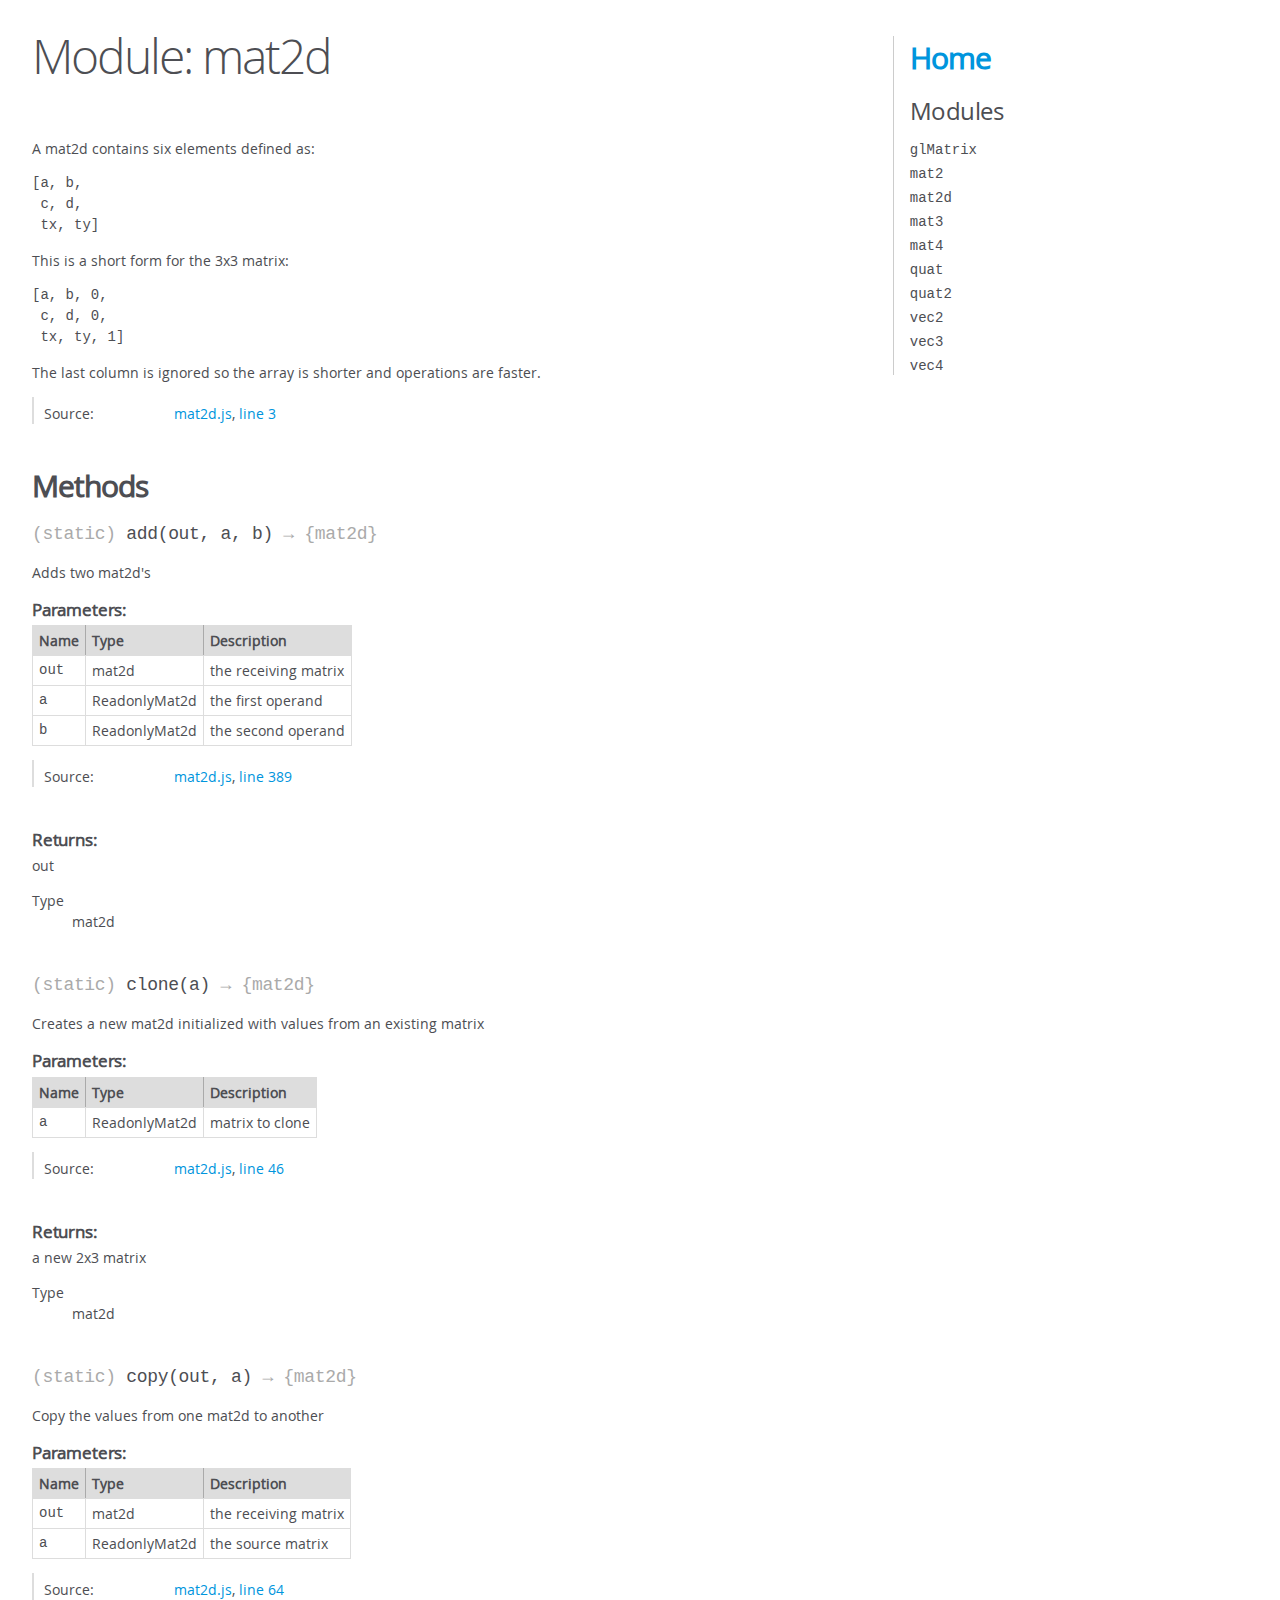
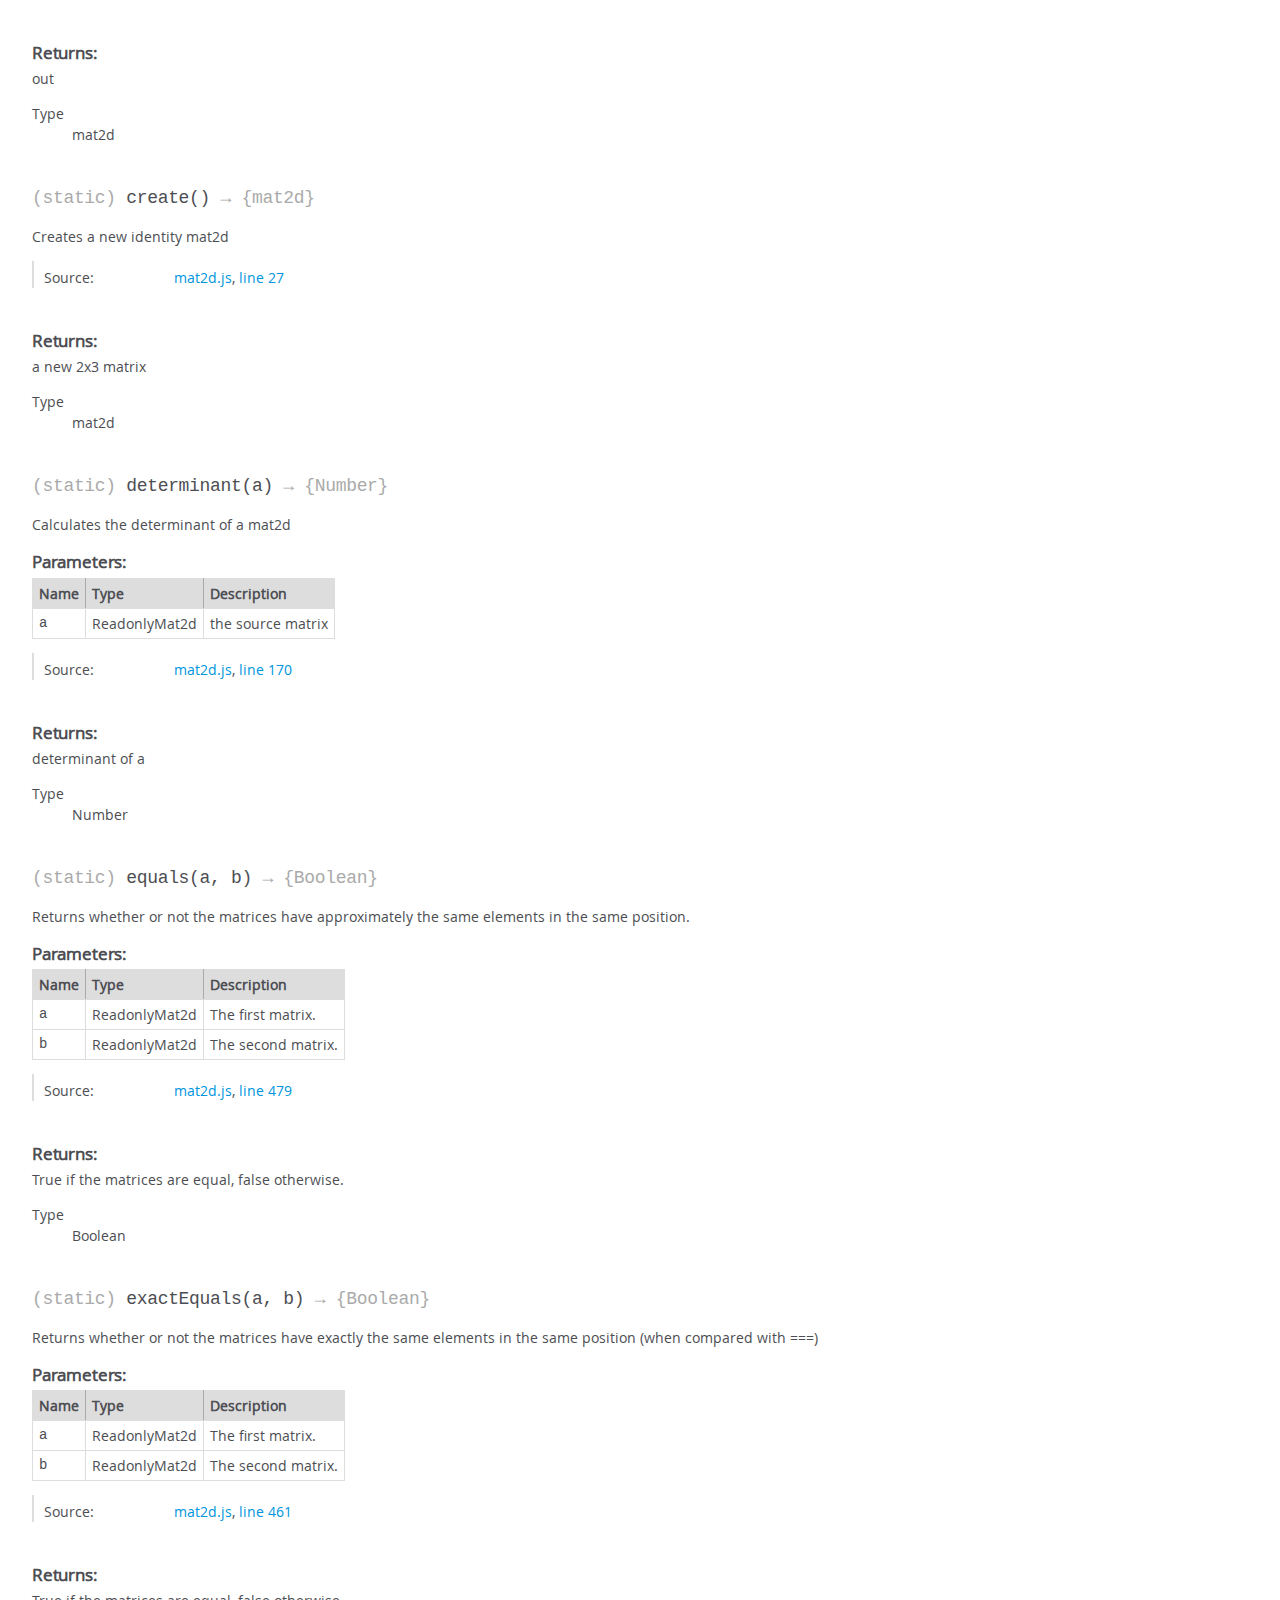
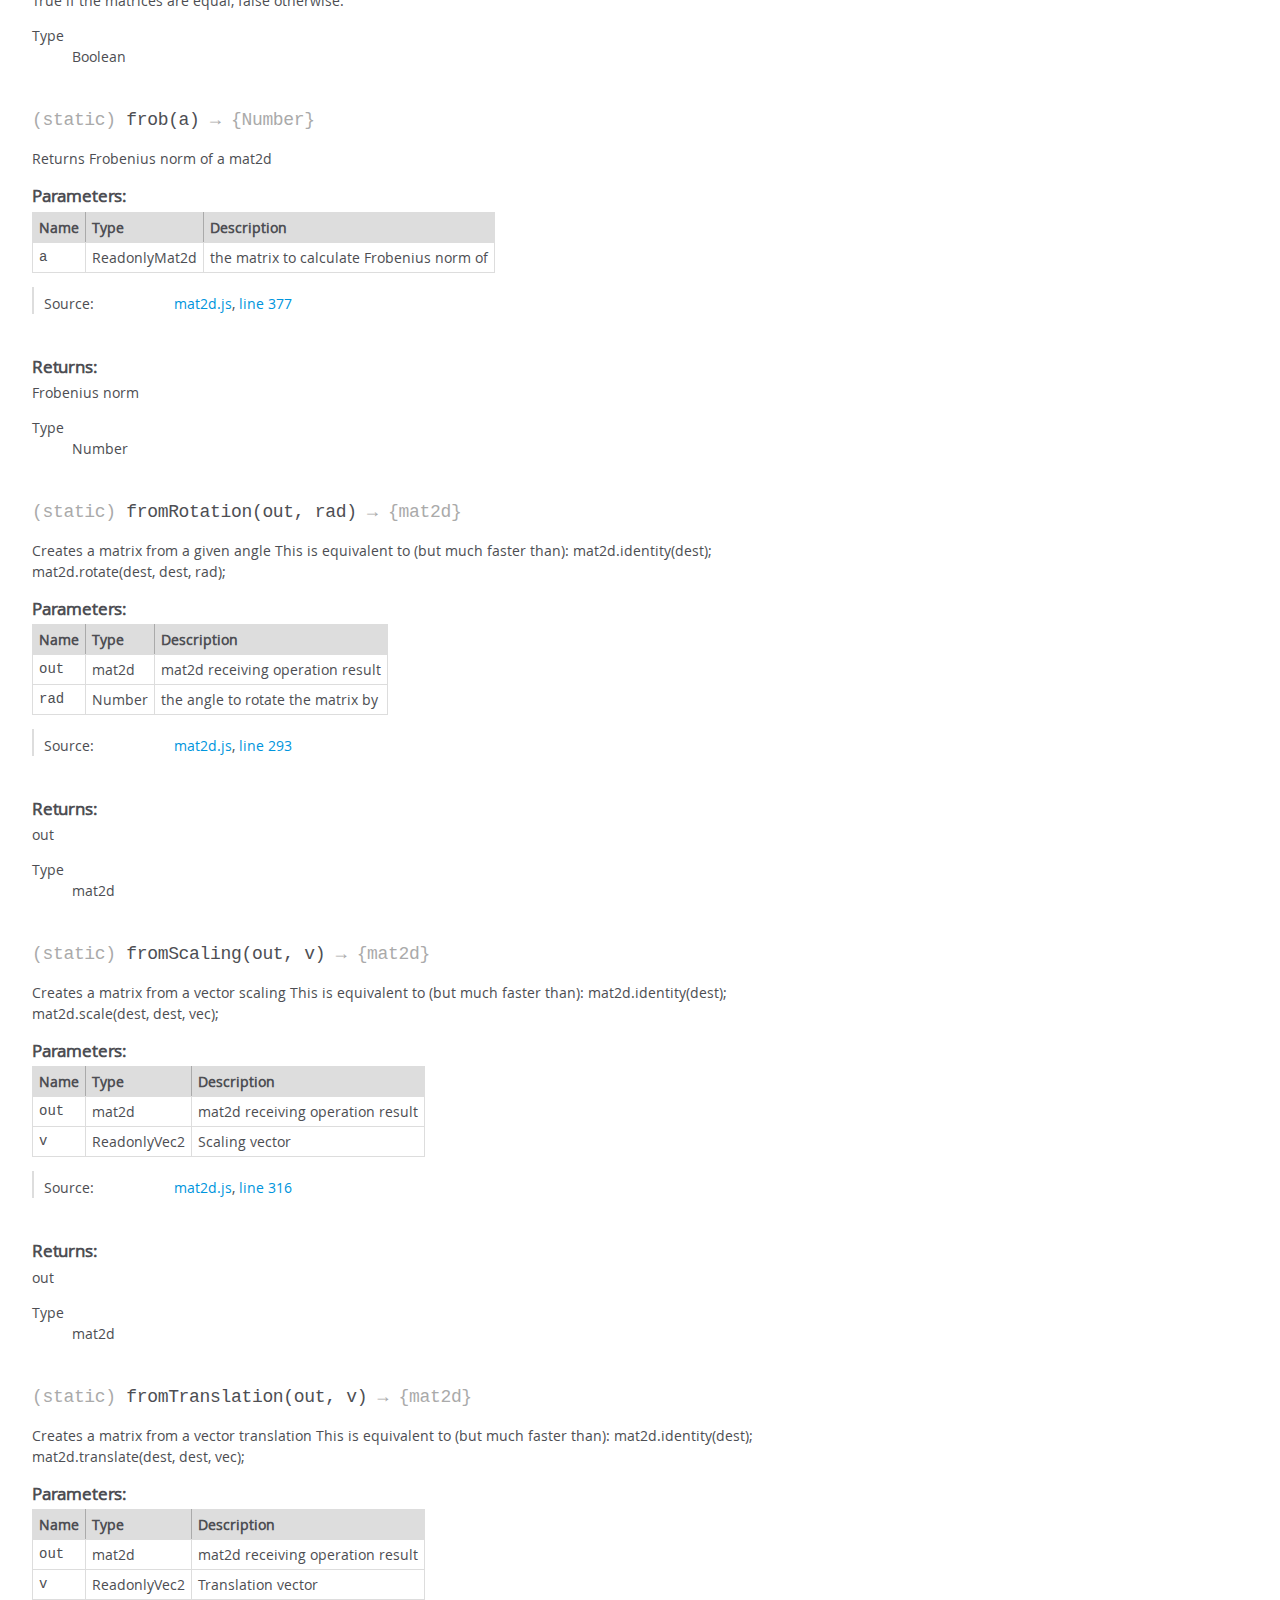
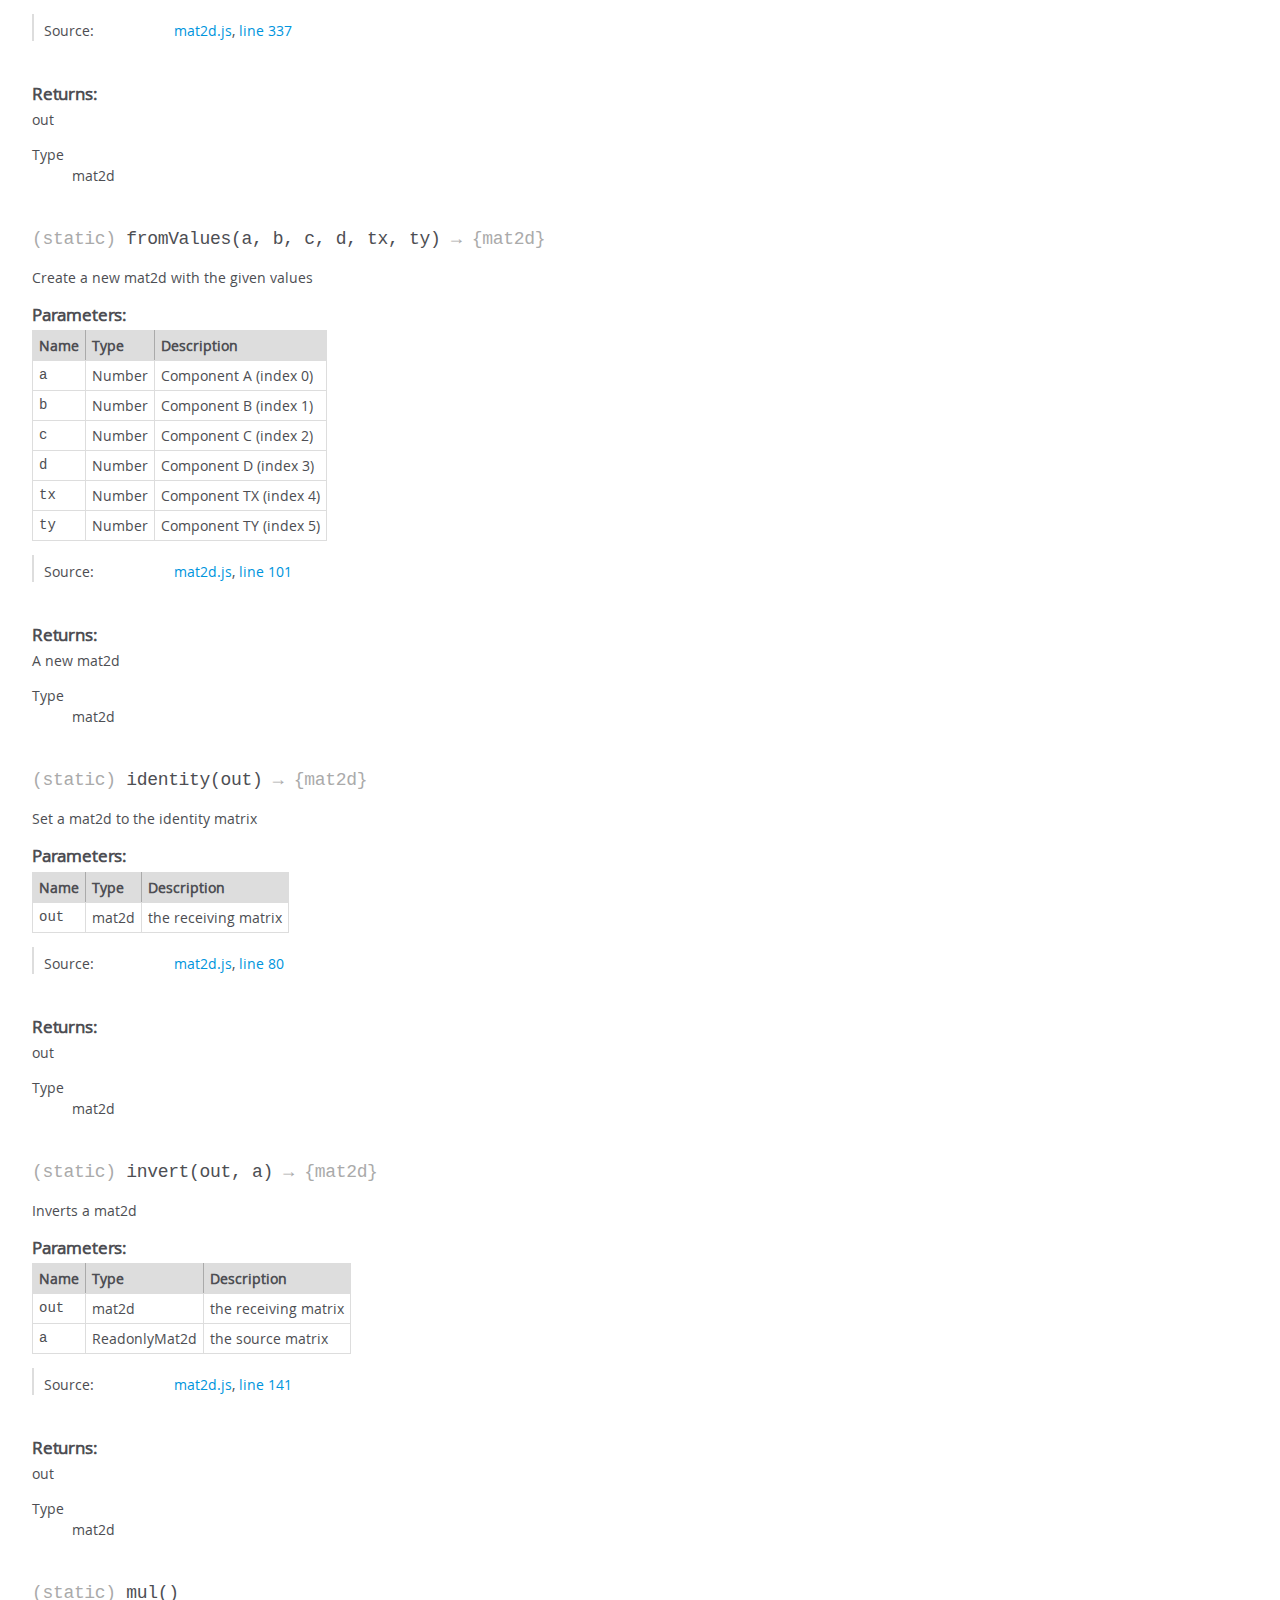
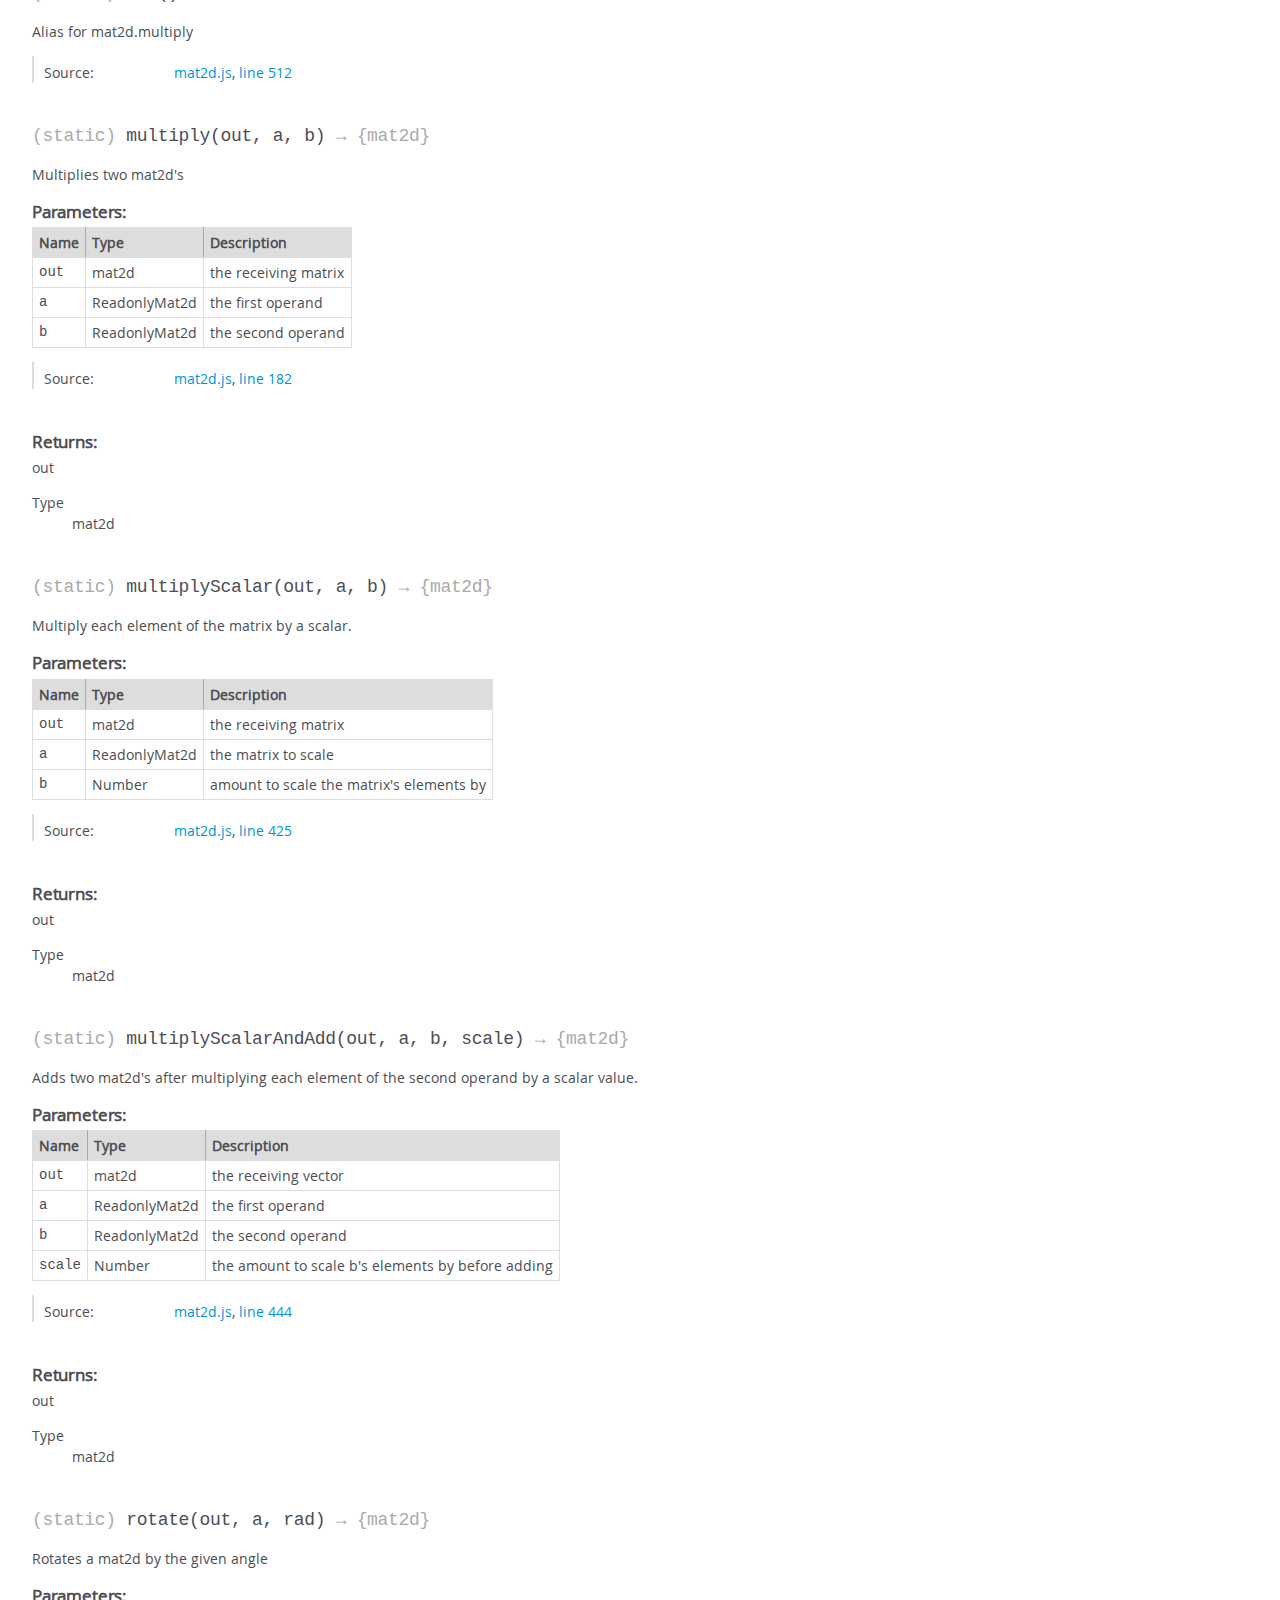
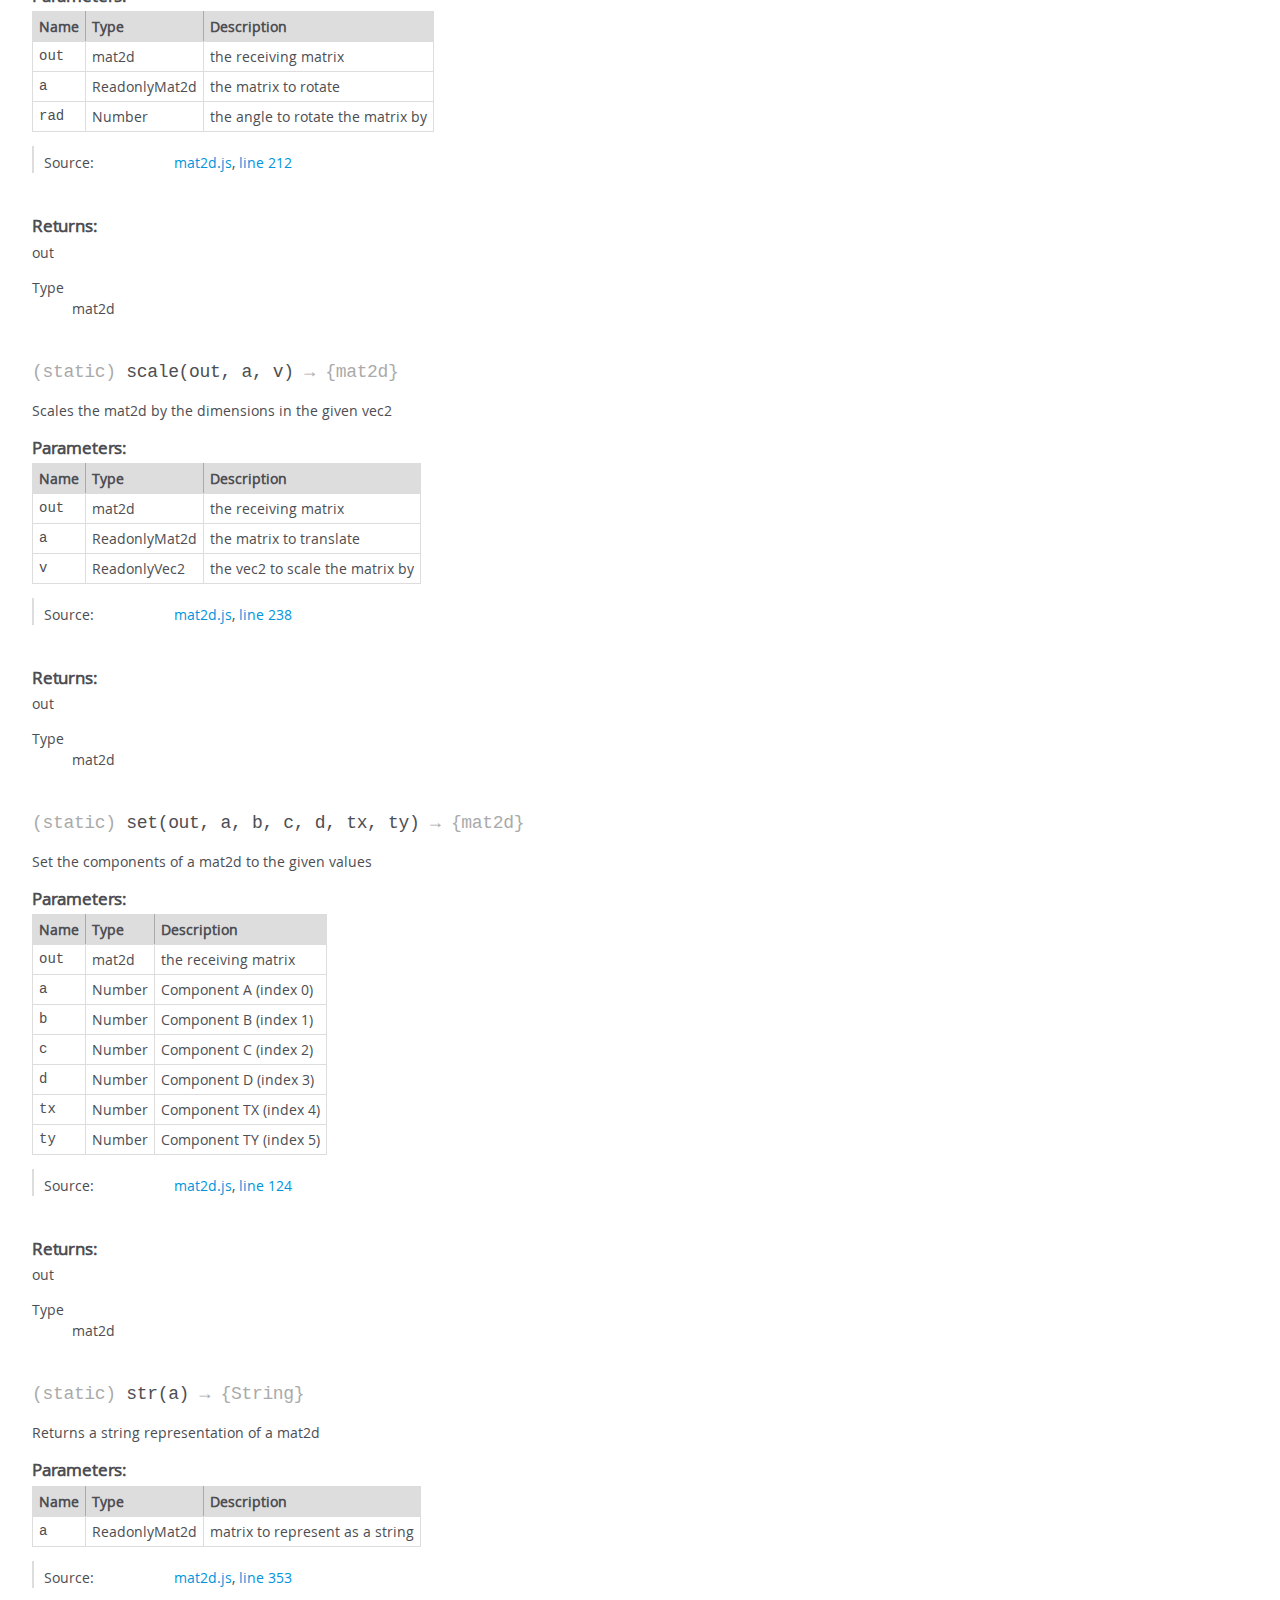
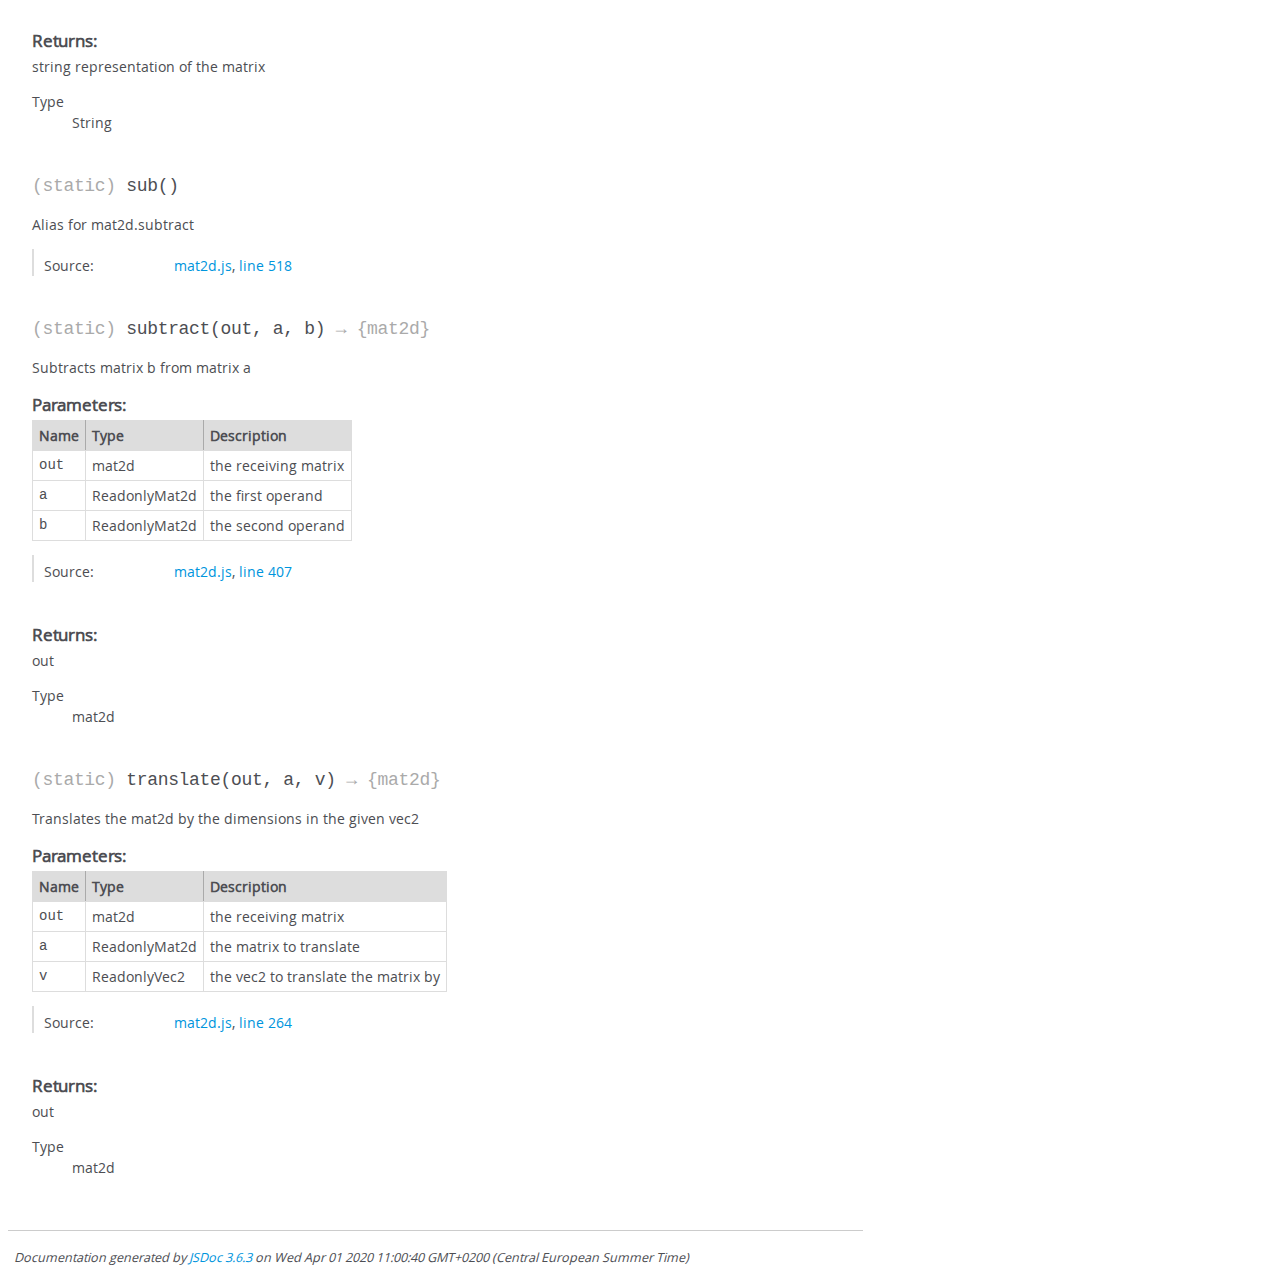
<file: assignment2-webgl-3d/toji-gl-matrix-v3.3.0-62-g8962b2e/toji-gl-matrix-8962b2e/docs/module-mat2d.html>
<!DOCTYPE html>
<html lang="en">
<head>
    <meta charset="utf-8">
    <title>JSDoc: Module: mat2d</title>

    <script src="scripts/prettify/prettify.js"> </script>
    <script src="scripts/prettify/lang-css.js"> </script>
    <!--[if lt IE 9]>
      <script src="//html5shiv.googlecode.com/svn/trunk/html5.js"></script>
    <![endif]-->
    <link type="text/css" rel="stylesheet" href="styles/prettify-tomorrow.css">
    <link type="text/css" rel="stylesheet" href="styles/jsdoc-default.css">
</head>

<body>

<div id="main">

    <h1 class="page-title">Module: mat2d</h1>

    




<section>

<header>
    
        
            
        
    
</header>

<article>
    <div class="container-overview">
    
        
            <div class="description">A mat2d contains six elements defined as:<pre>[a, b, c, d, tx, ty]</pre>This is a short form for the 3x3 matrix:<pre>[a, b, 0, c, d, 0, tx, ty, 1]</pre>The last column is ignored so the array is shorter and operations are faster.</div>
        

        
            















<dl class="details">

    

    

    

    

    

    

    

    

    

    

    

    

    
    <dt class="tag-source">Source:</dt>
    <dd class="tag-source"><ul class="dummy"><li>
        <a href="mat2d.js.html">mat2d.js</a>, <a href="mat2d.js.html#line3">line 3</a>
    </li></ul></dd>
    

    

    

    
</dl>




















        
    
    </div>

    

    

    

    

    

    

    

    
        <h3 class="subsection-title">Methods</h3>

        
            

    

    
    <h4 class="name" id=".add"><span class="type-signature">(static) </span>add<span class="signature">(out, a, b)</span><span class="type-signature"> &rarr; {mat2d}</span></h4>
    

    



<div class="description">
    Adds two mat2d's
</div>









    <h5>Parameters:</h5>
    

<table class="params">
    <thead>
    <tr>
        
        <th>Name</th>
        

        <th>Type</th>

        

        

        <th class="last">Description</th>
    </tr>
    </thead>

    <tbody>
    

        <tr>
            
                <td class="name"><code>out</code></td>
            

            <td class="type">
            
                
<span class="param-type">mat2d</span>


            
            </td>

            

            

            <td class="description last">the receiving matrix</td>
        </tr>

    

        <tr>
            
                <td class="name"><code>a</code></td>
            

            <td class="type">
            
                
<span class="param-type">ReadonlyMat2d</span>


            
            </td>

            

            

            <td class="description last">the first operand</td>
        </tr>

    

        <tr>
            
                <td class="name"><code>b</code></td>
            

            <td class="type">
            
                
<span class="param-type">ReadonlyMat2d</span>


            
            </td>

            

            

            <td class="description last">the second operand</td>
        </tr>

    
    </tbody>
</table>






<dl class="details">

    

    

    

    

    

    

    

    

    

    

    

    

    
    <dt class="tag-source">Source:</dt>
    <dd class="tag-source"><ul class="dummy"><li>
        <a href="mat2d.js.html">mat2d.js</a>, <a href="mat2d.js.html#line389">line 389</a>
    </li></ul></dd>
    

    

    

    
</dl>















<h5>Returns:</h5>

        
<div class="param-desc">
    out
</div>



<dl>
    <dt>
        Type
    </dt>
    <dd>
        
<span class="param-type">mat2d</span>


    </dd>
</dl>

    





        
            

    

    
    <h4 class="name" id=".clone"><span class="type-signature">(static) </span>clone<span class="signature">(a)</span><span class="type-signature"> &rarr; {mat2d}</span></h4>
    

    



<div class="description">
    Creates a new mat2d initialized with values from an existing matrix
</div>









    <h5>Parameters:</h5>
    

<table class="params">
    <thead>
    <tr>
        
        <th>Name</th>
        

        <th>Type</th>

        

        

        <th class="last">Description</th>
    </tr>
    </thead>

    <tbody>
    

        <tr>
            
                <td class="name"><code>a</code></td>
            

            <td class="type">
            
                
<span class="param-type">ReadonlyMat2d</span>


            
            </td>

            

            

            <td class="description last">matrix to clone</td>
        </tr>

    
    </tbody>
</table>






<dl class="details">

    

    

    

    

    

    

    

    

    

    

    

    

    
    <dt class="tag-source">Source:</dt>
    <dd class="tag-source"><ul class="dummy"><li>
        <a href="mat2d.js.html">mat2d.js</a>, <a href="mat2d.js.html#line46">line 46</a>
    </li></ul></dd>
    

    

    

    
</dl>















<h5>Returns:</h5>

        
<div class="param-desc">
    a new 2x3 matrix
</div>



<dl>
    <dt>
        Type
    </dt>
    <dd>
        
<span class="param-type">mat2d</span>


    </dd>
</dl>

    





        
            

    

    
    <h4 class="name" id=".copy"><span class="type-signature">(static) </span>copy<span class="signature">(out, a)</span><span class="type-signature"> &rarr; {mat2d}</span></h4>
    

    



<div class="description">
    Copy the values from one mat2d to another
</div>









    <h5>Parameters:</h5>
    

<table class="params">
    <thead>
    <tr>
        
        <th>Name</th>
        

        <th>Type</th>

        

        

        <th class="last">Description</th>
    </tr>
    </thead>

    <tbody>
    

        <tr>
            
                <td class="name"><code>out</code></td>
            

            <td class="type">
            
                
<span class="param-type">mat2d</span>


            
            </td>

            

            

            <td class="description last">the receiving matrix</td>
        </tr>

    

        <tr>
            
                <td class="name"><code>a</code></td>
            

            <td class="type">
            
                
<span class="param-type">ReadonlyMat2d</span>


            
            </td>

            

            

            <td class="description last">the source matrix</td>
        </tr>

    
    </tbody>
</table>






<dl class="details">

    

    

    

    

    

    

    

    

    

    

    

    

    
    <dt class="tag-source">Source:</dt>
    <dd class="tag-source"><ul class="dummy"><li>
        <a href="mat2d.js.html">mat2d.js</a>, <a href="mat2d.js.html#line64">line 64</a>
    </li></ul></dd>
    

    

    

    
</dl>















<h5>Returns:</h5>

        
<div class="param-desc">
    out
</div>



<dl>
    <dt>
        Type
    </dt>
    <dd>
        
<span class="param-type">mat2d</span>


    </dd>
</dl>

    





        
            

    

    
    <h4 class="name" id=".create"><span class="type-signature">(static) </span>create<span class="signature">()</span><span class="type-signature"> &rarr; {mat2d}</span></h4>
    

    



<div class="description">
    Creates a new identity mat2d
</div>













<dl class="details">

    

    

    

    

    

    

    

    

    

    

    

    

    
    <dt class="tag-source">Source:</dt>
    <dd class="tag-source"><ul class="dummy"><li>
        <a href="mat2d.js.html">mat2d.js</a>, <a href="mat2d.js.html#line27">line 27</a>
    </li></ul></dd>
    

    

    

    
</dl>















<h5>Returns:</h5>

        
<div class="param-desc">
    a new 2x3 matrix
</div>



<dl>
    <dt>
        Type
    </dt>
    <dd>
        
<span class="param-type">mat2d</span>


    </dd>
</dl>

    





        
            

    

    
    <h4 class="name" id=".determinant"><span class="type-signature">(static) </span>determinant<span class="signature">(a)</span><span class="type-signature"> &rarr; {Number}</span></h4>
    

    



<div class="description">
    Calculates the determinant of a mat2d
</div>









    <h5>Parameters:</h5>
    

<table class="params">
    <thead>
    <tr>
        
        <th>Name</th>
        

        <th>Type</th>

        

        

        <th class="last">Description</th>
    </tr>
    </thead>

    <tbody>
    

        <tr>
            
                <td class="name"><code>a</code></td>
            

            <td class="type">
            
                
<span class="param-type">ReadonlyMat2d</span>


            
            </td>

            

            

            <td class="description last">the source matrix</td>
        </tr>

    
    </tbody>
</table>






<dl class="details">

    

    

    

    

    

    

    

    

    

    

    

    

    
    <dt class="tag-source">Source:</dt>
    <dd class="tag-source"><ul class="dummy"><li>
        <a href="mat2d.js.html">mat2d.js</a>, <a href="mat2d.js.html#line170">line 170</a>
    </li></ul></dd>
    

    

    

    
</dl>















<h5>Returns:</h5>

        
<div class="param-desc">
    determinant of a
</div>



<dl>
    <dt>
        Type
    </dt>
    <dd>
        
<span class="param-type">Number</span>


    </dd>
</dl>

    





        
            

    

    
    <h4 class="name" id=".equals"><span class="type-signature">(static) </span>equals<span class="signature">(a, b)</span><span class="type-signature"> &rarr; {Boolean}</span></h4>
    

    



<div class="description">
    Returns whether or not the matrices have approximately the same elements in the same position.
</div>









    <h5>Parameters:</h5>
    

<table class="params">
    <thead>
    <tr>
        
        <th>Name</th>
        

        <th>Type</th>

        

        

        <th class="last">Description</th>
    </tr>
    </thead>

    <tbody>
    

        <tr>
            
                <td class="name"><code>a</code></td>
            

            <td class="type">
            
                
<span class="param-type">ReadonlyMat2d</span>


            
            </td>

            

            

            <td class="description last">The first matrix.</td>
        </tr>

    

        <tr>
            
                <td class="name"><code>b</code></td>
            

            <td class="type">
            
                
<span class="param-type">ReadonlyMat2d</span>


            
            </td>

            

            

            <td class="description last">The second matrix.</td>
        </tr>

    
    </tbody>
</table>






<dl class="details">

    

    

    

    

    

    

    

    

    

    

    

    

    
    <dt class="tag-source">Source:</dt>
    <dd class="tag-source"><ul class="dummy"><li>
        <a href="mat2d.js.html">mat2d.js</a>, <a href="mat2d.js.html#line479">line 479</a>
    </li></ul></dd>
    

    

    

    
</dl>















<h5>Returns:</h5>

        
<div class="param-desc">
    True if the matrices are equal, false otherwise.
</div>



<dl>
    <dt>
        Type
    </dt>
    <dd>
        
<span class="param-type">Boolean</span>


    </dd>
</dl>

    





        
            

    

    
    <h4 class="name" id=".exactEquals"><span class="type-signature">(static) </span>exactEquals<span class="signature">(a, b)</span><span class="type-signature"> &rarr; {Boolean}</span></h4>
    

    



<div class="description">
    Returns whether or not the matrices have exactly the same elements in the same position (when compared with ===)
</div>









    <h5>Parameters:</h5>
    

<table class="params">
    <thead>
    <tr>
        
        <th>Name</th>
        

        <th>Type</th>

        

        

        <th class="last">Description</th>
    </tr>
    </thead>

    <tbody>
    

        <tr>
            
                <td class="name"><code>a</code></td>
            

            <td class="type">
            
                
<span class="param-type">ReadonlyMat2d</span>


            
            </td>

            

            

            <td class="description last">The first matrix.</td>
        </tr>

    

        <tr>
            
                <td class="name"><code>b</code></td>
            

            <td class="type">
            
                
<span class="param-type">ReadonlyMat2d</span>


            
            </td>

            

            

            <td class="description last">The second matrix.</td>
        </tr>

    
    </tbody>
</table>






<dl class="details">

    

    

    

    

    

    

    

    

    

    

    

    

    
    <dt class="tag-source">Source:</dt>
    <dd class="tag-source"><ul class="dummy"><li>
        <a href="mat2d.js.html">mat2d.js</a>, <a href="mat2d.js.html#line461">line 461</a>
    </li></ul></dd>
    

    

    

    
</dl>















<h5>Returns:</h5>

        
<div class="param-desc">
    True if the matrices are equal, false otherwise.
</div>



<dl>
    <dt>
        Type
    </dt>
    <dd>
        
<span class="param-type">Boolean</span>


    </dd>
</dl>

    





        
            

    

    
    <h4 class="name" id=".frob"><span class="type-signature">(static) </span>frob<span class="signature">(a)</span><span class="type-signature"> &rarr; {Number}</span></h4>
    

    



<div class="description">
    Returns Frobenius norm of a mat2d
</div>









    <h5>Parameters:</h5>
    

<table class="params">
    <thead>
    <tr>
        
        <th>Name</th>
        

        <th>Type</th>

        

        

        <th class="last">Description</th>
    </tr>
    </thead>

    <tbody>
    

        <tr>
            
                <td class="name"><code>a</code></td>
            

            <td class="type">
            
                
<span class="param-type">ReadonlyMat2d</span>


            
            </td>

            

            

            <td class="description last">the matrix to calculate Frobenius norm of</td>
        </tr>

    
    </tbody>
</table>






<dl class="details">

    

    

    

    

    

    

    

    

    

    

    

    

    
    <dt class="tag-source">Source:</dt>
    <dd class="tag-source"><ul class="dummy"><li>
        <a href="mat2d.js.html">mat2d.js</a>, <a href="mat2d.js.html#line377">line 377</a>
    </li></ul></dd>
    

    

    

    
</dl>















<h5>Returns:</h5>

        
<div class="param-desc">
    Frobenius norm
</div>



<dl>
    <dt>
        Type
    </dt>
    <dd>
        
<span class="param-type">Number</span>


    </dd>
</dl>

    





        
            

    

    
    <h4 class="name" id=".fromRotation"><span class="type-signature">(static) </span>fromRotation<span class="signature">(out, rad)</span><span class="type-signature"> &rarr; {mat2d}</span></h4>
    

    



<div class="description">
    Creates a matrix from a given angleThis is equivalent to (but much faster than):    mat2d.identity(dest);    mat2d.rotate(dest, dest, rad);
</div>









    <h5>Parameters:</h5>
    

<table class="params">
    <thead>
    <tr>
        
        <th>Name</th>
        

        <th>Type</th>

        

        

        <th class="last">Description</th>
    </tr>
    </thead>

    <tbody>
    

        <tr>
            
                <td class="name"><code>out</code></td>
            

            <td class="type">
            
                
<span class="param-type">mat2d</span>


            
            </td>

            

            

            <td class="description last">mat2d receiving operation result</td>
        </tr>

    

        <tr>
            
                <td class="name"><code>rad</code></td>
            

            <td class="type">
            
                
<span class="param-type">Number</span>


            
            </td>

            

            

            <td class="description last">the angle to rotate the matrix by</td>
        </tr>

    
    </tbody>
</table>






<dl class="details">

    

    

    

    

    

    

    

    

    

    

    

    

    
    <dt class="tag-source">Source:</dt>
    <dd class="tag-source"><ul class="dummy"><li>
        <a href="mat2d.js.html">mat2d.js</a>, <a href="mat2d.js.html#line293">line 293</a>
    </li></ul></dd>
    

    

    

    
</dl>















<h5>Returns:</h5>

        
<div class="param-desc">
    out
</div>



<dl>
    <dt>
        Type
    </dt>
    <dd>
        
<span class="param-type">mat2d</span>


    </dd>
</dl>

    





        
            

    

    
    <h4 class="name" id=".fromScaling"><span class="type-signature">(static) </span>fromScaling<span class="signature">(out, v)</span><span class="type-signature"> &rarr; {mat2d}</span></h4>
    

    



<div class="description">
    Creates a matrix from a vector scalingThis is equivalent to (but much faster than):    mat2d.identity(dest);    mat2d.scale(dest, dest, vec);
</div>









    <h5>Parameters:</h5>
    

<table class="params">
    <thead>
    <tr>
        
        <th>Name</th>
        

        <th>Type</th>

        

        

        <th class="last">Description</th>
    </tr>
    </thead>

    <tbody>
    

        <tr>
            
                <td class="name"><code>out</code></td>
            

            <td class="type">
            
                
<span class="param-type">mat2d</span>


            
            </td>

            

            

            <td class="description last">mat2d receiving operation result</td>
        </tr>

    

        <tr>
            
                <td class="name"><code>v</code></td>
            

            <td class="type">
            
                
<span class="param-type">ReadonlyVec2</span>


            
            </td>

            

            

            <td class="description last">Scaling vector</td>
        </tr>

    
    </tbody>
</table>






<dl class="details">

    

    

    

    

    

    

    

    

    

    

    

    

    
    <dt class="tag-source">Source:</dt>
    <dd class="tag-source"><ul class="dummy"><li>
        <a href="mat2d.js.html">mat2d.js</a>, <a href="mat2d.js.html#line316">line 316</a>
    </li></ul></dd>
    

    

    

    
</dl>















<h5>Returns:</h5>

        
<div class="param-desc">
    out
</div>



<dl>
    <dt>
        Type
    </dt>
    <dd>
        
<span class="param-type">mat2d</span>


    </dd>
</dl>

    





        
            

    

    
    <h4 class="name" id=".fromTranslation"><span class="type-signature">(static) </span>fromTranslation<span class="signature">(out, v)</span><span class="type-signature"> &rarr; {mat2d}</span></h4>
    

    



<div class="description">
    Creates a matrix from a vector translationThis is equivalent to (but much faster than):    mat2d.identity(dest);    mat2d.translate(dest, dest, vec);
</div>









    <h5>Parameters:</h5>
    

<table class="params">
    <thead>
    <tr>
        
        <th>Name</th>
        

        <th>Type</th>

        

        

        <th class="last">Description</th>
    </tr>
    </thead>

    <tbody>
    

        <tr>
            
                <td class="name"><code>out</code></td>
            

            <td class="type">
            
                
<span class="param-type">mat2d</span>


            
            </td>

            

            

            <td class="description last">mat2d receiving operation result</td>
        </tr>

    

        <tr>
            
                <td class="name"><code>v</code></td>
            

            <td class="type">
            
                
<span class="param-type">ReadonlyVec2</span>


            
            </td>

            

            

            <td class="description last">Translation vector</td>
        </tr>

    
    </tbody>
</table>






<dl class="details">

    

    

    

    

    

    

    

    

    

    

    

    

    
    <dt class="tag-source">Source:</dt>
    <dd class="tag-source"><ul class="dummy"><li>
        <a href="mat2d.js.html">mat2d.js</a>, <a href="mat2d.js.html#line337">line 337</a>
    </li></ul></dd>
    

    

    

    
</dl>















<h5>Returns:</h5>

        
<div class="param-desc">
    out
</div>



<dl>
    <dt>
        Type
    </dt>
    <dd>
        
<span class="param-type">mat2d</span>


    </dd>
</dl>

    





        
            

    

    
    <h4 class="name" id=".fromValues"><span class="type-signature">(static) </span>fromValues<span class="signature">(a, b, c, d, tx, ty)</span><span class="type-signature"> &rarr; {mat2d}</span></h4>
    

    



<div class="description">
    Create a new mat2d with the given values
</div>









    <h5>Parameters:</h5>
    

<table class="params">
    <thead>
    <tr>
        
        <th>Name</th>
        

        <th>Type</th>

        

        

        <th class="last">Description</th>
    </tr>
    </thead>

    <tbody>
    

        <tr>
            
                <td class="name"><code>a</code></td>
            

            <td class="type">
            
                
<span class="param-type">Number</span>


            
            </td>

            

            

            <td class="description last">Component A (index 0)</td>
        </tr>

    

        <tr>
            
                <td class="name"><code>b</code></td>
            

            <td class="type">
            
                
<span class="param-type">Number</span>


            
            </td>

            

            

            <td class="description last">Component B (index 1)</td>
        </tr>

    

        <tr>
            
                <td class="name"><code>c</code></td>
            

            <td class="type">
            
                
<span class="param-type">Number</span>


            
            </td>

            

            

            <td class="description last">Component C (index 2)</td>
        </tr>

    

        <tr>
            
                <td class="name"><code>d</code></td>
            

            <td class="type">
            
                
<span class="param-type">Number</span>


            
            </td>

            

            

            <td class="description last">Component D (index 3)</td>
        </tr>

    

        <tr>
            
                <td class="name"><code>tx</code></td>
            

            <td class="type">
            
                
<span class="param-type">Number</span>


            
            </td>

            

            

            <td class="description last">Component TX (index 4)</td>
        </tr>

    

        <tr>
            
                <td class="name"><code>ty</code></td>
            

            <td class="type">
            
                
<span class="param-type">Number</span>


            
            </td>

            

            

            <td class="description last">Component TY (index 5)</td>
        </tr>

    
    </tbody>
</table>






<dl class="details">

    

    

    

    

    

    

    

    

    

    

    

    

    
    <dt class="tag-source">Source:</dt>
    <dd class="tag-source"><ul class="dummy"><li>
        <a href="mat2d.js.html">mat2d.js</a>, <a href="mat2d.js.html#line101">line 101</a>
    </li></ul></dd>
    

    

    

    
</dl>















<h5>Returns:</h5>

        
<div class="param-desc">
    A new mat2d
</div>



<dl>
    <dt>
        Type
    </dt>
    <dd>
        
<span class="param-type">mat2d</span>


    </dd>
</dl>

    





        
            

    

    
    <h4 class="name" id=".identity"><span class="type-signature">(static) </span>identity<span class="signature">(out)</span><span class="type-signature"> &rarr; {mat2d}</span></h4>
    

    



<div class="description">
    Set a mat2d to the identity matrix
</div>









    <h5>Parameters:</h5>
    

<table class="params">
    <thead>
    <tr>
        
        <th>Name</th>
        

        <th>Type</th>

        

        

        <th class="last">Description</th>
    </tr>
    </thead>

    <tbody>
    

        <tr>
            
                <td class="name"><code>out</code></td>
            

            <td class="type">
            
                
<span class="param-type">mat2d</span>


            
            </td>

            

            

            <td class="description last">the receiving matrix</td>
        </tr>

    
    </tbody>
</table>






<dl class="details">

    

    

    

    

    

    

    

    

    

    

    

    

    
    <dt class="tag-source">Source:</dt>
    <dd class="tag-source"><ul class="dummy"><li>
        <a href="mat2d.js.html">mat2d.js</a>, <a href="mat2d.js.html#line80">line 80</a>
    </li></ul></dd>
    

    

    

    
</dl>















<h5>Returns:</h5>

        
<div class="param-desc">
    out
</div>



<dl>
    <dt>
        Type
    </dt>
    <dd>
        
<span class="param-type">mat2d</span>


    </dd>
</dl>

    





        
            

    

    
    <h4 class="name" id=".invert"><span class="type-signature">(static) </span>invert<span class="signature">(out, a)</span><span class="type-signature"> &rarr; {mat2d}</span></h4>
    

    



<div class="description">
    Inverts a mat2d
</div>









    <h5>Parameters:</h5>
    

<table class="params">
    <thead>
    <tr>
        
        <th>Name</th>
        

        <th>Type</th>

        

        

        <th class="last">Description</th>
    </tr>
    </thead>

    <tbody>
    

        <tr>
            
                <td class="name"><code>out</code></td>
            

            <td class="type">
            
                
<span class="param-type">mat2d</span>


            
            </td>

            

            

            <td class="description last">the receiving matrix</td>
        </tr>

    

        <tr>
            
                <td class="name"><code>a</code></td>
            

            <td class="type">
            
                
<span class="param-type">ReadonlyMat2d</span>


            
            </td>

            

            

            <td class="description last">the source matrix</td>
        </tr>

    
    </tbody>
</table>






<dl class="details">

    

    

    

    

    

    

    

    

    

    

    

    

    
    <dt class="tag-source">Source:</dt>
    <dd class="tag-source"><ul class="dummy"><li>
        <a href="mat2d.js.html">mat2d.js</a>, <a href="mat2d.js.html#line141">line 141</a>
    </li></ul></dd>
    

    

    

    
</dl>















<h5>Returns:</h5>

        
<div class="param-desc">
    out
</div>



<dl>
    <dt>
        Type
    </dt>
    <dd>
        
<span class="param-type">mat2d</span>


    </dd>
</dl>

    





        
            

    

    
    <h4 class="name" id=".mul"><span class="type-signature">(static) </span>mul<span class="signature">()</span><span class="type-signature"></span></h4>
    

    



<div class="description">
    Alias for mat2d.multiply
</div>













<dl class="details">

    

    

    

    

    

    

    

    

    

    

    

    

    
    <dt class="tag-source">Source:</dt>
    <dd class="tag-source"><ul class="dummy"><li>
        <a href="mat2d.js.html">mat2d.js</a>, <a href="mat2d.js.html#line512">line 512</a>
    </li></ul></dd>
    

    

    

    
</dl>




















        
            

    

    
    <h4 class="name" id=".multiply"><span class="type-signature">(static) </span>multiply<span class="signature">(out, a, b)</span><span class="type-signature"> &rarr; {mat2d}</span></h4>
    

    



<div class="description">
    Multiplies two mat2d's
</div>









    <h5>Parameters:</h5>
    

<table class="params">
    <thead>
    <tr>
        
        <th>Name</th>
        

        <th>Type</th>

        

        

        <th class="last">Description</th>
    </tr>
    </thead>

    <tbody>
    

        <tr>
            
                <td class="name"><code>out</code></td>
            

            <td class="type">
            
                
<span class="param-type">mat2d</span>


            
            </td>

            

            

            <td class="description last">the receiving matrix</td>
        </tr>

    

        <tr>
            
                <td class="name"><code>a</code></td>
            

            <td class="type">
            
                
<span class="param-type">ReadonlyMat2d</span>


            
            </td>

            

            

            <td class="description last">the first operand</td>
        </tr>

    

        <tr>
            
                <td class="name"><code>b</code></td>
            

            <td class="type">
            
                
<span class="param-type">ReadonlyMat2d</span>


            
            </td>

            

            

            <td class="description last">the second operand</td>
        </tr>

    
    </tbody>
</table>






<dl class="details">

    

    

    

    

    

    

    

    

    

    

    

    

    
    <dt class="tag-source">Source:</dt>
    <dd class="tag-source"><ul class="dummy"><li>
        <a href="mat2d.js.html">mat2d.js</a>, <a href="mat2d.js.html#line182">line 182</a>
    </li></ul></dd>
    

    

    

    
</dl>















<h5>Returns:</h5>

        
<div class="param-desc">
    out
</div>



<dl>
    <dt>
        Type
    </dt>
    <dd>
        
<span class="param-type">mat2d</span>


    </dd>
</dl>

    





        
            

    

    
    <h4 class="name" id=".multiplyScalar"><span class="type-signature">(static) </span>multiplyScalar<span class="signature">(out, a, b)</span><span class="type-signature"> &rarr; {mat2d}</span></h4>
    

    



<div class="description">
    Multiply each element of the matrix by a scalar.
</div>









    <h5>Parameters:</h5>
    

<table class="params">
    <thead>
    <tr>
        
        <th>Name</th>
        

        <th>Type</th>

        

        

        <th class="last">Description</th>
    </tr>
    </thead>

    <tbody>
    

        <tr>
            
                <td class="name"><code>out</code></td>
            

            <td class="type">
            
                
<span class="param-type">mat2d</span>


            
            </td>

            

            

            <td class="description last">the receiving matrix</td>
        </tr>

    

        <tr>
            
                <td class="name"><code>a</code></td>
            

            <td class="type">
            
                
<span class="param-type">ReadonlyMat2d</span>


            
            </td>

            

            

            <td class="description last">the matrix to scale</td>
        </tr>

    

        <tr>
            
                <td class="name"><code>b</code></td>
            

            <td class="type">
            
                
<span class="param-type">Number</span>


            
            </td>

            

            

            <td class="description last">amount to scale the matrix's elements by</td>
        </tr>

    
    </tbody>
</table>






<dl class="details">

    

    

    

    

    

    

    

    

    

    

    

    

    
    <dt class="tag-source">Source:</dt>
    <dd class="tag-source"><ul class="dummy"><li>
        <a href="mat2d.js.html">mat2d.js</a>, <a href="mat2d.js.html#line425">line 425</a>
    </li></ul></dd>
    

    

    

    
</dl>















<h5>Returns:</h5>

        
<div class="param-desc">
    out
</div>



<dl>
    <dt>
        Type
    </dt>
    <dd>
        
<span class="param-type">mat2d</span>


    </dd>
</dl>

    





        
            

    

    
    <h4 class="name" id=".multiplyScalarAndAdd"><span class="type-signature">(static) </span>multiplyScalarAndAdd<span class="signature">(out, a, b, scale)</span><span class="type-signature"> &rarr; {mat2d}</span></h4>
    

    



<div class="description">
    Adds two mat2d's after multiplying each element of the second operand by a scalar value.
</div>









    <h5>Parameters:</h5>
    

<table class="params">
    <thead>
    <tr>
        
        <th>Name</th>
        

        <th>Type</th>

        

        

        <th class="last">Description</th>
    </tr>
    </thead>

    <tbody>
    

        <tr>
            
                <td class="name"><code>out</code></td>
            

            <td class="type">
            
                
<span class="param-type">mat2d</span>


            
            </td>

            

            

            <td class="description last">the receiving vector</td>
        </tr>

    

        <tr>
            
                <td class="name"><code>a</code></td>
            

            <td class="type">
            
                
<span class="param-type">ReadonlyMat2d</span>


            
            </td>

            

            

            <td class="description last">the first operand</td>
        </tr>

    

        <tr>
            
                <td class="name"><code>b</code></td>
            

            <td class="type">
            
                
<span class="param-type">ReadonlyMat2d</span>


            
            </td>

            

            

            <td class="description last">the second operand</td>
        </tr>

    

        <tr>
            
                <td class="name"><code>scale</code></td>
            

            <td class="type">
            
                
<span class="param-type">Number</span>


            
            </td>

            

            

            <td class="description last">the amount to scale b's elements by before adding</td>
        </tr>

    
    </tbody>
</table>






<dl class="details">

    

    

    

    

    

    

    

    

    

    

    

    

    
    <dt class="tag-source">Source:</dt>
    <dd class="tag-source"><ul class="dummy"><li>
        <a href="mat2d.js.html">mat2d.js</a>, <a href="mat2d.js.html#line444">line 444</a>
    </li></ul></dd>
    

    

    

    
</dl>















<h5>Returns:</h5>

        
<div class="param-desc">
    out
</div>



<dl>
    <dt>
        Type
    </dt>
    <dd>
        
<span class="param-type">mat2d</span>


    </dd>
</dl>

    





        
            

    

    
    <h4 class="name" id=".rotate"><span class="type-signature">(static) </span>rotate<span class="signature">(out, a, rad)</span><span class="type-signature"> &rarr; {mat2d}</span></h4>
    

    



<div class="description">
    Rotates a mat2d by the given angle
</div>









    <h5>Parameters:</h5>
    

<table class="params">
    <thead>
    <tr>
        
        <th>Name</th>
        

        <th>Type</th>

        

        

        <th class="last">Description</th>
    </tr>
    </thead>

    <tbody>
    

        <tr>
            
                <td class="name"><code>out</code></td>
            

            <td class="type">
            
                
<span class="param-type">mat2d</span>


            
            </td>

            

            

            <td class="description last">the receiving matrix</td>
        </tr>

    

        <tr>
            
                <td class="name"><code>a</code></td>
            

            <td class="type">
            
                
<span class="param-type">ReadonlyMat2d</span>


            
            </td>

            

            

            <td class="description last">the matrix to rotate</td>
        </tr>

    

        <tr>
            
                <td class="name"><code>rad</code></td>
            

            <td class="type">
            
                
<span class="param-type">Number</span>


            
            </td>

            

            

            <td class="description last">the angle to rotate the matrix by</td>
        </tr>

    
    </tbody>
</table>






<dl class="details">

    

    

    

    

    

    

    

    

    

    

    

    

    
    <dt class="tag-source">Source:</dt>
    <dd class="tag-source"><ul class="dummy"><li>
        <a href="mat2d.js.html">mat2d.js</a>, <a href="mat2d.js.html#line212">line 212</a>
    </li></ul></dd>
    

    

    

    
</dl>















<h5>Returns:</h5>

        
<div class="param-desc">
    out
</div>



<dl>
    <dt>
        Type
    </dt>
    <dd>
        
<span class="param-type">mat2d</span>


    </dd>
</dl>

    





        
            

    

    
    <h4 class="name" id=".scale"><span class="type-signature">(static) </span>scale<span class="signature">(out, a, v)</span><span class="type-signature"> &rarr; {mat2d}</span></h4>
    

    



<div class="description">
    Scales the mat2d by the dimensions in the given vec2
</div>









    <h5>Parameters:</h5>
    

<table class="params">
    <thead>
    <tr>
        
        <th>Name</th>
        

        <th>Type</th>

        

        

        <th class="last">Description</th>
    </tr>
    </thead>

    <tbody>
    

        <tr>
            
                <td class="name"><code>out</code></td>
            

            <td class="type">
            
                
<span class="param-type">mat2d</span>


            
            </td>

            

            

            <td class="description last">the receiving matrix</td>
        </tr>

    

        <tr>
            
                <td class="name"><code>a</code></td>
            

            <td class="type">
            
                
<span class="param-type">ReadonlyMat2d</span>


            
            </td>

            

            

            <td class="description last">the matrix to translate</td>
        </tr>

    

        <tr>
            
                <td class="name"><code>v</code></td>
            

            <td class="type">
            
                
<span class="param-type">ReadonlyVec2</span>


            
            </td>

            

            

            <td class="description last">the vec2 to scale the matrix by</td>
        </tr>

    
    </tbody>
</table>






<dl class="details">

    

    

    

    

    

    

    

    

    

    

    

    

    
    <dt class="tag-source">Source:</dt>
    <dd class="tag-source"><ul class="dummy"><li>
        <a href="mat2d.js.html">mat2d.js</a>, <a href="mat2d.js.html#line238">line 238</a>
    </li></ul></dd>
    

    

    

    
</dl>















<h5>Returns:</h5>

        
<div class="param-desc">
    out
</div>



<dl>
    <dt>
        Type
    </dt>
    <dd>
        
<span class="param-type">mat2d</span>


    </dd>
</dl>

    





        
            

    

    
    <h4 class="name" id=".set"><span class="type-signature">(static) </span>set<span class="signature">(out, a, b, c, d, tx, ty)</span><span class="type-signature"> &rarr; {mat2d}</span></h4>
    

    



<div class="description">
    Set the components of a mat2d to the given values
</div>









    <h5>Parameters:</h5>
    

<table class="params">
    <thead>
    <tr>
        
        <th>Name</th>
        

        <th>Type</th>

        

        

        <th class="last">Description</th>
    </tr>
    </thead>

    <tbody>
    

        <tr>
            
                <td class="name"><code>out</code></td>
            

            <td class="type">
            
                
<span class="param-type">mat2d</span>


            
            </td>

            

            

            <td class="description last">the receiving matrix</td>
        </tr>

    

        <tr>
            
                <td class="name"><code>a</code></td>
            

            <td class="type">
            
                
<span class="param-type">Number</span>


            
            </td>

            

            

            <td class="description last">Component A (index 0)</td>
        </tr>

    

        <tr>
            
                <td class="name"><code>b</code></td>
            

            <td class="type">
            
                
<span class="param-type">Number</span>


            
            </td>

            

            

            <td class="description last">Component B (index 1)</td>
        </tr>

    

        <tr>
            
                <td class="name"><code>c</code></td>
            

            <td class="type">
            
                
<span class="param-type">Number</span>


            
            </td>

            

            

            <td class="description last">Component C (index 2)</td>
        </tr>

    

        <tr>
            
                <td class="name"><code>d</code></td>
            

            <td class="type">
            
                
<span class="param-type">Number</span>


            
            </td>

            

            

            <td class="description last">Component D (index 3)</td>
        </tr>

    

        <tr>
            
                <td class="name"><code>tx</code></td>
            

            <td class="type">
            
                
<span class="param-type">Number</span>


            
            </td>

            

            

            <td class="description last">Component TX (index 4)</td>
        </tr>

    

        <tr>
            
                <td class="name"><code>ty</code></td>
            

            <td class="type">
            
                
<span class="param-type">Number</span>


            
            </td>

            

            

            <td class="description last">Component TY (index 5)</td>
        </tr>

    
    </tbody>
</table>






<dl class="details">

    

    

    

    

    

    

    

    

    

    

    

    

    
    <dt class="tag-source">Source:</dt>
    <dd class="tag-source"><ul class="dummy"><li>
        <a href="mat2d.js.html">mat2d.js</a>, <a href="mat2d.js.html#line124">line 124</a>
    </li></ul></dd>
    

    

    

    
</dl>















<h5>Returns:</h5>

        
<div class="param-desc">
    out
</div>



<dl>
    <dt>
        Type
    </dt>
    <dd>
        
<span class="param-type">mat2d</span>


    </dd>
</dl>

    





        
            

    

    
    <h4 class="name" id=".str"><span class="type-signature">(static) </span>str<span class="signature">(a)</span><span class="type-signature"> &rarr; {String}</span></h4>
    

    



<div class="description">
    Returns a string representation of a mat2d
</div>









    <h5>Parameters:</h5>
    

<table class="params">
    <thead>
    <tr>
        
        <th>Name</th>
        

        <th>Type</th>

        

        

        <th class="last">Description</th>
    </tr>
    </thead>

    <tbody>
    

        <tr>
            
                <td class="name"><code>a</code></td>
            

            <td class="type">
            
                
<span class="param-type">ReadonlyMat2d</span>


            
            </td>

            

            

            <td class="description last">matrix to represent as a string</td>
        </tr>

    
    </tbody>
</table>






<dl class="details">

    

    

    

    

    

    

    

    

    

    

    

    

    
    <dt class="tag-source">Source:</dt>
    <dd class="tag-source"><ul class="dummy"><li>
        <a href="mat2d.js.html">mat2d.js</a>, <a href="mat2d.js.html#line353">line 353</a>
    </li></ul></dd>
    

    

    

    
</dl>















<h5>Returns:</h5>

        
<div class="param-desc">
    string representation of the matrix
</div>



<dl>
    <dt>
        Type
    </dt>
    <dd>
        
<span class="param-type">String</span>


    </dd>
</dl>

    





        
            

    

    
    <h4 class="name" id=".sub"><span class="type-signature">(static) </span>sub<span class="signature">()</span><span class="type-signature"></span></h4>
    

    



<div class="description">
    Alias for mat2d.subtract
</div>













<dl class="details">

    

    

    

    

    

    

    

    

    

    

    

    

    
    <dt class="tag-source">Source:</dt>
    <dd class="tag-source"><ul class="dummy"><li>
        <a href="mat2d.js.html">mat2d.js</a>, <a href="mat2d.js.html#line518">line 518</a>
    </li></ul></dd>
    

    

    

    
</dl>




















        
            

    

    
    <h4 class="name" id=".subtract"><span class="type-signature">(static) </span>subtract<span class="signature">(out, a, b)</span><span class="type-signature"> &rarr; {mat2d}</span></h4>
    

    



<div class="description">
    Subtracts matrix b from matrix a
</div>









    <h5>Parameters:</h5>
    

<table class="params">
    <thead>
    <tr>
        
        <th>Name</th>
        

        <th>Type</th>

        

        

        <th class="last">Description</th>
    </tr>
    </thead>

    <tbody>
    

        <tr>
            
                <td class="name"><code>out</code></td>
            

            <td class="type">
            
                
<span class="param-type">mat2d</span>


            
            </td>

            

            

            <td class="description last">the receiving matrix</td>
        </tr>

    

        <tr>
            
                <td class="name"><code>a</code></td>
            

            <td class="type">
            
                
<span class="param-type">ReadonlyMat2d</span>


            
            </td>

            

            

            <td class="description last">the first operand</td>
        </tr>

    

        <tr>
            
                <td class="name"><code>b</code></td>
            

            <td class="type">
            
                
<span class="param-type">ReadonlyMat2d</span>


            
            </td>

            

            

            <td class="description last">the second operand</td>
        </tr>

    
    </tbody>
</table>






<dl class="details">

    

    

    

    

    

    

    

    

    

    

    

    

    
    <dt class="tag-source">Source:</dt>
    <dd class="tag-source"><ul class="dummy"><li>
        <a href="mat2d.js.html">mat2d.js</a>, <a href="mat2d.js.html#line407">line 407</a>
    </li></ul></dd>
    

    

    

    
</dl>















<h5>Returns:</h5>

        
<div class="param-desc">
    out
</div>



<dl>
    <dt>
        Type
    </dt>
    <dd>
        
<span class="param-type">mat2d</span>


    </dd>
</dl>

    





        
            

    

    
    <h4 class="name" id=".translate"><span class="type-signature">(static) </span>translate<span class="signature">(out, a, v)</span><span class="type-signature"> &rarr; {mat2d}</span></h4>
    

    



<div class="description">
    Translates the mat2d by the dimensions in the given vec2
</div>









    <h5>Parameters:</h5>
    

<table class="params">
    <thead>
    <tr>
        
        <th>Name</th>
        

        <th>Type</th>

        

        

        <th class="last">Description</th>
    </tr>
    </thead>

    <tbody>
    

        <tr>
            
                <td class="name"><code>out</code></td>
            

            <td class="type">
            
                
<span class="param-type">mat2d</span>


            
            </td>

            

            

            <td class="description last">the receiving matrix</td>
        </tr>

    

        <tr>
            
                <td class="name"><code>a</code></td>
            

            <td class="type">
            
                
<span class="param-type">ReadonlyMat2d</span>


            
            </td>

            

            

            <td class="description last">the matrix to translate</td>
        </tr>

    

        <tr>
            
                <td class="name"><code>v</code></td>
            

            <td class="type">
            
                
<span class="param-type">ReadonlyVec2</span>


            
            </td>

            

            

            <td class="description last">the vec2 to translate the matrix by</td>
        </tr>

    
    </tbody>
</table>






<dl class="details">

    

    

    

    

    

    

    

    

    

    

    

    

    
    <dt class="tag-source">Source:</dt>
    <dd class="tag-source"><ul class="dummy"><li>
        <a href="mat2d.js.html">mat2d.js</a>, <a href="mat2d.js.html#line264">line 264</a>
    </li></ul></dd>
    

    

    

    
</dl>















<h5>Returns:</h5>

        
<div class="param-desc">
    out
</div>



<dl>
    <dt>
        Type
    </dt>
    <dd>
        
<span class="param-type">mat2d</span>


    </dd>
</dl>

    





        
    

    

    
</article>

</section>




</div>

<nav>
    <h2><a href="index.html">Home</a></h2><h3>Modules</h3><ul><li><a href="module-glMatrix.html">glMatrix</a></li><li><a href="module-mat2.html">mat2</a></li><li><a href="module-mat2d.html">mat2d</a></li><li><a href="module-mat3.html">mat3</a></li><li><a href="module-mat4.html">mat4</a></li><li><a href="module-quat.html">quat</a></li><li><a href="module-quat2.html">quat2</a></li><li><a href="module-vec2.html">vec2</a></li><li><a href="module-vec3.html">vec3</a></li><li><a href="module-vec4.html">vec4</a></li></ul>
</nav>

<br class="clear">

<footer>
    Documentation generated by <a href="https://github.com/jsdoc/jsdoc">JSDoc 3.6.3</a> on Wed Apr 01 2020 11:00:40 GMT+0200 (Central European Summer Time)
</footer>

<script> prettyPrint(); </script>
<script src="scripts/linenumber.js"> </script>
</body>
</html>
</file>
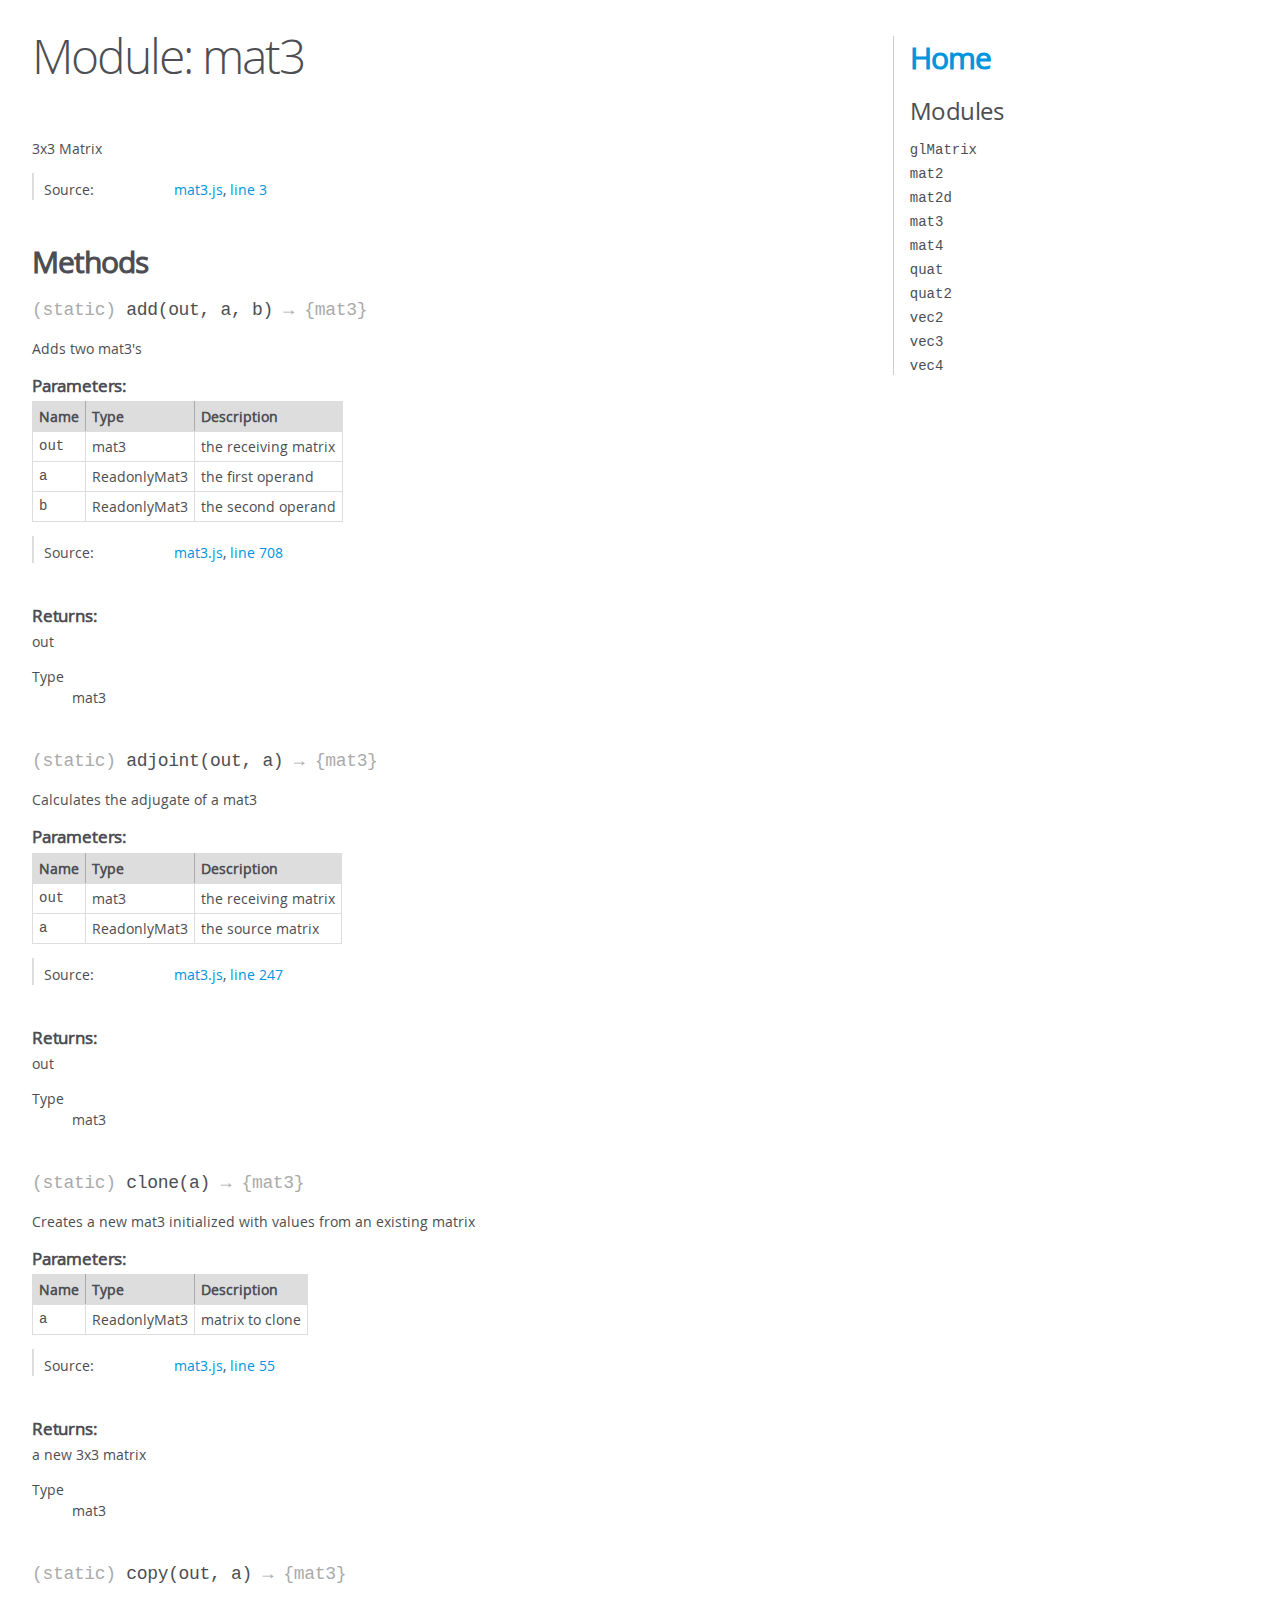
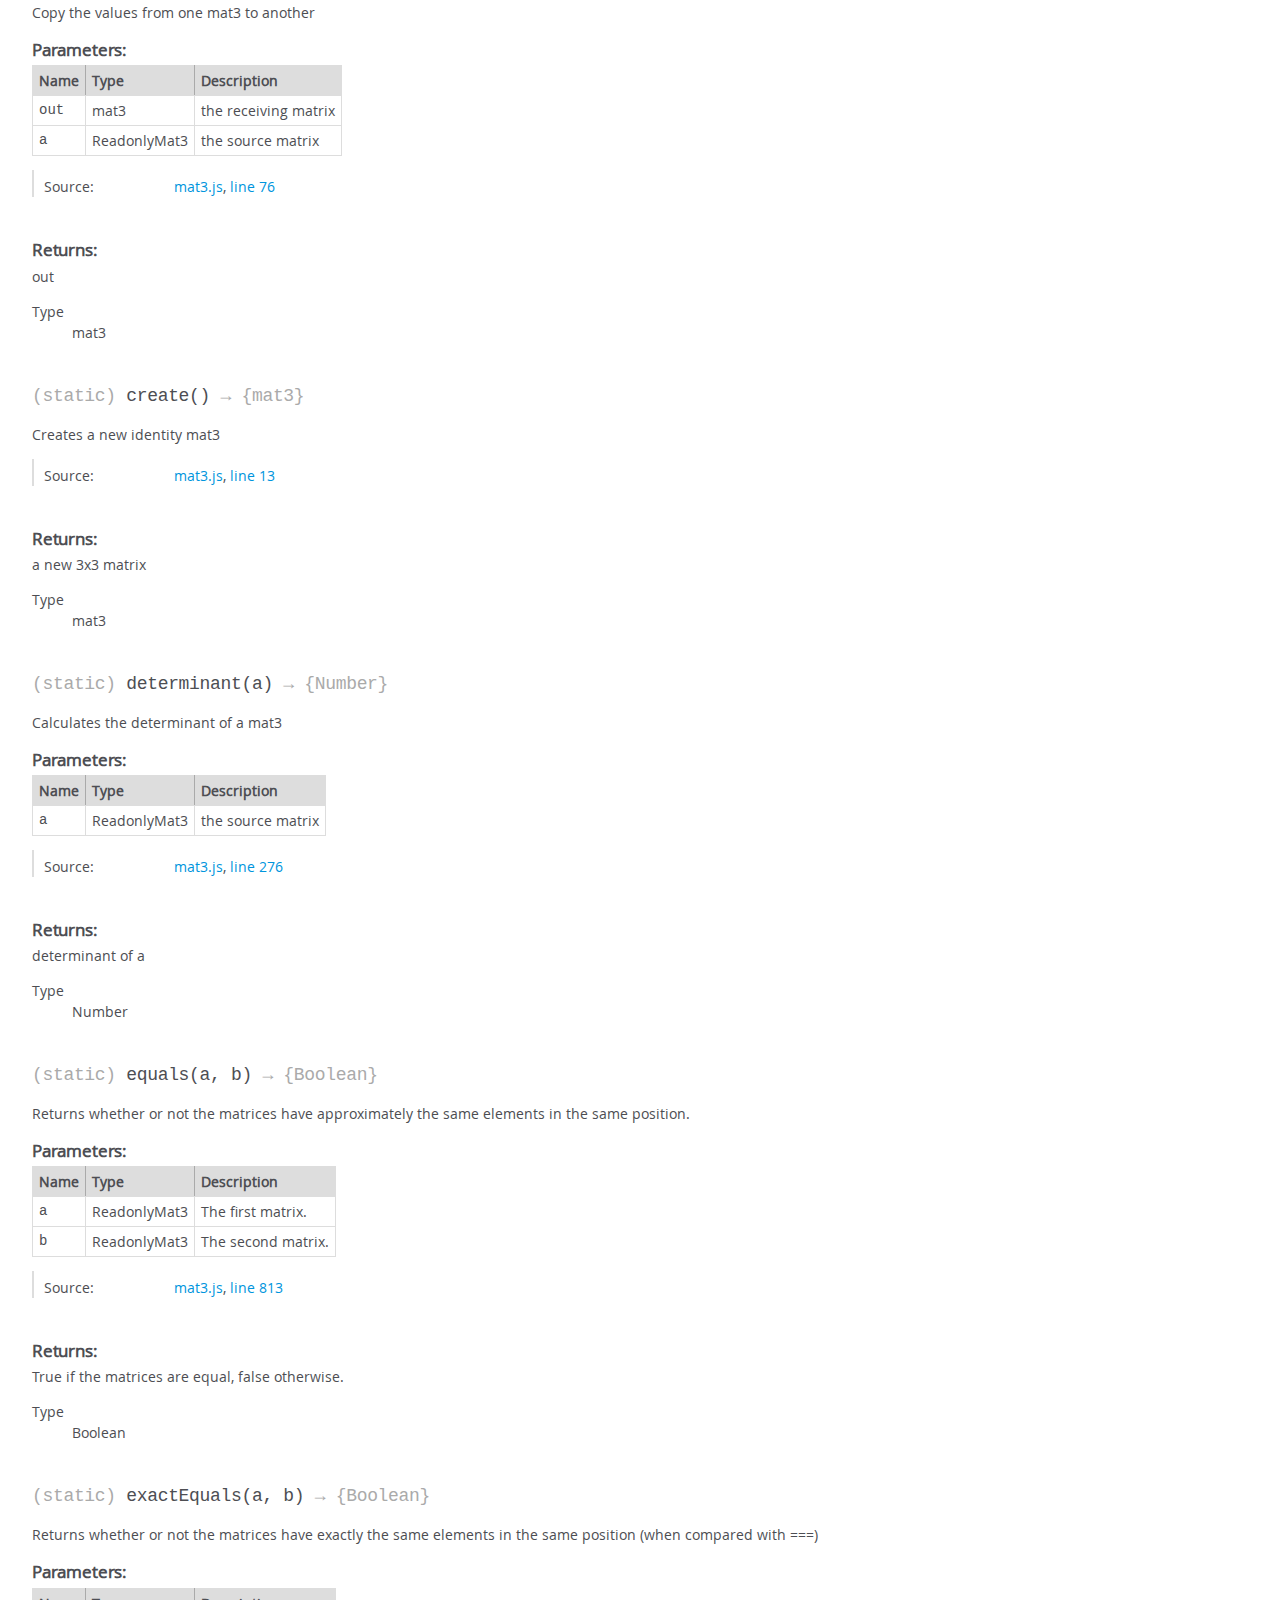
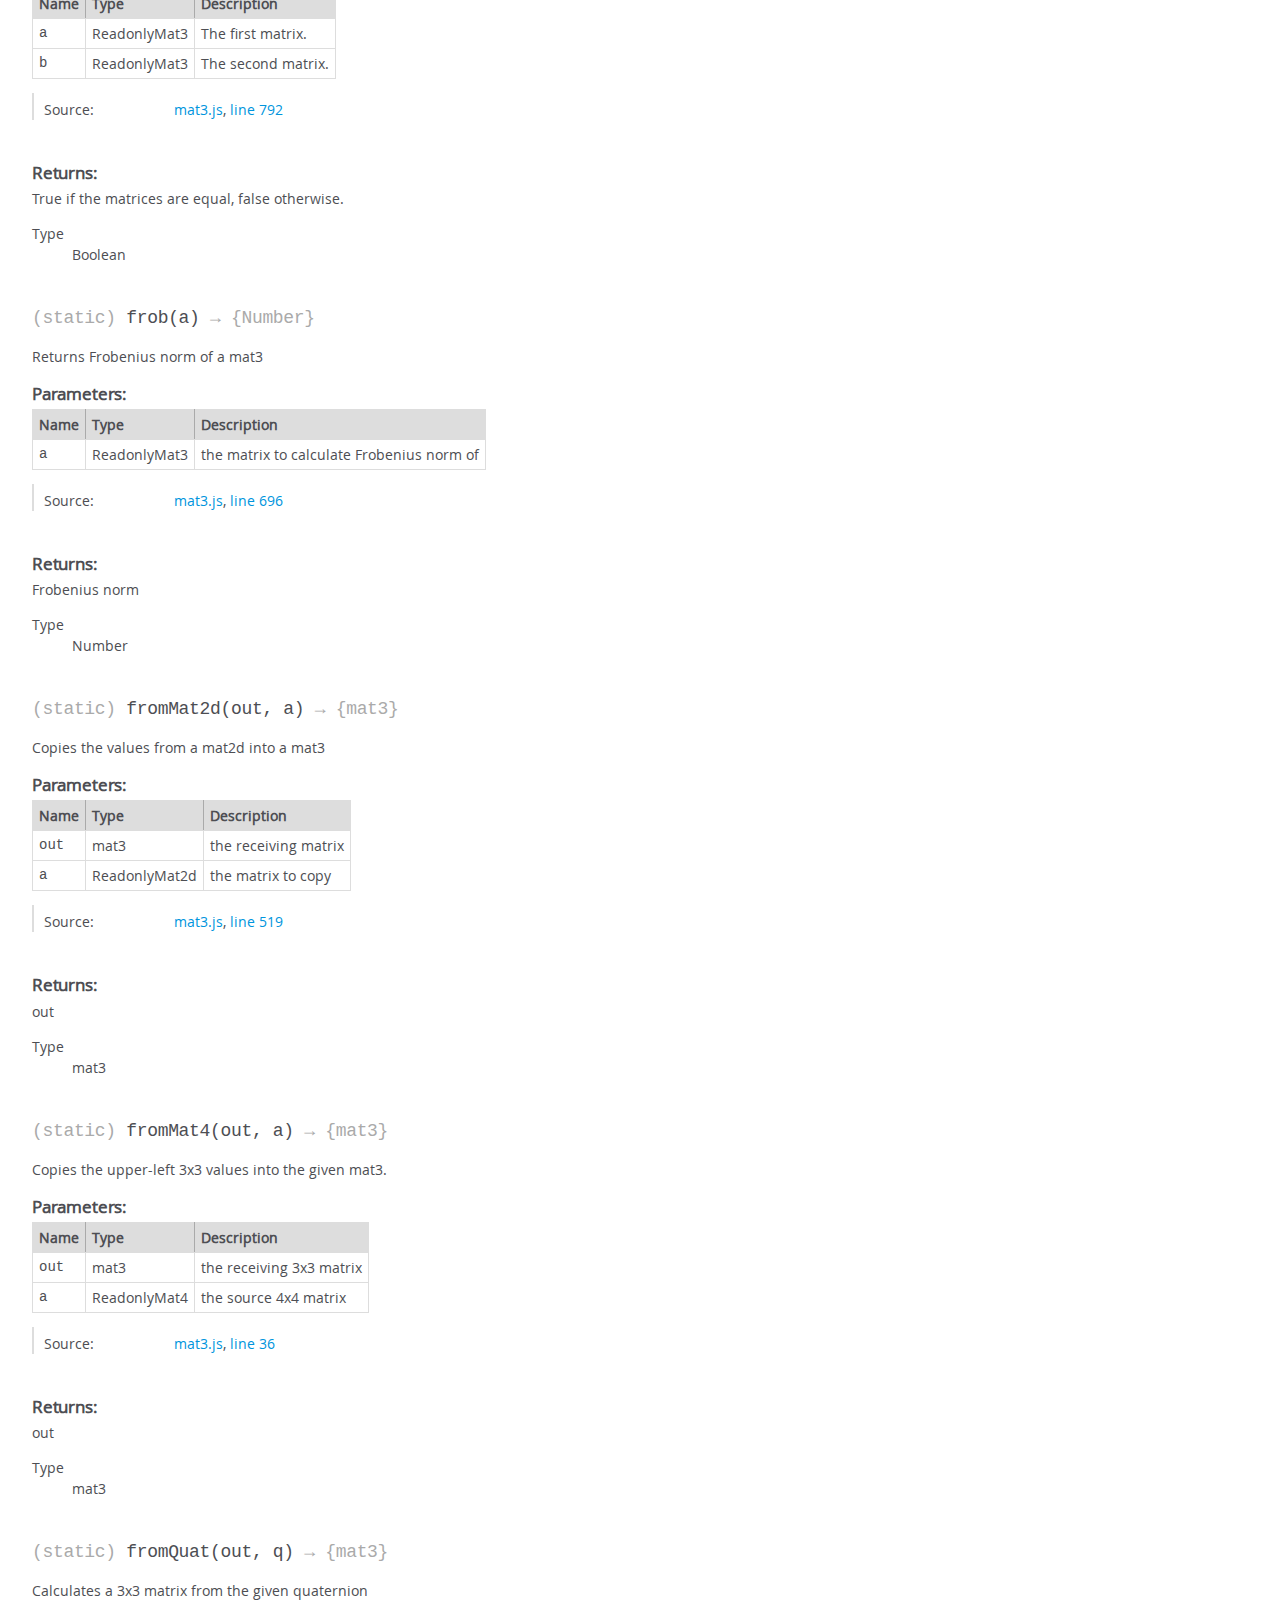
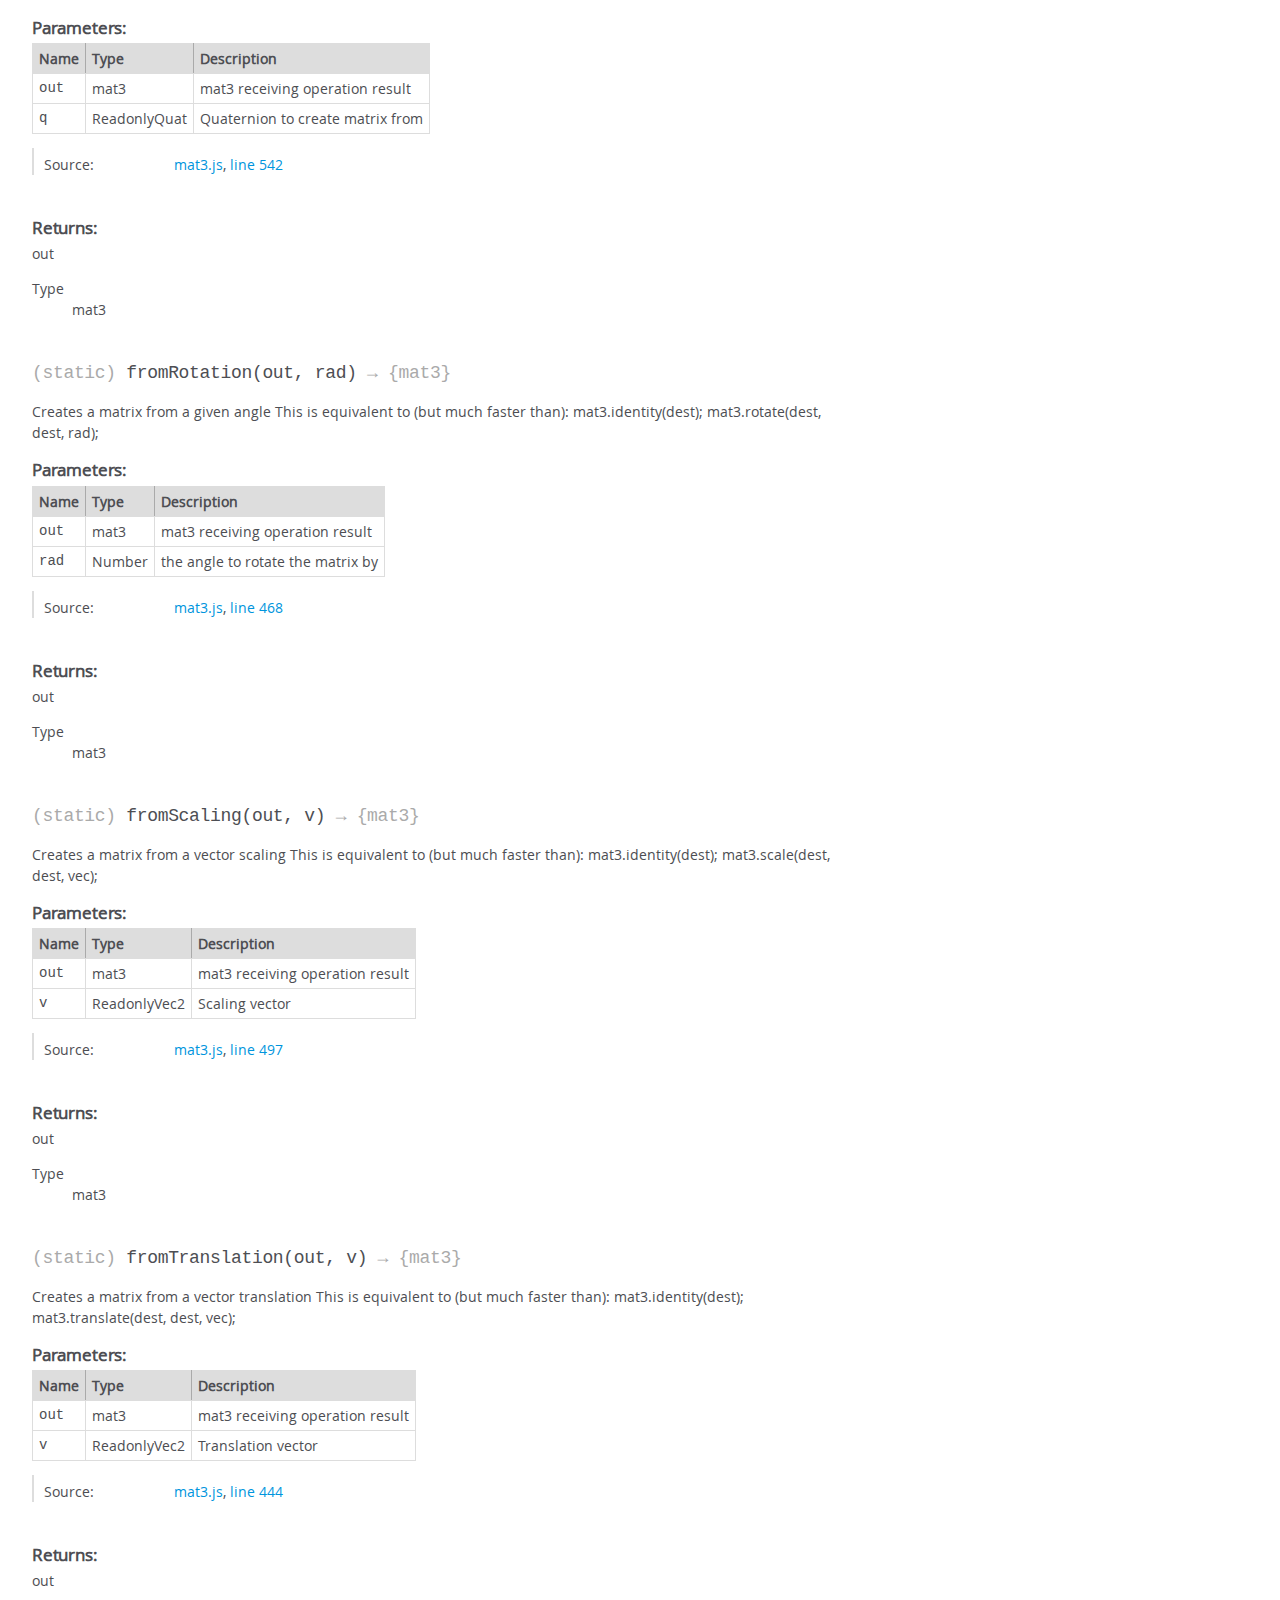
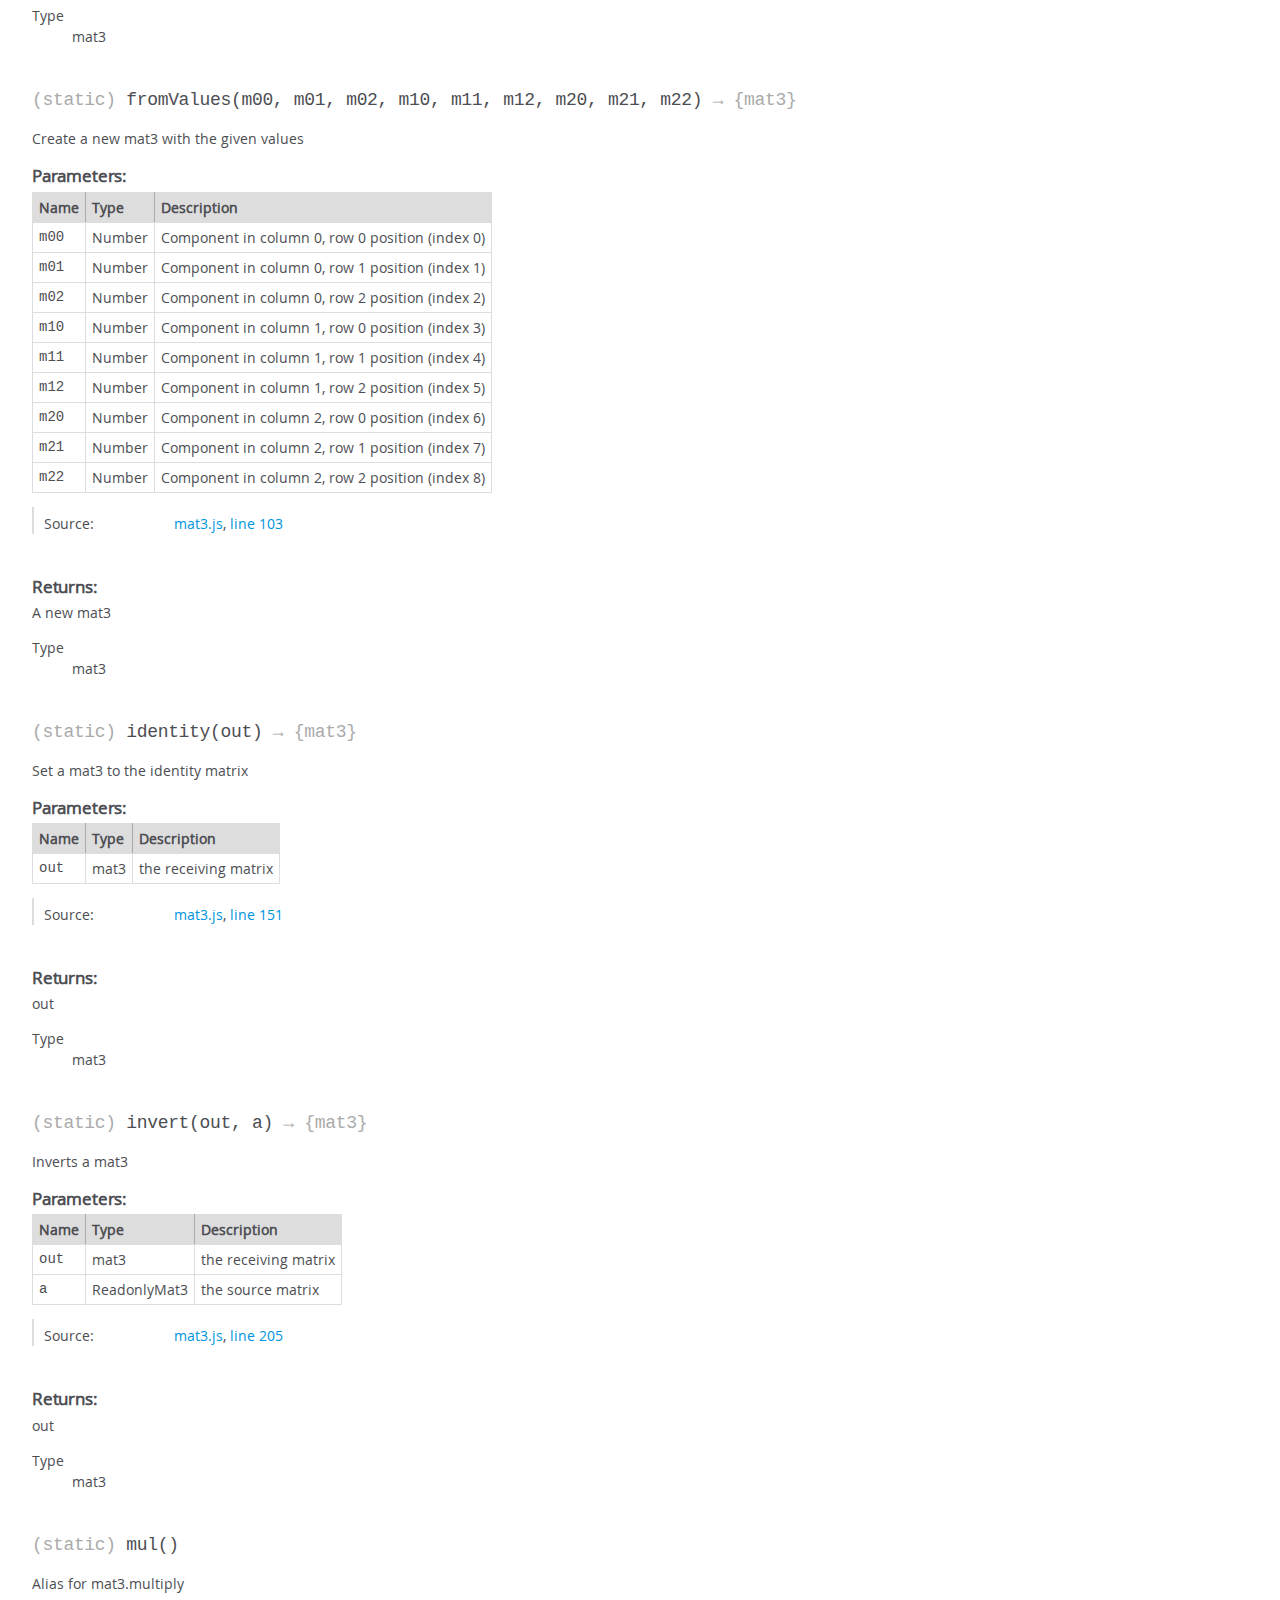
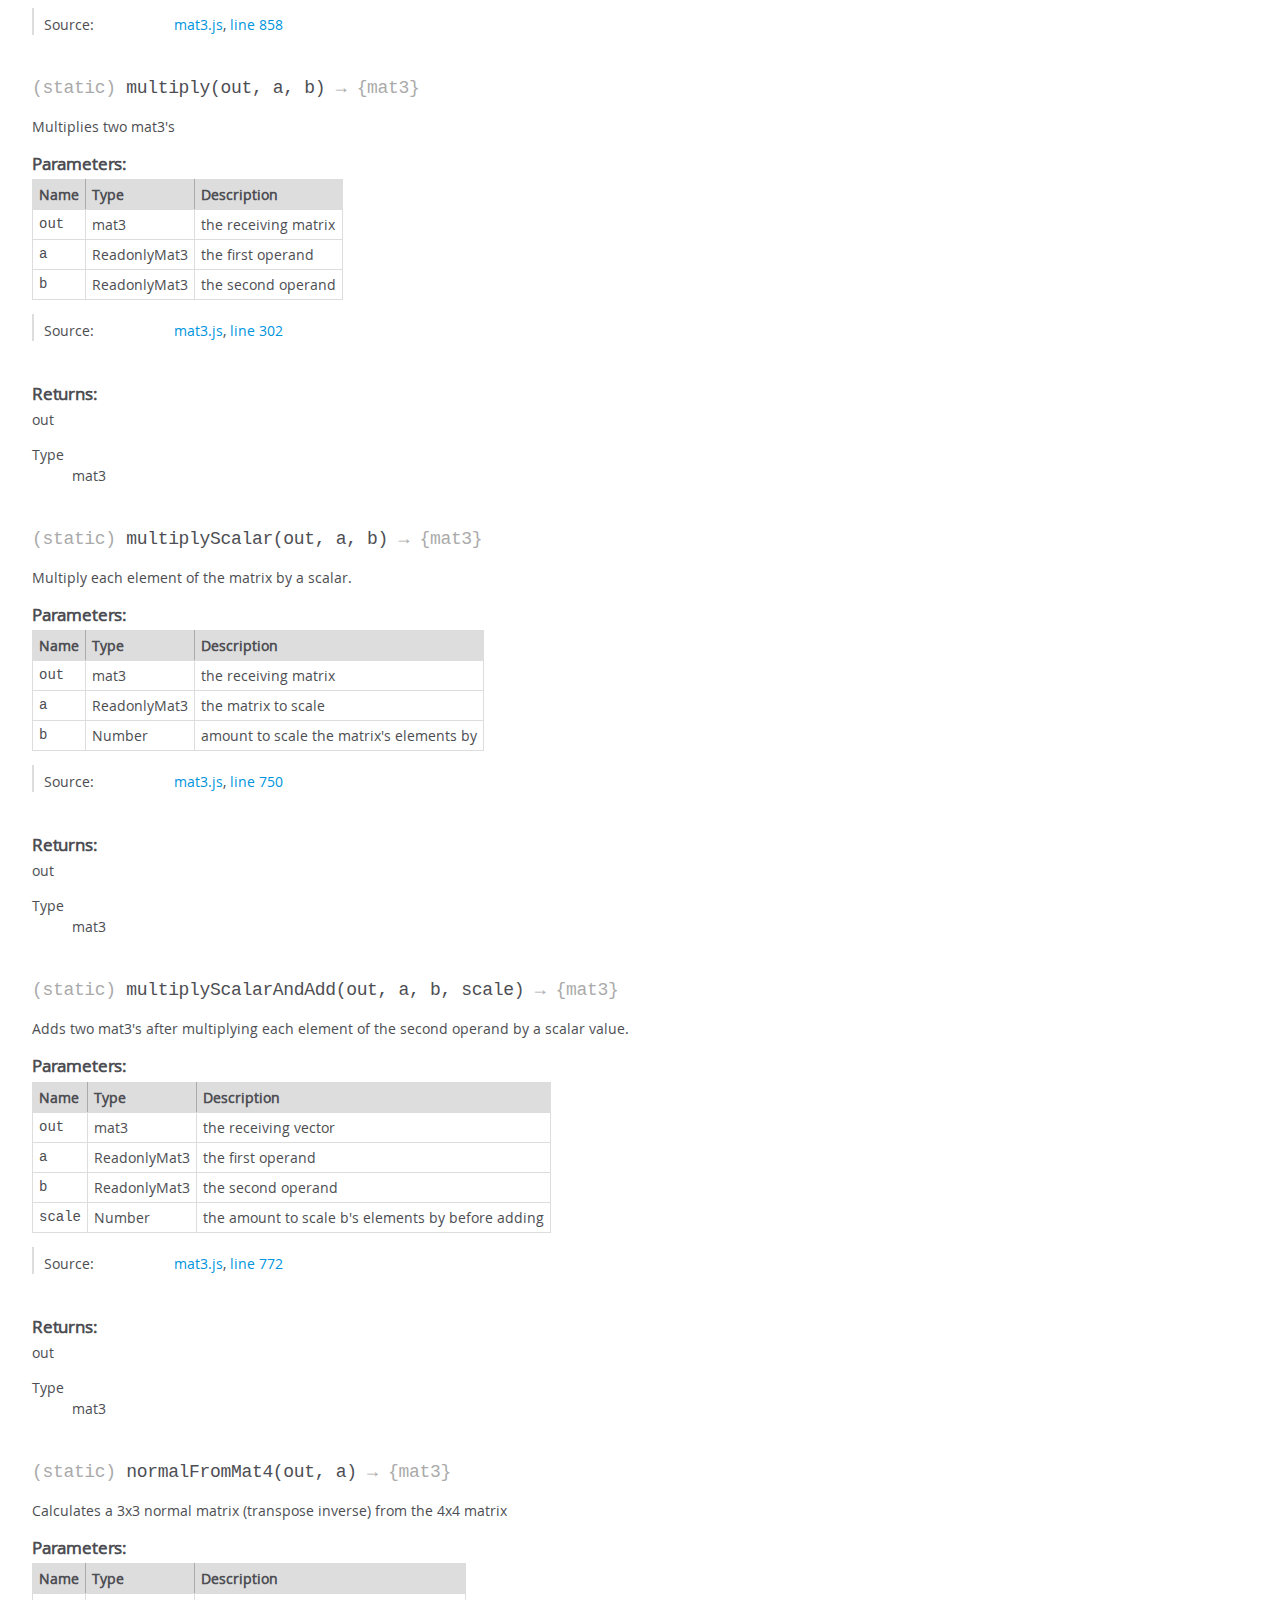
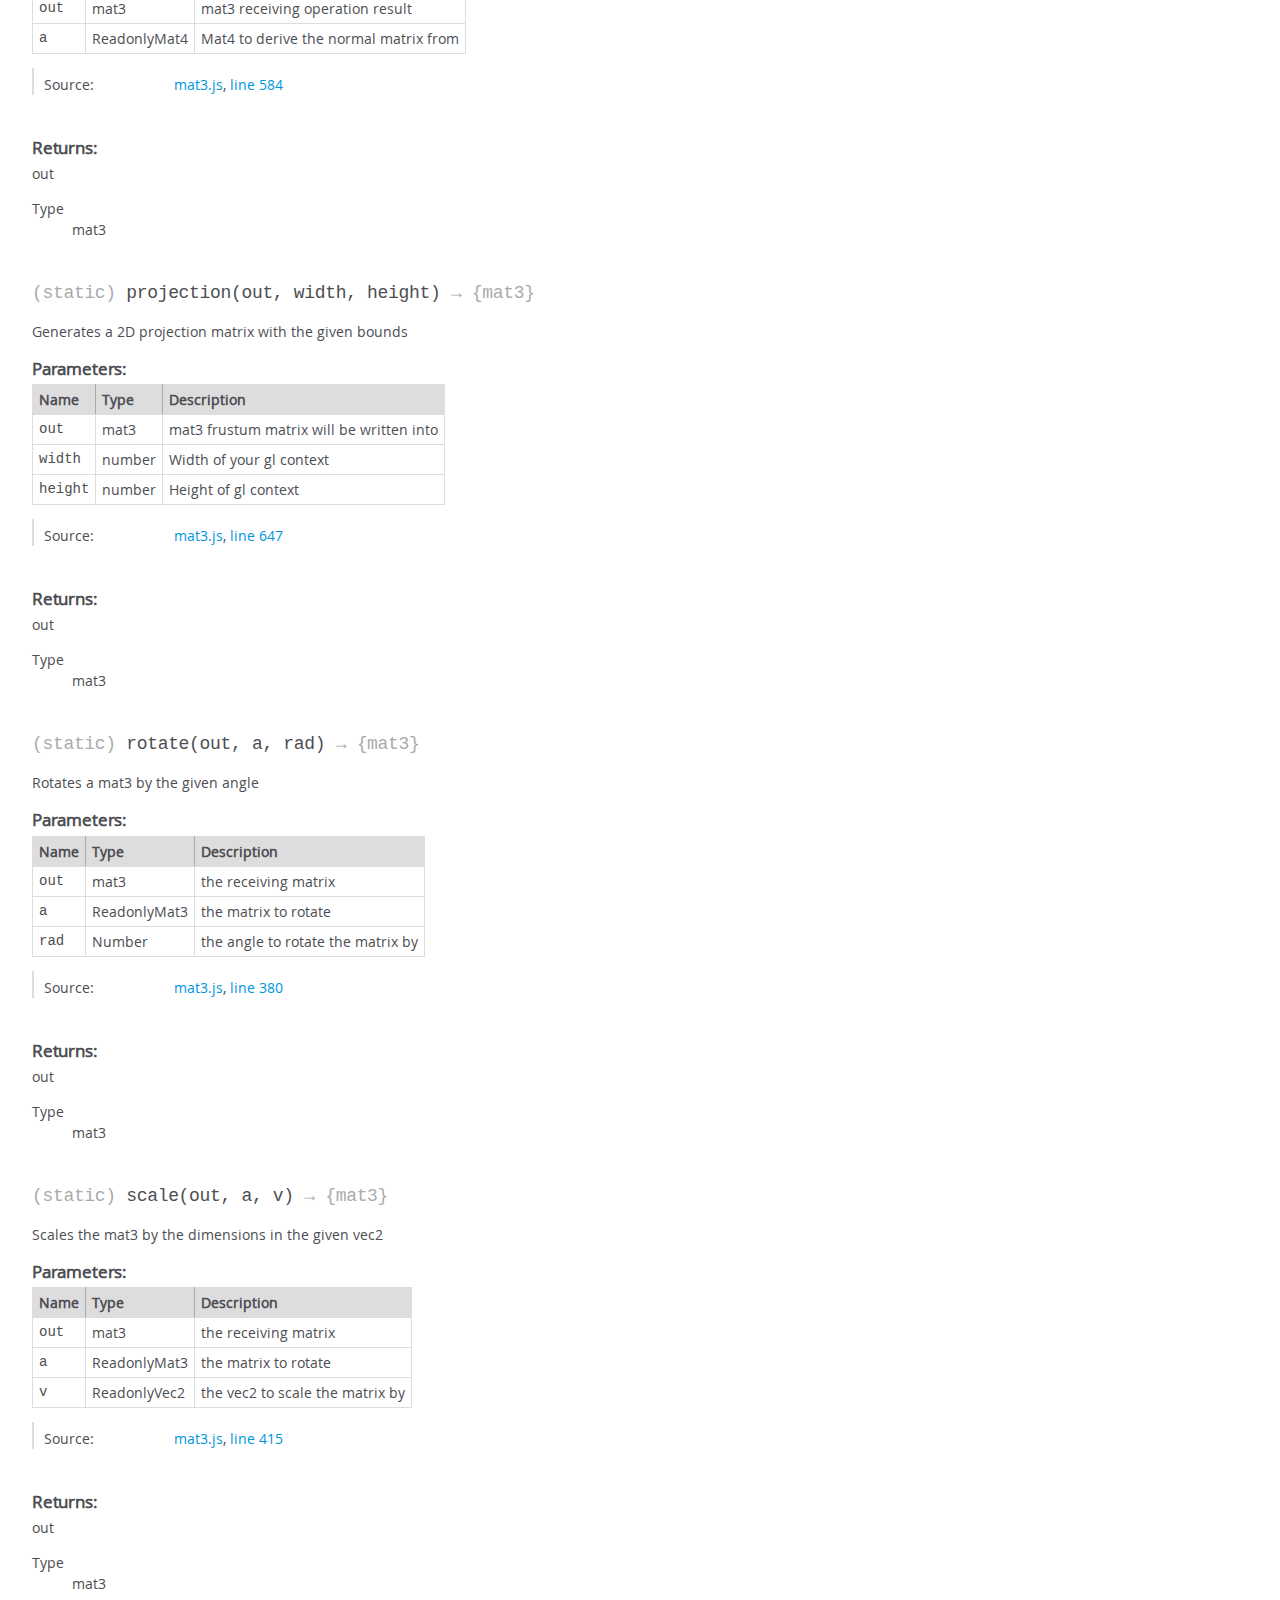
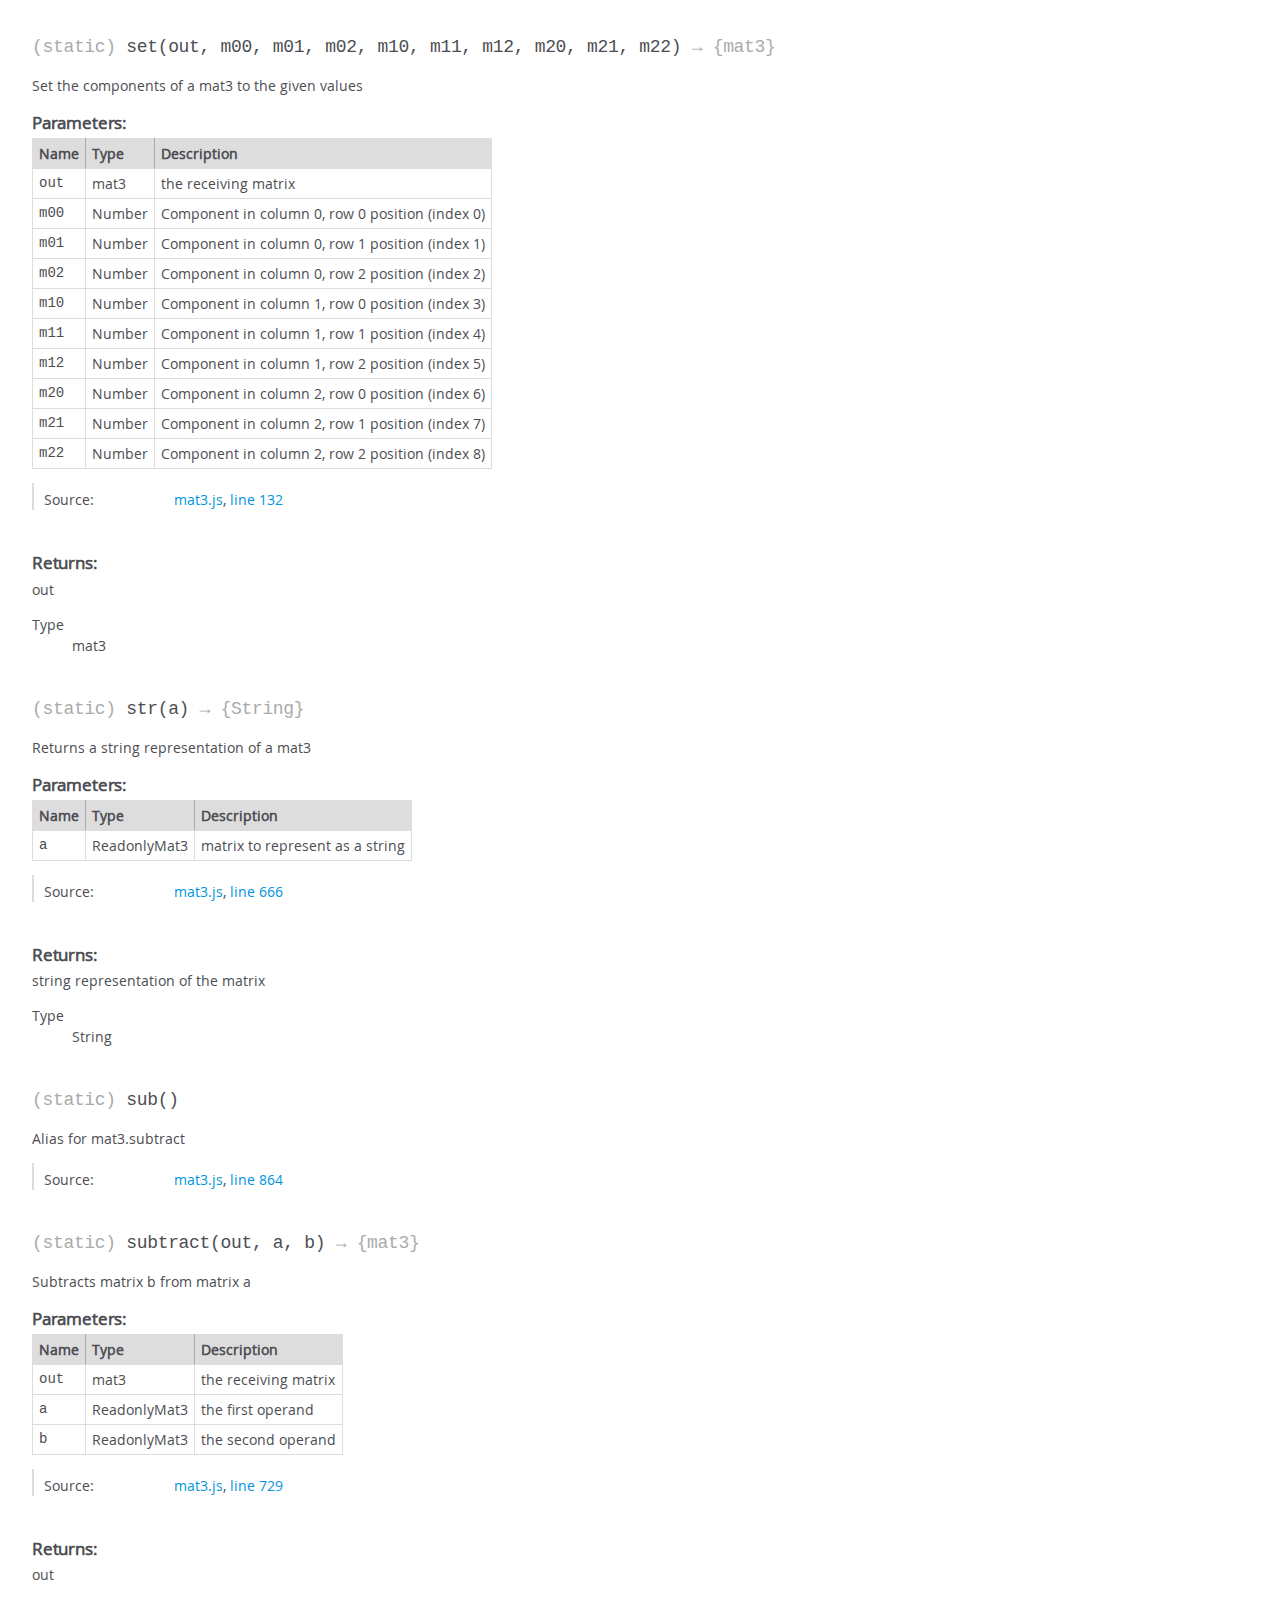
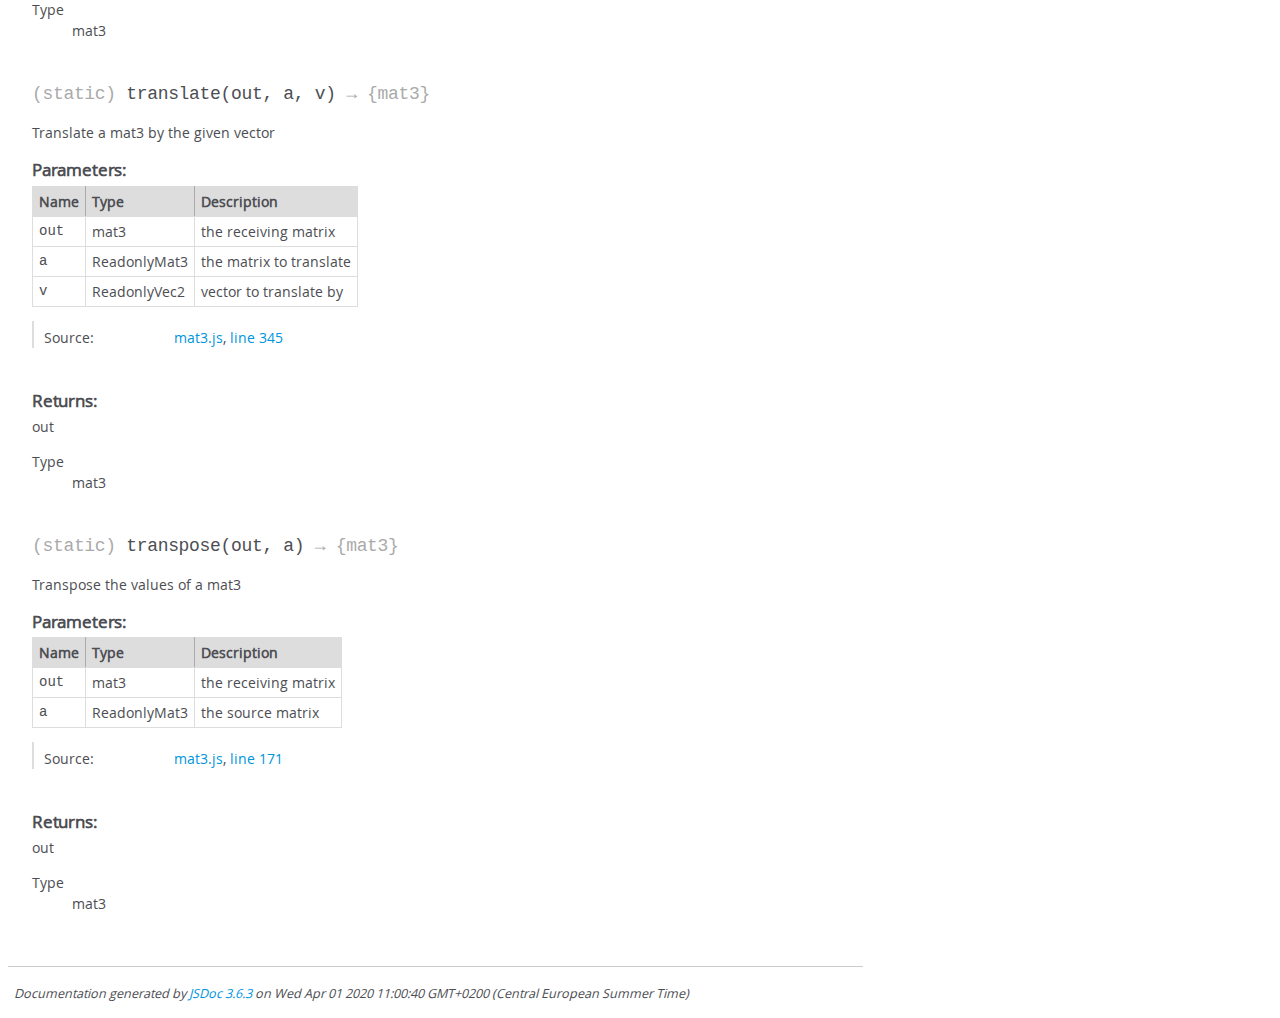
<file: assignment2-webgl-3d/toji-gl-matrix-v3.3.0-62-g8962b2e/toji-gl-matrix-8962b2e/docs/module-mat3.html>
<!DOCTYPE html>
<html lang="en">
<head>
    <meta charset="utf-8">
    <title>JSDoc: Module: mat3</title>

    <script src="scripts/prettify/prettify.js"> </script>
    <script src="scripts/prettify/lang-css.js"> </script>
    <!--[if lt IE 9]>
      <script src="//html5shiv.googlecode.com/svn/trunk/html5.js"></script>
    <![endif]-->
    <link type="text/css" rel="stylesheet" href="styles/prettify-tomorrow.css">
    <link type="text/css" rel="stylesheet" href="styles/jsdoc-default.css">
</head>

<body>

<div id="main">

    <h1 class="page-title">Module: mat3</h1>

    




<section>

<header>
    
        
            
        
    
</header>

<article>
    <div class="container-overview">
    
        
            <div class="description">3x3 Matrix</div>
        

        
            















<dl class="details">

    

    

    

    

    

    

    

    

    

    

    

    

    
    <dt class="tag-source">Source:</dt>
    <dd class="tag-source"><ul class="dummy"><li>
        <a href="mat3.js.html">mat3.js</a>, <a href="mat3.js.html#line3">line 3</a>
    </li></ul></dd>
    

    

    

    
</dl>




















        
    
    </div>

    

    

    

    

    

    

    

    
        <h3 class="subsection-title">Methods</h3>

        
            

    

    
    <h4 class="name" id=".add"><span class="type-signature">(static) </span>add<span class="signature">(out, a, b)</span><span class="type-signature"> &rarr; {mat3}</span></h4>
    

    



<div class="description">
    Adds two mat3's
</div>









    <h5>Parameters:</h5>
    

<table class="params">
    <thead>
    <tr>
        
        <th>Name</th>
        

        <th>Type</th>

        

        

        <th class="last">Description</th>
    </tr>
    </thead>

    <tbody>
    

        <tr>
            
                <td class="name"><code>out</code></td>
            

            <td class="type">
            
                
<span class="param-type">mat3</span>


            
            </td>

            

            

            <td class="description last">the receiving matrix</td>
        </tr>

    

        <tr>
            
                <td class="name"><code>a</code></td>
            

            <td class="type">
            
                
<span class="param-type">ReadonlyMat3</span>


            
            </td>

            

            

            <td class="description last">the first operand</td>
        </tr>

    

        <tr>
            
                <td class="name"><code>b</code></td>
            

            <td class="type">
            
                
<span class="param-type">ReadonlyMat3</span>


            
            </td>

            

            

            <td class="description last">the second operand</td>
        </tr>

    
    </tbody>
</table>






<dl class="details">

    

    

    

    

    

    

    

    

    

    

    

    

    
    <dt class="tag-source">Source:</dt>
    <dd class="tag-source"><ul class="dummy"><li>
        <a href="mat3.js.html">mat3.js</a>, <a href="mat3.js.html#line708">line 708</a>
    </li></ul></dd>
    

    

    

    
</dl>















<h5>Returns:</h5>

        
<div class="param-desc">
    out
</div>



<dl>
    <dt>
        Type
    </dt>
    <dd>
        
<span class="param-type">mat3</span>


    </dd>
</dl>

    





        
            

    

    
    <h4 class="name" id=".adjoint"><span class="type-signature">(static) </span>adjoint<span class="signature">(out, a)</span><span class="type-signature"> &rarr; {mat3}</span></h4>
    

    



<div class="description">
    Calculates the adjugate of a mat3
</div>









    <h5>Parameters:</h5>
    

<table class="params">
    <thead>
    <tr>
        
        <th>Name</th>
        

        <th>Type</th>

        

        

        <th class="last">Description</th>
    </tr>
    </thead>

    <tbody>
    

        <tr>
            
                <td class="name"><code>out</code></td>
            

            <td class="type">
            
                
<span class="param-type">mat3</span>


            
            </td>

            

            

            <td class="description last">the receiving matrix</td>
        </tr>

    

        <tr>
            
                <td class="name"><code>a</code></td>
            

            <td class="type">
            
                
<span class="param-type">ReadonlyMat3</span>


            
            </td>

            

            

            <td class="description last">the source matrix</td>
        </tr>

    
    </tbody>
</table>






<dl class="details">

    

    

    

    

    

    

    

    

    

    

    

    

    
    <dt class="tag-source">Source:</dt>
    <dd class="tag-source"><ul class="dummy"><li>
        <a href="mat3.js.html">mat3.js</a>, <a href="mat3.js.html#line247">line 247</a>
    </li></ul></dd>
    

    

    

    
</dl>















<h5>Returns:</h5>

        
<div class="param-desc">
    out
</div>



<dl>
    <dt>
        Type
    </dt>
    <dd>
        
<span class="param-type">mat3</span>


    </dd>
</dl>

    





        
            

    

    
    <h4 class="name" id=".clone"><span class="type-signature">(static) </span>clone<span class="signature">(a)</span><span class="type-signature"> &rarr; {mat3}</span></h4>
    

    



<div class="description">
    Creates a new mat3 initialized with values from an existing matrix
</div>









    <h5>Parameters:</h5>
    

<table class="params">
    <thead>
    <tr>
        
        <th>Name</th>
        

        <th>Type</th>

        

        

        <th class="last">Description</th>
    </tr>
    </thead>

    <tbody>
    

        <tr>
            
                <td class="name"><code>a</code></td>
            

            <td class="type">
            
                
<span class="param-type">ReadonlyMat3</span>


            
            </td>

            

            

            <td class="description last">matrix to clone</td>
        </tr>

    
    </tbody>
</table>






<dl class="details">

    

    

    

    

    

    

    

    

    

    

    

    

    
    <dt class="tag-source">Source:</dt>
    <dd class="tag-source"><ul class="dummy"><li>
        <a href="mat3.js.html">mat3.js</a>, <a href="mat3.js.html#line55">line 55</a>
    </li></ul></dd>
    

    

    

    
</dl>















<h5>Returns:</h5>

        
<div class="param-desc">
    a new 3x3 matrix
</div>



<dl>
    <dt>
        Type
    </dt>
    <dd>
        
<span class="param-type">mat3</span>


    </dd>
</dl>

    





        
            

    

    
    <h4 class="name" id=".copy"><span class="type-signature">(static) </span>copy<span class="signature">(out, a)</span><span class="type-signature"> &rarr; {mat3}</span></h4>
    

    



<div class="description">
    Copy the values from one mat3 to another
</div>









    <h5>Parameters:</h5>
    

<table class="params">
    <thead>
    <tr>
        
        <th>Name</th>
        

        <th>Type</th>

        

        

        <th class="last">Description</th>
    </tr>
    </thead>

    <tbody>
    

        <tr>
            
                <td class="name"><code>out</code></td>
            

            <td class="type">
            
                
<span class="param-type">mat3</span>


            
            </td>

            

            

            <td class="description last">the receiving matrix</td>
        </tr>

    

        <tr>
            
                <td class="name"><code>a</code></td>
            

            <td class="type">
            
                
<span class="param-type">ReadonlyMat3</span>


            
            </td>

            

            

            <td class="description last">the source matrix</td>
        </tr>

    
    </tbody>
</table>






<dl class="details">

    

    

    

    

    

    

    

    

    

    

    

    

    
    <dt class="tag-source">Source:</dt>
    <dd class="tag-source"><ul class="dummy"><li>
        <a href="mat3.js.html">mat3.js</a>, <a href="mat3.js.html#line76">line 76</a>
    </li></ul></dd>
    

    

    

    
</dl>















<h5>Returns:</h5>

        
<div class="param-desc">
    out
</div>



<dl>
    <dt>
        Type
    </dt>
    <dd>
        
<span class="param-type">mat3</span>


    </dd>
</dl>

    





        
            

    

    
    <h4 class="name" id=".create"><span class="type-signature">(static) </span>create<span class="signature">()</span><span class="type-signature"> &rarr; {mat3}</span></h4>
    

    



<div class="description">
    Creates a new identity mat3
</div>













<dl class="details">

    

    

    

    

    

    

    

    

    

    

    

    

    
    <dt class="tag-source">Source:</dt>
    <dd class="tag-source"><ul class="dummy"><li>
        <a href="mat3.js.html">mat3.js</a>, <a href="mat3.js.html#line13">line 13</a>
    </li></ul></dd>
    

    

    

    
</dl>















<h5>Returns:</h5>

        
<div class="param-desc">
    a new 3x3 matrix
</div>



<dl>
    <dt>
        Type
    </dt>
    <dd>
        
<span class="param-type">mat3</span>


    </dd>
</dl>

    





        
            

    

    
    <h4 class="name" id=".determinant"><span class="type-signature">(static) </span>determinant<span class="signature">(a)</span><span class="type-signature"> &rarr; {Number}</span></h4>
    

    



<div class="description">
    Calculates the determinant of a mat3
</div>









    <h5>Parameters:</h5>
    

<table class="params">
    <thead>
    <tr>
        
        <th>Name</th>
        

        <th>Type</th>

        

        

        <th class="last">Description</th>
    </tr>
    </thead>

    <tbody>
    

        <tr>
            
                <td class="name"><code>a</code></td>
            

            <td class="type">
            
                
<span class="param-type">ReadonlyMat3</span>


            
            </td>

            

            

            <td class="description last">the source matrix</td>
        </tr>

    
    </tbody>
</table>






<dl class="details">

    

    

    

    

    

    

    

    

    

    

    

    

    
    <dt class="tag-source">Source:</dt>
    <dd class="tag-source"><ul class="dummy"><li>
        <a href="mat3.js.html">mat3.js</a>, <a href="mat3.js.html#line276">line 276</a>
    </li></ul></dd>
    

    

    

    
</dl>















<h5>Returns:</h5>

        
<div class="param-desc">
    determinant of a
</div>



<dl>
    <dt>
        Type
    </dt>
    <dd>
        
<span class="param-type">Number</span>


    </dd>
</dl>

    





        
            

    

    
    <h4 class="name" id=".equals"><span class="type-signature">(static) </span>equals<span class="signature">(a, b)</span><span class="type-signature"> &rarr; {Boolean}</span></h4>
    

    



<div class="description">
    Returns whether or not the matrices have approximately the same elements in the same position.
</div>









    <h5>Parameters:</h5>
    

<table class="params">
    <thead>
    <tr>
        
        <th>Name</th>
        

        <th>Type</th>

        

        

        <th class="last">Description</th>
    </tr>
    </thead>

    <tbody>
    

        <tr>
            
                <td class="name"><code>a</code></td>
            

            <td class="type">
            
                
<span class="param-type">ReadonlyMat3</span>


            
            </td>

            

            

            <td class="description last">The first matrix.</td>
        </tr>

    

        <tr>
            
                <td class="name"><code>b</code></td>
            

            <td class="type">
            
                
<span class="param-type">ReadonlyMat3</span>


            
            </td>

            

            

            <td class="description last">The second matrix.</td>
        </tr>

    
    </tbody>
</table>






<dl class="details">

    

    

    

    

    

    

    

    

    

    

    

    

    
    <dt class="tag-source">Source:</dt>
    <dd class="tag-source"><ul class="dummy"><li>
        <a href="mat3.js.html">mat3.js</a>, <a href="mat3.js.html#line813">line 813</a>
    </li></ul></dd>
    

    

    

    
</dl>















<h5>Returns:</h5>

        
<div class="param-desc">
    True if the matrices are equal, false otherwise.
</div>



<dl>
    <dt>
        Type
    </dt>
    <dd>
        
<span class="param-type">Boolean</span>


    </dd>
</dl>

    





        
            

    

    
    <h4 class="name" id=".exactEquals"><span class="type-signature">(static) </span>exactEquals<span class="signature">(a, b)</span><span class="type-signature"> &rarr; {Boolean}</span></h4>
    

    



<div class="description">
    Returns whether or not the matrices have exactly the same elements in the same position (when compared with ===)
</div>









    <h5>Parameters:</h5>
    

<table class="params">
    <thead>
    <tr>
        
        <th>Name</th>
        

        <th>Type</th>

        

        

        <th class="last">Description</th>
    </tr>
    </thead>

    <tbody>
    

        <tr>
            
                <td class="name"><code>a</code></td>
            

            <td class="type">
            
                
<span class="param-type">ReadonlyMat3</span>


            
            </td>

            

            

            <td class="description last">The first matrix.</td>
        </tr>

    

        <tr>
            
                <td class="name"><code>b</code></td>
            

            <td class="type">
            
                
<span class="param-type">ReadonlyMat3</span>


            
            </td>

            

            

            <td class="description last">The second matrix.</td>
        </tr>

    
    </tbody>
</table>






<dl class="details">

    

    

    

    

    

    

    

    

    

    

    

    

    
    <dt class="tag-source">Source:</dt>
    <dd class="tag-source"><ul class="dummy"><li>
        <a href="mat3.js.html">mat3.js</a>, <a href="mat3.js.html#line792">line 792</a>
    </li></ul></dd>
    

    

    

    
</dl>















<h5>Returns:</h5>

        
<div class="param-desc">
    True if the matrices are equal, false otherwise.
</div>



<dl>
    <dt>
        Type
    </dt>
    <dd>
        
<span class="param-type">Boolean</span>


    </dd>
</dl>

    





        
            

    

    
    <h4 class="name" id=".frob"><span class="type-signature">(static) </span>frob<span class="signature">(a)</span><span class="type-signature"> &rarr; {Number}</span></h4>
    

    



<div class="description">
    Returns Frobenius norm of a mat3
</div>









    <h5>Parameters:</h5>
    

<table class="params">
    <thead>
    <tr>
        
        <th>Name</th>
        

        <th>Type</th>

        

        

        <th class="last">Description</th>
    </tr>
    </thead>

    <tbody>
    

        <tr>
            
                <td class="name"><code>a</code></td>
            

            <td class="type">
            
                
<span class="param-type">ReadonlyMat3</span>


            
            </td>

            

            

            <td class="description last">the matrix to calculate Frobenius norm of</td>
        </tr>

    
    </tbody>
</table>






<dl class="details">

    

    

    

    

    

    

    

    

    

    

    

    

    
    <dt class="tag-source">Source:</dt>
    <dd class="tag-source"><ul class="dummy"><li>
        <a href="mat3.js.html">mat3.js</a>, <a href="mat3.js.html#line696">line 696</a>
    </li></ul></dd>
    

    

    

    
</dl>















<h5>Returns:</h5>

        
<div class="param-desc">
    Frobenius norm
</div>



<dl>
    <dt>
        Type
    </dt>
    <dd>
        
<span class="param-type">Number</span>


    </dd>
</dl>

    





        
            

    

    
    <h4 class="name" id=".fromMat2d"><span class="type-signature">(static) </span>fromMat2d<span class="signature">(out, a)</span><span class="type-signature"> &rarr; {mat3}</span></h4>
    

    



<div class="description">
    Copies the values from a mat2d into a mat3
</div>









    <h5>Parameters:</h5>
    

<table class="params">
    <thead>
    <tr>
        
        <th>Name</th>
        

        <th>Type</th>

        

        

        <th class="last">Description</th>
    </tr>
    </thead>

    <tbody>
    

        <tr>
            
                <td class="name"><code>out</code></td>
            

            <td class="type">
            
                
<span class="param-type">mat3</span>


            
            </td>

            

            

            <td class="description last">the receiving matrix</td>
        </tr>

    

        <tr>
            
                <td class="name"><code>a</code></td>
            

            <td class="type">
            
                
<span class="param-type">ReadonlyMat2d</span>


            
            </td>

            

            

            <td class="description last">the matrix to copy</td>
        </tr>

    
    </tbody>
</table>






<dl class="details">

    

    

    

    

    

    

    

    

    

    

    

    

    
    <dt class="tag-source">Source:</dt>
    <dd class="tag-source"><ul class="dummy"><li>
        <a href="mat3.js.html">mat3.js</a>, <a href="mat3.js.html#line519">line 519</a>
    </li></ul></dd>
    

    

    

    
</dl>















<h5>Returns:</h5>

        
<div class="param-desc">
    out
</div>



<dl>
    <dt>
        Type
    </dt>
    <dd>
        
<span class="param-type">mat3</span>


    </dd>
</dl>

    





        
            

    

    
    <h4 class="name" id=".fromMat4"><span class="type-signature">(static) </span>fromMat4<span class="signature">(out, a)</span><span class="type-signature"> &rarr; {mat3}</span></h4>
    

    



<div class="description">
    Copies the upper-left 3x3 values into the given mat3.
</div>









    <h5>Parameters:</h5>
    

<table class="params">
    <thead>
    <tr>
        
        <th>Name</th>
        

        <th>Type</th>

        

        

        <th class="last">Description</th>
    </tr>
    </thead>

    <tbody>
    

        <tr>
            
                <td class="name"><code>out</code></td>
            

            <td class="type">
            
                
<span class="param-type">mat3</span>


            
            </td>

            

            

            <td class="description last">the receiving 3x3 matrix</td>
        </tr>

    

        <tr>
            
                <td class="name"><code>a</code></td>
            

            <td class="type">
            
                
<span class="param-type">ReadonlyMat4</span>


            
            </td>

            

            

            <td class="description last">the source 4x4 matrix</td>
        </tr>

    
    </tbody>
</table>






<dl class="details">

    

    

    

    

    

    

    

    

    

    

    

    

    
    <dt class="tag-source">Source:</dt>
    <dd class="tag-source"><ul class="dummy"><li>
        <a href="mat3.js.html">mat3.js</a>, <a href="mat3.js.html#line36">line 36</a>
    </li></ul></dd>
    

    

    

    
</dl>















<h5>Returns:</h5>

        
<div class="param-desc">
    out
</div>



<dl>
    <dt>
        Type
    </dt>
    <dd>
        
<span class="param-type">mat3</span>


    </dd>
</dl>

    





        
            

    

    
    <h4 class="name" id=".fromQuat"><span class="type-signature">(static) </span>fromQuat<span class="signature">(out, q)</span><span class="type-signature"> &rarr; {mat3}</span></h4>
    

    



<div class="description">
    Calculates a 3x3 matrix from the given quaternion
</div>









    <h5>Parameters:</h5>
    

<table class="params">
    <thead>
    <tr>
        
        <th>Name</th>
        

        <th>Type</th>

        

        

        <th class="last">Description</th>
    </tr>
    </thead>

    <tbody>
    

        <tr>
            
                <td class="name"><code>out</code></td>
            

            <td class="type">
            
                
<span class="param-type">mat3</span>


            
            </td>

            

            

            <td class="description last">mat3 receiving operation result</td>
        </tr>

    

        <tr>
            
                <td class="name"><code>q</code></td>
            

            <td class="type">
            
                
<span class="param-type">ReadonlyQuat</span>


            
            </td>

            

            

            <td class="description last">Quaternion to create matrix from</td>
        </tr>

    
    </tbody>
</table>






<dl class="details">

    

    

    

    

    

    

    

    

    

    

    

    

    
    <dt class="tag-source">Source:</dt>
    <dd class="tag-source"><ul class="dummy"><li>
        <a href="mat3.js.html">mat3.js</a>, <a href="mat3.js.html#line542">line 542</a>
    </li></ul></dd>
    

    

    

    
</dl>















<h5>Returns:</h5>

        
<div class="param-desc">
    out
</div>



<dl>
    <dt>
        Type
    </dt>
    <dd>
        
<span class="param-type">mat3</span>


    </dd>
</dl>

    





        
            

    

    
    <h4 class="name" id=".fromRotation"><span class="type-signature">(static) </span>fromRotation<span class="signature">(out, rad)</span><span class="type-signature"> &rarr; {mat3}</span></h4>
    

    



<div class="description">
    Creates a matrix from a given angleThis is equivalent to (but much faster than):    mat3.identity(dest);    mat3.rotate(dest, dest, rad);
</div>









    <h5>Parameters:</h5>
    

<table class="params">
    <thead>
    <tr>
        
        <th>Name</th>
        

        <th>Type</th>

        

        

        <th class="last">Description</th>
    </tr>
    </thead>

    <tbody>
    

        <tr>
            
                <td class="name"><code>out</code></td>
            

            <td class="type">
            
                
<span class="param-type">mat3</span>


            
            </td>

            

            

            <td class="description last">mat3 receiving operation result</td>
        </tr>

    

        <tr>
            
                <td class="name"><code>rad</code></td>
            

            <td class="type">
            
                
<span class="param-type">Number</span>


            
            </td>

            

            

            <td class="description last">the angle to rotate the matrix by</td>
        </tr>

    
    </tbody>
</table>






<dl class="details">

    

    

    

    

    

    

    

    

    

    

    

    

    
    <dt class="tag-source">Source:</dt>
    <dd class="tag-source"><ul class="dummy"><li>
        <a href="mat3.js.html">mat3.js</a>, <a href="mat3.js.html#line468">line 468</a>
    </li></ul></dd>
    

    

    

    
</dl>















<h5>Returns:</h5>

        
<div class="param-desc">
    out
</div>



<dl>
    <dt>
        Type
    </dt>
    <dd>
        
<span class="param-type">mat3</span>


    </dd>
</dl>

    





        
            

    

    
    <h4 class="name" id=".fromScaling"><span class="type-signature">(static) </span>fromScaling<span class="signature">(out, v)</span><span class="type-signature"> &rarr; {mat3}</span></h4>
    

    



<div class="description">
    Creates a matrix from a vector scalingThis is equivalent to (but much faster than):    mat3.identity(dest);    mat3.scale(dest, dest, vec);
</div>









    <h5>Parameters:</h5>
    

<table class="params">
    <thead>
    <tr>
        
        <th>Name</th>
        

        <th>Type</th>

        

        

        <th class="last">Description</th>
    </tr>
    </thead>

    <tbody>
    

        <tr>
            
                <td class="name"><code>out</code></td>
            

            <td class="type">
            
                
<span class="param-type">mat3</span>


            
            </td>

            

            

            <td class="description last">mat3 receiving operation result</td>
        </tr>

    

        <tr>
            
                <td class="name"><code>v</code></td>
            

            <td class="type">
            
                
<span class="param-type">ReadonlyVec2</span>


            
            </td>

            

            

            <td class="description last">Scaling vector</td>
        </tr>

    
    </tbody>
</table>






<dl class="details">

    

    

    

    

    

    

    

    

    

    

    

    

    
    <dt class="tag-source">Source:</dt>
    <dd class="tag-source"><ul class="dummy"><li>
        <a href="mat3.js.html">mat3.js</a>, <a href="mat3.js.html#line497">line 497</a>
    </li></ul></dd>
    

    

    

    
</dl>















<h5>Returns:</h5>

        
<div class="param-desc">
    out
</div>



<dl>
    <dt>
        Type
    </dt>
    <dd>
        
<span class="param-type">mat3</span>


    </dd>
</dl>

    





        
            

    

    
    <h4 class="name" id=".fromTranslation"><span class="type-signature">(static) </span>fromTranslation<span class="signature">(out, v)</span><span class="type-signature"> &rarr; {mat3}</span></h4>
    

    



<div class="description">
    Creates a matrix from a vector translationThis is equivalent to (but much faster than):    mat3.identity(dest);    mat3.translate(dest, dest, vec);
</div>









    <h5>Parameters:</h5>
    

<table class="params">
    <thead>
    <tr>
        
        <th>Name</th>
        

        <th>Type</th>

        

        

        <th class="last">Description</th>
    </tr>
    </thead>

    <tbody>
    

        <tr>
            
                <td class="name"><code>out</code></td>
            

            <td class="type">
            
                
<span class="param-type">mat3</span>


            
            </td>

            

            

            <td class="description last">mat3 receiving operation result</td>
        </tr>

    

        <tr>
            
                <td class="name"><code>v</code></td>
            

            <td class="type">
            
                
<span class="param-type">ReadonlyVec2</span>


            
            </td>

            

            

            <td class="description last">Translation vector</td>
        </tr>

    
    </tbody>
</table>






<dl class="details">

    

    

    

    

    

    

    

    

    

    

    

    

    
    <dt class="tag-source">Source:</dt>
    <dd class="tag-source"><ul class="dummy"><li>
        <a href="mat3.js.html">mat3.js</a>, <a href="mat3.js.html#line444">line 444</a>
    </li></ul></dd>
    

    

    

    
</dl>















<h5>Returns:</h5>

        
<div class="param-desc">
    out
</div>



<dl>
    <dt>
        Type
    </dt>
    <dd>
        
<span class="param-type">mat3</span>


    </dd>
</dl>

    





        
            

    

    
    <h4 class="name" id=".fromValues"><span class="type-signature">(static) </span>fromValues<span class="signature">(m00, m01, m02, m10, m11, m12, m20, m21, m22)</span><span class="type-signature"> &rarr; {mat3}</span></h4>
    

    



<div class="description">
    Create a new mat3 with the given values
</div>









    <h5>Parameters:</h5>
    

<table class="params">
    <thead>
    <tr>
        
        <th>Name</th>
        

        <th>Type</th>

        

        

        <th class="last">Description</th>
    </tr>
    </thead>

    <tbody>
    

        <tr>
            
                <td class="name"><code>m00</code></td>
            

            <td class="type">
            
                
<span class="param-type">Number</span>


            
            </td>

            

            

            <td class="description last">Component in column 0, row 0 position (index 0)</td>
        </tr>

    

        <tr>
            
                <td class="name"><code>m01</code></td>
            

            <td class="type">
            
                
<span class="param-type">Number</span>


            
            </td>

            

            

            <td class="description last">Component in column 0, row 1 position (index 1)</td>
        </tr>

    

        <tr>
            
                <td class="name"><code>m02</code></td>
            

            <td class="type">
            
                
<span class="param-type">Number</span>


            
            </td>

            

            

            <td class="description last">Component in column 0, row 2 position (index 2)</td>
        </tr>

    

        <tr>
            
                <td class="name"><code>m10</code></td>
            

            <td class="type">
            
                
<span class="param-type">Number</span>


            
            </td>

            

            

            <td class="description last">Component in column 1, row 0 position (index 3)</td>
        </tr>

    

        <tr>
            
                <td class="name"><code>m11</code></td>
            

            <td class="type">
            
                
<span class="param-type">Number</span>


            
            </td>

            

            

            <td class="description last">Component in column 1, row 1 position (index 4)</td>
        </tr>

    

        <tr>
            
                <td class="name"><code>m12</code></td>
            

            <td class="type">
            
                
<span class="param-type">Number</span>


            
            </td>

            

            

            <td class="description last">Component in column 1, row 2 position (index 5)</td>
        </tr>

    

        <tr>
            
                <td class="name"><code>m20</code></td>
            

            <td class="type">
            
                
<span class="param-type">Number</span>


            
            </td>

            

            

            <td class="description last">Component in column 2, row 0 position (index 6)</td>
        </tr>

    

        <tr>
            
                <td class="name"><code>m21</code></td>
            

            <td class="type">
            
                
<span class="param-type">Number</span>


            
            </td>

            

            

            <td class="description last">Component in column 2, row 1 position (index 7)</td>
        </tr>

    

        <tr>
            
                <td class="name"><code>m22</code></td>
            

            <td class="type">
            
                
<span class="param-type">Number</span>


            
            </td>

            

            

            <td class="description last">Component in column 2, row 2 position (index 8)</td>
        </tr>

    
    </tbody>
</table>






<dl class="details">

    

    

    

    

    

    

    

    

    

    

    

    

    
    <dt class="tag-source">Source:</dt>
    <dd class="tag-source"><ul class="dummy"><li>
        <a href="mat3.js.html">mat3.js</a>, <a href="mat3.js.html#line103">line 103</a>
    </li></ul></dd>
    

    

    

    
</dl>















<h5>Returns:</h5>

        
<div class="param-desc">
    A new mat3
</div>



<dl>
    <dt>
        Type
    </dt>
    <dd>
        
<span class="param-type">mat3</span>


    </dd>
</dl>

    





        
            

    

    
    <h4 class="name" id=".identity"><span class="type-signature">(static) </span>identity<span class="signature">(out)</span><span class="type-signature"> &rarr; {mat3}</span></h4>
    

    



<div class="description">
    Set a mat3 to the identity matrix
</div>









    <h5>Parameters:</h5>
    

<table class="params">
    <thead>
    <tr>
        
        <th>Name</th>
        

        <th>Type</th>

        

        

        <th class="last">Description</th>
    </tr>
    </thead>

    <tbody>
    

        <tr>
            
                <td class="name"><code>out</code></td>
            

            <td class="type">
            
                
<span class="param-type">mat3</span>


            
            </td>

            

            

            <td class="description last">the receiving matrix</td>
        </tr>

    
    </tbody>
</table>






<dl class="details">

    

    

    

    

    

    

    

    

    

    

    

    

    
    <dt class="tag-source">Source:</dt>
    <dd class="tag-source"><ul class="dummy"><li>
        <a href="mat3.js.html">mat3.js</a>, <a href="mat3.js.html#line151">line 151</a>
    </li></ul></dd>
    

    

    

    
</dl>















<h5>Returns:</h5>

        
<div class="param-desc">
    out
</div>



<dl>
    <dt>
        Type
    </dt>
    <dd>
        
<span class="param-type">mat3</span>


    </dd>
</dl>

    





        
            

    

    
    <h4 class="name" id=".invert"><span class="type-signature">(static) </span>invert<span class="signature">(out, a)</span><span class="type-signature"> &rarr; {mat3}</span></h4>
    

    



<div class="description">
    Inverts a mat3
</div>









    <h5>Parameters:</h5>
    

<table class="params">
    <thead>
    <tr>
        
        <th>Name</th>
        

        <th>Type</th>

        

        

        <th class="last">Description</th>
    </tr>
    </thead>

    <tbody>
    

        <tr>
            
                <td class="name"><code>out</code></td>
            

            <td class="type">
            
                
<span class="param-type">mat3</span>


            
            </td>

            

            

            <td class="description last">the receiving matrix</td>
        </tr>

    

        <tr>
            
                <td class="name"><code>a</code></td>
            

            <td class="type">
            
                
<span class="param-type">ReadonlyMat3</span>


            
            </td>

            

            

            <td class="description last">the source matrix</td>
        </tr>

    
    </tbody>
</table>






<dl class="details">

    

    

    

    

    

    

    

    

    

    

    

    

    
    <dt class="tag-source">Source:</dt>
    <dd class="tag-source"><ul class="dummy"><li>
        <a href="mat3.js.html">mat3.js</a>, <a href="mat3.js.html#line205">line 205</a>
    </li></ul></dd>
    

    

    

    
</dl>















<h5>Returns:</h5>

        
<div class="param-desc">
    out
</div>



<dl>
    <dt>
        Type
    </dt>
    <dd>
        
<span class="param-type">mat3</span>


    </dd>
</dl>

    





        
            

    

    
    <h4 class="name" id=".mul"><span class="type-signature">(static) </span>mul<span class="signature">()</span><span class="type-signature"></span></h4>
    

    



<div class="description">
    Alias for mat3.multiply
</div>













<dl class="details">

    

    

    

    

    

    

    

    

    

    

    

    

    
    <dt class="tag-source">Source:</dt>
    <dd class="tag-source"><ul class="dummy"><li>
        <a href="mat3.js.html">mat3.js</a>, <a href="mat3.js.html#line858">line 858</a>
    </li></ul></dd>
    

    

    

    
</dl>




















        
            

    

    
    <h4 class="name" id=".multiply"><span class="type-signature">(static) </span>multiply<span class="signature">(out, a, b)</span><span class="type-signature"> &rarr; {mat3}</span></h4>
    

    



<div class="description">
    Multiplies two mat3's
</div>









    <h5>Parameters:</h5>
    

<table class="params">
    <thead>
    <tr>
        
        <th>Name</th>
        

        <th>Type</th>

        

        

        <th class="last">Description</th>
    </tr>
    </thead>

    <tbody>
    

        <tr>
            
                <td class="name"><code>out</code></td>
            

            <td class="type">
            
                
<span class="param-type">mat3</span>


            
            </td>

            

            

            <td class="description last">the receiving matrix</td>
        </tr>

    

        <tr>
            
                <td class="name"><code>a</code></td>
            

            <td class="type">
            
                
<span class="param-type">ReadonlyMat3</span>


            
            </td>

            

            

            <td class="description last">the first operand</td>
        </tr>

    

        <tr>
            
                <td class="name"><code>b</code></td>
            

            <td class="type">
            
                
<span class="param-type">ReadonlyMat3</span>


            
            </td>

            

            

            <td class="description last">the second operand</td>
        </tr>

    
    </tbody>
</table>






<dl class="details">

    

    

    

    

    

    

    

    

    

    

    

    

    
    <dt class="tag-source">Source:</dt>
    <dd class="tag-source"><ul class="dummy"><li>
        <a href="mat3.js.html">mat3.js</a>, <a href="mat3.js.html#line302">line 302</a>
    </li></ul></dd>
    

    

    

    
</dl>















<h5>Returns:</h5>

        
<div class="param-desc">
    out
</div>



<dl>
    <dt>
        Type
    </dt>
    <dd>
        
<span class="param-type">mat3</span>


    </dd>
</dl>

    





        
            

    

    
    <h4 class="name" id=".multiplyScalar"><span class="type-signature">(static) </span>multiplyScalar<span class="signature">(out, a, b)</span><span class="type-signature"> &rarr; {mat3}</span></h4>
    

    



<div class="description">
    Multiply each element of the matrix by a scalar.
</div>









    <h5>Parameters:</h5>
    

<table class="params">
    <thead>
    <tr>
        
        <th>Name</th>
        

        <th>Type</th>

        

        

        <th class="last">Description</th>
    </tr>
    </thead>

    <tbody>
    

        <tr>
            
                <td class="name"><code>out</code></td>
            

            <td class="type">
            
                
<span class="param-type">mat3</span>


            
            </td>

            

            

            <td class="description last">the receiving matrix</td>
        </tr>

    

        <tr>
            
                <td class="name"><code>a</code></td>
            

            <td class="type">
            
                
<span class="param-type">ReadonlyMat3</span>


            
            </td>

            

            

            <td class="description last">the matrix to scale</td>
        </tr>

    

        <tr>
            
                <td class="name"><code>b</code></td>
            

            <td class="type">
            
                
<span class="param-type">Number</span>


            
            </td>

            

            

            <td class="description last">amount to scale the matrix's elements by</td>
        </tr>

    
    </tbody>
</table>






<dl class="details">

    

    

    

    

    

    

    

    

    

    

    

    

    
    <dt class="tag-source">Source:</dt>
    <dd class="tag-source"><ul class="dummy"><li>
        <a href="mat3.js.html">mat3.js</a>, <a href="mat3.js.html#line750">line 750</a>
    </li></ul></dd>
    

    

    

    
</dl>















<h5>Returns:</h5>

        
<div class="param-desc">
    out
</div>



<dl>
    <dt>
        Type
    </dt>
    <dd>
        
<span class="param-type">mat3</span>


    </dd>
</dl>

    





        
            

    

    
    <h4 class="name" id=".multiplyScalarAndAdd"><span class="type-signature">(static) </span>multiplyScalarAndAdd<span class="signature">(out, a, b, scale)</span><span class="type-signature"> &rarr; {mat3}</span></h4>
    

    



<div class="description">
    Adds two mat3's after multiplying each element of the second operand by a scalar value.
</div>









    <h5>Parameters:</h5>
    

<table class="params">
    <thead>
    <tr>
        
        <th>Name</th>
        

        <th>Type</th>

        

        

        <th class="last">Description</th>
    </tr>
    </thead>

    <tbody>
    

        <tr>
            
                <td class="name"><code>out</code></td>
            

            <td class="type">
            
                
<span class="param-type">mat3</span>


            
            </td>

            

            

            <td class="description last">the receiving vector</td>
        </tr>

    

        <tr>
            
                <td class="name"><code>a</code></td>
            

            <td class="type">
            
                
<span class="param-type">ReadonlyMat3</span>


            
            </td>

            

            

            <td class="description last">the first operand</td>
        </tr>

    

        <tr>
            
                <td class="name"><code>b</code></td>
            

            <td class="type">
            
                
<span class="param-type">ReadonlyMat3</span>


            
            </td>

            

            

            <td class="description last">the second operand</td>
        </tr>

    

        <tr>
            
                <td class="name"><code>scale</code></td>
            

            <td class="type">
            
                
<span class="param-type">Number</span>


            
            </td>

            

            

            <td class="description last">the amount to scale b's elements by before adding</td>
        </tr>

    
    </tbody>
</table>






<dl class="details">

    

    

    

    

    

    

    

    

    

    

    

    

    
    <dt class="tag-source">Source:</dt>
    <dd class="tag-source"><ul class="dummy"><li>
        <a href="mat3.js.html">mat3.js</a>, <a href="mat3.js.html#line772">line 772</a>
    </li></ul></dd>
    

    

    

    
</dl>















<h5>Returns:</h5>

        
<div class="param-desc">
    out
</div>



<dl>
    <dt>
        Type
    </dt>
    <dd>
        
<span class="param-type">mat3</span>


    </dd>
</dl>

    





        
            

    

    
    <h4 class="name" id=".normalFromMat4"><span class="type-signature">(static) </span>normalFromMat4<span class="signature">(out, a)</span><span class="type-signature"> &rarr; {mat3}</span></h4>
    

    



<div class="description">
    Calculates a 3x3 normal matrix (transpose inverse) from the 4x4 matrix
</div>









    <h5>Parameters:</h5>
    

<table class="params">
    <thead>
    <tr>
        
        <th>Name</th>
        

        <th>Type</th>

        

        

        <th class="last">Description</th>
    </tr>
    </thead>

    <tbody>
    

        <tr>
            
                <td class="name"><code>out</code></td>
            

            <td class="type">
            
                
<span class="param-type">mat3</span>


            
            </td>

            

            

            <td class="description last">mat3 receiving operation result</td>
        </tr>

    

        <tr>
            
                <td class="name"><code>a</code></td>
            

            <td class="type">
            
                
<span class="param-type">ReadonlyMat4</span>


            
            </td>

            

            

            <td class="description last">Mat4 to derive the normal matrix from</td>
        </tr>

    
    </tbody>
</table>






<dl class="details">

    

    

    

    

    

    

    

    

    

    

    

    

    
    <dt class="tag-source">Source:</dt>
    <dd class="tag-source"><ul class="dummy"><li>
        <a href="mat3.js.html">mat3.js</a>, <a href="mat3.js.html#line584">line 584</a>
    </li></ul></dd>
    

    

    

    
</dl>















<h5>Returns:</h5>

        
<div class="param-desc">
    out
</div>



<dl>
    <dt>
        Type
    </dt>
    <dd>
        
<span class="param-type">mat3</span>


    </dd>
</dl>

    





        
            

    

    
    <h4 class="name" id=".projection"><span class="type-signature">(static) </span>projection<span class="signature">(out, width, height)</span><span class="type-signature"> &rarr; {mat3}</span></h4>
    

    



<div class="description">
    Generates a 2D projection matrix with the given bounds
</div>









    <h5>Parameters:</h5>
    

<table class="params">
    <thead>
    <tr>
        
        <th>Name</th>
        

        <th>Type</th>

        

        

        <th class="last">Description</th>
    </tr>
    </thead>

    <tbody>
    

        <tr>
            
                <td class="name"><code>out</code></td>
            

            <td class="type">
            
                
<span class="param-type">mat3</span>


            
            </td>

            

            

            <td class="description last">mat3 frustum matrix will be written into</td>
        </tr>

    

        <tr>
            
                <td class="name"><code>width</code></td>
            

            <td class="type">
            
                
<span class="param-type">number</span>


            
            </td>

            

            

            <td class="description last">Width of your gl context</td>
        </tr>

    

        <tr>
            
                <td class="name"><code>height</code></td>
            

            <td class="type">
            
                
<span class="param-type">number</span>


            
            </td>

            

            

            <td class="description last">Height of gl context</td>
        </tr>

    
    </tbody>
</table>






<dl class="details">

    

    

    

    

    

    

    

    

    

    

    

    

    
    <dt class="tag-source">Source:</dt>
    <dd class="tag-source"><ul class="dummy"><li>
        <a href="mat3.js.html">mat3.js</a>, <a href="mat3.js.html#line647">line 647</a>
    </li></ul></dd>
    

    

    

    
</dl>















<h5>Returns:</h5>

        
<div class="param-desc">
    out
</div>



<dl>
    <dt>
        Type
    </dt>
    <dd>
        
<span class="param-type">mat3</span>


    </dd>
</dl>

    





        
            

    

    
    <h4 class="name" id=".rotate"><span class="type-signature">(static) </span>rotate<span class="signature">(out, a, rad)</span><span class="type-signature"> &rarr; {mat3}</span></h4>
    

    



<div class="description">
    Rotates a mat3 by the given angle
</div>









    <h5>Parameters:</h5>
    

<table class="params">
    <thead>
    <tr>
        
        <th>Name</th>
        

        <th>Type</th>

        

        

        <th class="last">Description</th>
    </tr>
    </thead>

    <tbody>
    

        <tr>
            
                <td class="name"><code>out</code></td>
            

            <td class="type">
            
                
<span class="param-type">mat3</span>


            
            </td>

            

            

            <td class="description last">the receiving matrix</td>
        </tr>

    

        <tr>
            
                <td class="name"><code>a</code></td>
            

            <td class="type">
            
                
<span class="param-type">ReadonlyMat3</span>


            
            </td>

            

            

            <td class="description last">the matrix to rotate</td>
        </tr>

    

        <tr>
            
                <td class="name"><code>rad</code></td>
            

            <td class="type">
            
                
<span class="param-type">Number</span>


            
            </td>

            

            

            <td class="description last">the angle to rotate the matrix by</td>
        </tr>

    
    </tbody>
</table>






<dl class="details">

    

    

    

    

    

    

    

    

    

    

    

    

    
    <dt class="tag-source">Source:</dt>
    <dd class="tag-source"><ul class="dummy"><li>
        <a href="mat3.js.html">mat3.js</a>, <a href="mat3.js.html#line380">line 380</a>
    </li></ul></dd>
    

    

    

    
</dl>















<h5>Returns:</h5>

        
<div class="param-desc">
    out
</div>



<dl>
    <dt>
        Type
    </dt>
    <dd>
        
<span class="param-type">mat3</span>


    </dd>
</dl>

    





        
            

    

    
    <h4 class="name" id=".scale"><span class="type-signature">(static) </span>scale<span class="signature">(out, a, v)</span><span class="type-signature"> &rarr; {mat3}</span></h4>
    

    



<div class="description">
    Scales the mat3 by the dimensions in the given vec2
</div>









    <h5>Parameters:</h5>
    

<table class="params">
    <thead>
    <tr>
        
        <th>Name</th>
        

        <th>Type</th>

        

        

        <th class="last">Description</th>
    </tr>
    </thead>

    <tbody>
    

        <tr>
            
                <td class="name"><code>out</code></td>
            

            <td class="type">
            
                
<span class="param-type">mat3</span>


            
            </td>

            

            

            <td class="description last">the receiving matrix</td>
        </tr>

    

        <tr>
            
                <td class="name"><code>a</code></td>
            

            <td class="type">
            
                
<span class="param-type">ReadonlyMat3</span>


            
            </td>

            

            

            <td class="description last">the matrix to rotate</td>
        </tr>

    

        <tr>
            
                <td class="name"><code>v</code></td>
            

            <td class="type">
            
                
<span class="param-type">ReadonlyVec2</span>


            
            </td>

            

            

            <td class="description last">the vec2 to scale the matrix by</td>
        </tr>

    
    </tbody>
</table>






<dl class="details">

    

    

    

    

    

    

    

    

    

    

    

    

    
    <dt class="tag-source">Source:</dt>
    <dd class="tag-source"><ul class="dummy"><li>
        <a href="mat3.js.html">mat3.js</a>, <a href="mat3.js.html#line415">line 415</a>
    </li></ul></dd>
    

    

    

    
</dl>















<h5>Returns:</h5>

        
<div class="param-desc">
    out
</div>



<dl>
    <dt>
        Type
    </dt>
    <dd>
        
<span class="param-type">mat3</span>


    </dd>
</dl>

    





        
            

    

    
    <h4 class="name" id=".set"><span class="type-signature">(static) </span>set<span class="signature">(out, m00, m01, m02, m10, m11, m12, m20, m21, m22)</span><span class="type-signature"> &rarr; {mat3}</span></h4>
    

    



<div class="description">
    Set the components of a mat3 to the given values
</div>









    <h5>Parameters:</h5>
    

<table class="params">
    <thead>
    <tr>
        
        <th>Name</th>
        

        <th>Type</th>

        

        

        <th class="last">Description</th>
    </tr>
    </thead>

    <tbody>
    

        <tr>
            
                <td class="name"><code>out</code></td>
            

            <td class="type">
            
                
<span class="param-type">mat3</span>


            
            </td>

            

            

            <td class="description last">the receiving matrix</td>
        </tr>

    

        <tr>
            
                <td class="name"><code>m00</code></td>
            

            <td class="type">
            
                
<span class="param-type">Number</span>


            
            </td>

            

            

            <td class="description last">Component in column 0, row 0 position (index 0)</td>
        </tr>

    

        <tr>
            
                <td class="name"><code>m01</code></td>
            

            <td class="type">
            
                
<span class="param-type">Number</span>


            
            </td>

            

            

            <td class="description last">Component in column 0, row 1 position (index 1)</td>
        </tr>

    

        <tr>
            
                <td class="name"><code>m02</code></td>
            

            <td class="type">
            
                
<span class="param-type">Number</span>


            
            </td>

            

            

            <td class="description last">Component in column 0, row 2 position (index 2)</td>
        </tr>

    

        <tr>
            
                <td class="name"><code>m10</code></td>
            

            <td class="type">
            
                
<span class="param-type">Number</span>


            
            </td>

            

            

            <td class="description last">Component in column 1, row 0 position (index 3)</td>
        </tr>

    

        <tr>
            
                <td class="name"><code>m11</code></td>
            

            <td class="type">
            
                
<span class="param-type">Number</span>


            
            </td>

            

            

            <td class="description last">Component in column 1, row 1 position (index 4)</td>
        </tr>

    

        <tr>
            
                <td class="name"><code>m12</code></td>
            

            <td class="type">
            
                
<span class="param-type">Number</span>


            
            </td>

            

            

            <td class="description last">Component in column 1, row 2 position (index 5)</td>
        </tr>

    

        <tr>
            
                <td class="name"><code>m20</code></td>
            

            <td class="type">
            
                
<span class="param-type">Number</span>


            
            </td>

            

            

            <td class="description last">Component in column 2, row 0 position (index 6)</td>
        </tr>

    

        <tr>
            
                <td class="name"><code>m21</code></td>
            

            <td class="type">
            
                
<span class="param-type">Number</span>


            
            </td>

            

            

            <td class="description last">Component in column 2, row 1 position (index 7)</td>
        </tr>

    

        <tr>
            
                <td class="name"><code>m22</code></td>
            

            <td class="type">
            
                
<span class="param-type">Number</span>


            
            </td>

            

            

            <td class="description last">Component in column 2, row 2 position (index 8)</td>
        </tr>

    
    </tbody>
</table>






<dl class="details">

    

    

    

    

    

    

    

    

    

    

    

    

    
    <dt class="tag-source">Source:</dt>
    <dd class="tag-source"><ul class="dummy"><li>
        <a href="mat3.js.html">mat3.js</a>, <a href="mat3.js.html#line132">line 132</a>
    </li></ul></dd>
    

    

    

    
</dl>















<h5>Returns:</h5>

        
<div class="param-desc">
    out
</div>



<dl>
    <dt>
        Type
    </dt>
    <dd>
        
<span class="param-type">mat3</span>


    </dd>
</dl>

    





        
            

    

    
    <h4 class="name" id=".str"><span class="type-signature">(static) </span>str<span class="signature">(a)</span><span class="type-signature"> &rarr; {String}</span></h4>
    

    



<div class="description">
    Returns a string representation of a mat3
</div>









    <h5>Parameters:</h5>
    

<table class="params">
    <thead>
    <tr>
        
        <th>Name</th>
        

        <th>Type</th>

        

        

        <th class="last">Description</th>
    </tr>
    </thead>

    <tbody>
    

        <tr>
            
                <td class="name"><code>a</code></td>
            

            <td class="type">
            
                
<span class="param-type">ReadonlyMat3</span>


            
            </td>

            

            

            <td class="description last">matrix to represent as a string</td>
        </tr>

    
    </tbody>
</table>






<dl class="details">

    

    

    

    

    

    

    

    

    

    

    

    

    
    <dt class="tag-source">Source:</dt>
    <dd class="tag-source"><ul class="dummy"><li>
        <a href="mat3.js.html">mat3.js</a>, <a href="mat3.js.html#line666">line 666</a>
    </li></ul></dd>
    

    

    

    
</dl>















<h5>Returns:</h5>

        
<div class="param-desc">
    string representation of the matrix
</div>



<dl>
    <dt>
        Type
    </dt>
    <dd>
        
<span class="param-type">String</span>


    </dd>
</dl>

    





        
            

    

    
    <h4 class="name" id=".sub"><span class="type-signature">(static) </span>sub<span class="signature">()</span><span class="type-signature"></span></h4>
    

    



<div class="description">
    Alias for mat3.subtract
</div>













<dl class="details">

    

    

    

    

    

    

    

    

    

    

    

    

    
    <dt class="tag-source">Source:</dt>
    <dd class="tag-source"><ul class="dummy"><li>
        <a href="mat3.js.html">mat3.js</a>, <a href="mat3.js.html#line864">line 864</a>
    </li></ul></dd>
    

    

    

    
</dl>




















        
            

    

    
    <h4 class="name" id=".subtract"><span class="type-signature">(static) </span>subtract<span class="signature">(out, a, b)</span><span class="type-signature"> &rarr; {mat3}</span></h4>
    

    



<div class="description">
    Subtracts matrix b from matrix a
</div>









    <h5>Parameters:</h5>
    

<table class="params">
    <thead>
    <tr>
        
        <th>Name</th>
        

        <th>Type</th>

        

        

        <th class="last">Description</th>
    </tr>
    </thead>

    <tbody>
    

        <tr>
            
                <td class="name"><code>out</code></td>
            

            <td class="type">
            
                
<span class="param-type">mat3</span>


            
            </td>

            

            

            <td class="description last">the receiving matrix</td>
        </tr>

    

        <tr>
            
                <td class="name"><code>a</code></td>
            

            <td class="type">
            
                
<span class="param-type">ReadonlyMat3</span>


            
            </td>

            

            

            <td class="description last">the first operand</td>
        </tr>

    

        <tr>
            
                <td class="name"><code>b</code></td>
            

            <td class="type">
            
                
<span class="param-type">ReadonlyMat3</span>


            
            </td>

            

            

            <td class="description last">the second operand</td>
        </tr>

    
    </tbody>
</table>






<dl class="details">

    

    

    

    

    

    

    

    

    

    

    

    

    
    <dt class="tag-source">Source:</dt>
    <dd class="tag-source"><ul class="dummy"><li>
        <a href="mat3.js.html">mat3.js</a>, <a href="mat3.js.html#line729">line 729</a>
    </li></ul></dd>
    

    

    

    
</dl>















<h5>Returns:</h5>

        
<div class="param-desc">
    out
</div>



<dl>
    <dt>
        Type
    </dt>
    <dd>
        
<span class="param-type">mat3</span>


    </dd>
</dl>

    





        
            

    

    
    <h4 class="name" id=".translate"><span class="type-signature">(static) </span>translate<span class="signature">(out, a, v)</span><span class="type-signature"> &rarr; {mat3}</span></h4>
    

    



<div class="description">
    Translate a mat3 by the given vector
</div>









    <h5>Parameters:</h5>
    

<table class="params">
    <thead>
    <tr>
        
        <th>Name</th>
        

        <th>Type</th>

        

        

        <th class="last">Description</th>
    </tr>
    </thead>

    <tbody>
    

        <tr>
            
                <td class="name"><code>out</code></td>
            

            <td class="type">
            
                
<span class="param-type">mat3</span>


            
            </td>

            

            

            <td class="description last">the receiving matrix</td>
        </tr>

    

        <tr>
            
                <td class="name"><code>a</code></td>
            

            <td class="type">
            
                
<span class="param-type">ReadonlyMat3</span>


            
            </td>

            

            

            <td class="description last">the matrix to translate</td>
        </tr>

    

        <tr>
            
                <td class="name"><code>v</code></td>
            

            <td class="type">
            
                
<span class="param-type">ReadonlyVec2</span>


            
            </td>

            

            

            <td class="description last">vector to translate by</td>
        </tr>

    
    </tbody>
</table>






<dl class="details">

    

    

    

    

    

    

    

    

    

    

    

    

    
    <dt class="tag-source">Source:</dt>
    <dd class="tag-source"><ul class="dummy"><li>
        <a href="mat3.js.html">mat3.js</a>, <a href="mat3.js.html#line345">line 345</a>
    </li></ul></dd>
    

    

    

    
</dl>















<h5>Returns:</h5>

        
<div class="param-desc">
    out
</div>



<dl>
    <dt>
        Type
    </dt>
    <dd>
        
<span class="param-type">mat3</span>


    </dd>
</dl>

    





        
            

    

    
    <h4 class="name" id=".transpose"><span class="type-signature">(static) </span>transpose<span class="signature">(out, a)</span><span class="type-signature"> &rarr; {mat3}</span></h4>
    

    



<div class="description">
    Transpose the values of a mat3
</div>









    <h5>Parameters:</h5>
    

<table class="params">
    <thead>
    <tr>
        
        <th>Name</th>
        

        <th>Type</th>

        

        

        <th class="last">Description</th>
    </tr>
    </thead>

    <tbody>
    

        <tr>
            
                <td class="name"><code>out</code></td>
            

            <td class="type">
            
                
<span class="param-type">mat3</span>


            
            </td>

            

            

            <td class="description last">the receiving matrix</td>
        </tr>

    

        <tr>
            
                <td class="name"><code>a</code></td>
            

            <td class="type">
            
                
<span class="param-type">ReadonlyMat3</span>


            
            </td>

            

            

            <td class="description last">the source matrix</td>
        </tr>

    
    </tbody>
</table>






<dl class="details">

    

    

    

    

    

    

    

    

    

    

    

    

    
    <dt class="tag-source">Source:</dt>
    <dd class="tag-source"><ul class="dummy"><li>
        <a href="mat3.js.html">mat3.js</a>, <a href="mat3.js.html#line171">line 171</a>
    </li></ul></dd>
    

    

    

    
</dl>















<h5>Returns:</h5>

        
<div class="param-desc">
    out
</div>



<dl>
    <dt>
        Type
    </dt>
    <dd>
        
<span class="param-type">mat3</span>


    </dd>
</dl>

    





        
    

    

    
</article>

</section>




</div>

<nav>
    <h2><a href="index.html">Home</a></h2><h3>Modules</h3><ul><li><a href="module-glMatrix.html">glMatrix</a></li><li><a href="module-mat2.html">mat2</a></li><li><a href="module-mat2d.html">mat2d</a></li><li><a href="module-mat3.html">mat3</a></li><li><a href="module-mat4.html">mat4</a></li><li><a href="module-quat.html">quat</a></li><li><a href="module-quat2.html">quat2</a></li><li><a href="module-vec2.html">vec2</a></li><li><a href="module-vec3.html">vec3</a></li><li><a href="module-vec4.html">vec4</a></li></ul>
</nav>

<br class="clear">

<footer>
    Documentation generated by <a href="https://github.com/jsdoc/jsdoc">JSDoc 3.6.3</a> on Wed Apr 01 2020 11:00:40 GMT+0200 (Central European Summer Time)
</footer>

<script> prettyPrint(); </script>
<script src="scripts/linenumber.js"> </script>
</body>
</html>
</file>
<file: assignment-webgl-2d/style.css>
*{
    margin: 0;
    padding: 0;
}
body{
    background-color: #FDEEDC;
}

h2{
    font-family: Arial, Helvetica, sans-serif;
    font-weight: bold;
    font-size: 1em;
    color: #967E76;
    
}

#myCanvas{
    border-radius: 1em;
    border: solid;
    border-color: aliceblue;
}

.canvas{
    border-width: 1em;
    margin: auto;
    width: fit-content;
    margin-top: 3%;
}

.name{
    margin-top: 3rem;
    margin-bottom: 3rem;
    text-align: center;
}
</file>
<file: assignment2-webgl-3d/toji-gl-matrix-v3.3.0-62-g8962b2e/toji-gl-matrix-8962b2e/docs/styles/prettify-tomorrow.css>
/* Tomorrow Theme */
/* Original theme - https://github.com/chriskempson/tomorrow-theme */
/* Pretty printing styles. Used with prettify.js. */
/* SPAN elements with the classes below are added by prettyprint. */
/* plain text */
.pln {
  color: #4d4d4c; }

@media screen {
  /* string content */
  .str {
    color: #718c00; }

  /* a keyword */
  .kwd {
    color: #8959a8; }

  /* a comment */
  .com {
    color: #8e908c; }

  /* a type name */
  .typ {
    color: #4271ae; }

  /* a literal value */
  .lit {
    color: #f5871f; }

  /* punctuation */
  .pun {
    color: #4d4d4c; }

  /* lisp open bracket */
  .opn {
    color: #4d4d4c; }

  /* lisp close bracket */
  .clo {
    color: #4d4d4c; }

  /* a markup tag name */
  .tag {
    color: #c82829; }

  /* a markup attribute name */
  .atn {
    color: #f5871f; }

  /* a markup attribute value */
  .atv {
    color: #3e999f; }

  /* a declaration */
  .dec {
    color: #f5871f; }

  /* a variable name */
  .var {
    color: #c82829; }

  /* a function name */
  .fun {
    color: #4271ae; } }
/* Use higher contrast and text-weight for printable form. */
@media print, projection {
  .str {
    color: #060; }

  .kwd {
    color: #006;
    font-weight: bold; }

  .com {
    color: #600;
    font-style: italic; }

  .typ {
    color: #404;
    font-weight: bold; }

  .lit {
    color: #044; }

  .pun, .opn, .clo {
    color: #440; }

  .tag {
    color: #006;
    font-weight: bold; }

  .atn {
    color: #404; }

  .atv {
    color: #060; } }
/* Style */
/*
pre.prettyprint {
  background: white;
  font-family: Consolas, Monaco, 'Andale Mono', monospace;
  font-size: 12px;
  line-height: 1.5;
  border: 1px solid #ccc;
  padding: 10px; }
*/

/* Specify class=linenums on a pre to get line numbering */
ol.linenums {
  margin-top: 0;
  margin-bottom: 0; }

/* IE indents via margin-left */
li.L0,
li.L1,
li.L2,
li.L3,
li.L4,
li.L5,
li.L6,
li.L7,
li.L8,
li.L9 {
  /* */ }

/* Alternate shading for lines */
li.L1,
li.L3,
li.L5,
li.L7,
li.L9 {
  /* */ }
</file>
<file: assignment2-webgl-3d/toji-gl-matrix-v3.3.0-62-g8962b2e/toji-gl-matrix-8962b2e/docs/styles/jsdoc-default.css>
@font-face {
    font-family: 'Open Sans';
    font-weight: normal;
    font-style: normal;
    src: url('../fonts/OpenSans-Regular-webfont.eot');
    src:
        local('Open Sans'),
        local('OpenSans'),
        url('../fonts/OpenSans-Regular-webfont.eot?#iefix') format('embedded-opentype'),
        url('../fonts/OpenSans-Regular-webfont.woff') format('woff'),
        url('../fonts/OpenSans-Regular-webfont.svg#open_sansregular') format('svg');
}

@font-face {
    font-family: 'Open Sans Light';
    font-weight: normal;
    font-style: normal;
    src: url('../fonts/OpenSans-Light-webfont.eot');
    src:
        local('Open Sans Light'),
        local('OpenSans Light'),
        url('../fonts/OpenSans-Light-webfont.eot?#iefix') format('embedded-opentype'),
        url('../fonts/OpenSans-Light-webfont.woff') format('woff'),
        url('../fonts/OpenSans-Light-webfont.svg#open_sanslight') format('svg');
}

html
{
    overflow: auto;
    background-color: #fff;
    font-size: 14px;
}

body
{
    font-family: 'Open Sans', sans-serif;
    line-height: 1.5;
    color: #4d4e53;
    background-color: white;
}

a, a:visited, a:active {
    color: #0095dd;
    text-decoration: none;
}

a:hover {
    text-decoration: underline;
}

header
{
    display: block;
    padding: 0px 4px;
}

tt, code, kbd, samp {
    font-family: Consolas, Monaco, 'Andale Mono', monospace;
}

.class-description {
    font-size: 130%;
    line-height: 140%;
    margin-bottom: 1em;
    margin-top: 1em;
}

.class-description:empty {
    margin: 0;
}

#main {
    float: left;
    width: 70%;
}

article dl {
    margin-bottom: 40px;
}

article img {
  max-width: 100%;
}

section
{
    display: block;
    background-color: #fff;
    padding: 12px 24px;
    border-bottom: 1px solid #ccc;
    margin-right: 30px;
}

.variation {
    display: none;
}

.signature-attributes {
    font-size: 60%;
    color: #aaa;
    font-style: italic;
    font-weight: lighter;
}

nav
{
    display: block;
    float: right;
    margin-top: 28px;
    width: 30%;
    box-sizing: border-box;
    border-left: 1px solid #ccc;
    padding-left: 16px;
}

nav ul {
    font-family: 'Lucida Grande', 'Lucida Sans Unicode', arial, sans-serif;
    font-size: 100%;
    line-height: 17px;
    padding: 0;
    margin: 0;
    list-style-type: none;
}

nav ul a, nav ul a:visited, nav ul a:active {
    font-family: Consolas, Monaco, 'Andale Mono', monospace;
    line-height: 18px;
    color: #4D4E53;
}

nav h3 {
    margin-top: 12px;
}

nav li {
    margin-top: 6px;
}

footer {
    display: block;
    padding: 6px;
    margin-top: 12px;
    font-style: italic;
    font-size: 90%;
}

h1, h2, h3, h4 {
    font-weight: 200;
    margin: 0;
}

h1
{
    font-family: 'Open Sans Light', sans-serif;
    font-size: 48px;
    letter-spacing: -2px;
    margin: 12px 24px 20px;
}

h2, h3.subsection-title
{
    font-size: 30px;
    font-weight: 700;
    letter-spacing: -1px;
    margin-bottom: 12px;
}

h3
{
    font-size: 24px;
    letter-spacing: -0.5px;
    margin-bottom: 12px;
}

h4
{
    font-size: 18px;
    letter-spacing: -0.33px;
    margin-bottom: 12px;
    color: #4d4e53;
}

h5, .container-overview .subsection-title
{
    font-size: 120%;
    font-weight: bold;
    letter-spacing: -0.01em;
    margin: 8px 0 3px 0;
}

h6
{
    font-size: 100%;
    letter-spacing: -0.01em;
    margin: 6px 0 3px 0;
    font-style: italic;
}

table
{
    border-spacing: 0;
    border: 0;
    border-collapse: collapse;
}

td, th
{
    border: 1px solid #ddd;
    margin: 0px;
    text-align: left;
    vertical-align: top;
    padding: 4px 6px;
    display: table-cell;
}

thead tr
{
    background-color: #ddd;
    font-weight: bold;
}

th { border-right: 1px solid #aaa; }
tr > th:last-child { border-right: 1px solid #ddd; }

.ancestors, .attribs { color: #999; }
.ancestors a, .attribs a
{
    color: #999 !important;
    text-decoration: none;
}

.clear
{
    clear: both;
}

.important
{
    font-weight: bold;
    color: #950B02;
}

.yes-def {
    text-indent: -1000px;
}

.type-signature {
    color: #aaa;
}

.name, .signature {
    font-family: Consolas, Monaco, 'Andale Mono', monospace;
}

.details { margin-top: 14px; border-left: 2px solid #DDD; }
.details dt { width: 120px; float: left; padding-left: 10px;  padding-top: 6px; }
.details dd { margin-left: 70px; }
.details ul { margin: 0; }
.details ul { list-style-type: none; }
.details li { margin-left: 30px; padding-top: 6px; }
.details pre.prettyprint { margin: 0 }
.details .object-value { padding-top: 0; }

.description {
    margin-bottom: 1em;
    margin-top: 1em;
}

.code-caption
{
    font-style: italic;
    font-size: 107%;
    margin: 0;
}

.source
{
    border: 1px solid #ddd;
    width: 80%;
    overflow: auto;
}

.prettyprint.source {
    width: inherit;
}

.source code
{
    font-size: 100%;
    line-height: 18px;
    display: block;
    padding: 4px 12px;
    margin: 0;
    background-color: #fff;
    color: #4D4E53;
}

.prettyprint code span.line
{
  display: inline-block;
}

.prettyprint.linenums
{
  padding-left: 70px;
  -webkit-user-select: none;
  -moz-user-select: none;
  -ms-user-select: none;
  user-select: none;
}

.prettyprint.linenums ol
{
  padding-left: 0;
}

.prettyprint.linenums li
{
  border-left: 3px #ddd solid;
}

.prettyprint.linenums li.selected,
.prettyprint.linenums li.selected *
{
  background-color: lightyellow;
}

.prettyprint.linenums li *
{
  -webkit-user-select: text;
  -moz-user-select: text;
  -ms-user-select: text;
  user-select: text;
}

.params .name, .props .name, .name code {
    color: #4D4E53;
    font-family: Consolas, Monaco, 'Andale Mono', monospace;
    font-size: 100%;
}

.params td.description > p:first-child,
.props td.description > p:first-child
{
    margin-top: 0;
    padding-top: 0;
}

.params td.description > p:last-child,
.props td.description > p:last-child
{
    margin-bottom: 0;
    padding-bottom: 0;
}

.disabled {
    color: #454545;
}
</file>
